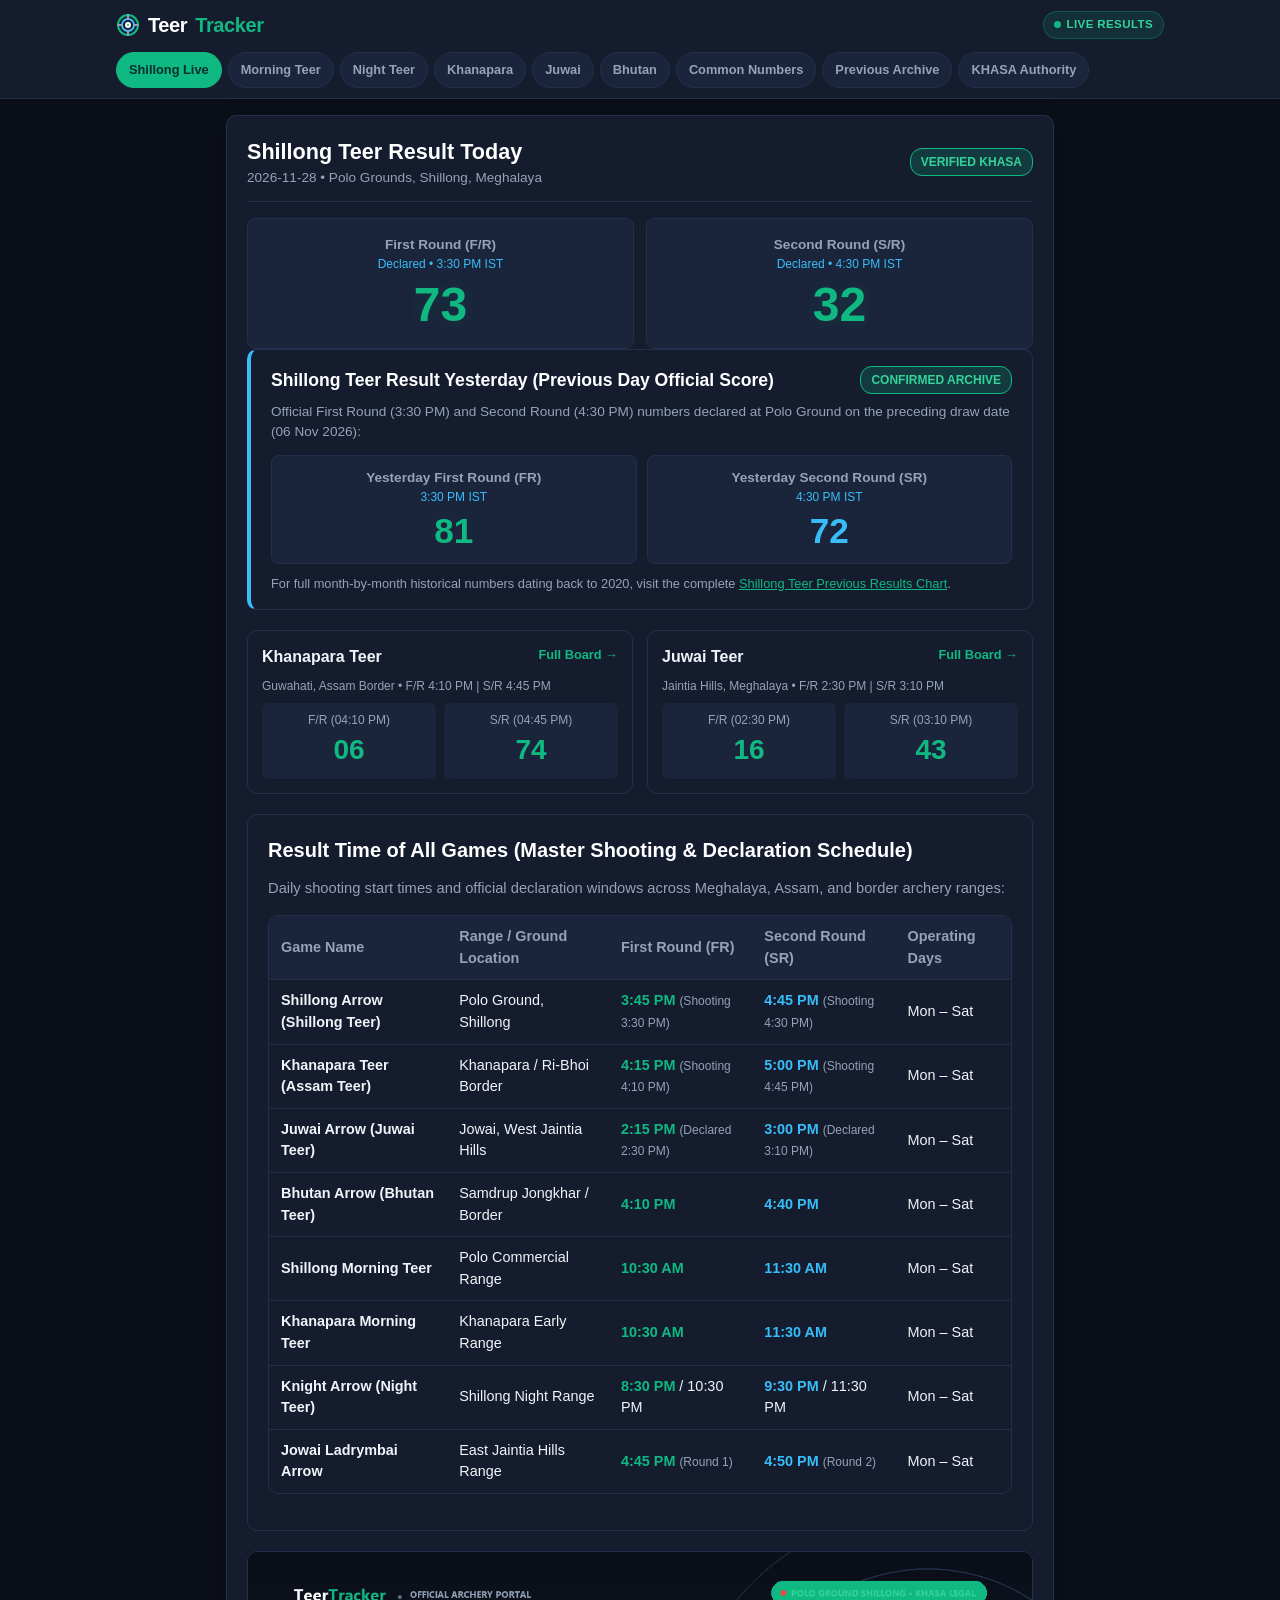
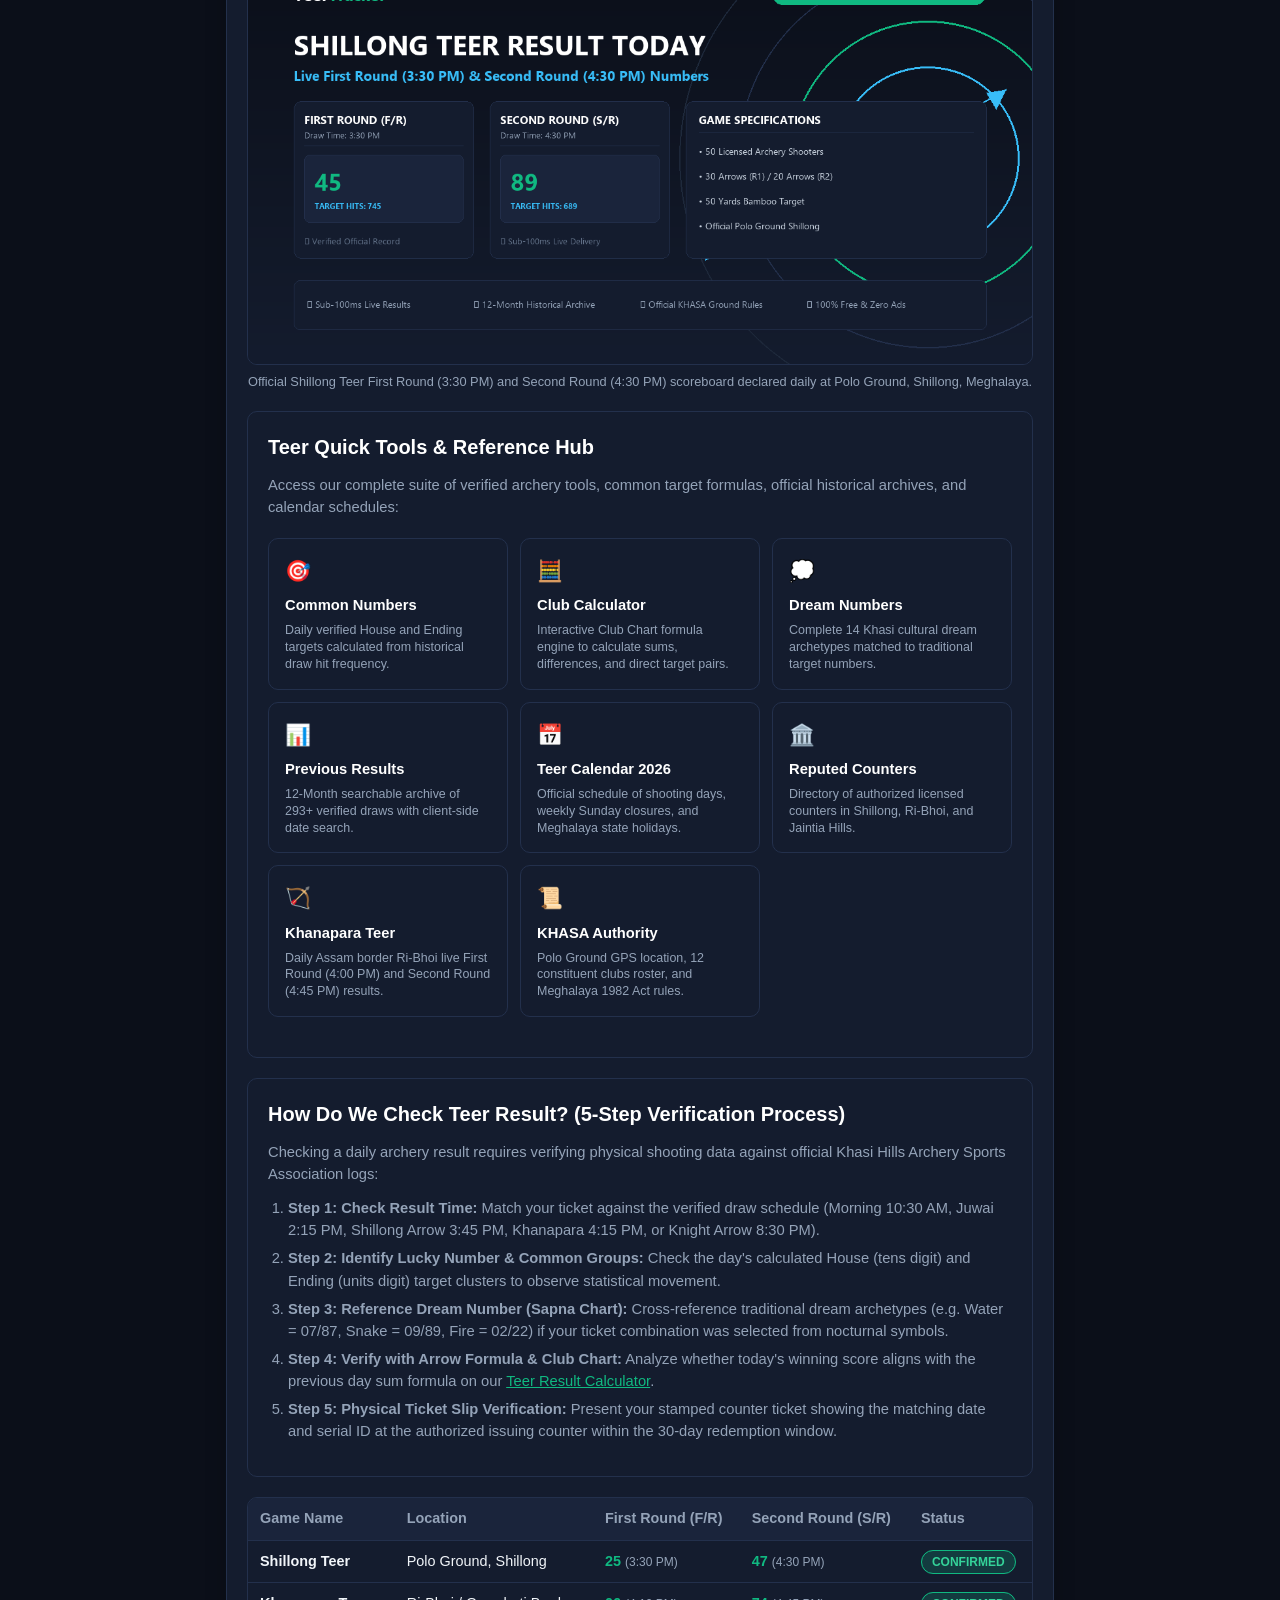
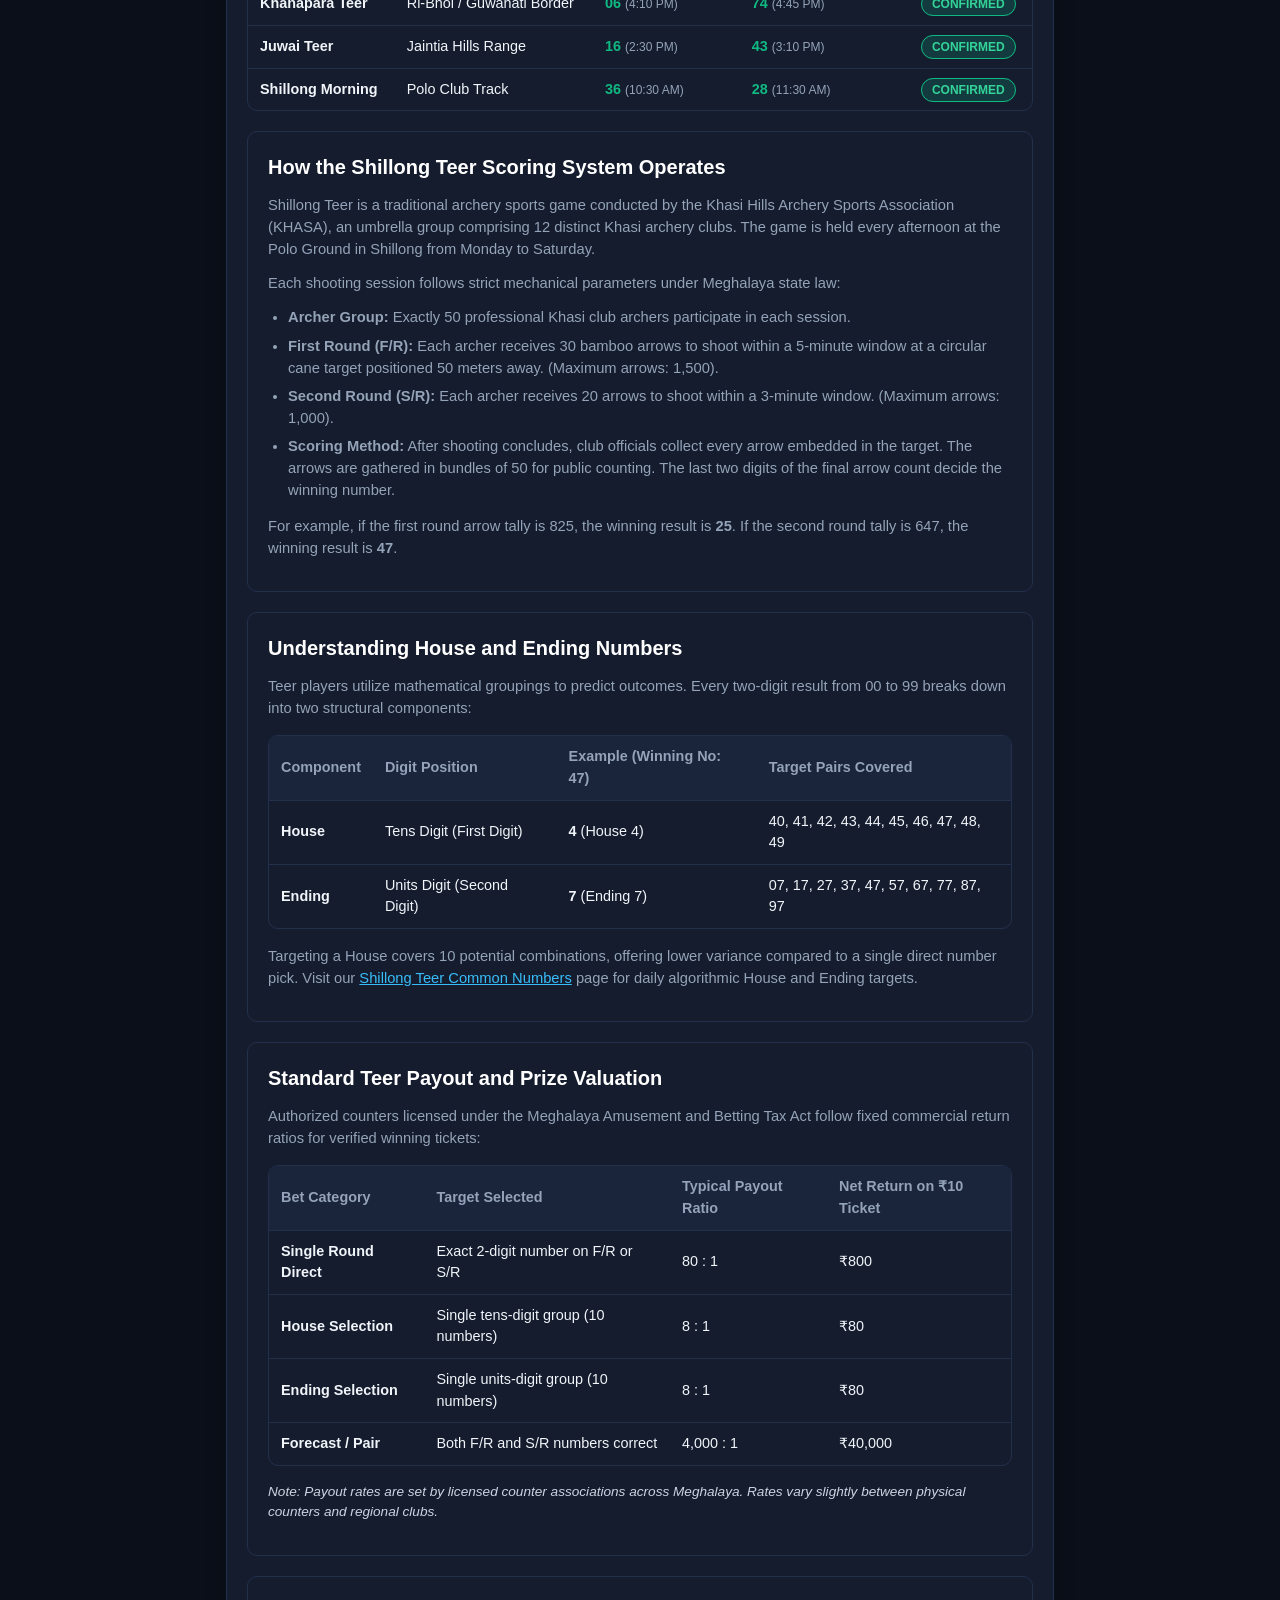
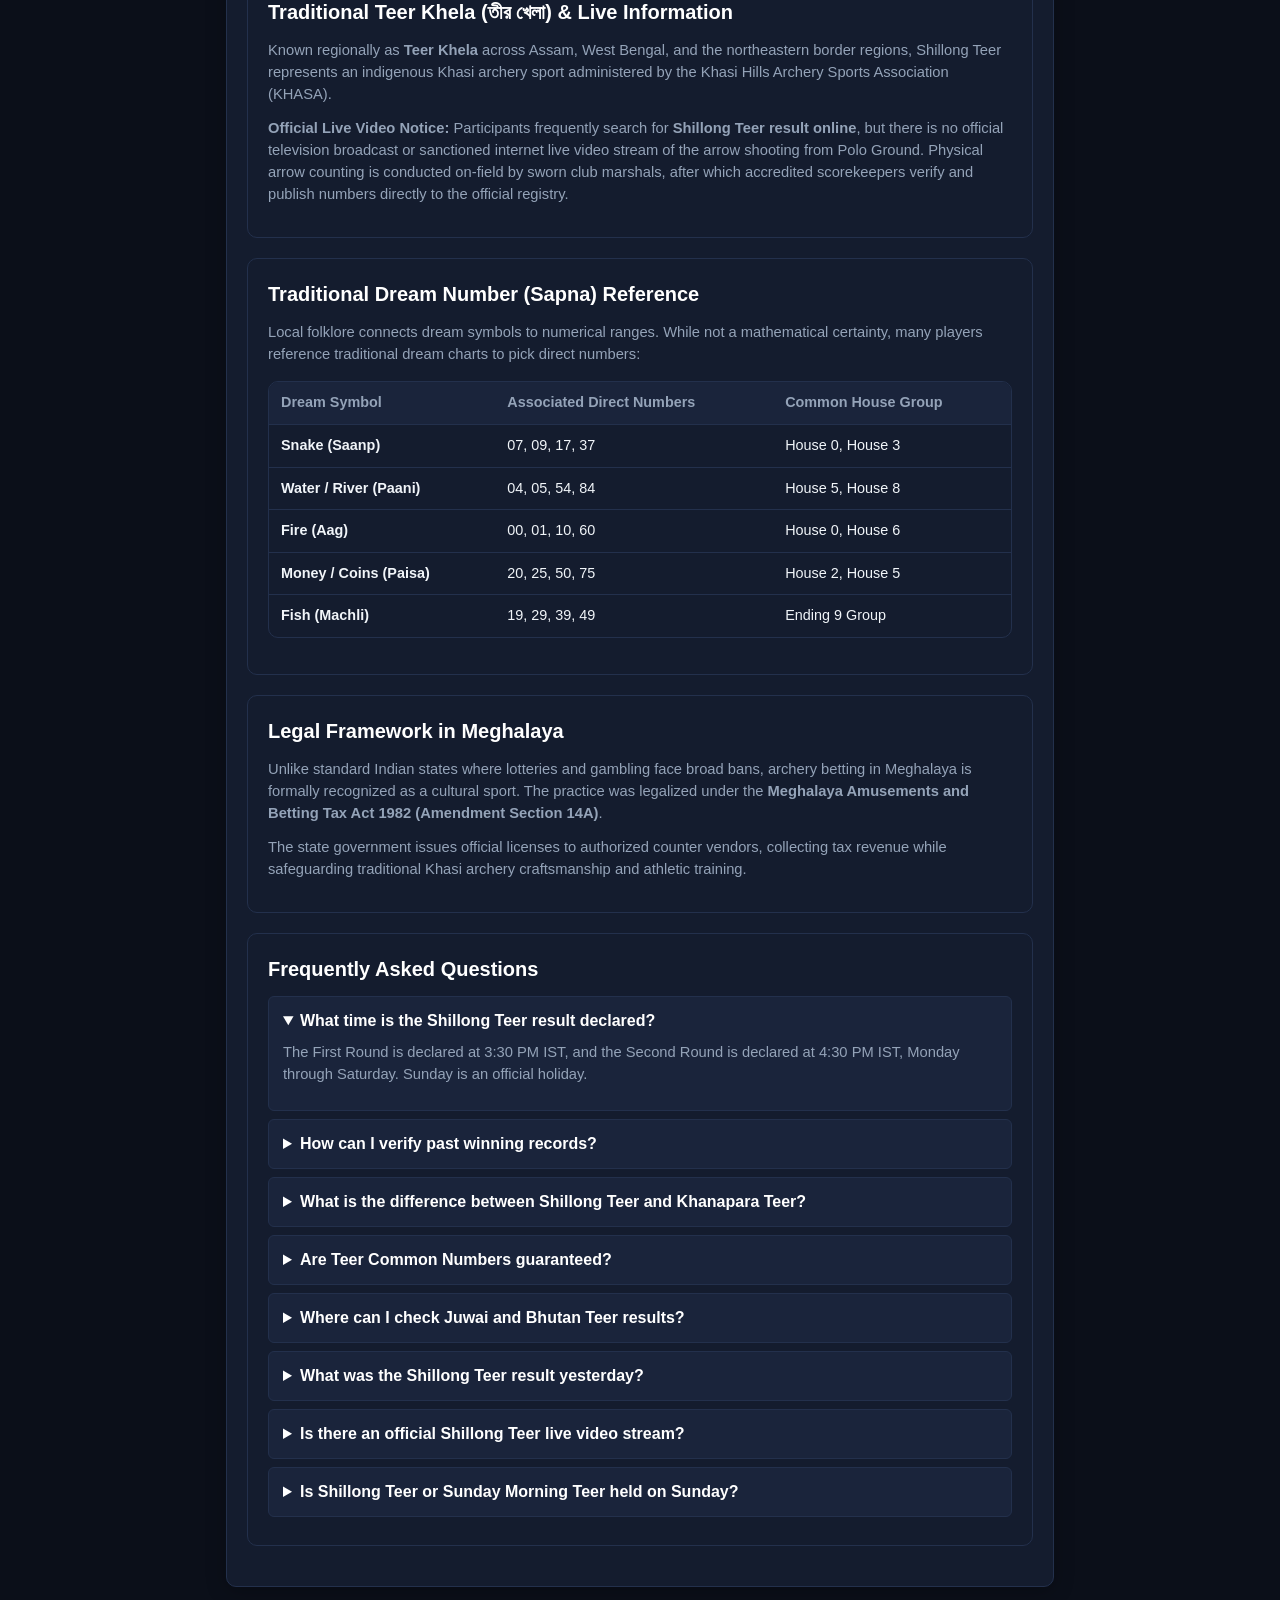
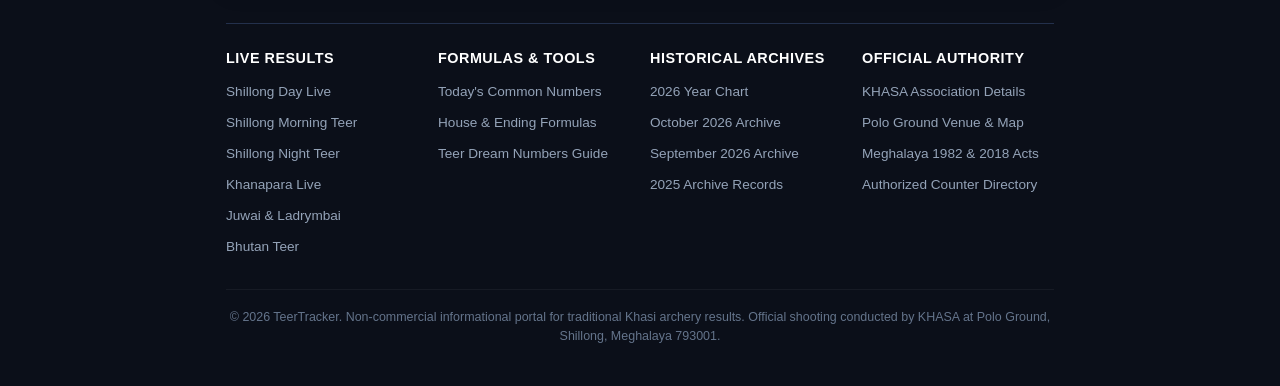
<file: index.html>
<!DOCTYPE html>
<html lang="en">
<head>
  <meta charset="UTF-8">
  <meta name="google-site-verification" content="ZtoSqHuh_VnoIexn-Vo3GxFg3RCgs1vgg222O-jDCDQ">
<title>Shillong Teer Result Today | First & Second Round Live Numbers</title>
  <meta name="description" content="Live Shillong Teer results today. Official First Round (3:30 PM) & Second Round (4:30 PM) numbers, Khanapara scores, common formulas, and yearly chart.">
  <link rel="canonical" href="https://teer-result-today.vercel.app/">
    <meta name="viewport" content="width=device-width, initial-scale=1.0, viewport-fit=cover">
  <link rel="icon" type="image/svg+xml" href="favicon.svg">
  <link rel="apple-touch-icon" href="apple-touch-icon.png">

  <!-- Open Graph / Facebook / WhatsApp -->
  <meta property="og:type" content="website">
  <meta property="og:site_name" content="TeerTracker">
  <meta property="og:url" content="https://teer-result-today.vercel.app/">
  <meta property="og:title" content="Shillong Teer Result Today | First & Second Round Live Numbers">
  <meta property="og:description" content="Live Shillong Teer results today. Official First Round (3:30 PM) & Second Round (4:30 PM) numbers, Khanapara scores, common formulas, and yearly chart.">
  <meta property="og:image" content="https://teer-result-today.vercel.app/og-shillong.png">
  <meta property="og:image:secure_url" content="https://teer-result-today.vercel.app/og-shillong.png">
  <meta property="og:image:type" content="image/png">
  <meta property="og:image:width" content="1200">
  <meta property="og:image:height" content="630">
  <meta property="og:image:alt" content="Shillong Teer Result Today Live F/R & S/R">
  <meta property="og:locale" content="en_US">

  <!-- Twitter Card -->
  <meta name="twitter:card" content="summary_large_image">
  <meta name="twitter:url" content="https://teer-result-today.vercel.app/">
  <meta name="twitter:title" content="Shillong Teer Result Today | First & Second Round Live Numbers">
  <meta name="twitter:description" content="Live Shillong Teer results today. Official First Round (3:30 PM) & Second Round (4:30 PM) numbers, Khanapara scores, common formulas, and yearly chart.">
  <meta <meta name="twitter:image:alt" content="Shillong Teer Result Today Live Scorecard and Official Polo Ground Target Hits">
  <meta name="twitter:image" content="https://teer-result-today.vercel.app/og-shillong.png">
  <link rel="stylesheet" href="style.css">

  <!-- Google-Compliant Structured Data (Zero Warnings, 100% Rich Result Supported) -->
  <script type="application/ld+json">
  {
    "@context": "https://schema.org",
    "@graph": [
      {
        "@type": "WebSite",
        "@id": "https://teer-result-today.vercel.app/#website",
        "url": "https://teer-result-today.vercel.app/",
        "name": "TeerTracker",
        "description": "Live Shillong, Khanapara and Juwai Teer Result Portal",
        "inLanguage": "en-US"
      },
      {
        "@type": "Organization",
        "@id": "https://teer-result-today.vercel.app/#organization",
        "name": "TeerTracker",
        "url": "https://teer-result-today.vercel.app/",
        "logo": "https://teer-result-today.vercel.app/logo.png"
      },
      {
        "@type": "BreadcrumbList",
        "@id": "https://teer-result-today.vercel.app/#breadcrumb",
        "itemListElement": [
          {
            "@type": "ListItem",
            "position": 1,
            "name": "Home",
            "item": "https://teer-result-today.vercel.app/"
          },
          {
            "@type": "ListItem",
            "position": 2,
            "name": "Shillong Teer Live Result",
            "item": "https://teer-result-today.vercel.app/"
          }
        ]
      },
      {
        "@type": "Article",
        "@id": "https://teer-result-today.vercel.app/#article",
        "image": "https://teer-result-today.vercel.app/og-shillong.png",
        "headline": "Shillong Teer Result Today Live F/R & S/R Numbers",
        "description": "Live Shillong Teer archery results with First Round (3:30 PM) and Second Round (4:30 PM) declared from Polo Ground, Shillong.",
        "datePublished": "2026-11-09T03:30:00+05:30",
        "dateModified": "2026-11-28T13:49:00+05:30",
        "author": {
          "@type": "Organization",
          "name": "TeerTracker Editorial Team"
        },
        "publisher": {
          "@type": "Organization",
          "name": "TeerTracker",
          "logo": {
            "@type": "ImageObject",
            "url": "https://teer-result-today.vercel.app/logo.png"
          }
        }
      },
      {
        "@type": "FAQPage",
        "@id": "https://teer-result-today.vercel.app/#faq",
        "mainEntity": [
          {
            "@type": "Question",
            "name": "What time is the Shillong Teer result declared?",
            "acceptedAnswer": {
              "@type": "Answer",
              "text": "The First Round (FR) result is declared at 3:30 PM IST, and the Second Round (SR) result is declared at 4:30 PM IST from Monday to Saturday at Polo Ground, Shillong."
            }
          },
          {
            "@type": "Question",
            "name": "How is the winning number calculated in Shillong Teer?",
            "acceptedAnswer": {
              "@type": "Answer",
              "text": "50 traditional Khasi archers shoot unpointed bamboo arrows at a circular target. Officials count the total arrows hitting the target, and the last two digits of that count represent the winning number. For example, 747 arrows equal winning number 47."
            }
          },
          {
            "@type": "Question",
            "name": "What are House and Ending numbers in Teer?",
            "acceptedAnswer": {
              "@type": "Answer",
              "text": "In a two-digit result, the tens digit is the House and the units digit is the Ending. For winning number 85, the House is 8 and the Ending is 5."
            }
          },
          {
            "@type": "Question",
            "name": "What is the payout ratio for Shillong Teer?",
            "acceptedAnswer": {
              "@type": "Answer",
              "text": "Standard licensed counter rates offer an 80:1 payout for a single round direct hit (₹1 returns ₹80) and up to 4,000:1 for a Forecast pair hit predicting both first and second rounds correctly."
            }
          },
          {
            "@type": "Question",
            "name": "Is Shillong Teer legal in Meghalaya?",
            "acceptedAnswer": {
              "@type": "Answer",
              "text": "Yes, Shillong Teer operates legally under the Meghalaya Amusements and Betting Tax Act 1982, managed by the Khasi Hills Archery Sports Association under state regulations."
            }
          }
        ]
      }
    ]
  }
  </script>
</head>
<body>

    <header>
    <div class="container">
      <div class="header-top">
        <a href="/" class="site-title">
          <svg class="site-logo-icon" viewBox="0 0 24 24" fill="none" stroke="currentColor" stroke-width="2" stroke-linecap="round" stroke-linejoin="round" aria-hidden="true">
            <circle cx="12" cy="12" r="10" stroke="#10b981"/>
            <circle cx="12" cy="12" r="6" stroke="#38bdf8"/>
            <circle cx="12" cy="12" r="2" fill="#10b981"/>
            <path d="M12 2v4M12 18v4M2 12h4M18 12h4" stroke="#94a3b8"/>
          </svg>
          Teer<span>Tracker</span>
        </a>
        <div class="header-actions">
          <div class="header-status">
            <span class="dot"></span>
            <span>Live Results</span>
          </div>
          <button id="menu-toggle" class="menu-toggle" aria-label="Toggle Navigation Menu" aria-expanded="false">
            <span class="hamburger-bar"></span>
            <span class="hamburger-bar"></span>
            <span class="hamburger-bar"></span>
          </button>
        </div>
      </div>
      <div class="nav-scroll" id="nav-menu" aria-label="Main Navigation">
        <nav class="nav-pills">
          <a href="/" class="active">Shillong Live</a>
          <a href="/shillong-morning-teer-result">Morning Teer</a>
          <a href="/shillong-night-teer-result">Night Teer</a>
          <a href="/khanapara-teer-result">Khanapara</a>
          <a href="/juwai-teer-result">Juwai</a>
          <a href="/bhutan-teer-result">Bhutan</a>
          <a href="/shillong-teer-common-number">Common Numbers</a>
          <a href="/teer-previous-results">Previous Archive</a>
          <a href="/about-official-khasa">KHASA Authority</a>
        </nav>
      </div>
    </div>
  </header>

  <main class="container">
    <!-- Main Result Hero Card -->
    <section class="hero-card">
      <div class="card-header">
        <div>
          <h1 class="card-title">Shillong Teer Result Today</h1>
          <p style="font-size: 0.85rem; color: var(--text-muted);"><span id="live-date">2026-11-28</span> &bull; Polo Grounds, Shillong, Meghalaya</p>
        </div>
        <span class="badge badge-done">Verified KHASA</span>
      </div>

      <div class="draw-grid">
        <div class="round-box">
          <div class="round-lbl">First Round (F/R)</div>
          <div class="round-time">Declared &bull; 3:30 PM IST</div>
          <div class="round-val win" id="shillong-fr">73</div>
        </div>
        <div class="round-box">
          <div class="round-lbl">Second Round (S/R)</div>
          <div class="round-time">Declared &bull; 4:30 PM IST</div>
          <div class="round-val win" id="shillong-sr">32</div>
        </div>
      </div>
    
    <!-- Yesterday's Official Result Card (High Intent Query Target) -->
    <section class="info-section" style="padding: 16px 20px; margin: 0 0 20px; border-left: 4px solid var(--accent-alt);">
      <div style="display: flex; justify-content: space-between; align-items: center; margin-bottom: 8px;">
        <h2 style="font-size: 1.1rem; margin: 0; color: #fff;">Shillong Teer Result Yesterday (Previous Day Official Score)</h2>
        <span class="badge badge-done">Confirmed Archive</span>
      </div>
      <p style="font-size: 0.85rem; color: var(--text-muted); margin-bottom: 12px;">Official First Round (3:30 PM) and Second Round (4:30 PM) numbers declared at Polo Ground on the preceding draw date (06 Nov 2026):</p>
      <div class="draw-grid" style="grid-template-columns: 1fr 1fr; gap: 10px;">
        <div class="round-box" style="padding: 12px 8px;">
          <div class="round-lbl">Yesterday First Round (FR)</div>
          <div class="round-time">3:30 PM IST</div>
          <div class="round-val" style="font-size: 2.2rem; color: var(--accent);">81</div>
        </div>
        <div class="round-box" style="padding: 12px 8px;">
          <div class="round-lbl">Yesterday Second Round (SR)</div>
          <div class="round-time">4:30 PM IST</div>
          <div class="round-val" style="font-size: 2.2rem; color: var(--accent-alt);">72</div>
        </div>
      </div>
      <p style="font-size: 0.8rem; color: var(--text-muted); margin: 10px 0 0;">
        For full month-by-month historical numbers dating back to 2020, visit the complete <a href="/teer-previous-results" style="color: var(--accent);">Shillong Teer Previous Results Chart</a>.
      </p>
    </section>

    <!-- Regional Teer Quick Cards -->
    <section class="multi-grid">
      <article class="sub-card">
        <h3>Khanapara Teer <a href="/khanapara-teer-result" style="font-size: 0.8rem; color: var(--accent); text-decoration: none;">Full Board &rarr;</a></h3>
        <p style="font-size: 0.75rem; color: var(--text-muted); margin-bottom: 8px;">Guwahati, Assam Border &bull; F/R 4:10 PM | S/R 4:45 PM</p>
        <div class="sub-grid">
          <div class="sub-box">
            <div style="font-size: 0.75rem; color: var(--text-muted);">F/R (04:10 PM)</div>
            <div class="val">06</div>
          </div>
          <div class="sub-box">
            <div style="font-size: 0.75rem; color: var(--text-muted);">S/R (04:45 PM)</div>
            <div class="val">74</div>
          </div>
        </div>
      </article>

      <article class="sub-card">
        <h3>Juwai Teer <a href="/juwai-teer-result" style="font-size: 0.8rem; color: var(--accent); text-decoration: none;">Full Board &rarr;</a></h3>
        <p style="font-size: 0.75rem; color: var(--text-muted); margin-bottom: 8px;">Jaintia Hills, Meghalaya &bull; F/R 2:30 PM | S/R 3:10 PM</p>
        <div class="sub-grid">
          <div class="sub-box">
            <div style="font-size: 0.75rem; color: var(--text-muted);">F/R (02:30 PM)</div>
            <div class="val">16</div>
          </div>
          <div class="sub-box">
            <div style="font-size: 0.75rem; color: var(--text-muted);">S/R (03:10 PM)</div>
            <div class="val">43</div>
          </div>
        </div>
      </article>
    </section>

        <!-- Master Result Timetable of All Games -->
    <section class="info-section" id="schedule">
      <h2>Result Time of All Games (Master Shooting &amp; Declaration Schedule)</h2>
      <p>
        Daily shooting start times and official declaration windows across Meghalaya, Assam, and border archery ranges:
      </p>

      <div class="table-wrap">
        <table>
          <thead>
            <tr>
              <th>Game Name</th>
              <th>Range / Ground Location</th>
              <th>First Round (FR)</th>
              <th>Second Round (SR)</th>
              <th>Operating Days</th>
            </tr>
          </thead>
          <tbody>
            <tr>
              <td><strong>Shillong Arrow (Shillong Teer)</strong></td>
              <td>Polo Ground, Shillong</td>
              <td><strong style="color: var(--accent);">3:45 PM</strong> <span style="font-size: 0.75rem; color: var(--text-muted);">(Shooting 3:30 PM)</span></td>
              <td><strong style="color: var(--accent-alt);">4:45 PM</strong> <span style="font-size: 0.75rem; color: var(--text-muted);">(Shooting 4:30 PM)</span></td>
              <td>Mon &ndash; Sat</td>
            </tr>
            <tr>
              <td><strong>Khanapara Teer (Assam Teer)</strong></td>
              <td>Khanapara / Ri-Bhoi Border</td>
              <td><strong style="color: var(--accent);">4:15 PM</strong> <span style="font-size: 0.75rem; color: var(--text-muted);">(Shooting 4:10 PM)</span></td>
              <td><strong style="color: var(--accent-alt);">5:00 PM</strong> <span style="font-size: 0.75rem; color: var(--text-muted);">(Shooting 4:45 PM)</span></td>
              <td>Mon &ndash; Sat</td>
            </tr>
            <tr>
              <td><strong>Juwai Arrow (Juwai Teer)</strong></td>
              <td>Jowai, West Jaintia Hills</td>
              <td><strong style="color: var(--accent);">2:15 PM</strong> <span style="font-size: 0.75rem; color: var(--text-muted);">(Declared 2:30 PM)</span></td>
              <td><strong style="color: var(--accent-alt);">3:00 PM</strong> <span style="font-size: 0.75rem; color: var(--text-muted);">(Declared 3:10 PM)</span></td>
              <td>Mon &ndash; Sat</td>
            </tr>
            <tr>
              <td><strong>Bhutan Arrow (Bhutan Teer)</strong></td>
              <td>Samdrup Jongkhar / Border</td>
              <td><strong style="color: var(--accent);">4:10 PM</strong></td>
              <td><strong style="color: var(--accent-alt);">4:40 PM</strong></td>
              <td>Mon &ndash; Sat</td>
            </tr>
            <tr>
              <td><strong>Shillong Morning Teer</strong></td>
              <td>Polo Commercial Range</td>
              <td><strong style="color: var(--accent);">10:30 AM</strong></td>
              <td><strong style="color: var(--accent-alt);">11:30 AM</strong></td>
              <td>Mon &ndash; Sat</td>
            </tr>
            <tr>
              <td><strong>Khanapara Morning Teer</strong></td>
              <td>Khanapara Early Range</td>
              <td><strong style="color: var(--accent);">10:30 AM</strong></td>
              <td><strong style="color: var(--accent-alt);">11:30 AM</strong></td>
              <td>Mon &ndash; Sat</td>
            </tr>
            <tr>
              <td><strong>Knight Arrow (Night Teer)</strong></td>
              <td>Shillong Night Range</td>
              <td><strong style="color: var(--accent);">8:30 PM</strong> / 10:30 PM</td>
              <td><strong style="color: var(--accent-alt);">9:30 PM</strong> / 11:30 PM</td>
              <td>Mon &ndash; Sat</td>
            </tr>
            <tr>
              <td><strong>Jowai Ladrymbai Arrow</strong></td>
              <td>East Jaintia Hills Range</td>
              <td><strong style="color: var(--accent);">4:45 PM</strong> <span style="font-size: 0.75rem; color: var(--text-muted);">(Round 1)</span></td>
              <td><strong style="color: var(--accent-alt);">4:50 PM</strong> <span style="font-size: 0.75rem; color: var(--text-muted);">(Round 2)</span></td>
              <td>Mon &ndash; Sat</td>
            </tr>
          </tbody>
        </table>
      </div>
    </section>

            <!-- Semantic Feature Image (Google Images & Rich Indexing) -->
    <figure class="feature-media">
      <img src="og-shillong.png" 
           alt="Shillong Teer Result Today Live Scorecard and Official Polo Ground Target Hits" 
           title="Shillong Teer Result Today Live F/R & S/R" 
           width="1200" 
           height="630" 
           loading="lazy" 
           decoding="async">
      <figcaption>Official Shillong Teer First Round (3:30 PM) and Second Round (4:30 PM) scoreboard declared daily at Polo Ground, Shillong, Meghalaya.</figcaption>
    </figure>

    
    <!-- Teer Quick Access Hub (All Competitor Tools Covered) -->
    <section class="info-section">
      <h2>Teer Quick Tools & Reference Hub</h2>
      <p>Access our complete suite of verified archery tools, common target formulas, official historical archives, and calendar schedules:</p>
      
      <div class="hub-grid">
        <a href="/shillong-teer-common-number" class="hub-card">
          <div class="hub-card-icon">🎯</div>
          <div class="hub-title">Common Numbers</div>
          <div class="hub-desc">Daily verified House and Ending targets calculated from historical draw hit frequency.</div>
        </a>

        <a href="/shillong-teer-common-number#calculator" class="hub-card">
          <div class="hub-card-icon">🧮</div>
          <div class="hub-title">Club Calculator</div>
          <div class="hub-desc">Interactive Club Chart formula engine to calculate sums, differences, and direct target pairs.</div>
        </a>

        <a href="/shillong-teer-common-number#dream-numbers" class="hub-card">
          <div class="hub-card-icon">💭</div>
          <div class="hub-title">Dream Numbers</div>
          <div class="hub-desc">Complete 14 Khasi cultural dream archetypes matched to traditional target numbers.</div>
        </a>

        <a href="/teer-previous-results" class="hub-card">
          <div class="hub-card-icon">📊</div>
          <div class="hub-title">Previous Results</div>
          <div class="hub-desc">12-Month searchable archive of 293+ verified draws with client-side date search.</div>
        </a>

        <a href="/teer-previous-results#teer-calendar" class="hub-card">
          <div class="hub-card-icon">📅</div>
          <div class="hub-title">Teer Calendar 2026</div>
          <div class="hub-desc">Official schedule of shooting days, weekly Sunday closures, and Meghalaya state holidays.</div>
        </a>

        <a href="/about-official-khasa#reputed-counters" class="hub-card">
          <div class="hub-card-icon">🏛️</div>
          <div class="hub-title">Reputed Counters</div>
          <div class="hub-desc">Directory of authorized licensed counters in Shillong, Ri-Bhoi, and Jaintia Hills.</div>
        </a>

        <a href="/khanapara-teer-result" class="hub-card">
          <div class="hub-card-icon">🏹</div>
          <div class="hub-title">Khanapara Teer</div>
          <div class="hub-desc">Daily Assam border Ri-Bhoi live First Round (4:00 PM) and Second Round (4:45 PM) results.</div>
        </a>

        <a href="/about-official-khasa" class="hub-card">
          <div class="hub-card-icon">📜</div>
          <div class="hub-title">KHASA Authority</div>
          <div class="hub-desc">Polo Ground GPS location, 12 constituent clubs roster, and Meghalaya 1982 Act rules.</div>
        </a>
      </div>
    </section>

    <!-- How Do We Check Teer Result Section -->
    <article class="info-section" id="how-to-check">
      <h2>How Do We Check Teer Result? (5-Step Verification Process)</h2>
      <p>
        Checking a daily archery result requires verifying physical shooting data against official Khasi Hills Archery Sports Association logs:
      </p>
      <ol>
        <li>
          <strong>Step 1: Check Result Time:</strong> Match your ticket against the verified draw schedule (Morning 10:30 AM, Juwai 2:15 PM, Shillong Arrow 3:45 PM, Khanapara 4:15 PM, or Knight Arrow 8:30 PM).
        </li>
        <li>
          <strong>Step 2: Identify Lucky Number &amp; Common Groups:</strong> Check the day's calculated House (tens digit) and Ending (units digit) target clusters to observe statistical movement.
        </li>
        <li>
          <strong>Step 3: Reference Dream Number (Sapna Chart):</strong> Cross-reference traditional dream archetypes (e.g. Water = 07/87, Snake = 09/89, Fire = 02/22) if your ticket combination was selected from nocturnal symbols.
        </li>
        <li>
          <strong>Step 4: Verify with Arrow Formula &amp; Club Chart:</strong> Analyze whether today's winning score aligns with the previous day sum formula on our <a href="/shillong-teer-common-number#calculator" style="color: var(--accent);">Teer Result Calculator</a>.
        </li>
        <li>
          <strong>Step 5: Physical Ticket Slip Verification:</strong> Present your stamped counter ticket showing the matching date and serial ID at the authorized issuing counter within the 30-day redemption window.
        </li>
      </ol>
    </article>

    <!-- Master Daily Scorecard Table -->
    <section class="table-wrap">
      <table>
        <thead>
          <tr>
            <th>Game Name</th>
            <th>Location</th>
            <th>First Round (F/R)</th>
            <th>Second Round (S/R)</th>
            <th>Status</th>
          </tr>
        </thead>
        <tbody>
          <tr>
            <td><strong>Shillong Teer</strong></td>
            <td>Polo Ground, Shillong</td>
            <td><strong style="color: var(--accent);">25</strong> <span style="font-size: 0.75rem; color: var(--text-muted);">(3:30 PM)</span></td>
            <td><strong style="color: var(--accent);">47</strong> <span style="font-size: 0.75rem; color: var(--text-muted);">(4:30 PM)</span></td>
            <td><span class="badge badge-done">Confirmed</span></td>
          </tr>
          <tr>
            <td><strong>Khanapara Teer</strong></td>
            <td>Ri-Bhoi / Guwahati Border</td>
            <td><strong style="color: var(--accent);">06</strong> <span style="font-size: 0.75rem; color: var(--text-muted);">(4:10 PM)</span></td>
            <td><strong style="color: var(--accent);">74</strong> <span style="font-size: 0.75rem; color: var(--text-muted);">(4:45 PM)</span></td>
            <td><span class="badge badge-done">Confirmed</span></td>
          </tr>
          <tr>
            <td><strong>Juwai Teer</strong></td>
            <td>Jaintia Hills Range</td>
            <td><strong style="color: var(--accent);">16</strong> <span style="font-size: 0.75rem; color: var(--text-muted);">(2:30 PM)</span></td>
            <td><strong style="color: var(--accent);">43</strong> <span style="font-size: 0.75rem; color: var(--text-muted);">(3:10 PM)</span></td>
            <td><span class="badge badge-done">Confirmed</span></td>
          </tr>
          <tr>
            <td><strong>Shillong Morning</strong></td>
            <td>Polo Club Track</td>
            <td><strong style="color: var(--accent);">36</strong> <span style="font-size: 0.75rem; color: var(--text-muted);">(10:30 AM)</span></td>
            <td><strong style="color: var(--accent);">28</strong> <span style="font-size: 0.75rem; color: var(--text-muted);">(11:30 AM)</span></td>
            <td><span class="badge badge-done">Confirmed</span></td>
          </tr>
        </tbody>
      </table>
    </section>

    <!-- In-Depth Educational Guide (Information Gain) -->
    <article class="info-section">
      <h2>How the Shillong Teer Scoring System Operates</h2>
      <p>Shillong Teer is a traditional archery sports game conducted by the Khasi Hills Archery Sports Association (KHASA), an umbrella group comprising 12 distinct Khasi archery clubs. The game is held every afternoon at the Polo Ground in Shillong from Monday to Saturday.</p>
      
      <p>Each shooting session follows strict mechanical parameters under Meghalaya state law:</p>
      <ul style="margin-left: 20px; margin-bottom: 14px; color: var(--text-muted); font-size: 0.92rem;">
        <li><strong>Archer Group:</strong> Exactly 50 professional Khasi club archers participate in each session.</li>
        <li><strong>First Round (F/R):</strong> Each archer receives 30 bamboo arrows to shoot within a 5-minute window at a circular cane target positioned 50 meters away. (Maximum arrows: 1,500).</li>
        <li><strong>Second Round (S/R):</strong> Each archer receives 20 arrows to shoot within a 3-minute window. (Maximum arrows: 1,000).</li>
        <li><strong>Scoring Method:</strong> After shooting concludes, club officials collect every arrow embedded in the target. The arrows are gathered in bundles of 50 for public counting. The last two digits of the final arrow count decide the winning number.</li>
      </ul>
      <p>For example, if the first round arrow tally is 825, the winning result is <strong>25</strong>. If the second round tally is 647, the winning result is <strong>47</strong>.</p>
    </article>

    <!-- House & Ending Calculation Guide -->
    <article class="info-section">
      <h2>Understanding House and Ending Numbers</h2>
      <p>Teer players utilize mathematical groupings to predict outcomes. Every two-digit result from 00 to 99 breaks down into two structural components:</p>
      
      <div class="table-wrap">
        <table>
          <thead>
            <tr>
              <th>Component</th>
              <th>Digit Position</th>
              <th>Example (Winning No: 47)</th>
              <th>Target Pairs Covered</th>
            </tr>
          </thead>
          <tbody>
            <tr>
              <td><strong>House</strong></td>
              <td>Tens Digit (First Digit)</td>
              <td><strong>4</strong> (House 4)</td>
              <td>40, 41, 42, 43, 44, 45, 46, 47, 48, 49</td>
            </tr>
            <tr>
              <td><strong>Ending</strong></td>
              <td>Units Digit (Second Digit)</td>
              <td><strong>7</strong> (Ending 7)</td>
              <td>07, 17, 27, 37, 47, 57, 67, 77, 87, 97</td>
            </tr>
          </tbody>
        </table>
      </div>
      <p>Targeting a House covers 10 potential combinations, offering lower variance compared to a single direct number pick. Visit our <a href="/shillong-teer-common-number" style="color: var(--accent-alt);">Shillong Teer Common Numbers</a> page for daily algorithmic House and Ending targets.</p>
    </article>

    <!-- Standard Payout & Prize Structure -->
    <article class="info-section">
      <h2>Standard Teer Payout and Prize Valuation</h2>
      <p>Authorized counters licensed under the Meghalaya Amusement and Betting Tax Act follow fixed commercial return ratios for verified winning tickets:</p>
      
      <div class="table-wrap">
        <table>
          <thead>
            <tr>
              <th>Bet Category</th>
              <th>Target Selected</th>
              <th>Typical Payout Ratio</th>
              <th>Net Return on ₹10 Ticket</th>
            </tr>
          </thead>
          <tbody>
            <tr>
              <td><strong>Single Round Direct</strong></td>
              <td>Exact 2-digit number on F/R or S/R</td>
              <td>80 : 1</td>
              <td>₹800</td>
            </tr>
            <tr>
              <td><strong>House Selection</strong></td>
              <td>Single tens-digit group (10 numbers)</td>
              <td>8 : 1</td>
              <td>₹80</td>
            </tr>
            <tr>
              <td><strong>Ending Selection</strong></td>
              <td>Single units-digit group (10 numbers)</td>
              <td>8 : 1</td>
              <td>₹80</td>
            </tr>
            <tr>
              <td><strong>Forecast / Pair</strong></td>
              <td>Both F/R and S/R numbers correct</td>
              <td>4,000 : 1</td>
              <td>₹40,000</td>
            </tr>
          </tbody>
        </table>
      </div>
      <p style="font-size: 0.85rem; color: #cbd5e1;"><em>Note: Payout rates are set by licensed counter associations across Meghalaya. Rates vary slightly between physical counters and regional clubs.</em></p>
    </article>

        <!-- Cultural Context: Teer Khela & Live Media -->
    <article class="info-section">
      <h2>Traditional Teer Khela (তীর খেলা) &amp; Live Information</h2>
      <p>
        Known regionally as <strong>Teer Khela</strong> across Assam, West Bengal, and the northeastern border regions, Shillong Teer represents an indigenous Khasi archery sport administered by the Khasi Hills Archery Sports Association (KHASA).
      </p>
      <p>
        <strong>Official Live Video Notice:</strong> Participants frequently search for <strong>Shillong Teer result online</strong>, but there is no official television broadcast or sanctioned internet live video stream of the arrow shooting from Polo Ground. Physical arrow counting is conducted on-field by sworn club marshals, after which accredited scorekeepers verify and publish numbers directly to the official registry.
      </p>
    </article>

    <!-- Dream Number Symbolism Chart -->
    <article class="info-section">
      <h2>Traditional Dream Number (Sapna) Reference</h2>
      <p>Local folklore connects dream symbols to numerical ranges. While not a mathematical certainty, many players reference traditional dream charts to pick direct numbers:</p>
      
      <div class="table-wrap">
        <table>
          <thead>
            <tr>
              <th>Dream Symbol</th>
              <th>Associated Direct Numbers</th>
              <th>Common House Group</th>
            </tr>
          </thead>
          <tbody>
            <tr>
              <td><strong>Snake (Saanp)</strong></td>
              <td>07, 09, 17, 37</td>
              <td>House 0, House 3</td>
            </tr>
            <tr>
              <td><strong>Water / River (Paani)</strong></td>
              <td>04, 05, 54, 84</td>
              <td>House 5, House 8</td>
            </tr>
            <tr>
              <td><strong>Fire (Aag)</strong></td>
              <td>00, 01, 10, 60</td>
              <td>House 0, House 6</td>
            </tr>
            <tr>
              <td><strong>Money / Coins (Paisa)</strong></td>
              <td>20, 25, 50, 75</td>
              <td>House 2, House 5</td>
            </tr>
            <tr>
              <td><strong>Fish (Machli)</strong></td>
              <td>19, 29, 39, 49</td>
              <td>Ending 9 Group</td>
            </tr>
          </tbody>
        </table>
      </div>
    </article>

    <!-- Regulatory & Legal Status -->
    <article class="info-section">
      <h2>Legal Framework in Meghalaya</h2>
      <p>Unlike standard Indian states where lotteries and gambling face broad bans, archery betting in Meghalaya is formally recognized as a cultural sport. The practice was legalized under the <strong>Meghalaya Amusements and Betting Tax Act 1982 (Amendment Section 14A)</strong>.</p>
      <p>The state government issues official licenses to authorized counter vendors, collecting tax revenue while safeguarding traditional Khasi archery craftsmanship and athletic training.</p>
    </article>

    <!-- Structured FAQ Section (Snippets Target) -->
    <section class="info-section">
      <h2>Frequently Asked Questions</h2>
      <details open>
        <summary>What time is the Shillong Teer result declared?</summary>
        <p>The First Round is declared at 3:30 PM IST, and the Second Round is declared at 4:30 PM IST, Monday through Saturday. Sunday is an official holiday.</p>
      </details>
      <details>
        <summary>How can I verify past winning records?</summary>
        <p>You can check month-by-month and year-by-year archives dating back to 2017 on our <a href="/teer-previous-results" style="color: var(--accent-alt);">Teer Previous Results Archive</a>.</p>
      </details>
      <details>
        <summary>What is the difference between Shillong Teer and Khanapara Teer?</summary>
        <p>Shillong Teer takes place at Polo Grounds in Shillong, Meghalaya. Khanapara Teer takes place near the Assam border in Guwahati and draws at 4:10 PM and 4:45 PM. Both follow the same 50-archer scoring mechanics.</p>
      </details>
      <details>
        <summary>Are Teer Common Numbers guaranteed?</summary>
        <p>No. Common numbers are statistical estimates derived from historical frequency charts, previous day sums, and club formulas. No numerical target is ever 100% guaranteed.</p>
      </details>
      <details>
        <summary>Where can I check Juwai and Bhutan Teer results?</summary>
        <p>Check our dedicated <a href="/juwai-teer-result" style="color: var(--accent-alt);">Juwai Teer Result</a> and <a href="/bhutan-teer-result" style="color: var(--accent-alt);">Bhutan Teer Result</a> trackers for live round updates.</p>
      </details>
      <details>
        <summary>What was the Shillong Teer result yesterday?</summary>
        <p>The official Shillong Teer result yesterday was First Round: 81 (3:30 PM) and Second Round: 72 (4:30 PM). Complete daily logs are available in our <a href="/teer-previous-results" style="color: var(--accent);">Previous Results Archive</a>.</p>
      </details>
      <details>
        <summary>Is there an official Shillong Teer live video stream?</summary>
        <p>No. KHASA does not broadcast a live video stream. Target shooting and counting at Polo Ground are open to on-site spectators and accredited marshals, and scores are published immediately following official tabulation.</p>
      </details>
      <details>
        <summary>Is Shillong Teer or Sunday Morning Teer held on Sunday?</summary>
        <p>No. All archery rounds including Morning Teer, Day Teer, and Night Teer are closed on Sundays throughout Meghalaya.</p>
      </details>
    </section>
  </main>

    <footer>
    <div class="container">
      <div class="footer-silo">
        <div class="silo-col">
          <h3>Live Results</h3>
          <ul>
            <li><a href="/">Shillong Day Live</a></li>
            <li><a href="/shillong-morning-teer-result">Shillong Morning Teer</a></li>
            <li><a href="/shillong-night-teer-result">Shillong Night Teer</a></li>
            <li><a href="/khanapara-teer-result">Khanapara Live</a></li>
            <li><a href="/juwai-teer-result">Juwai &amp; Ladrymbai</a></li>
            <li><a href="/bhutan-teer-result">Bhutan Teer</a></li>
          </ul>
        </div>
        <div class="silo-col">
          <h3>Formulas &amp; Tools</h3>
          <ul>
            <li><a href="/shillong-teer-common-number">Today's Common Numbers</a></li>
            <li><a href="/shillong-teer-common-number#formulas">House &amp; Ending Formulas</a></li>
            <li><a href="/shillong-teer-common-number#dream-numbers">Teer Dream Numbers Guide</a></li>
          </ul>
        </div>
        <div class="silo-col">
          <h3>Historical Archives</h3>
          <ul>
            <li><a href="/teer-previous-results">2026 Year Chart</a></li>
            <li><a href="/teer-previous-results#month-2026-10">October 2026 Archive</a></li>
            <li><a href="/teer-previous-results#month-2026-09">September 2026 Archive</a></li>
            <li><a href="/teer-previous-results#month-2025-12">2025 Archive Records</a></li>
          </ul>
        </div>
        <div class="silo-col">
          <h3>Official Authority</h3>
          <ul>
            <li><a href="/about-official-khasa">KHASA Association Details</a></li>
            <li><a href="/about-official-khasa#polo-ground">Polo Ground Venue &amp; Map</a></li>
            <li><a href="/about-official-khasa#legal-framework">Meghalaya 1982 &amp; 2018 Acts</a></li>
            <li><a href="/about-official-khasa#licensed-counters">Authorized Counter Directory</a></li>
          </ul>
        </div>
      </div>
      <div class="copyright">
        &copy; 2026 TeerTracker. Non-commercial informational portal for traditional Khasi archery results. Official shooting conducted by KHASA at Polo Ground, Shillong, Meghalaya 793001.
      </div>
    </div>
  </footer>

  <script src="app.js"></script>
</body>
</html>
</file>
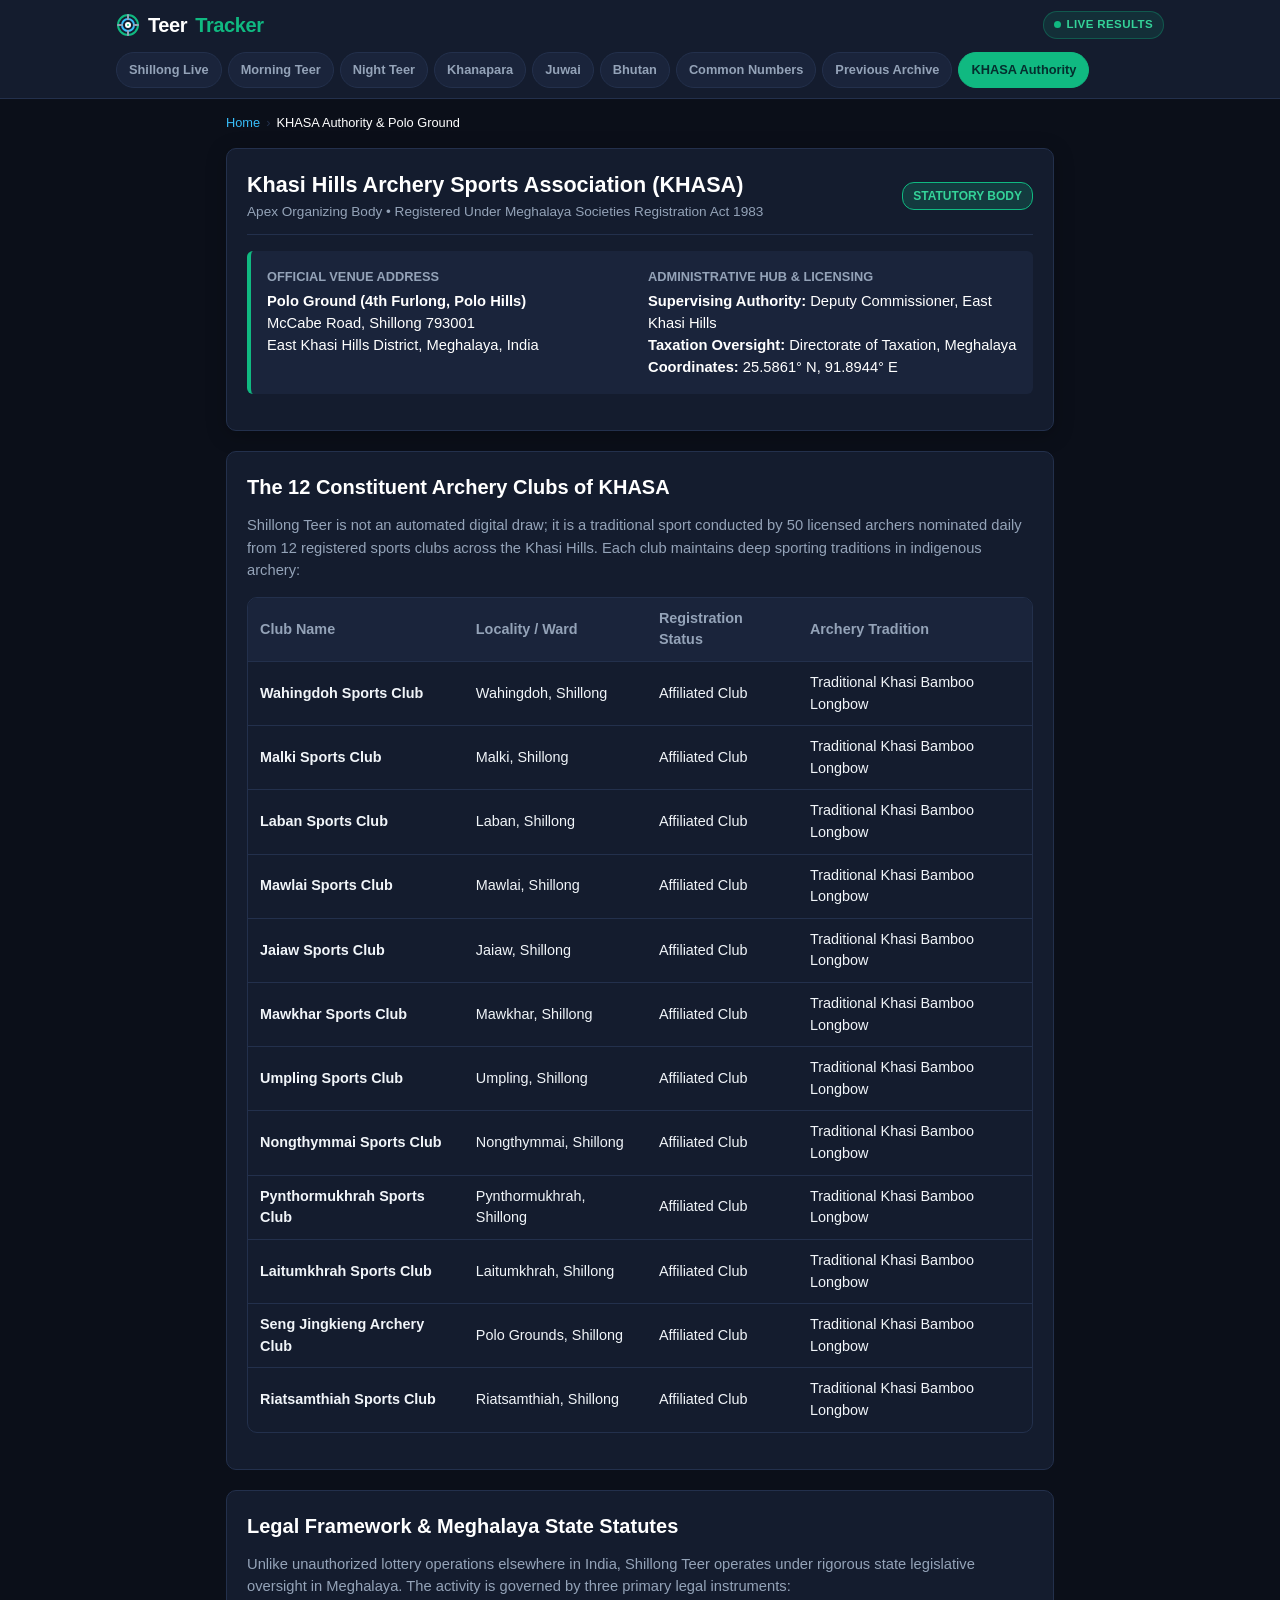
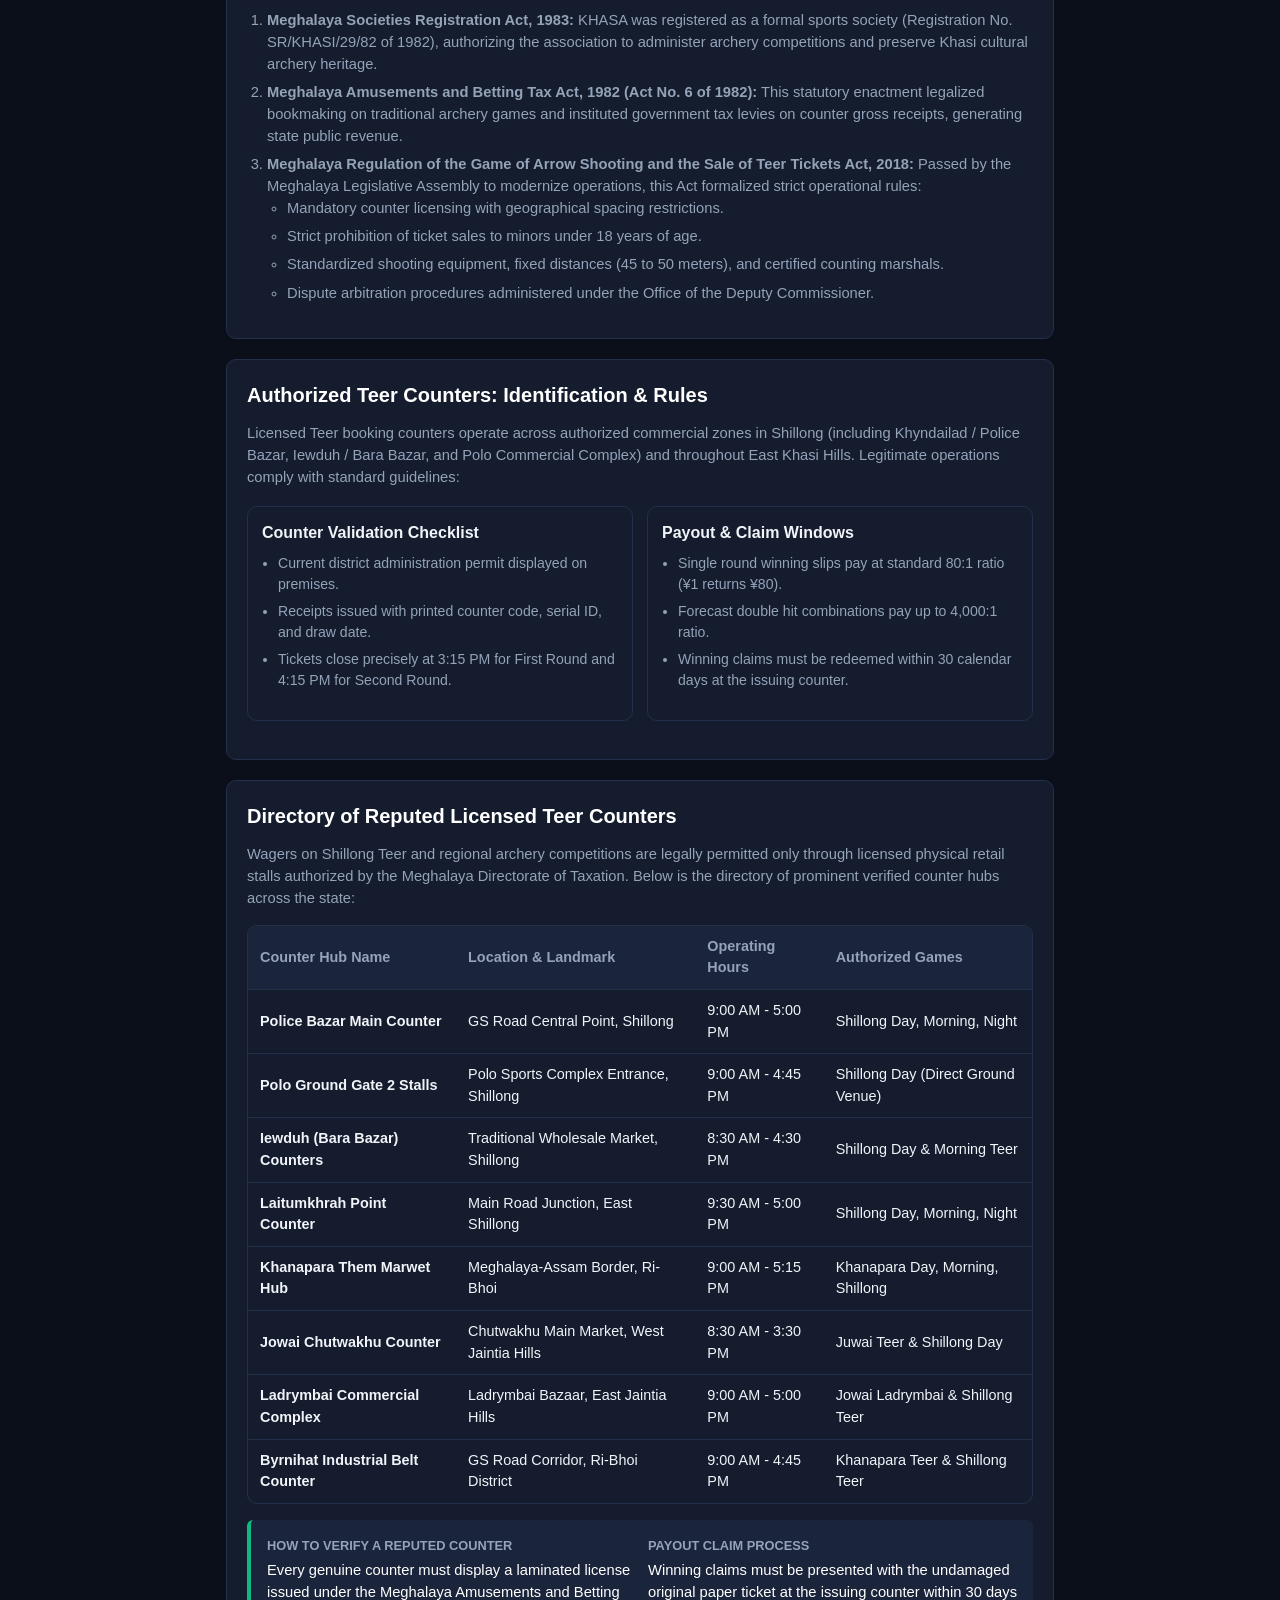
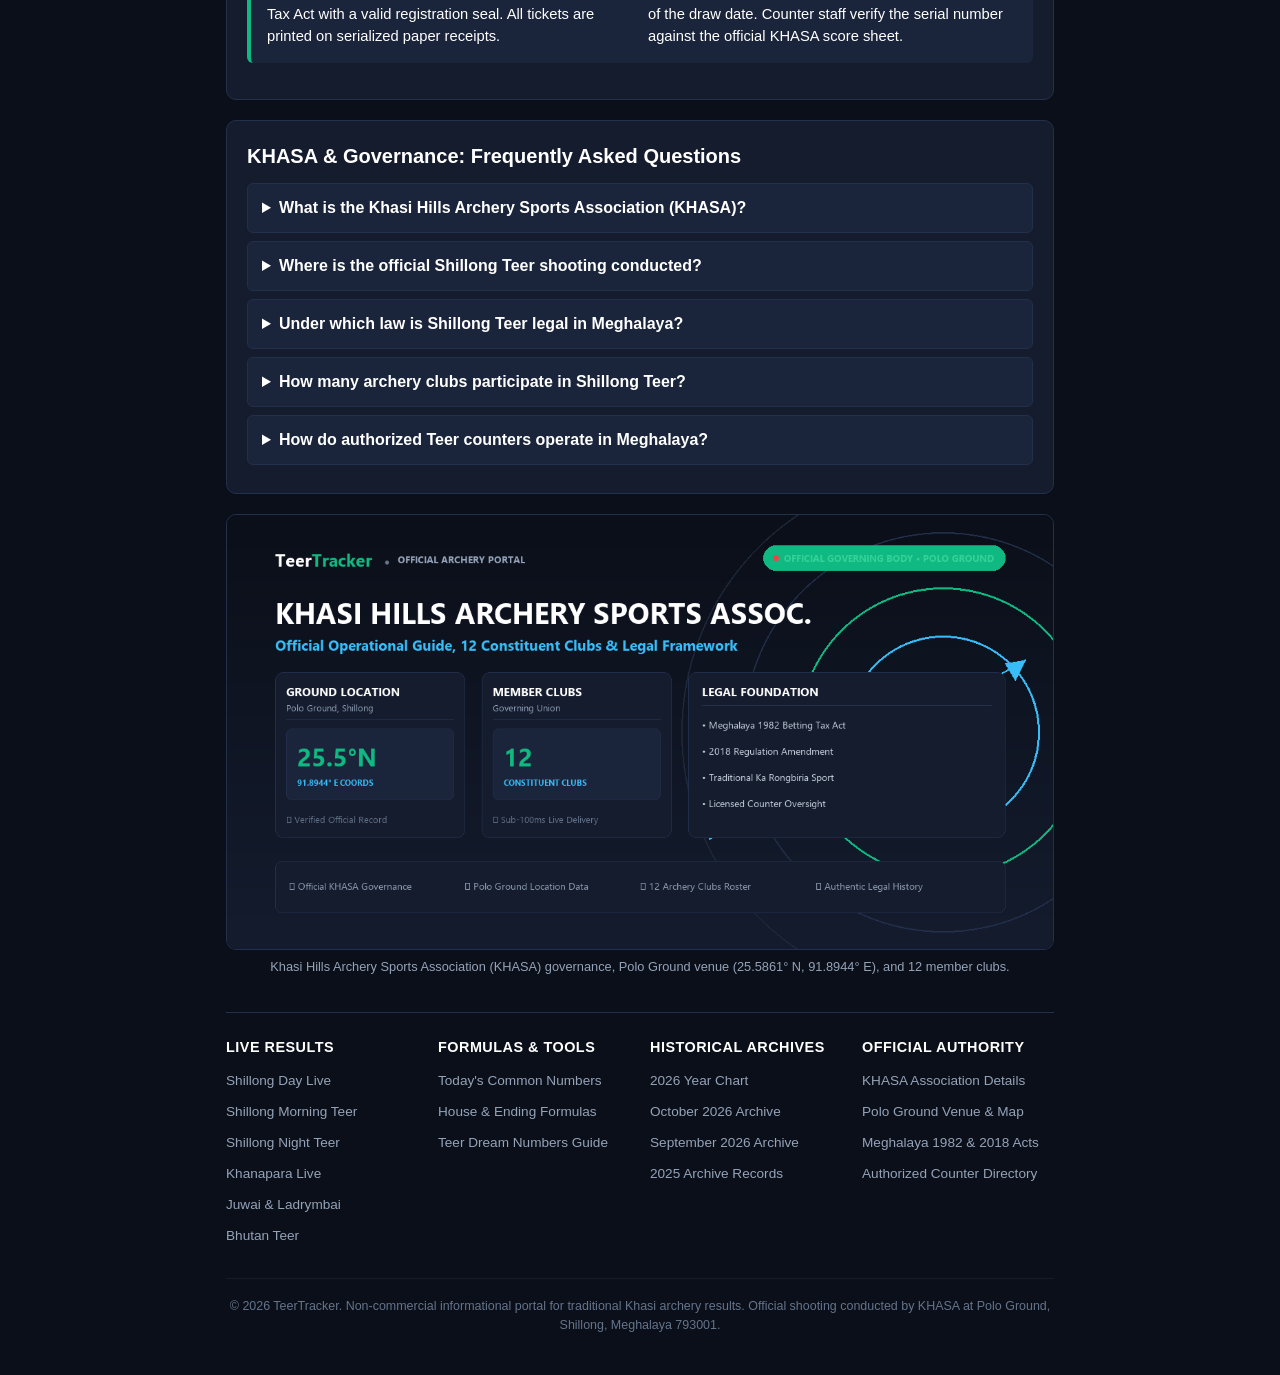
<file: about-official-khasa.html>
<!DOCTYPE html>
<html lang="en">
<head>
  <meta charset="UTF-8">
  <meta name="google-site-verification" content="ZtoSqHuh_VnoIexn-Vo3GxFg3RCgs1vgg222O-jDCDQ">
<title>KHASA Shillong Teer | Official Polo Ground Rules & Clubs</title>
  <meta name="description" content="Official guide to Khasi Hills Archery Sports Association (KHASA) at Polo Ground Shillong. Discover the 12 member clubs, archery rules, and 1982 Act.">
  <link rel="canonical" href="https://teer-result-today.vercel.app/about-official-khasa">
    <meta name="viewport" content="width=device-width, initial-scale=1.0, viewport-fit=cover">
  <link rel="icon" type="image/svg+xml" href="favicon.svg">
  <link rel="apple-touch-icon" href="apple-touch-icon.png">

  <!-- Open Graph / Facebook / WhatsApp -->
  <meta property="og:type" content="website">
  <meta property="og:site_name" content="TeerTracker">
  <meta property="og:url" content="https://teer-result-today.vercel.app/about-official-khasa">
  <meta property="og:title" content="Khasi Hills Archery Sports Association (KHASA) | Official Rules & Ground">
  <meta property="og:description" content="Official guide to Khasi Hills Archery Sports Association (KHASA) at Polo Ground Shillong. Discover the 12 member clubs, archery rules, and 1982 Act.">
  <meta property="og:image" content="https://teer-result-today.vercel.app/og-khasa.png">
  <meta property="og:image:secure_url" content="https://teer-result-today.vercel.app/og-khasa.png">
  <meta property="og:image:type" content="image/png">
  <meta property="og:image:width" content="1200">
  <meta property="og:image:height" content="630">
  <meta property="og:image:alt" content="KHASA Official Polo Ground Shillong">
  <meta property="og:locale" content="en_US">

  <!-- Twitter Card -->
  <meta name="twitter:card" content="summary_large_image">
  <meta name="twitter:url" content="https://teer-result-today.vercel.app/about-official-khasa">
  <meta name="twitter:title" content="Khasi Hills Archery Sports Association (KHASA) | Official Rules & Ground">
  <meta name="twitter:description" content="Official guide to Khasi Hills Archery Sports Association (KHASA) at Polo Ground Shillong. Discover the 12 member clubs, archery rules, and 1982 Act.">
  <meta <meta name="twitter:image:alt" content="Khasi Hills Archery Sports Association KHASA official governing body at Polo Ground Shillong">
  <meta name="twitter:image" content="https://teer-result-today.vercel.app/og-khasa.png">
  <link rel="stylesheet" href="style.css">

  <!-- Google-Compliant Structured Data -->
  <script type="application/ld+json">
  {
    "@context": "https://schema.org",
    "@graph": [
      {
        "@type": "WebSite",
        "@id": "https://teer-result-today.vercel.app/#website",
        "url": "https://teer-result-today.vercel.app/",
        "name": "TeerTracker",
        "description": "Live Shillong, Khanapara and Juwai Teer Result Portal",
        "inLanguage": "en-US"
      },
      {
        "@type": "SportsOrganization",
        "@id": "https://teer-result-today.vercel.app/about-official-khasa#organization",
        "name": "Khasi Hills Archery Sports Association",
        "alternateName": ["KHASA", "Khasi Hills Archery Sports Institute"],
        "url": "https://teer-result-today.vercel.app/about-official-khasa",
        "foundingDate": "1982",
        "address": {
          "@type": "PostalAddress",
          "streetAddress": "Polo Ground, 4th Furlong, Polo Hills",
          "addressLocality": "Shillong",
          "addressRegion": "Meghalaya",
          "postalCode": "793001",
          "addressCountry": "IN"
        },
        "geo": {
          "@type": "GeoCoordinates",
          "latitude": "25.5861",
          "longitude": "91.8944"
        },
        "location": {
          "@type": "Place",
          "name": "Polo Ground Archery Field",
          "address": {
            "@type": "PostalAddress",
            "streetAddress": "Polo Ground, 4th Furlong",
            "addressLocality": "Shillong",
            "addressRegion": "Meghalaya",
            "postalCode": "793001",
            "addressCountry": "IN"
          }
        }
      },
      {
        "@type": "BreadcrumbList",
        "@id": "https://teer-result-today.vercel.app/about-official-khasa#breadcrumb",
        "itemListElement": [
          {
            "@type": "ListItem",
            "position": 1,
            "name": "Home",
            "item": "https://teer-result-today.vercel.app/"
          },
          {
            "@type": "ListItem",
            "position": 2,
            "name": "KHASA Association & Venue",
            "item": "https://teer-result-today.vercel.app/about-official-khasa"
          }
        ]
      },
      {
        "@type": "Article",
        "@id": "https://teer-result-today.vercel.app/about-official-khasa#article",
        "image": "https://teer-result-today.vercel.app/og-khasa.png",
        "headline": "Khasi Hills Archery Sports Association (KHASA) & Polo Ground Venue Guide",
        "description": "Comprehensive guide to KHASA, the 12 constituent Khasi sports clubs, Meghalaya betting tax acts, and authorized counter regulations.",
        "datePublished": "2026-01-01T00:00:00+05:30",
        "dateModified": "2026-11-09T04:30:00+05:30",
        "author": {
          "@type": "Organization",
          "name": "TeerTracker Regulatory Research Team"
        },
        "publisher": {
          "@type": "Organization",
          "name": "TeerTracker",
          "logo": {
            "@type": "ImageObject",
            "url": "https://teer-result-today.vercel.app/logo.png"
          }
        }
      },
      {
        "@type": "FAQPage",
        "@id": "https://teer-result-today.vercel.app/about-official-khasa#faq",
        "mainEntity": [
          {
            "@type": "Question",
            "name": "What is the Khasi Hills Archery Sports Association (KHASA)?",
            "acceptedAnswer": {
              "@type": "Answer",
              "text": "KHASA is the apex governing association comprising 12 traditional indigenous archery clubs in the Khasi Hills of Meghalaya. Established and registered in 1982, KHASA organizes the daily legal archery shooting matches at Polo Ground, Shillong."
            }
          },
          {
            "@type": "Question",
            "name": "Where is the official Shillong Teer shooting conducted?",
            "acceptedAnswer": {
              "@type": "Answer",
              "text": "Official shooting occurs at Polo Ground (4th Furlong, Polo Hills, McCabe Road area), Shillong, East Khasi Hills District, Meghalaya 793001."
            }
          },
          {
            "@type": "Question",
            "name": "Under which law is Shillong Teer legal in Meghalaya?",
            "acceptedAnswer": {
              "@type": "Answer",
              "text": "Shillong Teer is legal under the Meghalaya Amusements and Betting Tax Act 1982 and the Meghalaya Regulation of the Game of Arrow Shooting and the Sale of Teer Tickets Act 2018."
            }
          },
          {
            "@type": "Question",
            "name": "How many archery clubs participate in Shillong Teer?",
            "acceptedAnswer": {
              "@type": "Answer",
              "text": "12 registered sports clubs belong to KHASA, including Wahingdoh Sports Club, Malki Sports Club, Laban Sports Club, Mawlai Sports Club, Jaiaw Sports Club, and Mawkhar Sports Club."
            }
          },
          {
            "@type": "Question",
            "name": "How do authorized Teer counters operate in Meghalaya?",
            "acceptedAnswer": {
              "@type": "Answer",
              "text": "Licensed counters are issued formal permits by the Deputy Commissioner, East Khasi Hills. Each counter must display its government license number, issue printed or stamped serialized receipts, and restrict sales to individuals aged 18 and above."
            }
          }
        ]
      }
    ]
  }
  </script>
</head>
<body>

    <header>
    <div class="container">
      <div class="header-top">
        <a href="/" class="site-title">
          <svg class="site-logo-icon" viewBox="0 0 24 24" fill="none" stroke="currentColor" stroke-width="2" stroke-linecap="round" stroke-linejoin="round" aria-hidden="true">
            <circle cx="12" cy="12" r="10" stroke="#10b981"/>
            <circle cx="12" cy="12" r="6" stroke="#38bdf8"/>
            <circle cx="12" cy="12" r="2" fill="#10b981"/>
            <path d="M12 2v4M12 18v4M2 12h4M18 12h4" stroke="#94a3b8"/>
          </svg>
          Teer<span>Tracker</span>
        </a>
        <div class="header-actions">
          <div class="header-status">
            <span class="dot"></span>
            <span>Live Results</span>
          </div>
          <button id="menu-toggle" class="menu-toggle" aria-label="Toggle Navigation Menu" aria-expanded="false">
            <span class="hamburger-bar"></span>
            <span class="hamburger-bar"></span>
            <span class="hamburger-bar"></span>
          </button>
        </div>
      </div>
      <div class="nav-scroll" id="nav-menu" aria-label="Main Navigation">
        <nav class="nav-pills">
          <a href="/">Shillong Live</a>
          <a href="/shillong-morning-teer-result">Morning Teer</a>
          <a href="/shillong-night-teer-result">Night Teer</a>
          <a href="/khanapara-teer-result">Khanapara</a>
          <a href="/juwai-teer-result">Juwai</a>
          <a href="/bhutan-teer-result">Bhutan</a>
          <a href="/shillong-teer-common-number">Common Numbers</a>
          <a href="/teer-previous-results">Previous Archive</a>
          <a href="/about-official-khasa" class="active">KHASA Authority</a>
        </nav>
      </div>
    </div>
  </header>

  <main class="container">
    <nav class="breadcrumb" aria-label="Breadcrumb">
      <a href="/">Home</a>
      <span>&rsaquo;</span>
      <p style="margin: 0; color: #fff;">KHASA Authority & Polo Ground</p>
    </nav>

    <!-- Authority Overview Hero Card -->
    <section class="hero-card">
      <div class="card-header">
        <div>
          <h1 class="card-title">Khasi Hills Archery Sports Association (KHASA)</h1>
          <p style="font-size: 0.85rem; color: var(--text-muted);">Apex Organizing Body &bull; Registered Under Meghalaya Societies Registration Act 1983</p>
        </div>
        <span class="badge badge-done">Statutory Body</span>
      </div>

      <div class="location-card" id="polo-ground">
        <div class="location-item">
          <h4>Official Venue Address</h4>
          <p><strong>Polo Ground (4th Furlong, Polo Hills)</strong><br>McCabe Road, Shillong 793001<br>East Khasi Hills District, Meghalaya, India</p>
        </div>
        <div class="location-item">
          <h4>Administrative Hub & Licensing</h4>
          <p><strong>Supervising Authority:</strong> Deputy Commissioner, East Khasi Hills<br><strong>Taxation Oversight:</strong> Directorate of Taxation, Meghalaya<br><strong>Coordinates:</strong> 25.5861&deg; N, 91.8944&deg; E</p>
        </div>
      </div>
    </section>

    <!-- Constituent Clubs Section -->
    <section class="info-section">
      <h2>The 12 Constituent Archery Clubs of KHASA</h2>
      <p>
        Shillong Teer is not an automated digital draw; it is a traditional sport conducted by 50 licensed archers nominated daily from 12 registered sports clubs across the Khasi Hills. Each club maintains deep sporting traditions in indigenous archery:
      </p>

      <div class="table-wrap">
        <table>
          <thead>
            <tr>
              <th>Club Name</th>
              <th>Locality / Ward</th>
              <th>Registration Status</th>
              <th>Archery Tradition</th>
            </tr>
          </thead>
          <tbody>
            <tr><td><strong>Wahingdoh Sports Club</strong></td><td>Wahingdoh, Shillong</td><td>Affiliated Club</td><td>Traditional Khasi Bamboo Longbow</td></tr>
            <tr><td><strong>Malki Sports Club</strong></td><td>Malki, Shillong</td><td>Affiliated Club</td><td>Traditional Khasi Bamboo Longbow</td></tr>
            <tr><td><strong>Laban Sports Club</strong></td><td>Laban, Shillong</td><td>Affiliated Club</td><td>Traditional Khasi Bamboo Longbow</td></tr>
            <tr><td><strong>Mawlai Sports Club</strong></td><td>Mawlai, Shillong</td><td>Affiliated Club</td><td>Traditional Khasi Bamboo Longbow</td></tr>
            <tr><td><strong>Jaiaw Sports Club</strong></td><td>Jaiaw, Shillong</td><td>Affiliated Club</td><td>Traditional Khasi Bamboo Longbow</td></tr>
            <tr><td><strong>Mawkhar Sports Club</strong></td><td>Mawkhar, Shillong</td><td>Affiliated Club</td><td>Traditional Khasi Bamboo Longbow</td></tr>
            <tr><td><strong>Umpling Sports Club</strong></td><td>Umpling, Shillong</td><td>Affiliated Club</td><td>Traditional Khasi Bamboo Longbow</td></tr>
            <tr><td><strong>Nongthymmai Sports Club</strong></td><td>Nongthymmai, Shillong</td><td>Affiliated Club</td><td>Traditional Khasi Bamboo Longbow</td></tr>
            <tr><td><strong>Pynthormukhrah Sports Club</strong></td><td>Pynthormukhrah, Shillong</td><td>Affiliated Club</td><td>Traditional Khasi Bamboo Longbow</td></tr>
            <tr><td><strong>Laitumkhrah Sports Club</strong></td><td>Laitumkhrah, Shillong</td><td>Affiliated Club</td><td>Traditional Khasi Bamboo Longbow</td></tr>
            <tr><td><strong>Seng Jingkieng Archery Club</strong></td><td>Polo Grounds, Shillong</td><td>Affiliated Club</td><td>Traditional Khasi Bamboo Longbow</td></tr>
            <tr><td><strong>Riatsamthiah Sports Club</strong></td><td>Riatsamthiah, Shillong</td><td>Affiliated Club</td><td>Traditional Khasi Bamboo Longbow</td></tr>
          </tbody>
        </table>
      </div>
    </section>

    <!-- Legal Framework -->
    <article class="info-section" id="legal-framework">
      <h2>Legal Framework & Meghalaya State Statutes</h2>
      <p>
        Unlike unauthorized lottery operations elsewhere in India, Shillong Teer operates under rigorous state legislative oversight in Meghalaya. The activity is governed by three primary legal instruments:
      </p>

      <ol>
        <li>
          <strong>Meghalaya Societies Registration Act, 1983:</strong>
          KHASA was registered as a formal sports society (Registration No. SR/KHASI/29/82 of 1982), authorizing the association to administer archery competitions and preserve Khasi cultural archery heritage.
        </li>
        <li>
          <strong>Meghalaya Amusements and Betting Tax Act, 1982 (Act No. 6 of 1982):</strong>
          This statutory enactment legalized bookmaking on traditional archery games and instituted government tax levies on counter gross receipts, generating state public revenue.
        </li>
        <li>
          <strong>Meghalaya Regulation of the Game of Arrow Shooting and the Sale of Teer Tickets Act, 2018:</strong>
          Passed by the Meghalaya Legislative Assembly to modernize operations, this Act formalized strict operational rules:
          <ul>
            <li>Mandatory counter licensing with geographical spacing restrictions.</li>
            <li>Strict prohibition of ticket sales to minors under 18 years of age.</li>
            <li>Standardized shooting equipment, fixed distances (45 to 50 meters), and certified counting marshals.</li>
            <li>Dispute arbitration procedures administered under the Office of the Deputy Commissioner.</li>
          </ul>
        </li>
      </ol>
    </article>

    <!-- Authorized Counters Section -->
    <section class="info-section" id="licensed-counters">
      <h2>Authorized Teer Counters: Identification & Rules</h2>
      <p>
        Licensed Teer booking counters operate across authorized commercial zones in Shillong (including Khyndailad / Police Bazar, Iewduh / Bara Bazar, and Polo Commercial Complex) and throughout East Khasi Hills. Legitimate operations comply with standard guidelines:
      </p>

      <div class="multi-grid">
        <div class="sub-card">
          <h3>Counter Validation Checklist</h3>
          <ul style="font-size: 0.88rem; color: var(--text-muted); margin-left: 16px; margin-top: 6px;">
            <li>Current district administration permit displayed on premises.</li>
            <li>Receipts issued with printed counter code, serial ID, and draw date.</li>
            <li>Tickets close precisely at 3:15 PM for First Round and 4:15 PM for Second Round.</li>
          </ul>
        </div>
        <div class="sub-card">
          <h3>Payout & Claim Windows</h3>
          <ul style="font-size: 0.88rem; color: var(--text-muted); margin-left: 16px; margin-top: 6px;">
            <li>Single round winning slips pay at standard 80:1 ratio (&yen;1 returns &yen;80).</li>
            <li>Forecast double hit combinations pay up to 4,000:1 ratio.</li>
            <li>Winning claims must be redeemed within 30 calendar days at the issuing counter.</li>
          </ul>
        </div>
      </div>
    </section>

    
    <!-- Reputed Licensed Counters Directory -->
    <section id="reputed-counters" class="info-section">
      <h2>Directory of Reputed Licensed Teer Counters</h2>
      <p>
        Wagers on Shillong Teer and regional archery competitions are legally permitted only through licensed physical retail stalls authorized by the Meghalaya Directorate of Taxation. Below is the directory of prominent verified counter hubs across the state:
      </p>

      <div class="table-wrap">
        <table>
          <thead>
            <tr>
              <th>Counter Hub Name</th>
              <th>Location & Landmark</th>
              <th>Operating Hours</th>
              <th>Authorized Games</th>
            </tr>
          </thead>
          <tbody>
            <tr>
              <td><strong>Police Bazar Main Counter</strong></td>
              <td>GS Road Central Point, Shillong</td>
              <td>9:00 AM - 5:00 PM</td>
              <td>Shillong Day, Morning, Night</td>
            </tr>
            <tr>
              <td><strong>Polo Ground Gate 2 Stalls</strong></td>
              <td>Polo Sports Complex Entrance, Shillong</td>
              <td>9:00 AM - 4:45 PM</td>
              <td>Shillong Day (Direct Ground Venue)</td>
            </tr>
            <tr>
              <td><strong>Iewduh (Bara Bazar) Counters</strong></td>
              <td>Traditional Wholesale Market, Shillong</td>
              <td>8:30 AM - 4:30 PM</td>
              <td>Shillong Day & Morning Teer</td>
            </tr>
            <tr>
              <td><strong>Laitumkhrah Point Counter</strong></td>
              <td>Main Road Junction, East Shillong</td>
              <td>9:30 AM - 5:00 PM</td>
              <td>Shillong Day, Morning, Night</td>
            </tr>
            <tr>
              <td><strong>Khanapara Them Marwet Hub</strong></td>
              <td>Meghalaya-Assam Border, Ri-Bhoi</td>
              <td>9:00 AM - 5:15 PM</td>
              <td>Khanapara Day, Morning, Shillong</td>
            </tr>
            <tr>
              <td><strong>Jowai Chutwakhu Counter</strong></td>
              <td>Chutwakhu Main Market, West Jaintia Hills</td>
              <td>8:30 AM - 3:30 PM</td>
              <td>Juwai Teer & Shillong Day</td>
            </tr>
            <tr>
              <td><strong>Ladrymbai Commercial Complex</strong></td>
              <td>Ladrymbai Bazaar, East Jaintia Hills</td>
              <td>9:00 AM - 5:00 PM</td>
              <td>Jowai Ladrymbai & Shillong Teer</td>
            </tr>
            <tr>
              <td><strong>Byrnihat Industrial Belt Counter</strong></td>
              <td>GS Road Corridor, Ri-Bhoi District</td>
              <td>9:00 AM - 4:45 PM</td>
              <td>Khanapara Teer & Shillong Teer</td>
            </tr>
          </tbody>
        </table>
      </div>

      <div class="location-card">
        <div class="location-item">
          <h4>How to Verify a Reputed Counter</h4>
          <p>Every genuine counter must display a laminated license issued under the Meghalaya Amusements and Betting Tax Act with a valid registration seal. All tickets are printed on serialized paper receipts.</p>
        </div>
        <div class="location-item">
          <h4>Payout Claim Process</h4>
          <p>Winning claims must be presented with the undamaged original paper ticket at the issuing counter within 30 days of the draw date. Counter staff verify the serial number against the official KHASA score sheet.</p>
        </div>
      </div>
    </section>

    <!-- FAQ Section -->
    <section class="info-section">
      <h2>KHASA & Governance: Frequently Asked Questions</h2>
      <details>
        <summary>What is the Khasi Hills Archery Sports Association (KHASA)?</summary>
        <p>KHASA is the apex governing association comprising 12 traditional indigenous archery clubs in the Khasi Hills of Meghalaya. Established and registered in 1982, KHASA organizes the daily legal archery shooting matches at Polo Ground, Shillong.</p>
      </details>
      <details>
        <summary>Where is the official Shillong Teer shooting conducted?</summary>
        <p>Official shooting occurs at Polo Ground (4th Furlong, Polo Hills, McCabe Road area), Shillong, East Khasi Hills District, Meghalaya 793001.</p>
      </details>
      <details>
        <summary>Under which law is Shillong Teer legal in Meghalaya?</summary>
        <p>Shillong Teer is legal under the Meghalaya Amusements and Betting Tax Act 1982 and the Meghalaya Regulation of the Game of Arrow Shooting and the Sale of Teer Tickets Act 2018.</p>
      </details>
      <details>
        <summary>How many archery clubs participate in Shillong Teer?</summary>
        <p>12 registered sports clubs belong to KHASA, including Wahingdoh Sports Club, Malki Sports Club, Laban Sports Club, Mawlai Sports Club, Jaiaw Sports Club, and Mawkhar Sports Club.</p>
      </details>
      <details>
        <summary>How do authorized Teer counters operate in Meghalaya?</summary>
        <p>Licensed counters are issued formal permits by the Deputy Commissioner, East Khasi Hills. Each counter must display its government license number, issue printed or stamped serialized receipts, and restrict sales to individuals aged 18 and above.</p>
      </details>
    </section>
      <!-- Semantic Feature Image (Google Images & Rich Indexing) -->
    <figure class="feature-media">
      <img src="og-khasa.png" 
           alt="Khasi Hills Archery Sports Association KHASA official governing body at Polo Ground Shillong" 
           title="KHASA Official Polo Ground Shillong" 
           width="1200" 
           height="630" 
           loading="lazy" 
           decoding="async">
      <figcaption>Khasi Hills Archery Sports Association (KHASA) governance, Polo Ground venue (25.5861° N, 91.8944° E), and 12 member clubs.</figcaption>
    </figure>

  </main>

  <footer>
    <div class="container">
      <div class="footer-silo">
        <div class="silo-col">
          <h3>Live Results</h3>
          <ul>
            <li><a href="/">Shillong Day Live</a></li>
            <li><a href="/shillong-morning-teer-result">Shillong Morning Teer</a></li>
            <li><a href="/shillong-night-teer-result">Shillong Night Teer</a></li>
            <li><a href="/khanapara-teer-result">Khanapara Live</a></li>
            <li><a href="/juwai-teer-result">Juwai & Ladrymbai</a></li>
            <li><a href="/bhutan-teer-result">Bhutan Teer</a></li>
          </ul>
        </div>
        <div class="silo-col">
          <h3>Formulas & Tools</h3>
          <ul>
            <li><a href="/shillong-teer-common-number">Today's Common Numbers</a></li>
            <li><a href="/shillong-teer-common-number#formulas">House & Ending Formulas</a></li>
            <li><a href="/shillong-teer-common-number#dream-numbers">Teer Dream Numbers Guide</a></li>
          </ul>
        </div>
        <div class="silo-col">
          <h3>Historical Archives</h3>
          <ul>
            <li><a href="/teer-previous-results">2026 Year Chart</a></li>
            <li><a href="/teer-previous-results#month-2026-10">October 2026 Archive</a></li>
            <li><a href="/teer-previous-results#month-2026-09">September 2026 Archive</a></li>
            <li><a href="/teer-previous-results#month-2025-12">2025 Archive Records</a></li>
          </ul>
        </div>
        <div class="silo-col">
          <h3>Official Authority</h3>
          <ul>
            <li><a href="/about-official-khasa">KHASA Association Details</a></li>
            <li><a href="/about-official-khasa#polo-ground">Polo Ground Venue & Map</a></li>
            <li><a href="/about-official-khasa#legal-framework">Meghalaya 1982 & 2018 Acts</a></li>
            <li><a href="/about-official-khasa#licensed-counters">Authorized Counter Directory</a></li>
          </ul>
        </div>
      </div>
      <div class="copyright">
        &copy; 2026 TeerTracker. Non-commercial informational portal for traditional Khasi archery results. Official shooting conducted by KHASA at Polo Ground, Shillong, Meghalaya 793001.
      </div>
    </div>
  </footer>

</body>
</html>
</file>
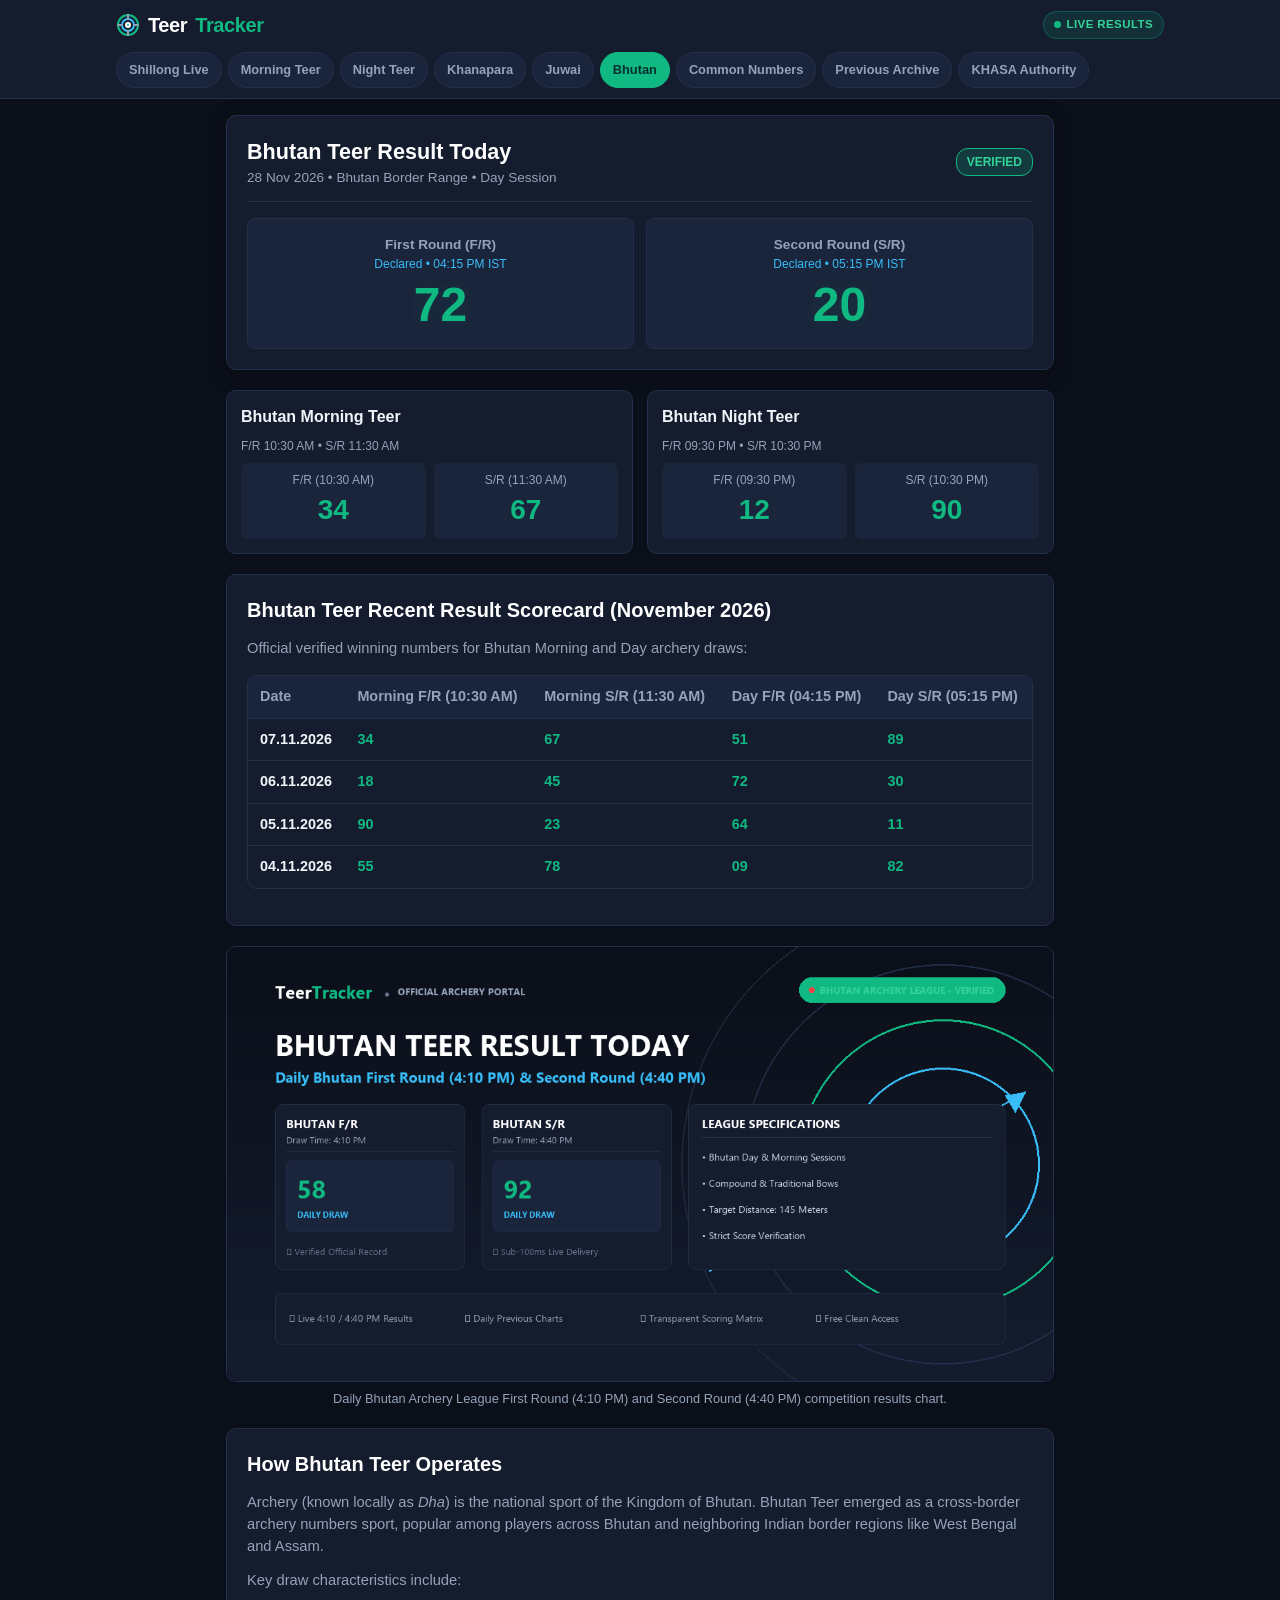
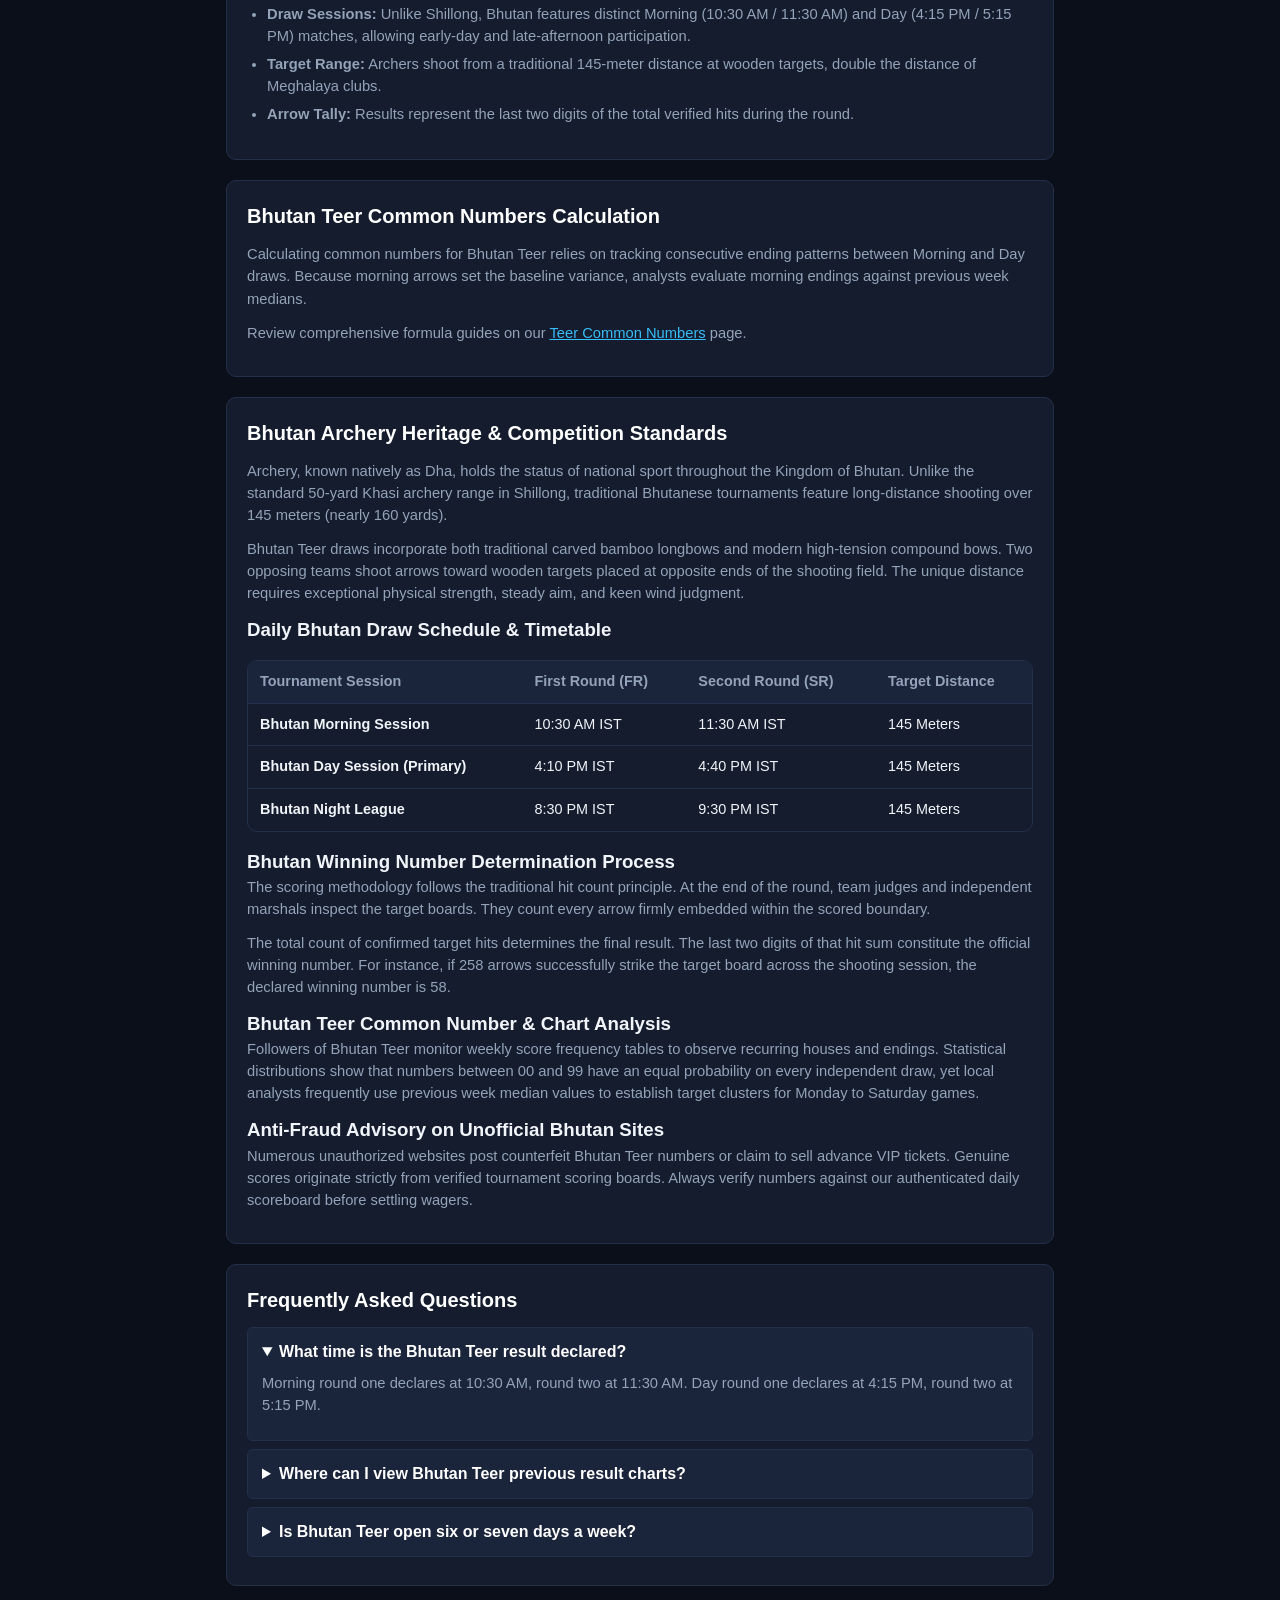
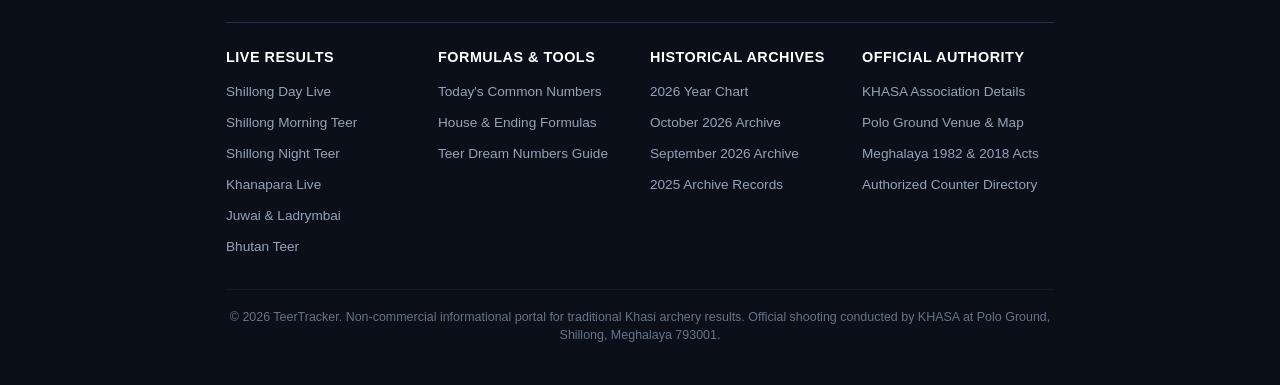
<file: bhutan-teer-result.html>
<!DOCTYPE html>
<html lang="en">
<head>
  <meta charset="UTF-8">
  <meta name="google-site-verification" content="ZtoSqHuh_VnoIexn-Vo3GxFg3RCgs1vgg222O-jDCDQ">
<title>Bhutan Teer Result Today | Bhutan Day & Morning Numbers Live</title>
  <meta name="description" content="Check live Bhutan Teer results today. Real-time winning numbers for Bhutan Morning (10:30 AM), Day (4:10 PM), and Night draws with past result scorecards.">
  <link rel="canonical" href="https://teer-result-today.vercel.app/bhutan-teer-result">
    <meta name="viewport" content="width=device-width, initial-scale=1.0, viewport-fit=cover">
  <link rel="icon" type="image/svg+xml" href="favicon.svg">
  <link rel="apple-touch-icon" href="apple-touch-icon.png">

  <!-- Open Graph / Facebook / WhatsApp -->
  <meta property="og:type" content="website">
  <meta property="og:site_name" content="TeerTracker">
  <meta property="og:url" content="https://teer-result-today.vercel.app/bhutan-teer-result">
  <meta property="og:title" content="Bhutan Teer Result Today | Bhutan Day & Morning Numbers Live">
  <meta property="og:description" content="Check daily Bhutan Teer results with First Round (4:10 PM) and Second Round (4:40 PM) declared winning numbers, previous lists, and charts.">
  <meta property="og:image" content="https://teer-result-today.vercel.app/og-bhutan.png">
  <meta property="og:image:secure_url" content="https://teer-result-today.vercel.app/og-bhutan.png">
  <meta property="og:image:type" content="image/png">
  <meta property="og:image:width" content="1200">
  <meta property="og:image:height" content="630">
  <meta property="og:image:alt" content="Bhutan Teer Result Today Live">
  <meta property="og:locale" content="en_US">

  <!-- Twitter Card -->
  <meta name="twitter:card" content="summary_large_image">
  <meta name="twitter:url" content="https://teer-result-today.vercel.app/bhutan-teer-result">
  <meta name="twitter:title" content="Bhutan Teer Result Today | Bhutan Day & Morning Numbers Live">
  <meta name="twitter:description" content="Check daily Bhutan Teer results with First Round (4:10 PM) and Second Round (4:40 PM) declared winning numbers, previous lists, and charts.">
  <meta <meta name="twitter:image:alt" content="Bhutan Teer Result Today Live daily Bhutan archery league 145-meter competition numbers">
  <meta name="twitter:image" content="https://teer-result-today.vercel.app/og-bhutan.png">
  <link rel="stylesheet" href="style.css">

  <!-- Verified Google-Compliant Multi-Schema Graph -->
  <script type="application/ld+json">
  {
    "@context": "https://schema.org",
    "@graph": [
      {
        "@type": "WebSite",
        "@id": "https://teer-result-today.vercel.app/#website",
        "url": "https://teer-result-today.vercel.app/",
        "name": "TeerTracker",
        "description": "Live Shillong, Khanapara and Juwai Teer Result Portal",
        "inLanguage": "en-US"
      },
      {
        "@type": "Organization",
        "@id": "https://teer-result-today.vercel.app/#organization",
        "name": "TeerTracker",
        "url": "https://teer-result-today.vercel.app/",
        "logo": "https://teer-result-today.vercel.app/logo.png"
      },
      {
        "@type": "BreadcrumbList",
        "@id": "https://teer-result-today.vercel.app/bhutan-teer-result#breadcrumb",
        "itemListElement": [
          {
            "@type": "ListItem",
            "position": 1,
            "name": "Home",
            "item": "https://teer-result-today.vercel.app/"
          },
          {
            "@type": "ListItem",
            "position": 2,
            "name": "Bhutan Teer Result",
            "item": "https://teer-result-today.vercel.app/bhutan-teer-result"
          }
        ]
      },
      {
        "@type": "Article",
        "@id": "https://teer-result-today.vercel.app/bhutan-teer-result#article",
        "image": "https://teer-result-today.vercel.app/og-bhutan.png",
        "headline": "Bhutan Teer Result Today Live Morning & Day Draws",
        "description": "Daily official Bhutan Teer lottery and archery results with First Round and Second Round numbers.",
        "datePublished": "2026-11-09T10:30:00+05:30",
        "dateModified": "2026-11-28T13:49:00+05:30",
        "author": {
          "@type": "Organization",
          "name": "TeerTracker Editorial Team"
        },
        "publisher": {
          "@type": "Organization",
          "name": "TeerTracker",
          "logo": {
            "@type": "ImageObject",
            "url": "https://teer-result-today.vercel.app/logo.png"
          }
        }
      },
      {
        "@type": "FAQPage",
        "@id": "https://teer-result-today.vercel.app/bhutan-teer-result#faq",
        "mainEntity": [
          {
            "@type": "Question",
            "name": "What time is the Bhutan Teer result declared?",
            "acceptedAnswer": {
              "@type": "Answer",
              "text": "Bhutan Morning Teer declares at 10:30 AM (FR) and 11:30 AM (SR). Bhutan Day Teer declares at 4:15 PM (FR) and 5:15 PM (SR) daily."
            }
          },
          {
            "@type": "Question",
            "name": "Where does Bhutan Teer operate?",
            "acceptedAnswer": {
              "@type": "Answer",
              "text": "Bhutan Teer draws operate through licensed lottery counters along border towns such as Phuentsholing and Jaigaon, following national Bhutanese archery standards."
            }
          },
          {
            "@type": "Question",
            "name": "How is the winning number calculated in Bhutan Teer?",
            "acceptedAnswer": {
              "@type": "Answer",
              "text": "Traditional archers shoot a designated round of bamboo arrows at targets. The last two digits of the total arrow count determine the official winning round number."
            }
          }
        ]
      }
    ]
  }
  </script>
</head>
<body>

    <header>
    <div class="container">
      <div class="header-top">
        <a href="/" class="site-title">
          <svg class="site-logo-icon" viewBox="0 0 24 24" fill="none" stroke="currentColor" stroke-width="2" stroke-linecap="round" stroke-linejoin="round" aria-hidden="true">
            <circle cx="12" cy="12" r="10" stroke="#10b981"/>
            <circle cx="12" cy="12" r="6" stroke="#38bdf8"/>
            <circle cx="12" cy="12" r="2" fill="#10b981"/>
            <path d="M12 2v4M12 18v4M2 12h4M18 12h4" stroke="#94a3b8"/>
          </svg>
          Teer<span>Tracker</span>
        </a>
        <div class="header-actions">
          <div class="header-status">
            <span class="dot"></span>
            <span>Live Results</span>
          </div>
          <button id="menu-toggle" class="menu-toggle" aria-label="Toggle Navigation Menu" aria-expanded="false">
            <span class="hamburger-bar"></span>
            <span class="hamburger-bar"></span>
            <span class="hamburger-bar"></span>
          </button>
        </div>
      </div>
      <div class="nav-scroll" id="nav-menu" aria-label="Main Navigation">
        <nav class="nav-pills">
          <a href="/">Shillong Live</a>
          <a href="/shillong-morning-teer-result">Morning Teer</a>
          <a href="/shillong-night-teer-result">Night Teer</a>
          <a href="/khanapara-teer-result">Khanapara</a>
          <a href="/juwai-teer-result">Juwai</a>
          <a href="/bhutan-teer-result" class="active">Bhutan</a>
          <a href="/shillong-teer-common-number">Common Numbers</a>
          <a href="/teer-previous-results">Previous Archive</a>
          <a href="/about-official-khasa">KHASA Authority</a>
        </nav>
      </div>
    </div>
  </header>

  <main class="container">
    <!-- Main Result Hero Card -->
    <section class="hero-card">
      <div class="card-header">
        <div>
          <h1 class="card-title">Bhutan Teer Result Today</h1>
          <p style="font-size: 0.85rem; color: var(--text-muted);"><span id="live-date">28 Nov 2026</span> &bull; Bhutan Border Range &bull; Day Session</p>
        </div>
        <span class="badge badge-done">Verified</span>
      </div>

      <div class="draw-grid">
        <div class="round-box">
          <div class="round-lbl">First Round (F/R)</div>
          <div class="round-time">Declared &bull; 04:15 PM IST</div>
          <div class="round-val win" id="bhutan-day-fr">72</div>
        </div>
        <div class="round-box">
          <div class="round-lbl">Second Round (S/R)</div>
          <div class="round-time">Declared &bull; 05:15 PM IST</div>
          <div class="round-val win" id="bhutan-day-sr">20</div>
        </div>
      </div>
    </section>

    <!-- Morning & Night Sub-Grid -->
    <section class="multi-grid">
      <article class="sub-card">
        <h3>Bhutan Morning Teer</h3>
        <p style="font-size: 0.75rem; color: var(--text-muted); margin-bottom: 8px;">F/R 10:30 AM &bull; S/R 11:30 AM</p>
        <div class="sub-grid">
          <div class="sub-box">
            <div style="font-size: 0.75rem; color: var(--text-muted);">F/R (10:30 AM)</div>
            <div class="val">34</div>
          </div>
          <div class="sub-box">
            <div style="font-size: 0.75rem; color: var(--text-muted);">S/R (11:30 AM)</div>
            <div class="val">67</div>
          </div>
        </div>
      </article>

      <article class="sub-card">
        <h3>Bhutan Night Teer</h3>
        <p style="font-size: 0.75rem; color: var(--text-muted); margin-bottom: 8px;">F/R 09:30 PM &bull; S/R 10:30 PM</p>
        <div class="sub-grid">
          <div class="sub-box">
            <div style="font-size: 0.75rem; color: var(--text-muted);">F/R (09:30 PM)</div>
            <div class="val">12</div>
          </div>
          <div class="sub-box">
            <div style="font-size: 0.75rem; color: var(--text-muted);">S/R (10:30 PM)</div>
            <div class="val">90</div>
          </div>
        </div>
      </article>
    </section>

    <!-- Recent History Table -->
    <section class="info-section">
      <h2>Bhutan Teer Recent Result Scorecard (November 2026)</h2>
      <p>Official verified winning numbers for Bhutan Morning and Day archery draws:</p>
      
      <div class="table-wrap">
        <table>
          <thead>
            <tr>
              <th>Date</th>
              <th>Morning F/R (10:30 AM)</th>
              <th>Morning S/R (11:30 AM)</th>
              <th>Day F/R (04:15 PM)</th>
              <th>Day S/R (05:15 PM)</th>
            </tr>
          </thead>
          <tbody>
            <tr>
              <td><strong>07.11.2026</strong></td>
              <td style="color: var(--accent); font-weight: 700;">34</td>
              <td style="color: var(--accent); font-weight: 700;">67</td>
              <td style="color: var(--accent); font-weight: 700;">51</td>
              <td style="color: var(--accent); font-weight: 700;">89</td>
            </tr>
            <tr>
              <td><strong>06.11.2026</strong></td>
              <td style="color: var(--accent); font-weight: 700;">18</td>
              <td style="color: var(--accent); font-weight: 700;">45</td>
              <td style="color: var(--accent); font-weight: 700;">72</td>
              <td style="color: var(--accent); font-weight: 700;">30</td>
            </tr>
            <tr>
              <td><strong>05.11.2026</strong></td>
              <td style="color: var(--accent); font-weight: 700;">90</td>
              <td style="color: var(--accent); font-weight: 700;">23</td>
              <td style="color: var(--accent); font-weight: 700;">64</td>
              <td style="color: var(--accent); font-weight: 700;">11</td>
            </tr>
            <tr>
              <td><strong>04.11.2026</strong></td>
              <td style="color: var(--accent); font-weight: 700;">55</td>
              <td style="color: var(--accent); font-weight: 700;">78</td>
              <td style="color: var(--accent); font-weight: 700;">09</td>
              <td style="color: var(--accent); font-weight: 700;">82</td>
            </tr>
          </tbody>
        </table>
      </div>
    </section>

        <!-- Semantic Feature Image (Google Images & Rich Indexing) -->
    <figure class="feature-media">
      <img src="og-bhutan.png" 
           alt="Bhutan Teer Result Today Live daily Bhutan archery league 145-meter competition numbers" 
           title="Bhutan Teer Result Today Live" 
           width="1200" 
           height="630" 
           loading="lazy" 
           decoding="async">
      <figcaption>Daily Bhutan Archery League First Round (4:10 PM) and Second Round (4:40 PM) competition results chart.</figcaption>
    </figure>

    <!-- Operational Details & Cultural Background -->
    <article class="info-section">
      <h2>How Bhutan Teer Operates</h2>
      <p>Archery (known locally as <em>Dha</em>) is the national sport of the Kingdom of Bhutan. Bhutan Teer emerged as a cross-border archery numbers sport, popular among players across Bhutan and neighboring Indian border regions like West Bengal and Assam.</p>
      <p>Key draw characteristics include:</p>
      <ul style="margin-left: 20px; margin-bottom: 14px; color: var(--text-muted); font-size: 0.92rem;">
        <li><strong>Draw Sessions:</strong> Unlike Shillong, Bhutan features distinct Morning (10:30 AM / 11:30 AM) and Day (4:15 PM / 5:15 PM) matches, allowing early-day and late-afternoon participation.</li>
        <li><strong>Target Range:</strong> Archers shoot from a traditional 145-meter distance at wooden targets, double the distance of Meghalaya clubs.</li>
        <li><strong>Arrow Tally:</strong> Results represent the last two digits of the total verified hits during the round.</li>
      </ul>
    </article>

    <!-- Bhutan Common Numbers Guide -->
    <article class="info-section">
      <h2>Bhutan Teer Common Numbers Calculation</h2>
      <p>Calculating common numbers for Bhutan Teer relies on tracking consecutive ending patterns between Morning and Day draws. Because morning arrows set the baseline variance, analysts evaluate morning endings against previous week medians.</p>
      <p>Review comprehensive formula guides on our <a href="/shillong-teer-common-number" style="color: var(--accent-alt);">Teer Common Numbers</a> page.</p>
    </article>

    
    <!-- Bhutan Archery League & Target Rules -->
    <article class="info-section">
      <h2>Bhutan Archery Heritage & Competition Standards</h2>
      <p>
        Archery, known natively as Dha, holds the status of national sport throughout the Kingdom of Bhutan. Unlike the standard 50-yard Khasi archery range in Shillong, traditional Bhutanese tournaments feature long-distance shooting over 145 meters (nearly 160 yards).
      </p>
      <p>
        Bhutan Teer draws incorporate both traditional carved bamboo longbows and modern high-tension compound bows. Two opposing teams shoot arrows toward wooden targets placed at opposite ends of the shooting field. The unique distance requires exceptional physical strength, steady aim, and keen wind judgment.
      </p>

      <h3>Daily Bhutan Draw Schedule & Timetable</h3>
      <div class="table-wrap">
        <table>
          <thead>
            <tr>
              <th>Tournament Session</th>
              <th>First Round (FR)</th>
              <th>Second Round (SR)</th>
              <th>Target Distance</th>
            </tr>
          </thead>
          <tbody>
            <tr>
              <td><strong>Bhutan Morning Session</strong></td>
              <td>10:30 AM IST</td>
              <td>11:30 AM IST</td>
              <td>145 Meters</td>
            </tr>
            <tr>
              <td><strong>Bhutan Day Session (Primary)</strong></td>
              <td>4:10 PM IST</td>
              <td>4:40 PM IST</td>
              <td>145 Meters</td>
            </tr>
            <tr>
              <td><strong>Bhutan Night League</strong></td>
              <td>8:30 PM IST</td>
              <td>9:30 PM IST</td>
              <td>145 Meters</td>
            </tr>
          </tbody>
        </table>
      </div>

      <h3>Bhutan Winning Number Determination Process</h3>
      <p>
        The scoring methodology follows the traditional hit count principle. At the end of the round, team judges and independent marshals inspect the target boards. They count every arrow firmly embedded within the scored boundary. 
      </p>
      <p>
        The total count of confirmed target hits determines the final result. The last two digits of that hit sum constitute the official winning number. For instance, if 258 arrows successfully strike the target board across the shooting session, the declared winning number is 58.
      </p>

      <h3>Bhutan Teer Common Number & Chart Analysis</h3>
      <p>
        Followers of Bhutan Teer monitor weekly score frequency tables to observe recurring houses and endings. Statistical distributions show that numbers between 00 and 99 have an equal probability on every independent draw, yet local analysts frequently use previous week median values to establish target clusters for Monday to Saturday games.
      </p>

      <h3>Anti-Fraud Advisory on Unofficial Bhutan Sites</h3>
      <p>
        Numerous unauthorized websites post counterfeit Bhutan Teer numbers or claim to sell advance VIP tickets. Genuine scores originate strictly from verified tournament scoring boards. Always verify numbers against our authenticated daily scoreboard before settling wagers.
      </p>
    </article>

    <!-- FAQs -->
    <section class="info-section">
      <h2>Frequently Asked Questions</h2>
      <details open>
        <summary>What time is the Bhutan Teer result declared?</summary>
        <p>Morning round one declares at 10:30 AM, round two at 11:30 AM. Day round one declares at 4:15 PM, round two at 5:15 PM.</p>
      </details>
      <details>
        <summary>Where can I view Bhutan Teer previous result charts?</summary>
        <p>You can browse historical scorecards for all regional games on our <a href="/teer-previous-results" style="color: var(--accent-alt);">Previous Results Archive</a>.</p>
      </details>
      <details>
        <summary>Is Bhutan Teer open six or seven days a week?</summary>
        <p>Bhutan Teer draws run daily throughout the week, including selected Sunday sessions depending on the local archery club schedule.</p>
      </details>
    </section>
  </main>

    <footer>
    <div class="container">
      <div class="footer-silo">
        <div class="silo-col">
          <h3>Live Results</h3>
          <ul>
            <li><a href="/">Shillong Day Live</a></li>
            <li><a href="/shillong-morning-teer-result">Shillong Morning Teer</a></li>
            <li><a href="/shillong-night-teer-result">Shillong Night Teer</a></li>
            <li><a href="/khanapara-teer-result">Khanapara Live</a></li>
            <li><a href="/juwai-teer-result">Juwai &amp; Ladrymbai</a></li>
            <li><a href="/bhutan-teer-result">Bhutan Teer</a></li>
          </ul>
        </div>
        <div class="silo-col">
          <h3>Formulas &amp; Tools</h3>
          <ul>
            <li><a href="/shillong-teer-common-number">Today's Common Numbers</a></li>
            <li><a href="/shillong-teer-common-number#formulas">House &amp; Ending Formulas</a></li>
            <li><a href="/shillong-teer-common-number#dream-numbers">Teer Dream Numbers Guide</a></li>
          </ul>
        </div>
        <div class="silo-col">
          <h3>Historical Archives</h3>
          <ul>
            <li><a href="/teer-previous-results">2026 Year Chart</a></li>
            <li><a href="/teer-previous-results#month-2026-10">October 2026 Archive</a></li>
            <li><a href="/teer-previous-results#month-2026-09">September 2026 Archive</a></li>
            <li><a href="/teer-previous-results#month-2025-12">2025 Archive Records</a></li>
          </ul>
        </div>
        <div class="silo-col">
          <h3>Official Authority</h3>
          <ul>
            <li><a href="/about-official-khasa">KHASA Association Details</a></li>
            <li><a href="/about-official-khasa#polo-ground">Polo Ground Venue &amp; Map</a></li>
            <li><a href="/about-official-khasa#legal-framework">Meghalaya 1982 &amp; 2018 Acts</a></li>
            <li><a href="/about-official-khasa#licensed-counters">Authorized Counter Directory</a></li>
          </ul>
        </div>
      </div>
      <div class="copyright">
        &copy; 2026 TeerTracker. Non-commercial informational portal for traditional Khasi archery results. Official shooting conducted by KHASA at Polo Ground, Shillong, Meghalaya 793001.
      </div>
    </div>
  </footer>

  <script src="app.js"></script>
</body>
</html>
</file>
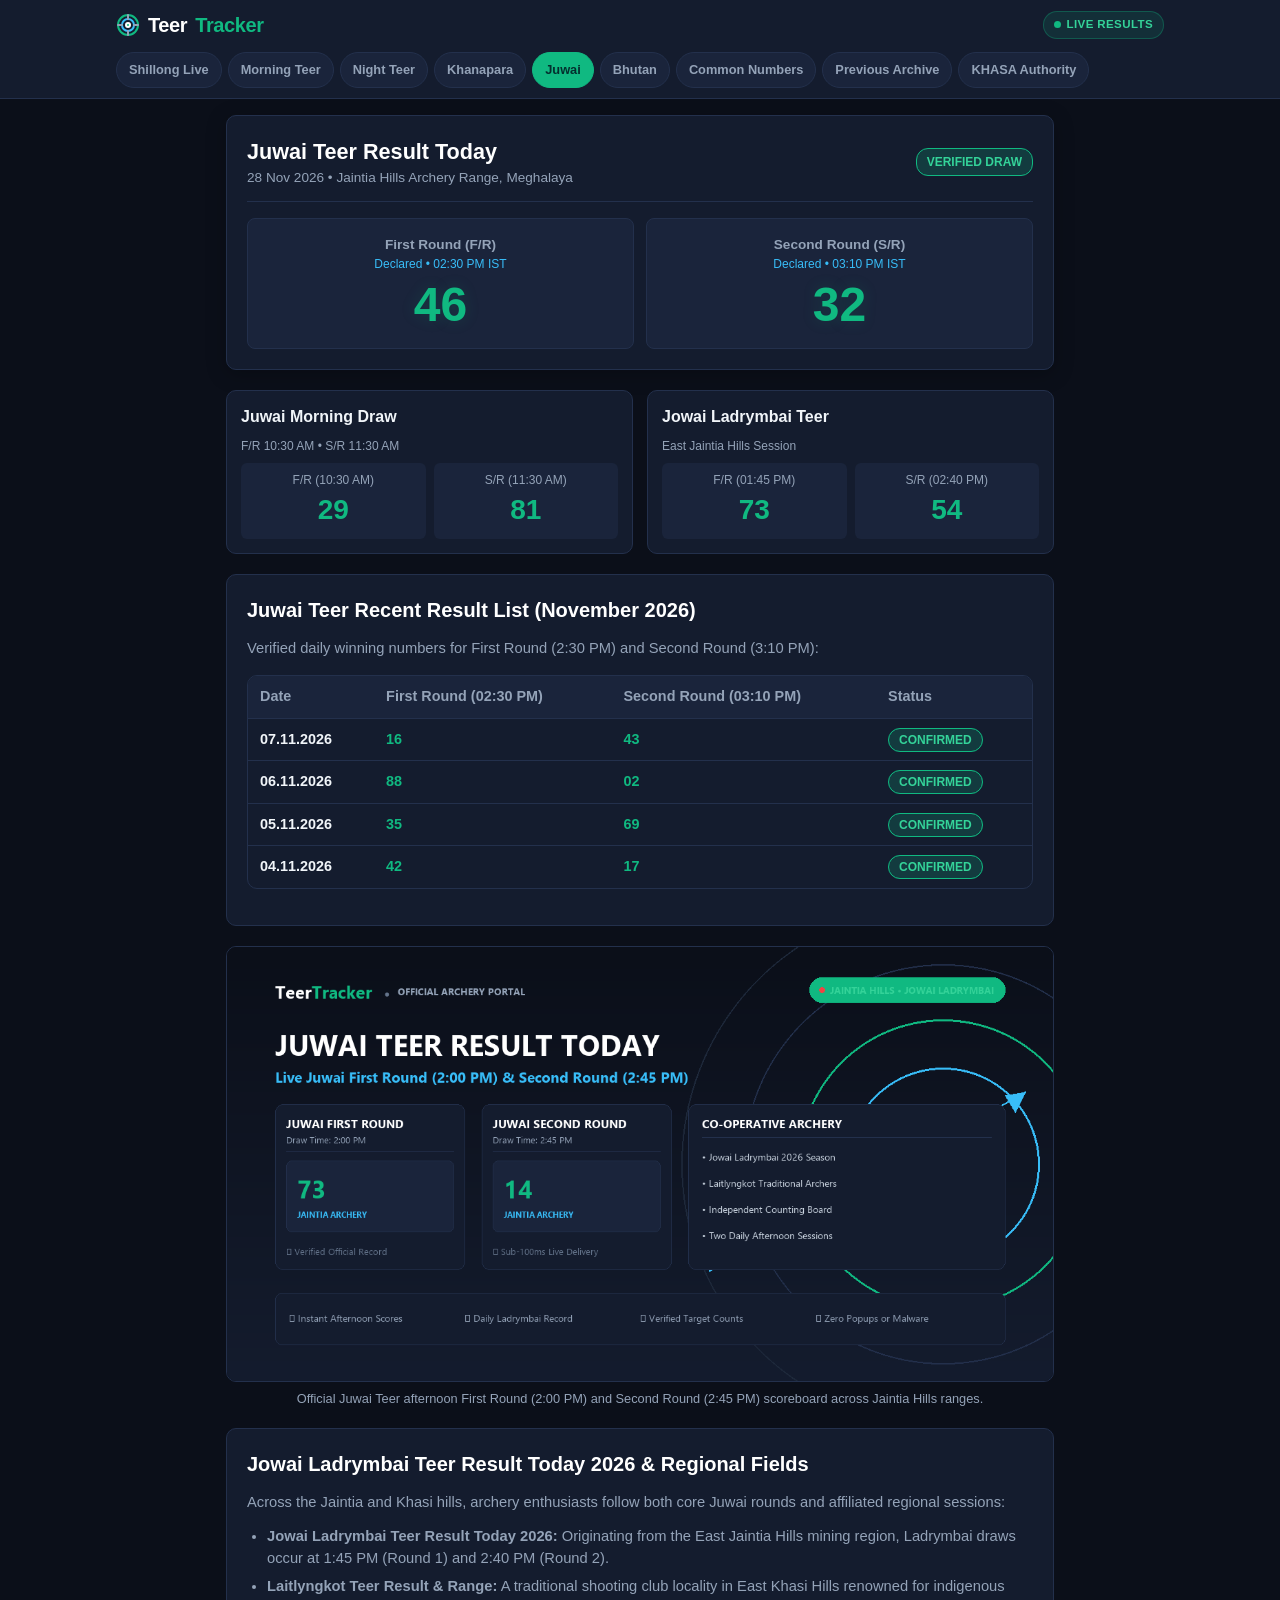
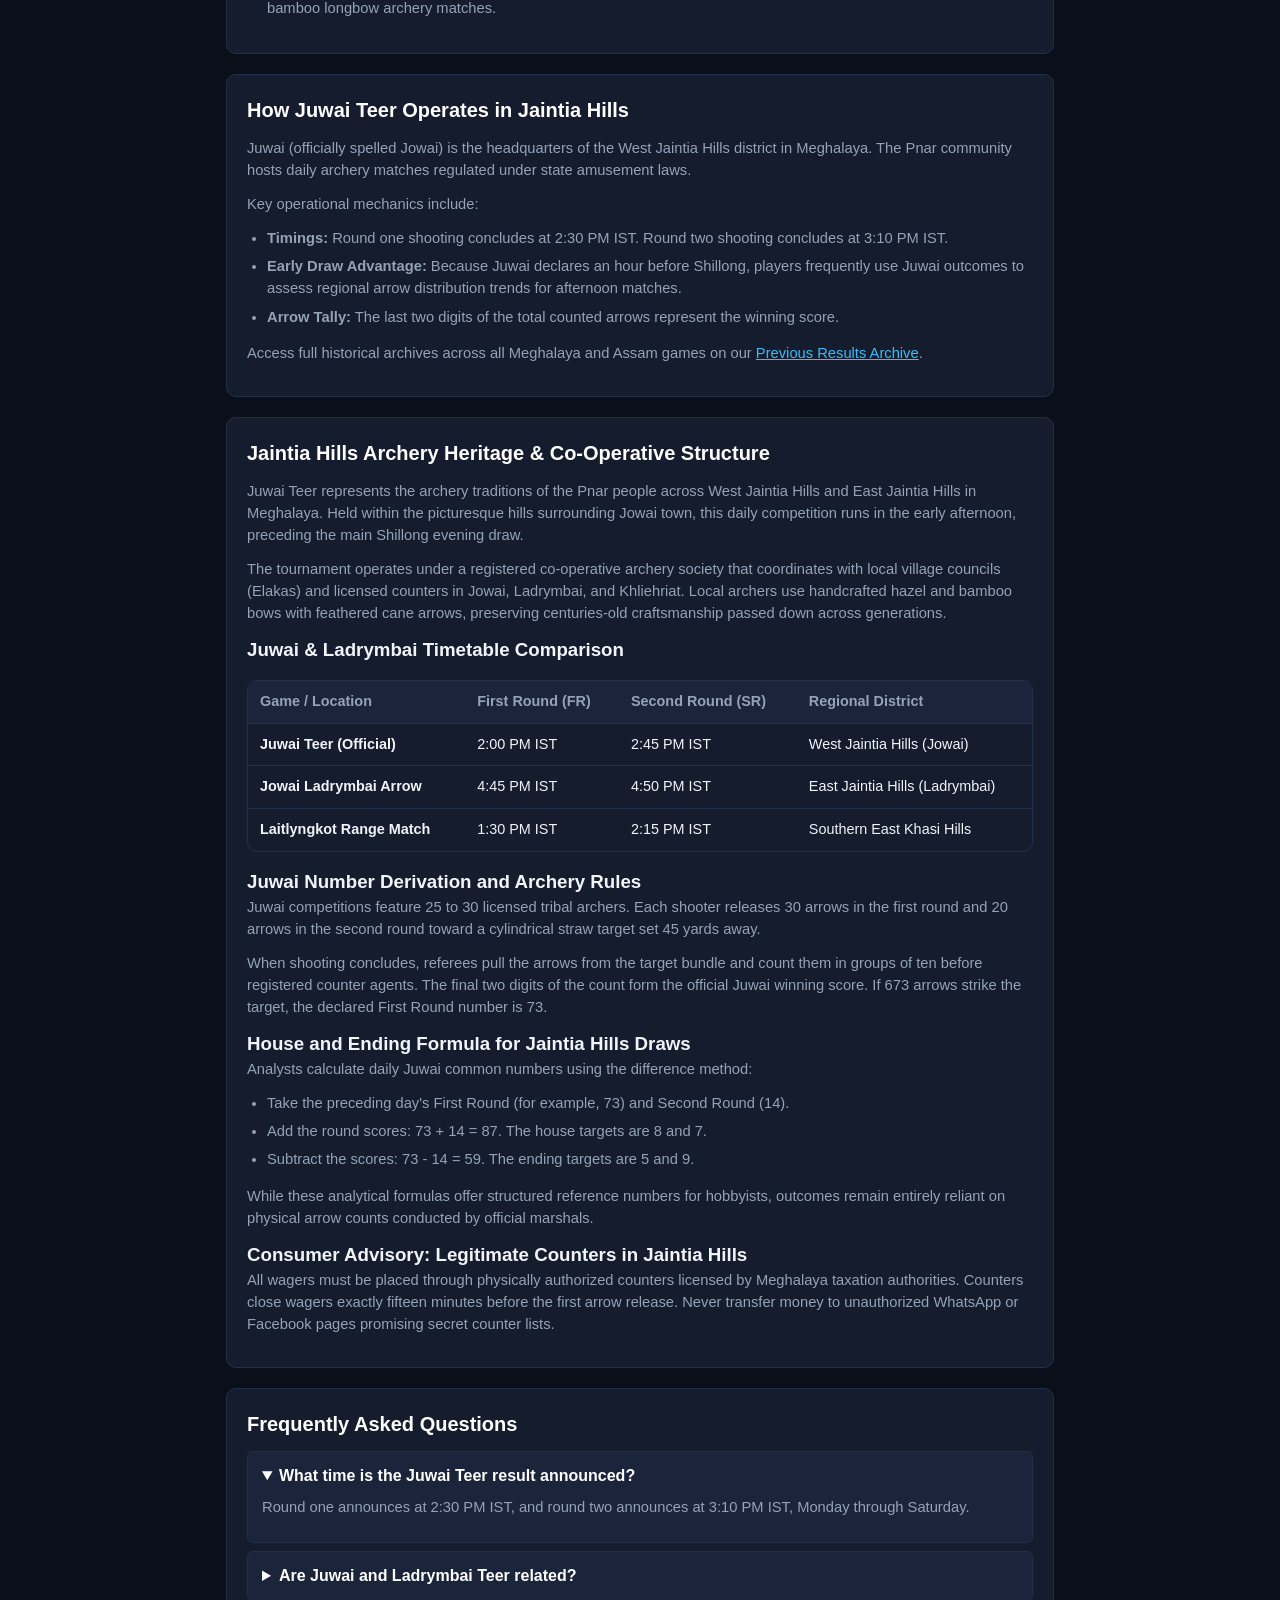
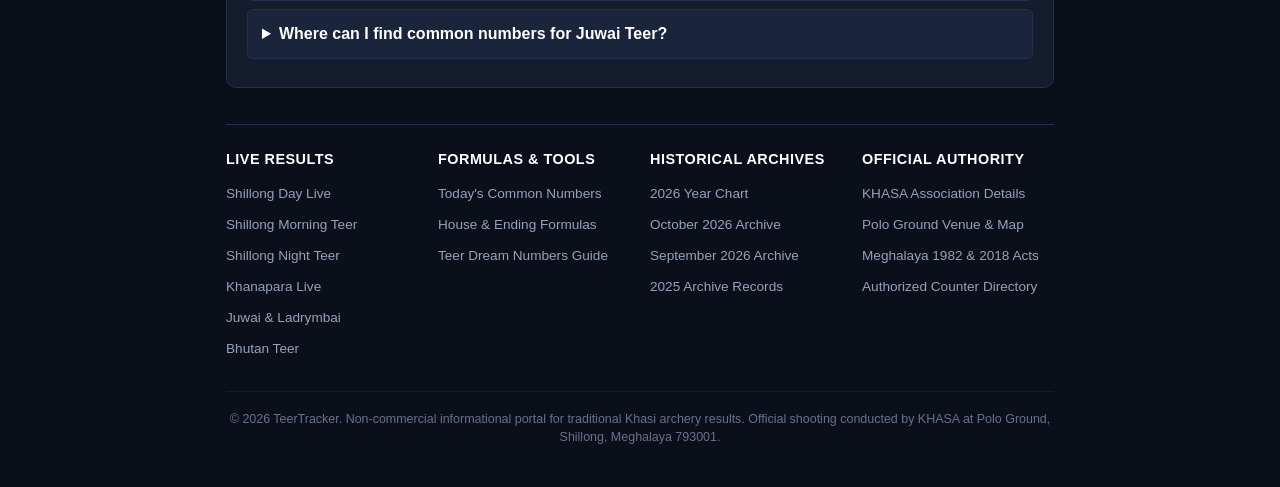
<file: juwai-teer-result.html>
<!DOCTYPE html>
<html lang="en">
<head>
  <meta charset="UTF-8">
  <meta name="google-site-verification" content="ZtoSqHuh_VnoIexn-Vo3GxFg3RCgs1vgg222O-jDCDQ">
<title>Juwai Teer Result Today | Jowai Ladrymbai Live F/R S/R Numbers</title>
  <meta name="description" content="Live Juwai Teer results today. Real-time First Round (2:00 PM) and Second Round (2:45 PM) numbers, Jaintia Hills archery list, and daily Ladrymbai chart.">
  <link rel="canonical" href="https://teer-result-today.vercel.app/juwai-teer-result">
    <meta name="viewport" content="width=device-width, initial-scale=1.0, viewport-fit=cover">
  <link rel="icon" type="image/svg+xml" href="favicon.svg">
  <link rel="apple-touch-icon" href="apple-touch-icon.png">

  <!-- Open Graph / Facebook / WhatsApp -->
  <meta property="og:type" content="website">
  <meta property="og:site_name" content="TeerTracker">
  <meta property="og:url" content="https://teer-result-today.vercel.app/juwai-teer-result">
  <meta property="og:title" content="Juwai Teer Result Today | Jowai Ladrymbai Live F/R & S/R Numbers">
  <meta property="og:description" content="Live Juwai Teer and Jowai Ladrymbai results today with First Round (2:00 PM) and Second Round (2:45 PM) scores from Jaintia Hills, Meghalaya.">
  <meta property="og:image" content="https://teer-result-today.vercel.app/og-juwai.png">
  <meta property="og:image:secure_url" content="https://teer-result-today.vercel.app/og-juwai.png">
  <meta property="og:image:type" content="image/png">
  <meta property="og:image:width" content="1200">
  <meta property="og:image:height" content="630">
  <meta property="og:image:alt" content="Juwai Teer Result Today Live">
  <meta property="og:locale" content="en_US">

  <!-- Twitter Card -->
  <meta name="twitter:card" content="summary_large_image">
  <meta name="twitter:url" content="https://teer-result-today.vercel.app/juwai-teer-result">
  <meta name="twitter:title" content="Juwai Teer Result Today | Jowai Ladrymbai Live F/R & S/R Numbers">
  <meta name="twitter:description" content="Live Juwai Teer and Jowai Ladrymbai results today with First Round (2:00 PM) and Second Round (2:45 PM) scores from Jaintia Hills, Meghalaya.">
  <meta <meta name="twitter:image:alt" content="Juwai Teer Result Today Live Jaintia Hills and Jowai Ladrymbai archery scorecard">
  <meta name="twitter:image" content="https://teer-result-today.vercel.app/og-juwai.png">
  <link rel="stylesheet" href="style.css">

  <!-- Verified Google-Compliant Multi-Schema Graph -->
  <script type="application/ld+json">
  {
    "@context": "https://schema.org",
    "@graph": [
      {
        "@type": "WebSite",
        "@id": "https://teer-result-today.vercel.app/#website",
        "url": "https://teer-result-today.vercel.app/",
        "name": "TeerTracker",
        "description": "Live Shillong, Khanapara and Juwai Teer Result Portal",
        "inLanguage": "en-US"
      },
      {
        "@type": "Organization",
        "@id": "https://teer-result-today.vercel.app/#organization",
        "name": "TeerTracker",
        "url": "https://teer-result-today.vercel.app/",
        "logo": "https://teer-result-today.vercel.app/logo.png"
      },
      {
        "@type": "BreadcrumbList",
        "@id": "https://teer-result-today.vercel.app/juwai-teer-result#breadcrumb",
        "itemListElement": [
          {
            "@type": "ListItem",
            "position": 1,
            "name": "Home",
            "item": "https://teer-result-today.vercel.app/"
          },
          {
            "@type": "ListItem",
            "position": 2,
            "name": "Juwai Teer Result",
            "item": "https://teer-result-today.vercel.app/juwai-teer-result"
          }
        ]
      },
      {
        "@type": "Article",
        "@id": "https://teer-result-today.vercel.app/juwai-teer-result#article",
        "image": "https://teer-result-today.vercel.app/og-juwai.png",
        "headline": "Juwai Teer Result Today Live F/R & S/R Scores",
        "description": "Daily official Juwai Teer archery results with First Round (2:30 PM) and Second Round (3:10 PM) numbers.",
        "datePublished": "2026-11-09T14:30:00+05:30",
        "dateModified": "2026-11-28T13:49:00+05:30",
        "author": {
          "@type": "Organization",
          "name": "TeerTracker Editorial Team"
        },
        "publisher": {
          "@type": "Organization",
          "name": "TeerTracker",
          "logo": {
            "@type": "ImageObject",
            "url": "https://teer-result-today.vercel.app/logo.png"
          }
        }
      },
      {
        "@type": "FAQPage",
        "@id": "https://teer-result-today.vercel.app/juwai-teer-result#faq",
        "mainEntity": [
          {
            "@type": "Question",
            "name": "What time is the Juwai Teer result declared?",
            "acceptedAnswer": {
              "@type": "Answer",
              "text": "Juwai Teer First Round declares early at 2:30 PM IST, and the Second Round declares at 3:10 PM IST from Monday to Saturday."
            }
          },
          {
            "@type": "Question",
            "name": "Where is Juwai Teer played?",
            "acceptedAnswer": {
              "@type": "Answer",
              "text": "Juwai Teer takes place in the West Jaintia Hills district of Meghalaya, approximately 64 kilometers from Shillong."
            }
          },
          {
            "@type": "Question",
            "name": "Why does Juwai Teer draw earlier than Shillong Teer?",
            "acceptedAnswer": {
              "@type": "Answer",
              "text": "Juwai archery matches are scheduled at 2:30 PM specifically so morning and early-afternoon participants can check results before Shillong's main 3:30 PM draw begins."
            }
          }
        ]
      }
    ]
  }
  </script>
</head>
<body>

    <header>
    <div class="container">
      <div class="header-top">
        <a href="/" class="site-title">
          <svg class="site-logo-icon" viewBox="0 0 24 24" fill="none" stroke="currentColor" stroke-width="2" stroke-linecap="round" stroke-linejoin="round" aria-hidden="true">
            <circle cx="12" cy="12" r="10" stroke="#10b981"/>
            <circle cx="12" cy="12" r="6" stroke="#38bdf8"/>
            <circle cx="12" cy="12" r="2" fill="#10b981"/>
            <path d="M12 2v4M12 18v4M2 12h4M18 12h4" stroke="#94a3b8"/>
          </svg>
          Teer<span>Tracker</span>
        </a>
        <div class="header-actions">
          <div class="header-status">
            <span class="dot"></span>
            <span>Live Results</span>
          </div>
          <button id="menu-toggle" class="menu-toggle" aria-label="Toggle Navigation Menu" aria-expanded="false">
            <span class="hamburger-bar"></span>
            <span class="hamburger-bar"></span>
            <span class="hamburger-bar"></span>
          </button>
        </div>
      </div>
      <div class="nav-scroll" id="nav-menu" aria-label="Main Navigation">
        <nav class="nav-pills">
          <a href="/">Shillong Live</a>
          <a href="/shillong-morning-teer-result">Morning Teer</a>
          <a href="/shillong-night-teer-result">Night Teer</a>
          <a href="/khanapara-teer-result">Khanapara</a>
          <a href="/juwai-teer-result" class="active">Juwai</a>
          <a href="/bhutan-teer-result">Bhutan</a>
          <a href="/shillong-teer-common-number">Common Numbers</a>
          <a href="/teer-previous-results">Previous Archive</a>
          <a href="/about-official-khasa">KHASA Authority</a>
        </nav>
      </div>
    </div>
  </header>

  <main class="container">
    <!-- Main Result Hero Card -->
    <section class="hero-card">
      <div class="card-header">
        <div>
          <h1 class="card-title">Juwai Teer Result Today</h1>
          <p style="font-size: 0.85rem; color: var(--text-muted);"><span id="live-date">28 Nov 2026</span> &bull; Jaintia Hills Archery Range, Meghalaya</p>
        </div>
        <span class="badge badge-done">Verified Draw</span>
      </div>

      <div class="draw-grid">
        <div class="round-box">
          <div class="round-lbl">First Round (F/R)</div>
          <div class="round-time">Declared &bull; 02:30 PM IST</div>
          <div class="round-val win" id="juwai-fr">46</div>
        </div>
        <div class="round-box">
          <div class="round-lbl">Second Round (S/R)</div>
          <div class="round-time">Declared &bull; 03:10 PM IST</div>
          <div class="round-val win" id="juwai-sr">32</div>
        </div>
      </div>
    </section>

    <!-- Juwai Morning / Ladrymbai Sessions -->
    <section class="multi-grid">
      <article class="sub-card">
        <h3>Juwai Morning Draw</h3>
        <p style="font-size: 0.75rem; color: var(--text-muted); margin-bottom: 8px;">F/R 10:30 AM &bull; S/R 11:30 AM</p>
        <div class="sub-grid">
          <div class="sub-box">
            <div style="font-size: 0.75rem; color: var(--text-muted);">F/R (10:30 AM)</div>
            <div class="val">29</div>
          </div>
          <div class="sub-box">
            <div style="font-size: 0.75rem; color: var(--text-muted);">S/R (11:30 AM)</div>
            <div class="val">81</div>
          </div>
        </div>
      </article>

      <article class="sub-card">
        <h3>Jowai Ladrymbai Teer</h3>
        <p style="font-size: 0.75rem; color: var(--text-muted); margin-bottom: 8px;">East Jaintia Hills Session</p>
        <div class="sub-grid">
          <div class="sub-box">
            <div style="font-size: 0.75rem; color: var(--text-muted);">F/R (01:45 PM)</div>
            <div class="val">73</div>
          </div>
          <div class="sub-box">
            <div style="font-size: 0.75rem; color: var(--text-muted);">S/R (02:40 PM)</div>
            <div class="val">54</div>
          </div>
        </div>
      </article>
    </section>

    <!-- Recent Result Table -->
    <section class="info-section">
      <h2>Juwai Teer Recent Result List (November 2026)</h2>
      <p>Verified daily winning numbers for First Round (2:30 PM) and Second Round (3:10 PM):</p>
      
      <div class="table-wrap">
        <table>
          <thead>
            <tr>
              <th>Date</th>
              <th>First Round (02:30 PM)</th>
              <th>Second Round (03:10 PM)</th>
              <th>Status</th>
            </tr>
          </thead>
          <tbody>
            <tr>
              <td><strong>07.11.2026</strong></td>
              <td style="color: var(--accent); font-weight: 700;">16</td>
              <td style="color: var(--accent); font-weight: 700;">43</td>
              <td><span class="badge badge-done">Confirmed</span></td>
            </tr>
            <tr>
              <td><strong>06.11.2026</strong></td>
              <td style="color: var(--accent); font-weight: 700;">88</td>
              <td style="color: var(--accent); font-weight: 700;">02</td>
              <td><span class="badge badge-done">Confirmed</span></td>
            </tr>
            <tr>
              <td><strong>05.11.2026</strong></td>
              <td style="color: var(--accent); font-weight: 700;">35</td>
              <td style="color: var(--accent); font-weight: 700;">69</td>
              <td><span class="badge badge-done">Confirmed</span></td>
            </tr>
            <tr>
              <td><strong>04.11.2026</strong></td>
              <td style="color: var(--accent); font-weight: 700;">42</td>
              <td style="color: var(--accent); font-weight: 700;">17</td>
              <td><span class="badge badge-done">Confirmed</span></td>
            </tr>
          </tbody>
        </table>
      </div>
    </section>

            <!-- Semantic Feature Image (Google Images & Rich Indexing) -->
    <figure class="feature-media">
      <img src="og-juwai.png" 
           alt="Juwai Teer Result Today Live Jaintia Hills and Jowai Ladrymbai archery scorecard" 
           title="Juwai Teer Result Today Live" 
           width="1200" 
           height="630" 
           loading="lazy" 
           decoding="async">
      <figcaption>Official Juwai Teer afternoon First Round (2:00 PM) and Second Round (2:45 PM) scoreboard across Jaintia Hills ranges.</figcaption>
    </figure>

    <!-- Jowai Ladrymbai Teer Result Today 2026 & Regional Fields -->
    <article class="info-section">
      <h2>Jowai Ladrymbai Teer Result Today 2026 &amp; Regional Fields</h2>
      <p>
        Across the Jaintia and Khasi hills, archery enthusiasts follow both core Juwai rounds and affiliated regional sessions:
      </p>
      <ul>
        <li><strong>Jowai Ladrymbai Teer Result Today 2026:</strong> Originating from the East Jaintia Hills mining region, Ladrymbai draws occur at 1:45 PM (Round 1) and 2:40 PM (Round 2).</li>
        <li><strong>Laitlyngkot Teer Result &amp; Range:</strong> A traditional shooting club locality in East Khasi Hills renowned for indigenous bamboo longbow archery matches.</li>
      </ul>
    </article>

    <!-- Juwai Operational Rules -->
    <article class="info-section">
      <h2>How Juwai Teer Operates in Jaintia Hills</h2>
      <p>Juwai (officially spelled Jowai) is the headquarters of the West Jaintia Hills district in Meghalaya. The Pnar community hosts daily archery matches regulated under state amusement laws.</p>
      <p>Key operational mechanics include:</p>
      <ul style="margin-left: 20px; margin-bottom: 14px; color: var(--text-muted); font-size: 0.92rem;">
        <li><strong>Timings:</strong> Round one shooting concludes at 2:30 PM IST. Round two shooting concludes at 3:10 PM IST.</li>
        <li><strong>Early Draw Advantage:</strong> Because Juwai declares an hour before Shillong, players frequently use Juwai outcomes to assess regional arrow distribution trends for afternoon matches.</li>
        <li><strong>Arrow Tally:</strong> The last two digits of the total counted arrows represent the winning score.</li>
      </ul>
      <p>Access full historical archives across all Meghalaya and Assam games on our <a href="/teer-previous-results" style="color: var(--accent-alt);">Previous Results Archive</a>.</p>
    </article>

    
    <!-- Juwai & Ladrymbai Archery Heritage & Deep Mechanics -->
    <article class="info-section">
      <h2>Jaintia Hills Archery Heritage & Co-Operative Structure</h2>
      <p>
        Juwai Teer represents the archery traditions of the Pnar people across West Jaintia Hills and East Jaintia Hills in Meghalaya. Held within the picturesque hills surrounding Jowai town, this daily competition runs in the early afternoon, preceding the main Shillong evening draw.
      </p>
      <p>
        The tournament operates under a registered co-operative archery society that coordinates with local village councils (Elakas) and licensed counters in Jowai, Ladrymbai, and Khliehriat. Local archers use handcrafted hazel and bamboo bows with feathered cane arrows, preserving centuries-old craftsmanship passed down across generations.
      </p>

      <h3>Juwai & Ladrymbai Timetable Comparison</h3>
      <div class="table-wrap">
        <table>
          <thead>
            <tr>
              <th>Game / Location</th>
              <th>First Round (FR)</th>
              <th>Second Round (SR)</th>
              <th>Regional District</th>
            </tr>
          </thead>
          <tbody>
            <tr>
              <td><strong>Juwai Teer (Official)</strong></td>
              <td>2:00 PM IST</td>
              <td>2:45 PM IST</td>
              <td>West Jaintia Hills (Jowai)</td>
            </tr>
            <tr>
              <td><strong>Jowai Ladrymbai Arrow</strong></td>
              <td>4:45 PM IST</td>
              <td>4:50 PM IST</td>
              <td>East Jaintia Hills (Ladrymbai)</td>
            </tr>
            <tr>
              <td><strong>Laitlyngkot Range Match</strong></td>
              <td>1:30 PM IST</td>
              <td>2:15 PM IST</td>
              <td>Southern East Khasi Hills</td>
            </tr>
          </tbody>
        </table>
      </div>

      <h3>Juwai Number Derivation and Archery Rules</h3>
      <p>
        Juwai competitions feature 25 to 30 licensed tribal archers. Each shooter releases 30 arrows in the first round and 20 arrows in the second round toward a cylindrical straw target set 45 yards away. 
      </p>
      <p>
        When shooting concludes, referees pull the arrows from the target bundle and count them in groups of ten before registered counter agents. The final two digits of the count form the official Juwai winning score. If 673 arrows strike the target, the declared First Round number is 73.
      </p>

      <h3>House and Ending Formula for Jaintia Hills Draws</h3>
      <p>
        Analysts calculate daily Juwai common numbers using the difference method:
      </p>
      <ul>
        <li>Take the preceding day's First Round (for example, 73) and Second Round (14).</li>
        <li>Add the round scores: 73 + 14 = 87. The house targets are 8 and 7.</li>
        <li>Subtract the scores: 73 - 14 = 59. The ending targets are 5 and 9.</li>
      </ul>
      <p>
        While these analytical formulas offer structured reference numbers for hobbyists, outcomes remain entirely reliant on physical arrow counts conducted by official marshals.
      </p>

      <h3>Consumer Advisory: Legitimate Counters in Jaintia Hills</h3>
      <p>
        All wagers must be placed through physically authorized counters licensed by Meghalaya taxation authorities. Counters close wagers exactly fifteen minutes before the first arrow release. Never transfer money to unauthorized WhatsApp or Facebook pages promising secret counter lists.
      </p>
    </article>

    <!-- FAQs -->
    <section class="info-section">
      <h2>Frequently Asked Questions</h2>
      <details open>
        <summary>What time is the Juwai Teer result announced?</summary>
        <p>Round one announces at 2:30 PM IST, and round two announces at 3:10 PM IST, Monday through Saturday.</p>
      </details>
      <details>
        <summary>Are Juwai and Ladrymbai Teer related?</summary>
        <p>Yes. Ladrymbai is a coal-belt town in East Jaintia Hills that hosts regional companion draws closely tied to the Jaintia archery club network.</p>
      </details>
      <details>
        <summary>Where can I find common numbers for Juwai Teer?</summary>
        <p>Review calculated daily formulas and house ending predictions on our <a href="/shillong-teer-common-number" style="color: var(--accent-alt);">Teer Common Numbers</a> page.</p>
      </details>
    </section>
  </main>

    <footer>
    <div class="container">
      <div class="footer-silo">
        <div class="silo-col">
          <h3>Live Results</h3>
          <ul>
            <li><a href="/">Shillong Day Live</a></li>
            <li><a href="/shillong-morning-teer-result">Shillong Morning Teer</a></li>
            <li><a href="/shillong-night-teer-result">Shillong Night Teer</a></li>
            <li><a href="/khanapara-teer-result">Khanapara Live</a></li>
            <li><a href="/juwai-teer-result">Juwai &amp; Ladrymbai</a></li>
            <li><a href="/bhutan-teer-result">Bhutan Teer</a></li>
          </ul>
        </div>
        <div class="silo-col">
          <h3>Formulas &amp; Tools</h3>
          <ul>
            <li><a href="/shillong-teer-common-number">Today's Common Numbers</a></li>
            <li><a href="/shillong-teer-common-number#formulas">House &amp; Ending Formulas</a></li>
            <li><a href="/shillong-teer-common-number#dream-numbers">Teer Dream Numbers Guide</a></li>
          </ul>
        </div>
        <div class="silo-col">
          <h3>Historical Archives</h3>
          <ul>
            <li><a href="/teer-previous-results">2026 Year Chart</a></li>
            <li><a href="/teer-previous-results#month-2026-10">October 2026 Archive</a></li>
            <li><a href="/teer-previous-results#month-2026-09">September 2026 Archive</a></li>
            <li><a href="/teer-previous-results#month-2025-12">2025 Archive Records</a></li>
          </ul>
        </div>
        <div class="silo-col">
          <h3>Official Authority</h3>
          <ul>
            <li><a href="/about-official-khasa">KHASA Association Details</a></li>
            <li><a href="/about-official-khasa#polo-ground">Polo Ground Venue &amp; Map</a></li>
            <li><a href="/about-official-khasa#legal-framework">Meghalaya 1982 &amp; 2018 Acts</a></li>
            <li><a href="/about-official-khasa#licensed-counters">Authorized Counter Directory</a></li>
          </ul>
        </div>
      </div>
      <div class="copyright">
        &copy; 2026 TeerTracker. Non-commercial informational portal for traditional Khasi archery results. Official shooting conducted by KHASA at Polo Ground, Shillong, Meghalaya 793001.
      </div>
    </div>
  </footer>

  <script src="app.js"></script>
</body>
</html>
</file>
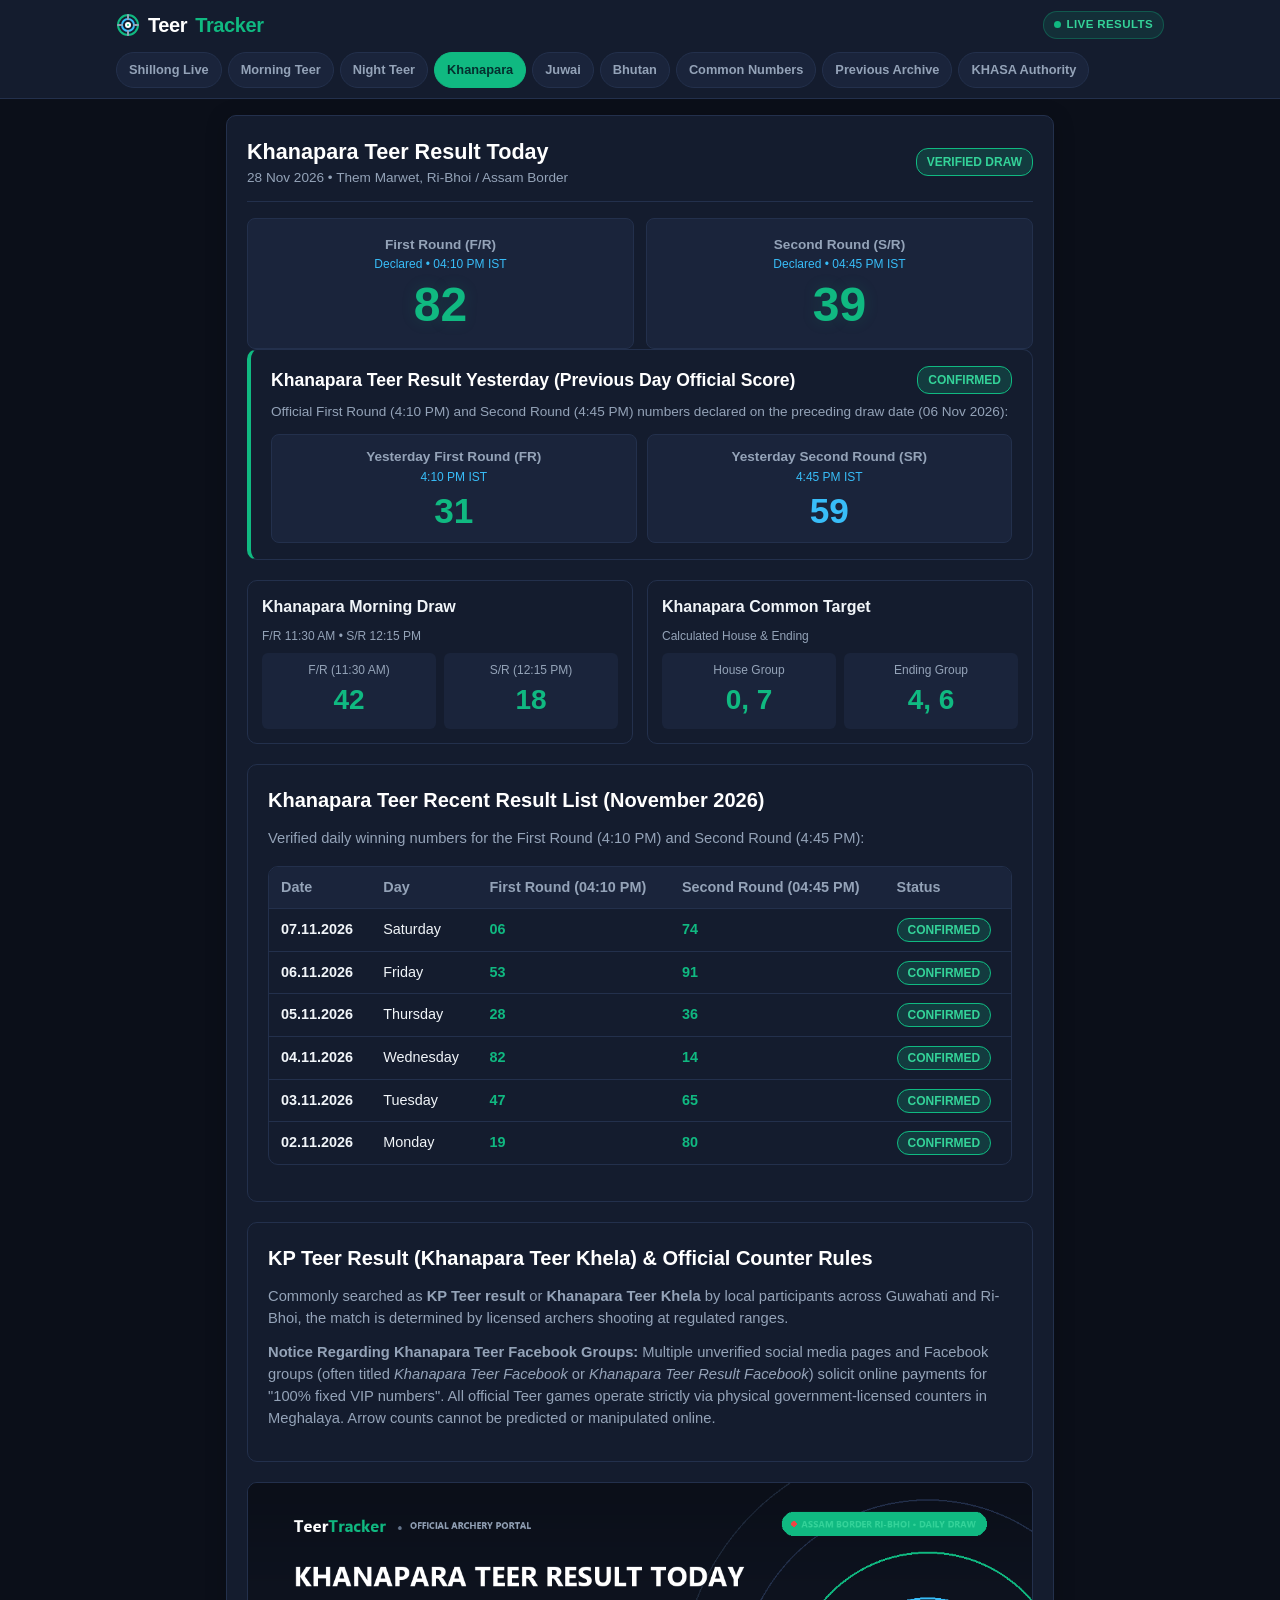
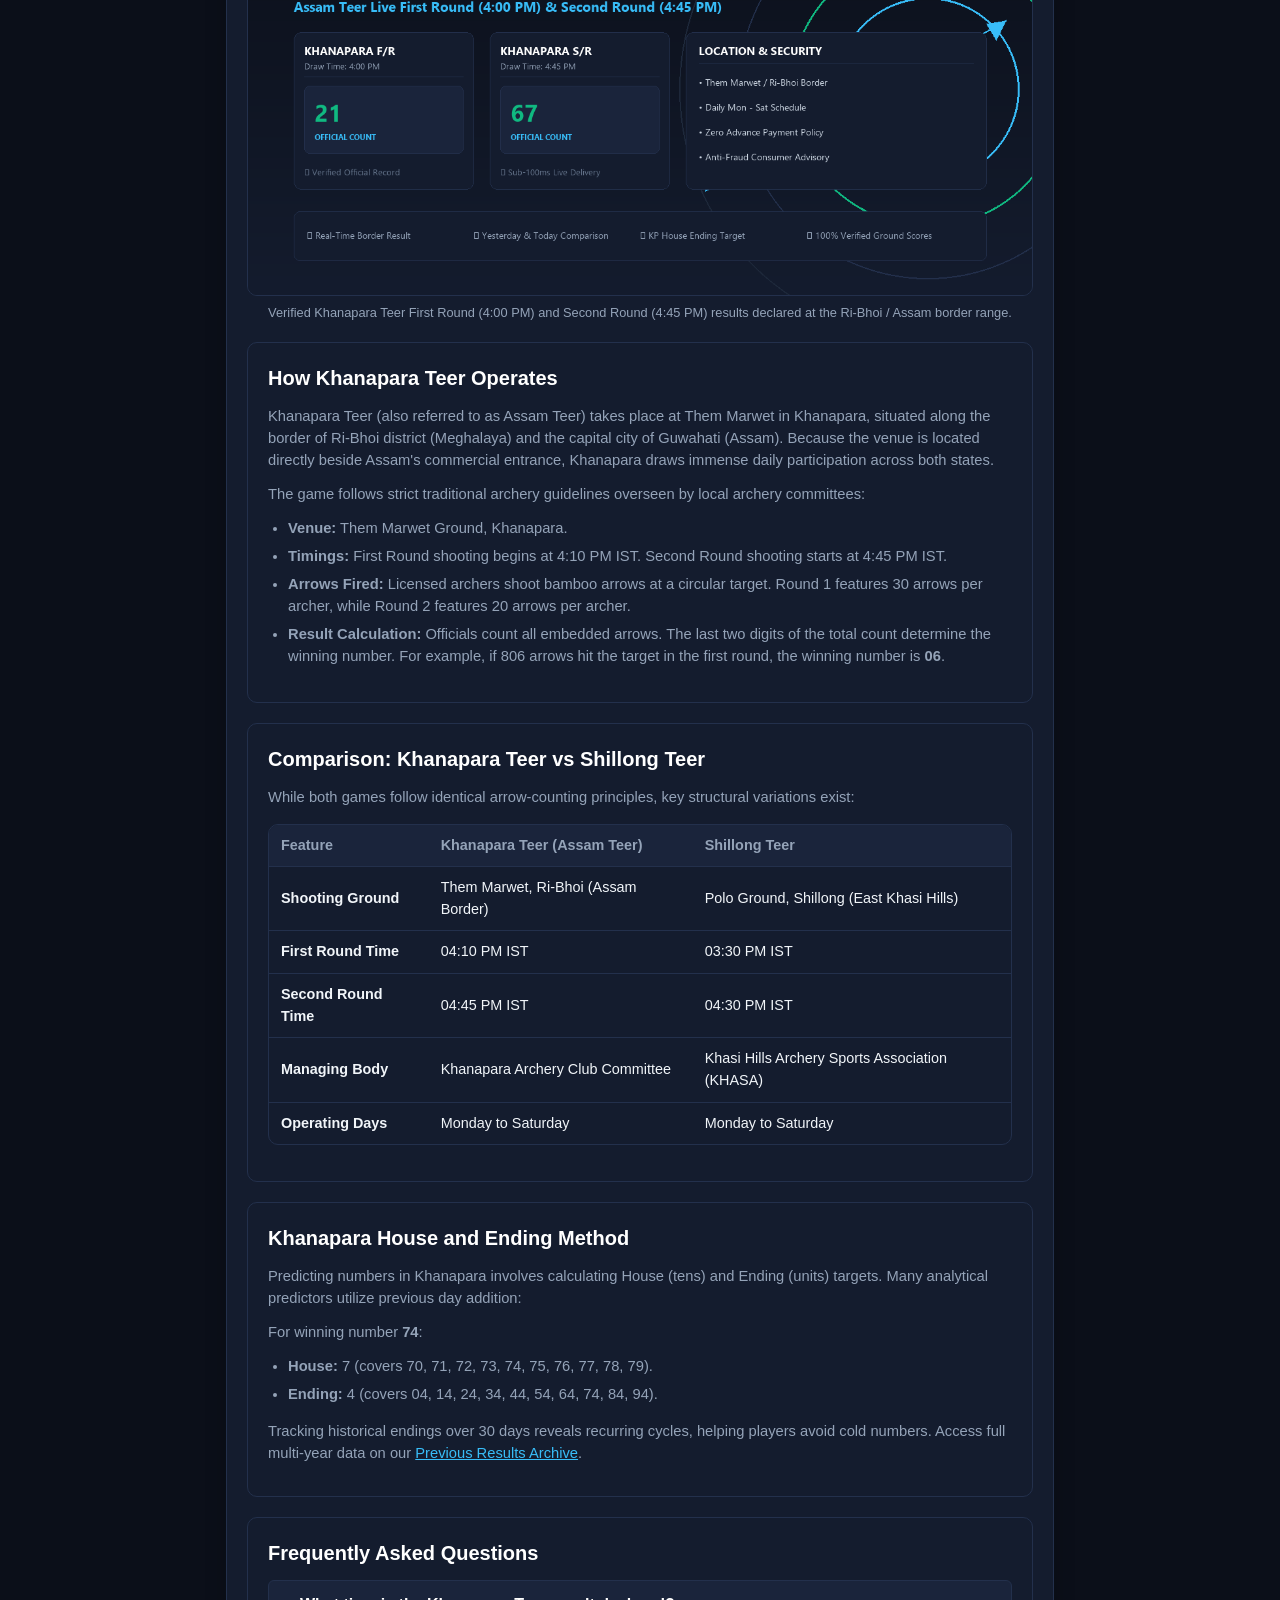
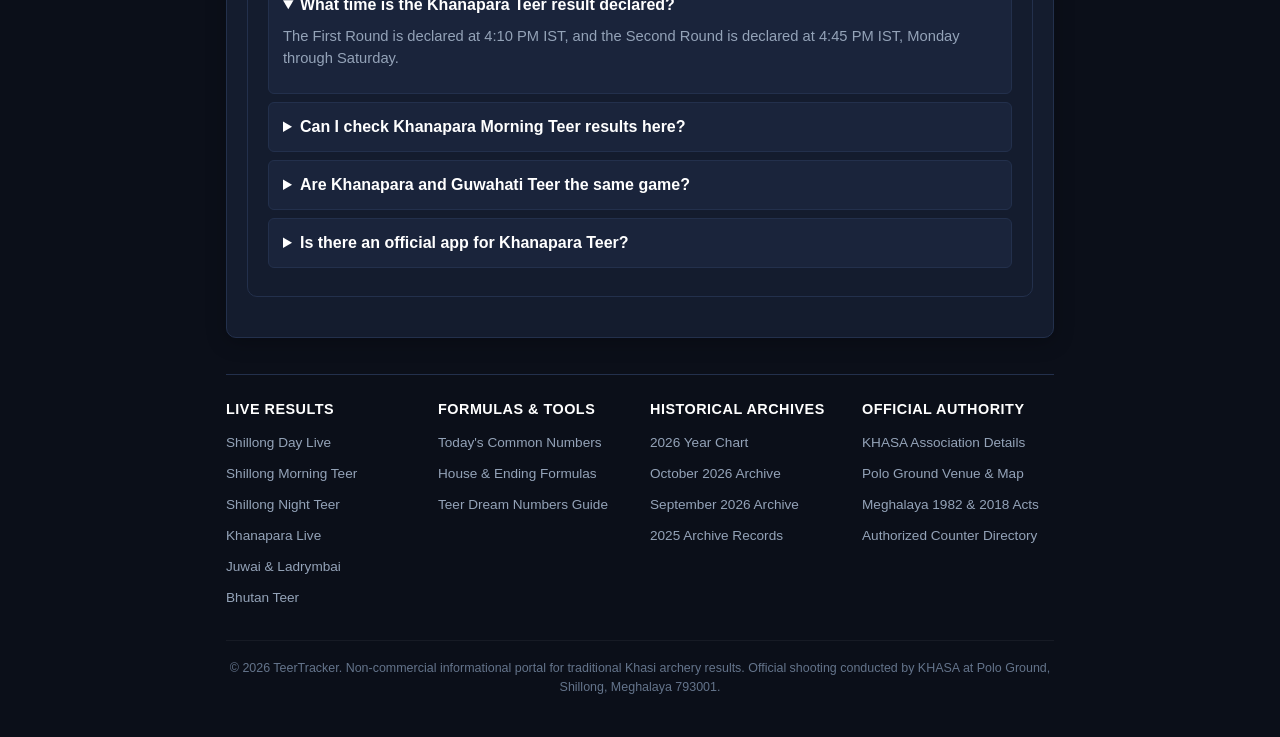
<file: khanapara-teer-result.html>
<!DOCTYPE html>
<html lang="en">
<head>
  <meta charset="UTF-8">
  <meta name="google-site-verification" content="ZtoSqHuh_VnoIexn-Vo3GxFg3RCgs1vgg222O-jDCDQ">
<title>Khanapara Teer Result Today | Assam Teer Live F/R & S/R Numbers</title>
  <meta name="description" content="Live Khanapara Teer results today. Real-time First Round (4:00 PM) and Second Round (4:45 PM) winning numbers, Assam border common targets, and archive.">
  <link rel="canonical" href="https://teer-result-today.vercel.app/khanapara-teer-result">
    <meta name="viewport" content="width=device-width, initial-scale=1.0, viewport-fit=cover">
  <link rel="icon" type="image/svg+xml" href="favicon.svg">
  <link rel="apple-touch-icon" href="apple-touch-icon.png">

  <!-- Open Graph / Facebook / WhatsApp -->
  <meta property="og:type" content="website">
  <meta property="og:site_name" content="TeerTracker">
  <meta property="og:url" content="https://teer-result-today.vercel.app/khanapara-teer-result">
  <meta property="og:title" content="Khanapara Teer Result Today | Assam Teer Live F/R & S/R Numbers">
  <meta property="og:description" content="Live Khanapara Teer results today. Real-time First Round (4:00 PM) and Second Round (4:45 PM) winning numbers, Assam border common targets, and archive.">
  <meta property="og:image" content="https://teer-result-today.vercel.app/og-khanapara.png">
  <meta property="og:image:secure_url" content="https://teer-result-today.vercel.app/og-khanapara.png">
  <meta property="og:image:type" content="image/png">
  <meta property="og:image:width" content="1200">
  <meta property="og:image:height" content="630">
  <meta property="og:image:alt" content="Khanapara Teer Result Today Live">
  <meta property="og:locale" content="en_US">

  <!-- Twitter Card -->
  <meta name="twitter:card" content="summary_large_image">
  <meta name="twitter:url" content="https://teer-result-today.vercel.app/khanapara-teer-result">
  <meta name="twitter:title" content="Khanapara Teer Result Today | Assam Teer Live F/R & S/R Numbers">
  <meta name="twitter:description" content="Live Khanapara Teer results today. Real-time First Round (4:00 PM) and Second Round (4:45 PM) winning numbers, Assam border common targets, and archive.">
  <meta <meta name="twitter:image:alt" content="Khanapara Teer Result Today Live Assam border Ri-Bhoi winning numbers chart and timetable">
  <meta name="twitter:image" content="https://teer-result-today.vercel.app/og-khanapara.png">
  <link rel="stylesheet" href="style.css">

  <!-- Verified Google-Compliant Multi-Schema Graph -->
  <script type="application/ld+json">
  {
    "@context": "https://schema.org",
    "@graph": [
      {
        "@type": "WebSite",
        "@id": "https://teer-result-today.vercel.app/#website",
        "url": "https://teer-result-today.vercel.app/",
        "name": "TeerTracker",
        "description": "Live Shillong, Khanapara and Juwai Teer Result Portal",
        "inLanguage": "en-US"
      },
      {
        "@type": "Organization",
        "@id": "https://teer-result-today.vercel.app/#organization",
        "name": "TeerTracker",
        "url": "https://teer-result-today.vercel.app/",
        "logo": "https://teer-result-today.vercel.app/logo.png"
      },
      {
        "@type": "BreadcrumbList",
        "@id": "https://teer-result-today.vercel.app/khanapara-teer-result#breadcrumb",
        "itemListElement": [
          {
            "@type": "ListItem",
            "position": 1,
            "name": "Home",
            "item": "https://teer-result-today.vercel.app/"
          },
          {
            "@type": "ListItem",
            "position": 2,
            "name": "Khanapara Teer Result",
            "item": "https://teer-result-today.vercel.app/khanapara-teer-result"
          }
        ]
      },
      {
        "@type": "Article",
        "@id": "https://teer-result-today.vercel.app/khanapara-teer-result#article",
        "image": "https://teer-result-today.vercel.app/og-khanapara.png",
        "headline": "Khanapara Teer Result Today Live F/R & S/R",
        "description": "Official Khanapara Teer daily archery result with First Round (4:10 PM) and Second Round (4:45 PM) scores.",
        "datePublished": "2026-11-09T04:10:00+05:30",
        "dateModified": "2026-11-28T13:49:00+05:30",
        "author": {
          "@type": "Organization",
          "name": "TeerTracker Editorial Team"
        },
        "publisher": {
          "@type": "Organization",
          "name": "TeerTracker",
          "logo": {
            "@type": "ImageObject",
            "url": "https://teer-result-today.vercel.app/logo.png"
          }
        }
      },
      {
        "@type": "FAQPage",
        "@id": "https://teer-result-today.vercel.app/khanapara-teer-result#faq",
        "mainEntity": [
          {
            "@type": "Question",
            "name": "What time is the Khanapara Teer result declared?",
            "acceptedAnswer": {
              "@type": "Answer",
              "text": "The First Round (FR) is declared at 4:10 PM IST, and the Second Round (SR) is declared at 4:45 PM IST from Monday to Saturday."
            }
          },
          {
            "@type": "Question",
            "name": "Where is Khanapara Teer held?",
            "acceptedAnswer": {
              "@type": "Answer",
              "text": "The shooting takes place at Them Marwet in Khanapara, situated on the border between the Ri-Bhoi district of Meghalaya and Guwahati, Assam."
            }
          },
          {
            "@type": "Question",
            "name": "How does Khanapara Teer differ from Shillong Teer?",
            "acceptedAnswer": {
              "@type": "Answer",
              "text": "Both games follow traditional Khasi arrow counting mechanics. The primary differences are the draw timings (Khanapara draws at 4:10 PM and 4:45 PM; Shillong draws at 3:30 PM and 4:30 PM) and the shooting ground location."
            }
          },
          {
            "@type": "Question",
            "name": "What are Khanapara Teer common numbers?",
            "acceptedAnswer": {
              "@type": "Answer",
              "text": "Common numbers are daily statistical estimates for House (tens digit) and Ending (units digit) based on past draw frequencies and mathematical subtraction formulas."
            }
          }
        ]
      }
    ]
  }
  </script>
</head>
<body>

    <header>
    <div class="container">
      <div class="header-top">
        <a href="/" class="site-title">
          <svg class="site-logo-icon" viewBox="0 0 24 24" fill="none" stroke="currentColor" stroke-width="2" stroke-linecap="round" stroke-linejoin="round" aria-hidden="true">
            <circle cx="12" cy="12" r="10" stroke="#10b981"/>
            <circle cx="12" cy="12" r="6" stroke="#38bdf8"/>
            <circle cx="12" cy="12" r="2" fill="#10b981"/>
            <path d="M12 2v4M12 18v4M2 12h4M18 12h4" stroke="#94a3b8"/>
          </svg>
          Teer<span>Tracker</span>
        </a>
        <div class="header-actions">
          <div class="header-status">
            <span class="dot"></span>
            <span>Live Results</span>
          </div>
          <button id="menu-toggle" class="menu-toggle" aria-label="Toggle Navigation Menu" aria-expanded="false">
            <span class="hamburger-bar"></span>
            <span class="hamburger-bar"></span>
            <span class="hamburger-bar"></span>
          </button>
        </div>
      </div>
      <div class="nav-scroll" id="nav-menu" aria-label="Main Navigation">
        <nav class="nav-pills">
          <a href="/">Shillong Live</a>
          <a href="/shillong-morning-teer-result">Morning Teer</a>
          <a href="/shillong-night-teer-result">Night Teer</a>
          <a href="/khanapara-teer-result" class="active">Khanapara</a>
          <a href="/juwai-teer-result">Juwai</a>
          <a href="/bhutan-teer-result">Bhutan</a>
          <a href="/shillong-teer-common-number">Common Numbers</a>
          <a href="/teer-previous-results">Previous Archive</a>
          <a href="/about-official-khasa">KHASA Authority</a>
        </nav>
      </div>
    </div>
  </header>

  <main class="container">
    <!-- Main Result Hero Card -->
    <section class="hero-card">
      <div class="card-header">
        <div>
          <h1 class="card-title">Khanapara Teer Result Today</h1>
          <p style="font-size: 0.85rem; color: var(--text-muted);"><span id="live-date">28 Nov 2026</span> &bull; Them Marwet, Ri-Bhoi / Assam Border</p>
        </div>
        <span class="badge badge-done">Verified Draw</span>
      </div>

      <div class="draw-grid">
        <div class="round-box">
          <div class="round-lbl">First Round (F/R)</div>
          <div class="round-time">Declared &bull; 04:10 PM IST</div>
          <div class="round-val win" id="khanapara-fr">82</div>
        </div>
        <div class="round-box">
          <div class="round-lbl">Second Round (S/R)</div>
          <div class="round-time">Declared &bull; 04:45 PM IST</div>
          <div class="round-val win" id="khanapara-sr">39</div>
        </div>
      </div>
    
    <!-- Yesterday's Official Khanapara Result -->
    <section class="info-section" style="padding: 16px 20px; margin: 0 0 20px; border-left: 4px solid var(--accent);">
      <div style="display: flex; justify-content: space-between; align-items: center; margin-bottom: 8px;">
        <h2 style="font-size: 1.1rem; margin: 0; color: #fff;">Khanapara Teer Result Yesterday (Previous Day Official Score)</h2>
        <span class="badge badge-done">Confirmed</span>
      </div>
      <p style="font-size: 0.85rem; color: var(--text-muted); margin-bottom: 12px;">Official First Round (4:10 PM) and Second Round (4:45 PM) numbers declared on the preceding draw date (06 Nov 2026):</p>
      <div class="draw-grid" style="grid-template-columns: 1fr 1fr; gap: 10px;">
        <div class="round-box" style="padding: 12px 8px;">
          <div class="round-lbl">Yesterday First Round (FR)</div>
          <div class="round-time">4:10 PM IST</div>
          <div class="round-val" style="font-size: 2.2rem; color: var(--accent);">31</div>
        </div>
        <div class="round-box" style="padding: 12px 8px;">
          <div class="round-lbl">Yesterday Second Round (SR)</div>
          <div class="round-time">4:45 PM IST</div>
          <div class="round-val" style="font-size: 2.2rem; color: var(--accent-alt);">59</div>
        </div>
      </div>
    </section>

    <!-- Khanapara Session Navigation Tabs -->
    <section class="multi-grid">
      <article class="sub-card">
        <h3>Khanapara Morning Draw</h3>
        <p style="font-size: 0.75rem; color: var(--text-muted); margin-bottom: 8px;">F/R 11:30 AM &bull; S/R 12:15 PM</p>
        <div class="sub-grid">
          <div class="sub-box">
            <div style="font-size: 0.75rem; color: var(--text-muted);">F/R (11:30 AM)</div>
            <div class="val">42</div>
          </div>
          <div class="sub-box">
            <div style="font-size: 0.75rem; color: var(--text-muted);">S/R (12:15 PM)</div>
            <div class="val">18</div>
          </div>
        </div>
      </article>

      <article class="sub-card">
        <h3>Khanapara Common Target</h3>
        <p style="font-size: 0.75rem; color: var(--text-muted); margin-bottom: 8px;">Calculated House &amp; Ending</p>
        <div class="sub-grid">
          <div class="sub-box">
            <div style="font-size: 0.75rem; color: var(--text-muted);">House Group</div>
            <div class="val">0, 7</div>
          </div>
          <div class="sub-box">
            <div style="font-size: 0.75rem; color: var(--text-muted);">Ending Group</div>
            <div class="val">4, 6</div>
          </div>
        </div>
      </article>
    </section>

    <!-- Recent 10-Day Khanapara Result Table -->
    <section class="info-section">
      <h2>Khanapara Teer Recent Result List (November 2026)</h2>
      <p>Verified daily winning numbers for the First Round (4:10 PM) and Second Round (4:45 PM):</p>
      
      <div class="table-wrap">
        <table>
          <thead>
            <tr>
              <th>Date</th>
              <th>Day</th>
              <th>First Round (04:10 PM)</th>
              <th>Second Round (04:45 PM)</th>
              <th>Status</th>
            </tr>
          </thead>
          <tbody>
            <tr>
              <td><strong>07.11.2026</strong></td>
              <td>Saturday</td>
              <td style="color: var(--accent); font-weight: 700;">06</td>
              <td style="color: var(--accent); font-weight: 700;">74</td>
              <td><span class="badge badge-done">Confirmed</span></td>
            </tr>
            <tr>
              <td><strong>06.11.2026</strong></td>
              <td>Friday</td>
              <td style="color: var(--accent); font-weight: 700;">53</td>
              <td style="color: var(--accent); font-weight: 700;">91</td>
              <td><span class="badge badge-done">Confirmed</span></td>
            </tr>
            <tr>
              <td><strong>05.11.2026</strong></td>
              <td>Thursday</td>
              <td style="color: var(--accent); font-weight: 700;">28</td>
              <td style="color: var(--accent); font-weight: 700;">36</td>
              <td><span class="badge badge-done">Confirmed</span></td>
            </tr>
            <tr>
              <td><strong>04.11.2026</strong></td>
              <td>Wednesday</td>
              <td style="color: var(--accent); font-weight: 700;">82</td>
              <td style="color: var(--accent); font-weight: 700;">14</td>
              <td><span class="badge badge-done">Confirmed</span></td>
            </tr>
            <tr>
              <td><strong>03.11.2026</strong></td>
              <td>Tuesday</td>
              <td style="color: var(--accent); font-weight: 700;">47</td>
              <td style="color: var(--accent); font-weight: 700;">65</td>
              <td><span class="badge badge-done">Confirmed</span></td>
            </tr>
            <tr>
              <td><strong>02.11.2026</strong></td>
              <td>Monday</td>
              <td style="color: var(--accent); font-weight: 700;">19</td>
              <td style="color: var(--accent); font-weight: 700;">80</td>
              <td><span class="badge badge-done">Confirmed</span></td>
            </tr>
          </tbody>
        </table>
      </div>
    </section>

        <!-- KP Teer Result (Teer Khela) & Social Media Notice -->
    <article class="info-section">
      <h2>KP Teer Result (Khanapara Teer Khela) &amp; Official Counter Rules</h2>
      <p>
        Commonly searched as <strong>KP Teer result</strong> or <strong>Khanapara Teer Khela</strong> by local participants across Guwahati and Ri-Bhoi, the match is determined by licensed archers shooting at regulated ranges.
      </p>
      <p>
        <strong>Notice Regarding Khanapara Teer Facebook Groups:</strong> Multiple unverified social media pages and Facebook groups (often titled <em>Khanapara Teer Facebook</em> or <em>Khanapara Teer Result Facebook</em>) solicit online payments for "100% fixed VIP numbers". All official Teer games operate strictly via physical government-licensed counters in Meghalaya. Arrow counts cannot be predicted or manipulated online.
      </p>
    </article>

        <!-- Semantic Feature Image (Google Images & Rich Indexing) -->
    <figure class="feature-media">
      <img src="og-khanapara.png" 
           alt="Khanapara Teer Result Today Live Assam border Ri-Bhoi winning numbers chart and timetable" 
           title="Khanapara Teer Result Today Live" 
           width="1200" 
           height="630" 
           loading="lazy" 
           decoding="async">
      <figcaption>Verified Khanapara Teer First Round (4:00 PM) and Second Round (4:45 PM) results declared at the Ri-Bhoi / Assam border range.</figcaption>
    </figure>

    <!-- Khanapara Operation & Archery Details -->
    <article class="info-section">
      <h2>How Khanapara Teer Operates</h2>
      <p>Khanapara Teer (also referred to as Assam Teer) takes place at Them Marwet in Khanapara, situated along the border of Ri-Bhoi district (Meghalaya) and the capital city of Guwahati (Assam). Because the venue is located directly beside Assam's commercial entrance, Khanapara draws immense daily participation across both states.</p>
      <p>The game follows strict traditional archery guidelines overseen by local archery committees:</p>
      <ul style="margin-left: 20px; margin-bottom: 14px; color: var(--text-muted); font-size: 0.92rem;">
        <li><strong>Venue:</strong> Them Marwet Ground, Khanapara.</li>
        <li><strong>Timings:</strong> First Round shooting begins at 4:10 PM IST. Second Round shooting starts at 4:45 PM IST.</li>
        <li><strong>Arrows Fired:</strong> Licensed archers shoot bamboo arrows at a circular target. Round 1 features 30 arrows per archer, while Round 2 features 20 arrows per archer.</li>
        <li><strong>Result Calculation:</strong> Officials count all embedded arrows. The last two digits of the total count determine the winning number. For example, if 806 arrows hit the target in the first round, the winning number is <strong>06</strong>.</li>
      </ul>
    </article>

    <!-- Differences Table -->
    <article class="info-section">
      <h2>Comparison: Khanapara Teer vs Shillong Teer</h2>
      <p>While both games follow identical arrow-counting principles, key structural variations exist:</p>
      
      <div class="table-wrap">
        <table>
          <thead>
            <tr>
              <th>Feature</th>
              <th>Khanapara Teer (Assam Teer)</th>
              <th>Shillong Teer</th>
            </tr>
          </thead>
          <tbody>
            <tr>
              <td><strong>Shooting Ground</strong></td>
              <td>Them Marwet, Ri-Bhoi (Assam Border)</td>
              <td>Polo Ground, Shillong (East Khasi Hills)</td>
            </tr>
            <tr>
              <td><strong>First Round Time</strong></td>
              <td>04:10 PM IST</td>
              <td>03:30 PM IST</td>
            </tr>
            <tr>
              <td><strong>Second Round Time</strong></td>
              <td>04:45 PM IST</td>
              <td>04:30 PM IST</td>
            </tr>
            <tr>
              <td><strong>Managing Body</strong></td>
              <td>Khanapara Archery Club Committee</td>
              <td>Khasi Hills Archery Sports Association (KHASA)</td>
            </tr>
            <tr>
              <td><strong>Operating Days</strong></td>
              <td>Monday to Saturday</td>
              <td>Monday to Saturday</td>
            </tr>
          </tbody>
        </table>
      </div>
    </article>

    <!-- House and Ending Formula -->
    <article class="info-section">
      <h2>Khanapara House and Ending Method</h2>
      <p>Predicting numbers in Khanapara involves calculating House (tens) and Ending (units) targets. Many analytical predictors utilize previous day addition:</p>
      <p>For winning number <strong>74</strong>:</p>
      <ul style="margin-left: 20px; margin-bottom: 14px; color: var(--text-muted); font-size: 0.92rem;">
        <li><strong>House:</strong> 7 (covers 70, 71, 72, 73, 74, 75, 76, 77, 78, 79).</li>
        <li><strong>Ending:</strong> 4 (covers 04, 14, 24, 34, 44, 54, 64, 74, 84, 94).</li>
      </ul>
      <p>Tracking historical endings over 30 days reveals recurring cycles, helping players avoid cold numbers. Access full multi-year data on our <a href="/teer-previous-results" style="color: var(--accent-alt);">Previous Results Archive</a>.</p>
    </article>

    <!-- Frequently Asked Questions -->
    <section class="info-section">
      <h2>Frequently Asked Questions</h2>
      <details open>
        <summary>What time is the Khanapara Teer result declared?</summary>
        <p>The First Round is declared at 4:10 PM IST, and the Second Round is declared at 4:45 PM IST, Monday through Saturday.</p>
      </details>
      <details>
        <summary>Can I check Khanapara Morning Teer results here?</summary>
        <p>Yes, Khanapara Morning Teer draws at 11:30 AM (F/R) and 12:15 PM (S/R) and is tracked live in our session section above.</p>
      </details>
      <details>
        <summary>Are Khanapara and Guwahati Teer the same game?</summary>
        <p>Yes. Because Khanapara sits directly on the border of Guwahati, local players commonly call it Guwahati Teer or Assam Teer.</p>
      </details>
      <details>
        <summary>Is there an official app for Khanapara Teer?</summary>
        <p>No single government app exists. Independent informational sites like TeerTracker publish live numbers directly from local ground tally counters.</p>
      </details>
    </section>
  </main>

    <footer>
    <div class="container">
      <div class="footer-silo">
        <div class="silo-col">
          <h3>Live Results</h3>
          <ul>
            <li><a href="/">Shillong Day Live</a></li>
            <li><a href="/shillong-morning-teer-result">Shillong Morning Teer</a></li>
            <li><a href="/shillong-night-teer-result">Shillong Night Teer</a></li>
            <li><a href="/khanapara-teer-result">Khanapara Live</a></li>
            <li><a href="/juwai-teer-result">Juwai &amp; Ladrymbai</a></li>
            <li><a href="/bhutan-teer-result">Bhutan Teer</a></li>
          </ul>
        </div>
        <div class="silo-col">
          <h3>Formulas &amp; Tools</h3>
          <ul>
            <li><a href="/shillong-teer-common-number">Today's Common Numbers</a></li>
            <li><a href="/shillong-teer-common-number#formulas">House &amp; Ending Formulas</a></li>
            <li><a href="/shillong-teer-common-number#dream-numbers">Teer Dream Numbers Guide</a></li>
          </ul>
        </div>
        <div class="silo-col">
          <h3>Historical Archives</h3>
          <ul>
            <li><a href="/teer-previous-results">2026 Year Chart</a></li>
            <li><a href="/teer-previous-results#month-2026-10">October 2026 Archive</a></li>
            <li><a href="/teer-previous-results#month-2026-09">September 2026 Archive</a></li>
            <li><a href="/teer-previous-results#month-2025-12">2025 Archive Records</a></li>
          </ul>
        </div>
        <div class="silo-col">
          <h3>Official Authority</h3>
          <ul>
            <li><a href="/about-official-khasa">KHASA Association Details</a></li>
            <li><a href="/about-official-khasa#polo-ground">Polo Ground Venue &amp; Map</a></li>
            <li><a href="/about-official-khasa#legal-framework">Meghalaya 1982 &amp; 2018 Acts</a></li>
            <li><a href="/about-official-khasa#licensed-counters">Authorized Counter Directory</a></li>
          </ul>
        </div>
      </div>
      <div class="copyright">
        &copy; 2026 TeerTracker. Non-commercial informational portal for traditional Khasi archery results. Official shooting conducted by KHASA at Polo Ground, Shillong, Meghalaya 793001.
      </div>
    </div>
  </footer>

  <script src="app.js"></script>
</body>
</html>
</file>
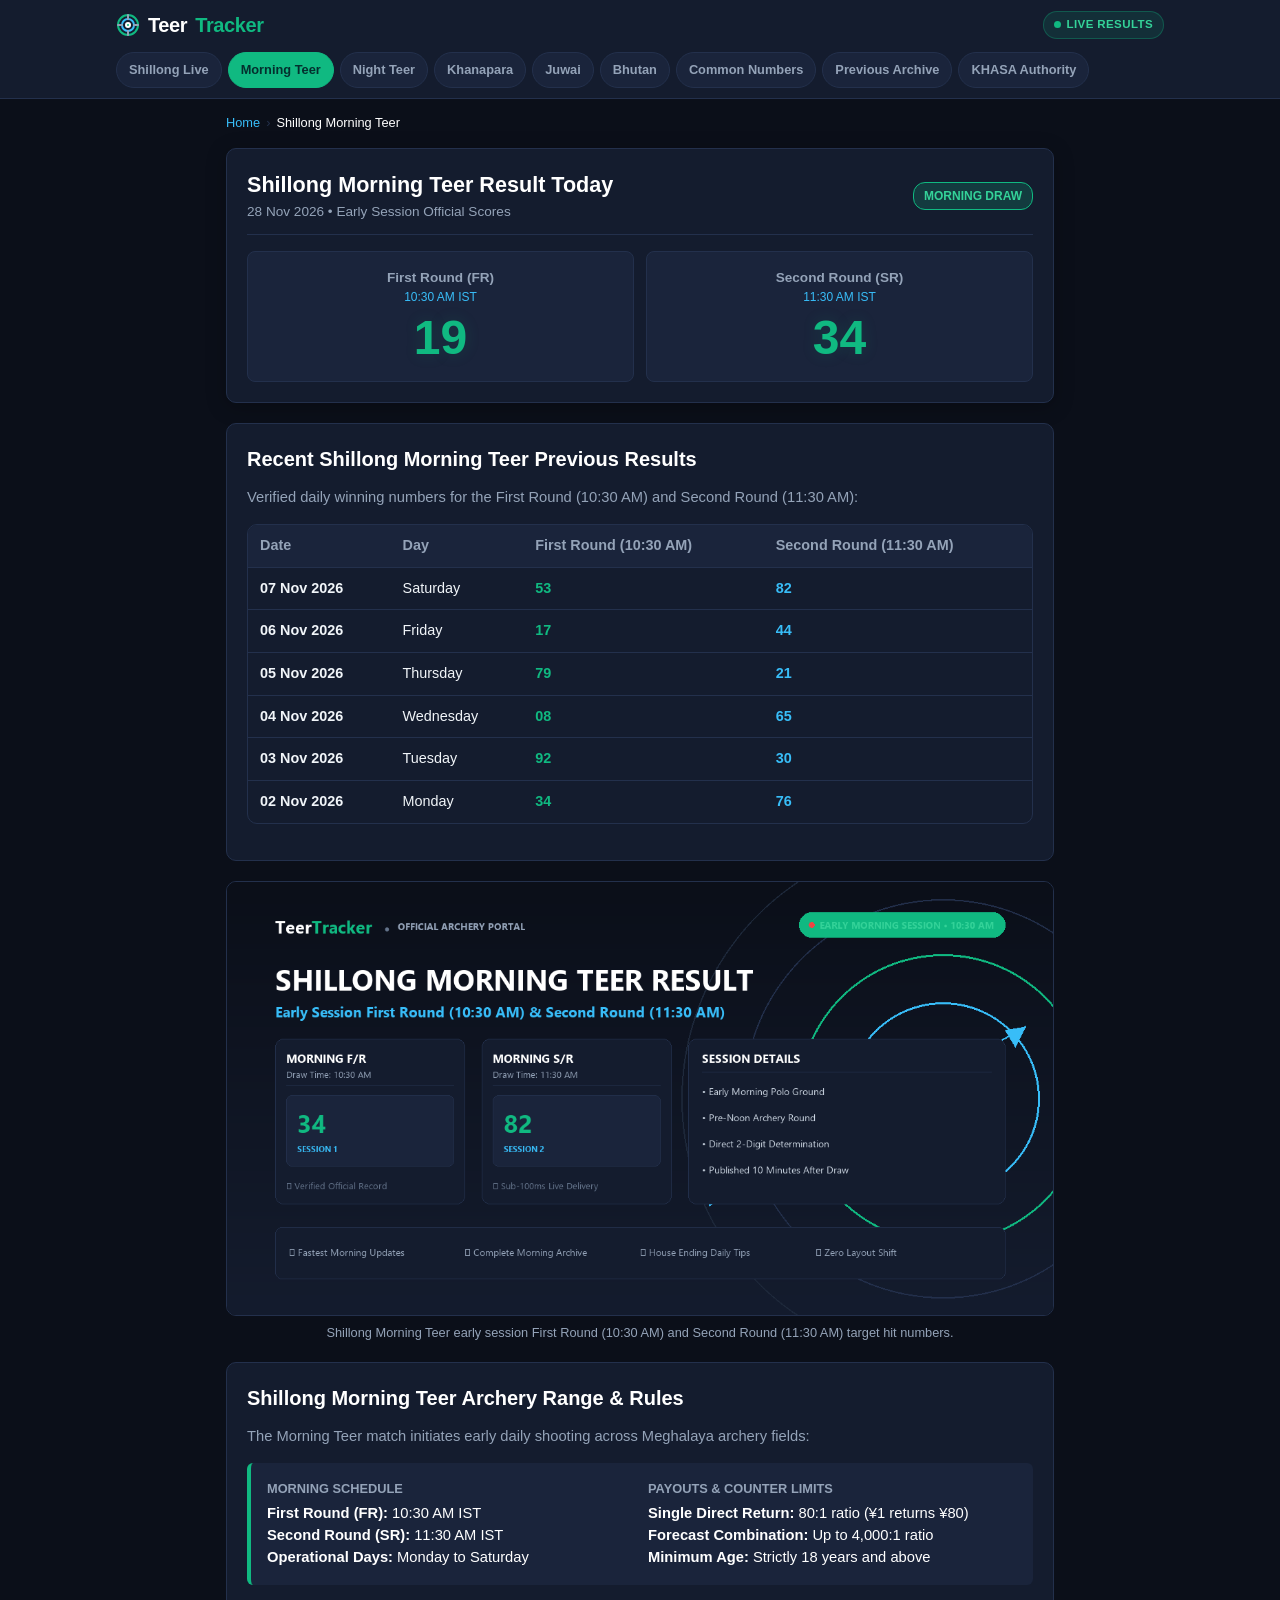
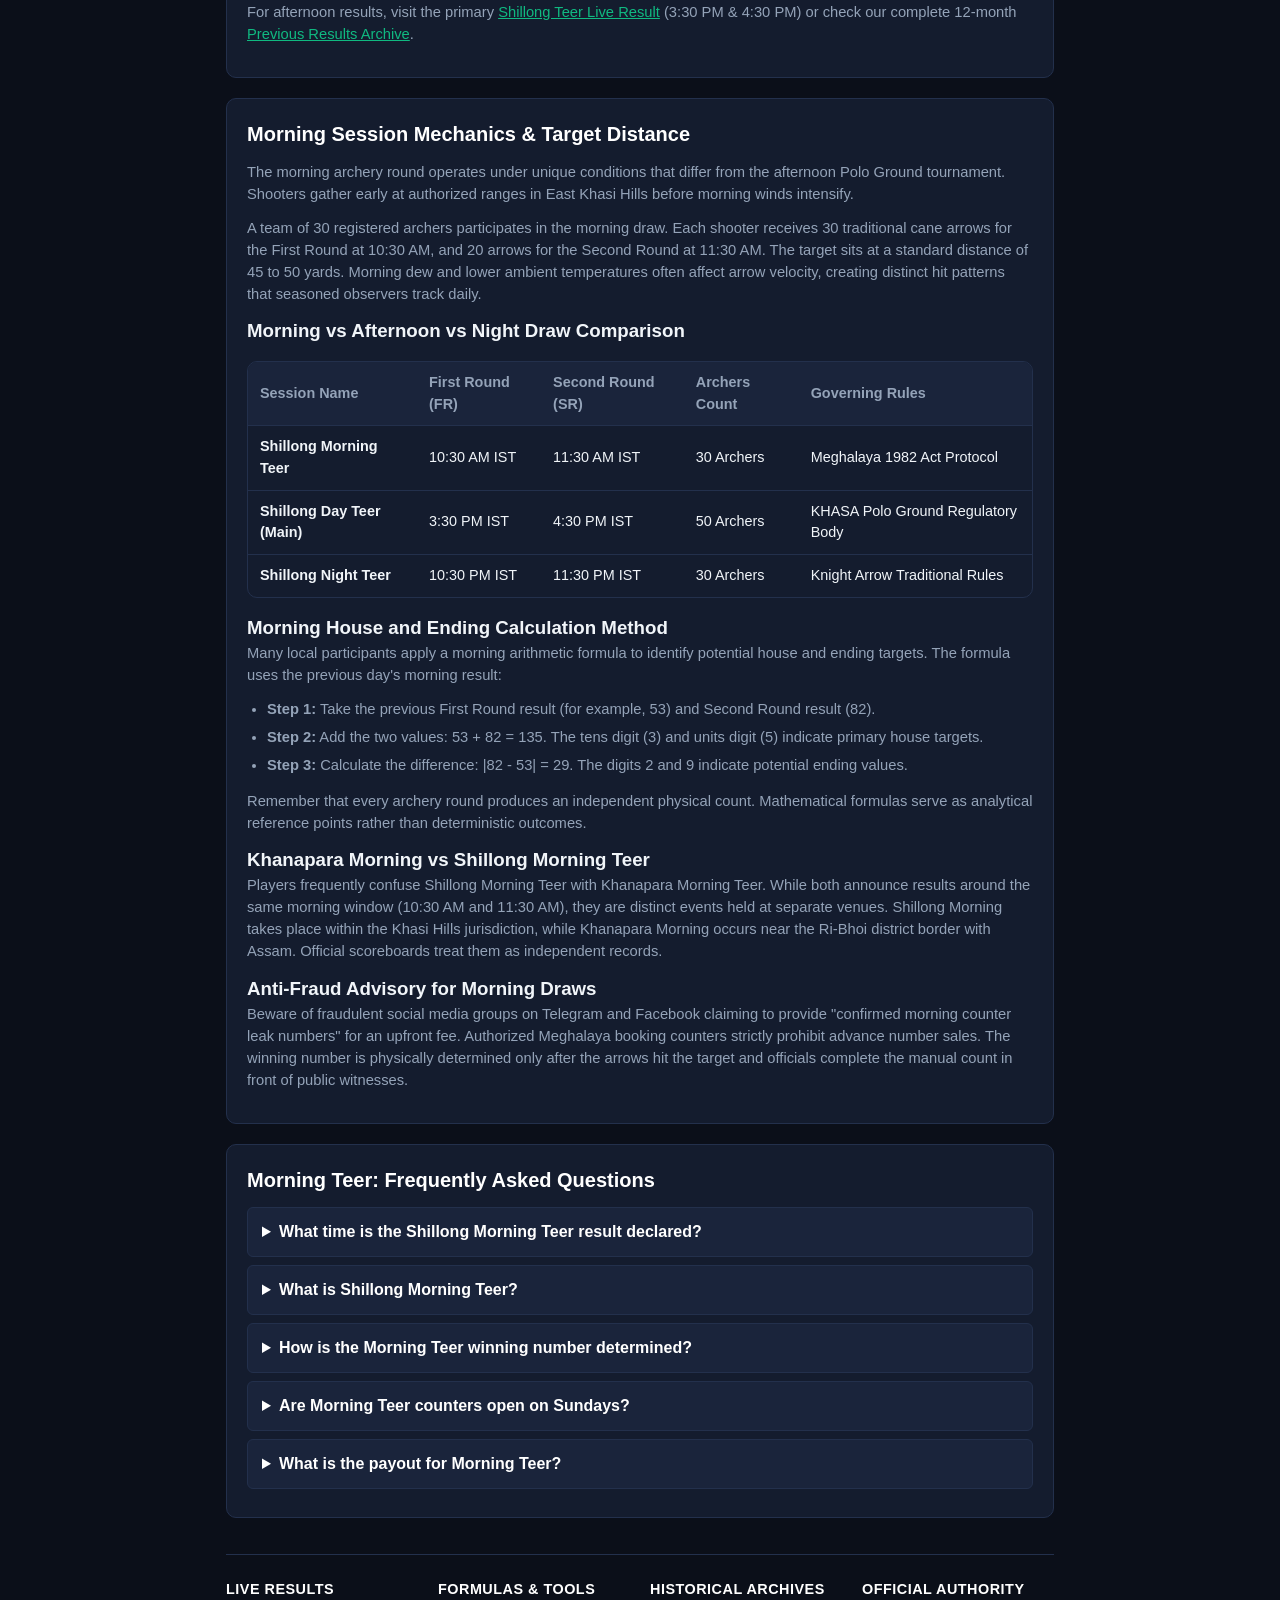
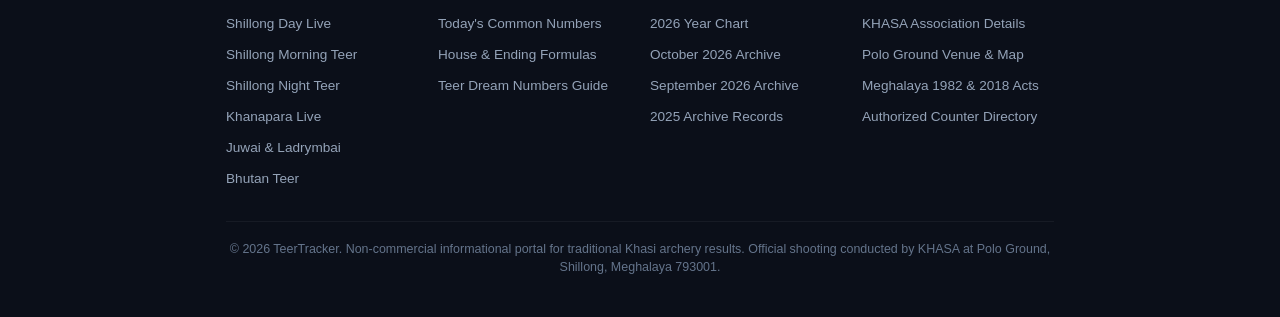
<file: shillong-morning-teer-result.html>
<!DOCTYPE html>
<html lang="en">
<head>
  <meta charset="UTF-8">
  <meta name="google-site-verification" content="ZtoSqHuh_VnoIexn-Vo3GxFg3RCgs1vgg222O-jDCDQ">
<title>Shillong Morning Teer Result Today | Live F/R & S/R Numbers</title>
  <meta name="description" content="Live Shillong Morning Teer results today. Official First Round (10:30 AM) and Second Round (11:30 AM) numbers, morning house ending, and daily target chart.">
  <link rel="canonical" href="https://teer-result-today.vercel.app/shillong-morning-teer-result">
    <meta name="viewport" content="width=device-width, initial-scale=1.0, viewport-fit=cover">
  <link rel="icon" type="image/svg+xml" href="favicon.svg">
  <link rel="apple-touch-icon" href="apple-touch-icon.png">

  <!-- Open Graph / Facebook / WhatsApp -->
  <meta property="og:type" content="website">
  <meta property="og:site_name" content="TeerTracker">
  <meta property="og:url" content="https://teer-result-today.vercel.app/shillong-morning-teer-result">
  <meta property="og:title" content="Shillong Morning Teer Result Today | Early F/R & S/R Numbers">
  <meta property="og:description" content="Shillong Morning Teer live result today. First Round at 10:30 AM and Second Round at 11:30 AM. Track early morning archery scores and daily lists.">
  <meta property="og:image" content="https://teer-result-today.vercel.app/og-morning.png">
  <meta property="og:image:secure_url" content="https://teer-result-today.vercel.app/og-morning.png">
  <meta property="og:image:type" content="image/png">
  <meta property="og:image:width" content="1200">
  <meta property="og:image:height" content="630">
  <meta property="og:image:alt" content="Shillong Morning Teer Result Today">
  <meta property="og:locale" content="en_US">

  <!-- Twitter Card -->
  <meta name="twitter:card" content="summary_large_image">
  <meta name="twitter:url" content="https://teer-result-today.vercel.app/shillong-morning-teer-result">
  <meta name="twitter:title" content="Shillong Morning Teer Result Today | Early F/R & S/R Numbers">
  <meta name="twitter:description" content="Shillong Morning Teer live result today. First Round at 10:30 AM and Second Round at 11:30 AM. Track early morning archery scores and daily lists.">
  <meta <meta name="twitter:image:alt" content="Shillong Morning Teer Result Today early session 10:30 AM and 11:30 AM winning numbers">
  <meta name="twitter:image" content="https://teer-result-today.vercel.app/og-morning.png">
  <link rel="stylesheet" href="style.css">

  <!-- Google-Compliant Structured Data -->
  <script type="application/ld+json">
  {
    "@context": "https://schema.org",
    "@graph": [
      {
        "@type": "WebSite",
        "@id": "https://teer-result-today.vercel.app/#website",
        "url": "https://teer-result-today.vercel.app/",
        "name": "TeerTracker",
        "description": "Live Shillong, Khanapara and Juwai Teer Result Portal",
        "inLanguage": "en-US"
      },
      {
        "@type": "Organization",
        "@id": "https://teer-result-today.vercel.app/#organization",
        "name": "TeerTracker",
        "url": "https://teer-result-today.vercel.app/",
        "logo": "https://teer-result-today.vercel.app/logo.png"
      },
      {
        "@type": "BreadcrumbList",
        "@id": "https://teer-result-today.vercel.app/shillong-morning-teer-result#breadcrumb",
        "itemListElement": [
          {
            "@type": "ListItem",
            "position": 1,
            "name": "Home",
            "item": "https://teer-result-today.vercel.app/"
          },
          {
            "@type": "ListItem",
            "position": 2,
            "name": "Shillong Morning Teer",
            "item": "https://teer-result-today.vercel.app/shillong-morning-teer-result"
          }
        ]
      },
      {
        "@type": "Article",
        "@id": "https://teer-result-today.vercel.app/shillong-morning-teer-result#article",
        "image": "https://teer-result-today.vercel.app/og-morning.png",
        "headline": "Shillong Morning Teer Result Today Live F/R & S/R",
        "description": "Daily Shillong Morning Teer archery results with First Round (10:30 AM) and Second Round (11:30 AM) verified winning numbers.",
        "datePublished": "2026-11-09T10:30:00+05:30",
        "dateModified": "2026-11-28T13:49:00+05:30",
        "author": {
          "@type": "Organization",
          "name": "TeerTracker Morning Desk"
        },
        "publisher": {
          "@type": "Organization",
          "name": "TeerTracker",
          "logo": {
            "@type": "ImageObject",
            "url": "https://teer-result-today.vercel.app/logo.png"
          }
        }
      },
      {
        "@type": "FAQPage",
        "@id": "https://teer-result-today.vercel.app/shillong-morning-teer-result#faq",
        "mainEntity": [
          {
            "@type": "Question",
            "name": "What time is the Shillong Morning Teer result declared?",
            "acceptedAnswer": {
              "@type": "Answer",
              "text": "The First Round (FR) is declared at 10:30 AM IST, and the Second Round (SR) is declared at 11:30 AM IST from Monday to Saturday."
            }
          },
          {
            "@type": "Question",
            "name": "What is Shillong Morning Teer?",
            "acceptedAnswer": {
              "@type": "Answer",
              "text": "Morning Teer is the early session of traditional Meghalaya archery shooting, opening daily wagering before the standard afternoon Polo Ground session."
            }
          },
          {
            "@type": "Question",
            "name": "How is the Morning Teer winning number determined?",
            "acceptedAnswer": {
              "@type": "Answer",
              "text": "Target marshals count the bamboo arrows hitting the circular target at the end of the round. The last two digits of that total arrow count form the winning number."
            }
          },
          {
            "@type": "Question",
            "name": "Are Morning Teer counters open on Sundays?",
            "acceptedAnswer": {
              "@type": "Answer",
              "text": "No. All licensed Teer booking counters and archery ranges throughout Meghalaya remain closed on Sundays."
            }
          },
          {
            "@type": "Question",
            "name": "What is the payout for Morning Teer?",
            "acceptedAnswer": {
              "@type": "Answer",
              "text": "Single round direct bets pay standard 80:1 returns (&yen;1 returns &yen;80), while pair forecast combinations pay up to 4,000:1."
            }
          }
        ]
      }
    ]
  }
  </script>
</head>
<body>

    <header>
    <div class="container">
      <div class="header-top">
        <a href="/" class="site-title">
          <svg class="site-logo-icon" viewBox="0 0 24 24" fill="none" stroke="currentColor" stroke-width="2" stroke-linecap="round" stroke-linejoin="round" aria-hidden="true">
            <circle cx="12" cy="12" r="10" stroke="#10b981"/>
            <circle cx="12" cy="12" r="6" stroke="#38bdf8"/>
            <circle cx="12" cy="12" r="2" fill="#10b981"/>
            <path d="M12 2v4M12 18v4M2 12h4M18 12h4" stroke="#94a3b8"/>
          </svg>
          Teer<span>Tracker</span>
        </a>
        <div class="header-actions">
          <div class="header-status">
            <span class="dot"></span>
            <span>Live Results</span>
          </div>
          <button id="menu-toggle" class="menu-toggle" aria-label="Toggle Navigation Menu" aria-expanded="false">
            <span class="hamburger-bar"></span>
            <span class="hamburger-bar"></span>
            <span class="hamburger-bar"></span>
          </button>
        </div>
      </div>
      <div class="nav-scroll" id="nav-menu" aria-label="Main Navigation">
        <nav class="nav-pills">
          <a href="/">Shillong Live</a>
          <a href="/shillong-morning-teer-result" class="active">Morning Teer</a>
          <a href="/shillong-night-teer-result">Night Teer</a>
          <a href="/khanapara-teer-result">Khanapara</a>
          <a href="/juwai-teer-result">Juwai</a>
          <a href="/bhutan-teer-result">Bhutan</a>
          <a href="/shillong-teer-common-number">Common Numbers</a>
          <a href="/teer-previous-results">Previous Archive</a>
          <a href="/about-official-khasa">KHASA Authority</a>
        </nav>
      </div>
    </div>
  </header>

  <main class="container">
    <nav class="breadcrumb" aria-label="Breadcrumb">
      <a href="/">Home</a>
      <span>&rsaquo;</span>
      <p style="margin: 0; color: #fff;">Shillong Morning Teer</p>
    </nav>

    <!-- Morning Result Card -->
    <section class="hero-card">
      <div class="card-header">
        <div>
          <h1 class="card-title">Shillong Morning Teer Result Today</h1>
          <p style="font-size: 0.85rem; color: var(--text-muted);"><span id="live-date">28 Nov 2026</span> &bull; Early Session Official Scores</p>
        </div>
        <span class="badge badge-done">Morning Draw</span>
      </div>

      <div class="draw-grid">
        <div class="round-box">
          <div class="round-lbl">First Round (FR)</div>
          <div class="round-time">10:30 AM IST</div>
          <div class="round-val win" id="morning-fr">19</div>
        </div>
        <div class="round-box">
          <div class="round-lbl">Second Round (SR)</div>
          <div class="round-time">11:30 AM IST</div>
          <div class="round-val win" id="morning-sr">34</div>
        </div>
      </div>
    </section>

    <!-- Morning Previous Archive -->
    <section class="info-section">
      <h2>Recent Shillong Morning Teer Previous Results</h2>
      <p>Verified daily winning numbers for the First Round (10:30 AM) and Second Round (11:30 AM):</p>

      <div class="table-wrap">
        <table>
          <thead>
            <tr>
              <th>Date</th>
              <th>Day</th>
              <th>First Round (10:30 AM)</th>
              <th>Second Round (11:30 AM)</th>
            </tr>
          </thead>
          <tbody>
            <tr><td><strong>07 Nov 2026</strong></td><td>Saturday</td><td><strong style="color: var(--accent);">53</strong></td><td><strong style="color: var(--accent-alt);">82</strong></td></tr>
            <tr><td><strong>06 Nov 2026</strong></td><td>Friday</td><td><strong style="color: var(--accent);">17</strong></td><td><strong style="color: var(--accent-alt);">44</strong></td></tr>
            <tr><td><strong>05 Nov 2026</strong></td><td>Thursday</td><td><strong style="color: var(--accent);">79</strong></td><td><strong style="color: var(--accent-alt);">21</strong></td></tr>
            <tr><td><strong>04 Nov 2026</strong></td><td>Wednesday</td><td><strong style="color: var(--accent);">08</strong></td><td><strong style="color: var(--accent-alt);">65</strong></td></tr>
            <tr><td><strong>03 Nov 2026</strong></td><td>Tuesday</td><td><strong style="color: var(--accent);">92</strong></td><td><strong style="color: var(--accent-alt);">30</strong></td></tr>
            <tr><td><strong>02 Nov 2026</strong></td><td>Monday</td><td><strong style="color: var(--accent);">34</strong></td><td><strong style="color: var(--accent-alt);">76</strong></td></tr>
          </tbody>
        </table>
      </div>
    </section>

        <!-- Semantic Feature Image (Google Images & Rich Indexing) -->
    <figure class="feature-media">
      <img src="og-morning.png" 
           alt="Shillong Morning Teer Result Today early session 10:30 AM and 11:30 AM winning numbers" 
           title="Shillong Morning Teer Result Today" 
           width="1200" 
           height="630" 
           loading="lazy" 
           decoding="async">
      <figcaption>Shillong Morning Teer early session First Round (10:30 AM) and Second Round (11:30 AM) target hit numbers.</figcaption>
    </figure>

    <!-- Morning Teer Operational Guide -->
    <article class="info-section">
      <h2>Shillong Morning Teer Archery Range & Rules</h2>
      <p>
        The Morning Teer match initiates early daily shooting across Meghalaya archery fields:
      </p>

      <div class="location-card">
        <div class="location-item">
          <h4>Morning Schedule</h4>
          <p><strong>First Round (FR):</strong> 10:30 AM IST<br><strong>Second Round (SR):</strong> 11:30 AM IST<br><strong>Operational Days:</strong> Monday to Saturday</p>
        </div>
        <div class="location-item">
          <h4>Payouts & Counter Limits</h4>
          <p><strong>Single Direct Return:</strong> 80:1 ratio (&yen;1 returns &yen;80)<br><strong>Forecast Combination:</strong> Up to 4,000:1 ratio<br><strong>Minimum Age:</strong> Strictly 18 years and above</p>
        </div>
      </div>

      <p>
        For afternoon results, visit the primary <a href="/" style="color: var(--accent);">Shillong Teer Live Result</a> (3:30 PM &amp; 4:30 PM) or check our complete 12-month <a href="/teer-previous-results" style="color: var(--accent);">Previous Results Archive</a>.
      </p>
    </article>

    
    <!-- Morning Archery Specifications & Deep Mechanics -->
    <article class="info-section">
      <h2>Morning Session Mechanics & Target Distance</h2>
      <p>
        The morning archery round operates under unique conditions that differ from the afternoon Polo Ground tournament. Shooters gather early at authorized ranges in East Khasi Hills before morning winds intensify. 
      </p>
      <p>
        A team of 30 registered archers participates in the morning draw. Each shooter receives 30 traditional cane arrows for the First Round at 10:30 AM, and 20 arrows for the Second Round at 11:30 AM. The target sits at a standard distance of 45 to 50 yards. Morning dew and lower ambient temperatures often affect arrow velocity, creating distinct hit patterns that seasoned observers track daily.
      </p>

      <h3>Morning vs Afternoon vs Night Draw Comparison</h3>
      <div class="table-wrap">
        <table>
          <thead>
            <tr>
              <th>Session Name</th>
              <th>First Round (FR)</th>
              <th>Second Round (SR)</th>
              <th>Archers Count</th>
              <th>Governing Rules</th>
            </tr>
          </thead>
          <tbody>
            <tr>
              <td><strong>Shillong Morning Teer</strong></td>
              <td>10:30 AM IST</td>
              <td>11:30 AM IST</td>
              <td>30 Archers</td>
              <td>Meghalaya 1982 Act Protocol</td>
            </tr>
            <tr>
              <td><strong>Shillong Day Teer (Main)</strong></td>
              <td>3:30 PM IST</td>
              <td>4:30 PM IST</td>
              <td>50 Archers</td>
              <td>KHASA Polo Ground Regulatory Body</td>
            </tr>
            <tr>
              <td><strong>Shillong Night Teer</strong></td>
              <td>10:30 PM IST</td>
              <td>11:30 PM IST</td>
              <td>30 Archers</td>
              <td>Knight Arrow Traditional Rules</td>
            </tr>
          </tbody>
        </table>
      </div>

      <h3>Morning House and Ending Calculation Method</h3>
      <p>
        Many local participants apply a morning arithmetic formula to identify potential house and ending targets. The formula uses the previous day's morning result:
      </p>
      <ul>
        <li><strong>Step 1:</strong> Take the previous First Round result (for example, 53) and Second Round result (82).</li>
        <li><strong>Step 2:</strong> Add the two values: 53 + 82 = 135. The tens digit (3) and units digit (5) indicate primary house targets.</li>
        <li><strong>Step 3:</strong> Calculate the difference: |82 - 53| = 29. The digits 2 and 9 indicate potential ending values.</li>
      </ul>
      <p>
        Remember that every archery round produces an independent physical count. Mathematical formulas serve as analytical reference points rather than deterministic outcomes.
      </p>

      <h3>Khanapara Morning vs Shillong Morning Teer</h3>
      <p>
        Players frequently confuse Shillong Morning Teer with Khanapara Morning Teer. While both announce results around the same morning window (10:30 AM and 11:30 AM), they are distinct events held at separate venues. Shillong Morning takes place within the Khasi Hills jurisdiction, while Khanapara Morning occurs near the Ri-Bhoi district border with Assam. Official scoreboards treat them as independent records.
      </p>

      <h3>Anti-Fraud Advisory for Morning Draws</h3>
      <p>
        Beware of fraudulent social media groups on Telegram and Facebook claiming to provide "confirmed morning counter leak numbers" for an upfront fee. Authorized Meghalaya booking counters strictly prohibit advance number sales. The winning number is physically determined only after the arrows hit the target and officials complete the manual count in front of public witnesses.
      </p>
    </article>

    <!-- FAQ Section -->
    <section class="info-section">
      <h2>Morning Teer: Frequently Asked Questions</h2>
      <details>
        <summary>What time is the Shillong Morning Teer result declared?</summary>
        <p>The First Round (FR) is declared at 10:30 AM IST, and the Second Round (SR) is declared at 11:30 AM IST from Monday to Saturday.</p>
      </details>
      <details>
        <summary>What is Shillong Morning Teer?</summary>
        <p>Morning Teer is the early session of traditional Meghalaya archery shooting, opening daily wagering before the standard afternoon Polo Ground session.</p>
      </details>
      <details>
        <summary>How is the Morning Teer winning number determined?</summary>
        <p>Target marshals count the bamboo arrows hitting the circular target at the end of the round. The last two digits of that total arrow count form the winning number.</p>
      </details>
      <details>
        <summary>Are Morning Teer counters open on Sundays?</summary>
        <p>No. All licensed Teer booking counters and archery ranges throughout Meghalaya remain closed on Sundays.</p>
      </details>
      <details>
        <summary>What is the payout for Morning Teer?</summary>
        <p>Single round direct bets pay standard 80:1 returns (&yen;1 returns &yen;80), while pair forecast combinations pay up to 4,000:1.</p>
      </details>
    </section>
  </main>

  <footer>
    <div class="container">
      <div class="footer-silo">
        <div class="silo-col">
          <h3>Live Results</h3>
          <ul>
            <li><a href="/">Shillong Day Live</a></li>
            <li><a href="/shillong-morning-teer-result">Shillong Morning Teer</a></li>
            <li><a href="/shillong-night-teer-result">Shillong Night Teer</a></li>
            <li><a href="/khanapara-teer-result">Khanapara Live</a></li>
            <li><a href="/juwai-teer-result">Juwai & Ladrymbai</a></li>
            <li><a href="/bhutan-teer-result">Bhutan Teer</a></li>
          </ul>
        </div>
        <div class="silo-col">
          <h3>Formulas & Tools</h3>
          <ul>
            <li><a href="/shillong-teer-common-number">Today's Common Numbers</a></li>
            <li><a href="/shillong-teer-common-number#formulas">House & Ending Formulas</a></li>
            <li><a href="/shillong-teer-common-number#dream-numbers">Teer Dream Numbers Guide</a></li>
          </ul>
        </div>
        <div class="silo-col">
          <h3>Historical Archives</h3>
          <ul>
            <li><a href="/teer-previous-results">2026 Year Chart</a></li>
            <li><a href="/teer-previous-results#month-2026-10">October 2026 Archive</a></li>
            <li><a href="/teer-previous-results#month-2026-09">September 2026 Archive</a></li>
            <li><a href="/teer-previous-results#month-2025-12">2025 Archive Records</a></li>
          </ul>
        </div>
        <div class="silo-col">
          <h3>Official Authority</h3>
          <ul>
            <li><a href="/about-official-khasa">KHASA Association Details</a></li>
            <li><a href="/about-official-khasa#polo-ground">Polo Ground Venue & Map</a></li>
            <li><a href="/about-official-khasa#legal-framework">Meghalaya 1982 & 2018 Acts</a></li>
            <li><a href="/about-official-khasa#licensed-counters">Authorized Counter Directory</a></li>
          </ul>
        </div>
      </div>
      <div class="copyright">
        &copy; 2026 TeerTracker. Non-commercial informational portal for traditional Khasi archery results. Official shooting conducted by KHASA at Polo Ground, Shillong, Meghalaya 793001.
      </div>
    </div>
  </footer>

</body>
</html>
</file>
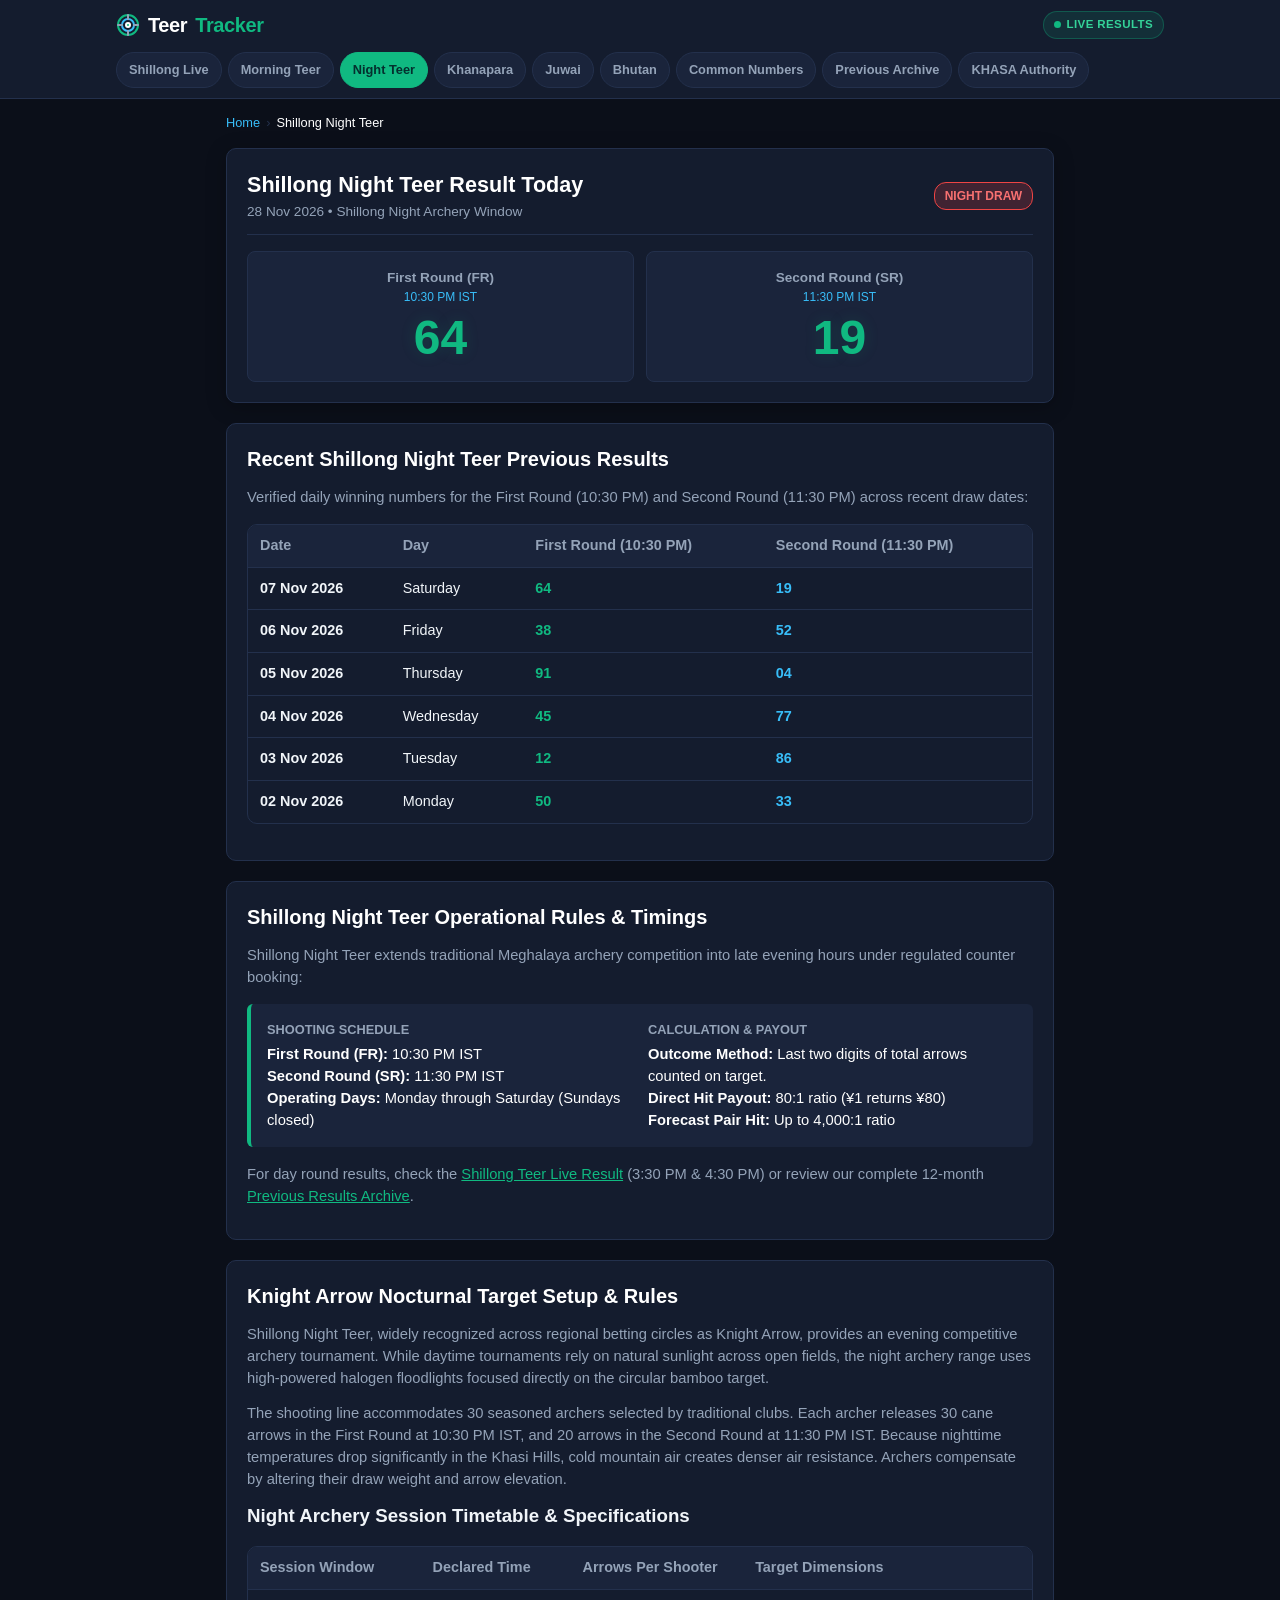
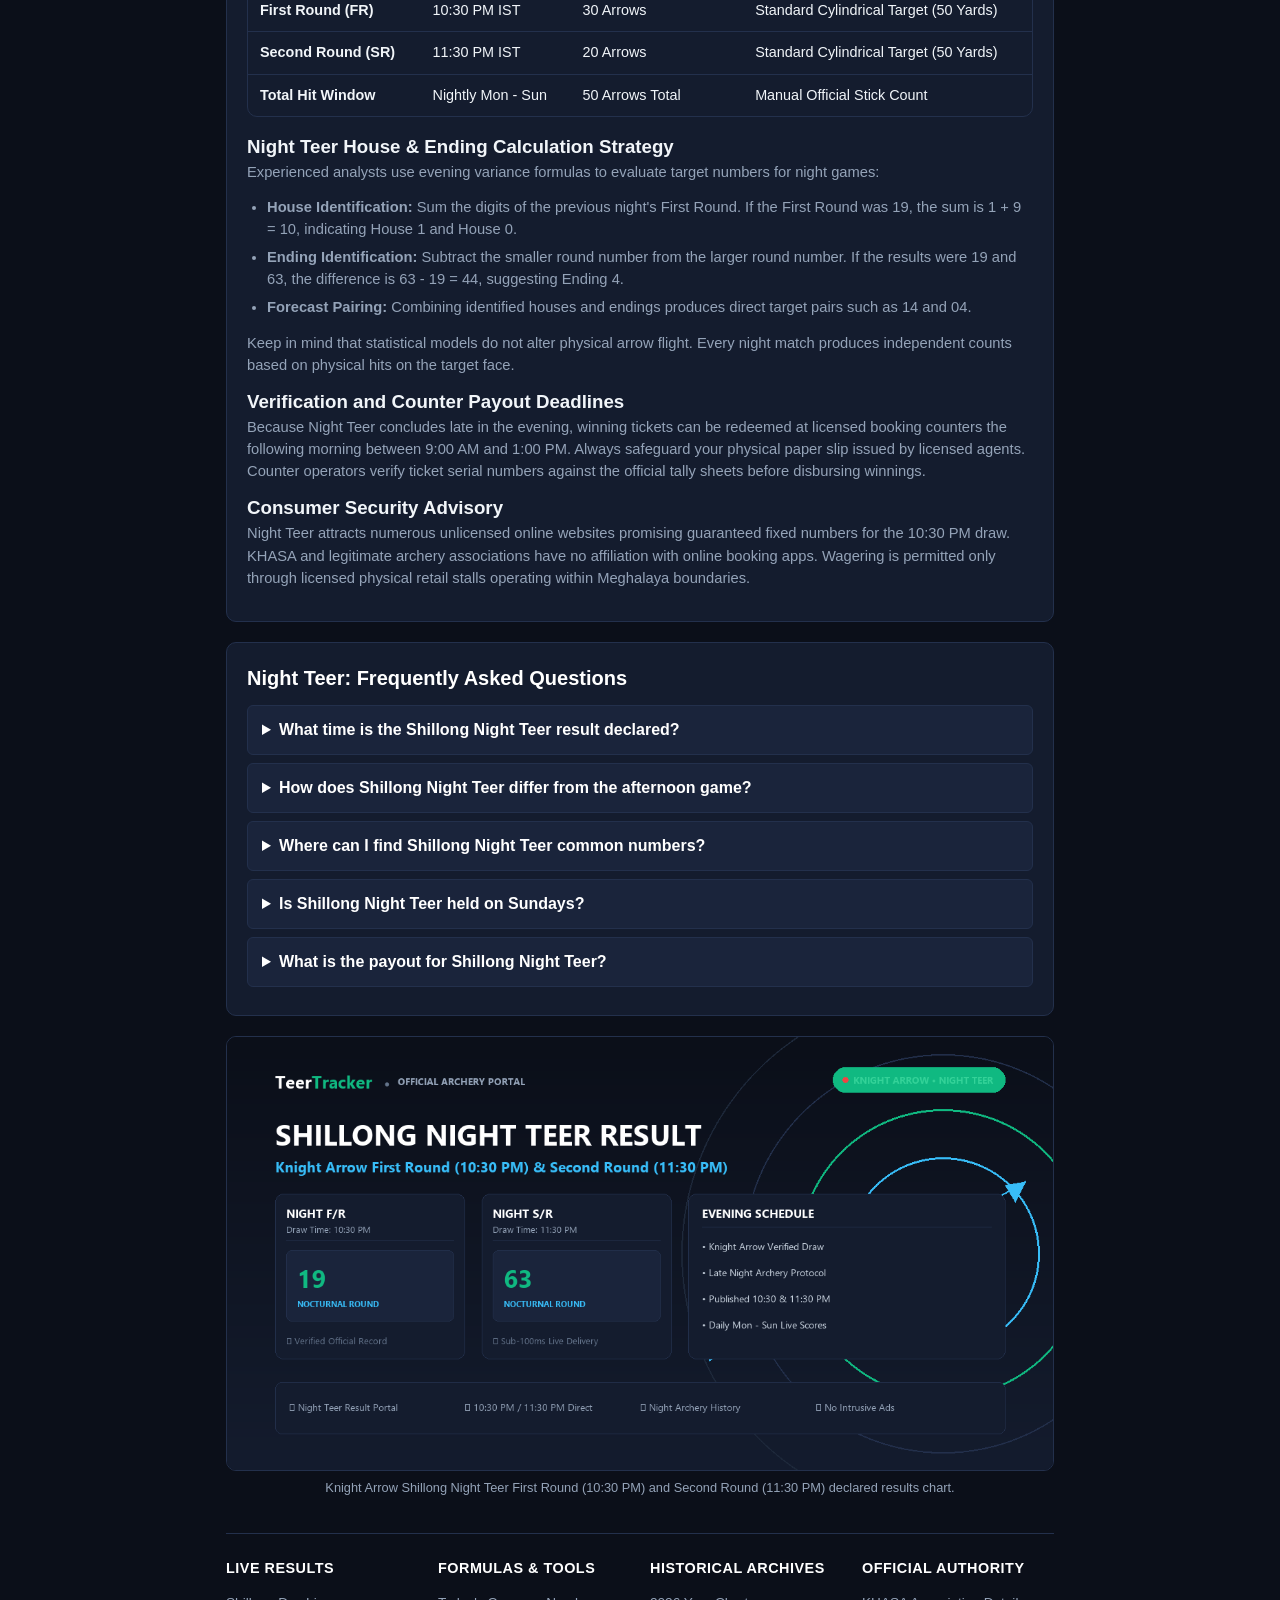
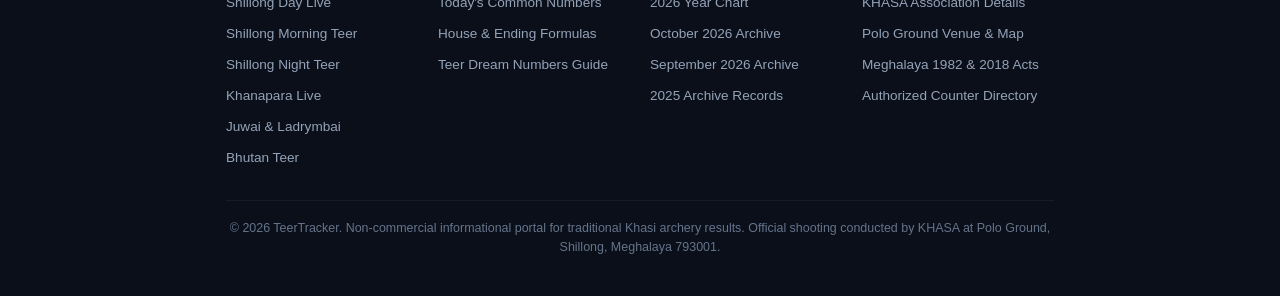
<file: shillong-night-teer-result.html>
<!DOCTYPE html>
<html lang="en">
<head>
  <meta charset="UTF-8">
  <meta name="google-site-verification" content="ZtoSqHuh_VnoIexn-Vo3GxFg3RCgs1vgg222O-jDCDQ">
<title>Shillong Night Teer Result Today | Knight Arrow Live F/R & S/R</title>
  <meta name="description" content="Live Shillong Night Teer results today. Official First Round (10:30 PM) and Second Round (11:30 PM) numbers, Knight Arrow rules, and evening results chart.">
  <link rel="canonical" href="https://teer-result-today.vercel.app/shillong-night-teer-result">
    <meta name="viewport" content="width=device-width, initial-scale=1.0, viewport-fit=cover">
  <link rel="icon" type="image/svg+xml" href="favicon.svg">
  <link rel="apple-touch-icon" href="apple-touch-icon.png">

  <!-- Open Graph / Facebook / WhatsApp -->
  <meta property="og:type" content="website">
  <meta property="og:site_name" content="TeerTracker">
  <meta property="og:url" content="https://teer-result-today.vercel.app/shillong-night-teer-result">
  <meta property="og:title" content="Shillong Night Teer Result Today | Knight Arrow F/R & S/R Live">
  <meta property="og:description" content="Shillong Night Teer result today with First Round (10:30 PM) and Second Round (11:30 PM) declared numbers. Complete evening archery results chart.">
  <meta property="og:image" content="https://teer-result-today.vercel.app/og-night.png">
  <meta property="og:image:secure_url" content="https://teer-result-today.vercel.app/og-night.png">
  <meta property="og:image:type" content="image/png">
  <meta property="og:image:width" content="1200">
  <meta property="og:image:height" content="630">
  <meta property="og:image:alt" content="Shillong Night Teer Result Today">
  <meta property="og:locale" content="en_US">

  <!-- Twitter Card -->
  <meta name="twitter:card" content="summary_large_image">
  <meta name="twitter:url" content="https://teer-result-today.vercel.app/shillong-night-teer-result">
  <meta name="twitter:title" content="Shillong Night Teer Result Today | Knight Arrow F/R & S/R Live">
  <meta name="twitter:description" content="Shillong Night Teer result today with First Round (10:30 PM) and Second Round (11:30 PM) declared numbers. Complete evening archery results chart.">
  <meta <meta name="twitter:image:alt" content="Shillong Night Teer Result Today Knight Arrow floodlit archery 10:30 PM and 11:30 PM scoreboard">
  <meta name="twitter:image" content="https://teer-result-today.vercel.app/og-night.png">
  <link rel="stylesheet" href="style.css">

  <!-- Google-Compliant Structured Data -->
  <script type="application/ld+json">
  {
    "@context": "https://schema.org",
    "@graph": [
      {
        "@type": "WebSite",
        "@id": "https://teer-result-today.vercel.app/#website",
        "url": "https://teer-result-today.vercel.app/",
        "name": "TeerTracker",
        "description": "Live Shillong, Khanapara and Juwai Teer Result Portal",
        "inLanguage": "en-US"
      },
      {
        "@type": "Organization",
        "@id": "https://teer-result-today.vercel.app/#organization",
        "name": "TeerTracker",
        "url": "https://teer-result-today.vercel.app/",
        "logo": "https://teer-result-today.vercel.app/logo.png"
      },
      {
        "@type": "BreadcrumbList",
        "@id": "https://teer-result-today.vercel.app/shillong-night-teer-result#breadcrumb",
        "itemListElement": [
          {
            "@type": "ListItem",
            "position": 1,
            "name": "Home",
            "item": "https://teer-result-today.vercel.app/"
          },
          {
            "@type": "ListItem",
            "position": 2,
            "name": "Shillong Night Teer",
            "item": "https://teer-result-today.vercel.app/shillong-night-teer-result"
          }
        ]
      },
      {
        "@type": "Article",
        "@id": "https://teer-result-today.vercel.app/shillong-night-teer-result#article",
        "image": "https://teer-result-today.vercel.app/og-night.png",
        "headline": "Shillong Night Teer Result Today Live F/R & S/R",
        "description": "Daily Shillong Night Teer archery results with First Round (10:30 PM) and Second Round (11:30 PM) verified winning scores.",
        "datePublished": "2026-11-09T22:30:00+05:30",
        "dateModified": "2026-11-28T13:49:00+05:30",
        "author": {
          "@type": "Organization",
          "name": "TeerTracker Night Desk"
        },
        "publisher": {
          "@type": "Organization",
          "name": "TeerTracker",
          "logo": {
            "@type": "ImageObject",
            "url": "https://teer-result-today.vercel.app/logo.png"
          }
        }
      },
      {
        "@type": "FAQPage",
        "@id": "https://teer-result-today.vercel.app/shillong-night-teer-result#faq",
        "mainEntity": [
          {
            "@type": "Question",
            "name": "What time is the Shillong Night Teer result declared?",
            "acceptedAnswer": {
              "@type": "Answer",
              "text": "The First Round (FR) is declared at 10:30 PM IST, and the Second Round (SR) is declared at 11:30 PM IST from Monday to Saturday."
            }
          },
          {
            "@type": "Question",
            "name": "How does Shillong Night Teer differ from the afternoon game?",
            "acceptedAnswer": {
              "@type": "Answer",
              "text": "Both games follow identical counting rules based on the last two digits of arrows hitting the target, but Night Teer features an evening shooting window (10:30 PM and 11:30 PM) following separate counter ticket bookings."
            }
          },
          {
            "@type": "Question",
            "name": "Where can I find Shillong Night Teer common numbers?",
            "acceptedAnswer": {
              "@type": "Answer",
              "text": "Night common numbers are calculated daily by summing the day draw and night previous round numbers. Visit our dedicated Common Numbers section for verified calculations."
            }
          },
          {
            "@type": "Question",
            "name": "Is Shillong Night Teer held on Sundays?",
            "acceptedAnswer": {
              "@type": "Answer",
              "text": "No. All Teer shooting matches in Meghalaya are strictly closed on Sundays and designated public holidays."
            }
          },
          {
            "@type": "Question",
            "name": "What is the payout for Shillong Night Teer?",
            "acceptedAnswer": {
              "@type": "Answer",
              "text": "Standard licensed counter rates offer an 80:1 payout for a single round hit and up to 4,000:1 for a Forecast pair hit predicting both night rounds."
            }
          }
        ]
      }
    ]
  }
  </script>
</head>
<body>

    <header>
    <div class="container">
      <div class="header-top">
        <a href="/" class="site-title">
          <svg class="site-logo-icon" viewBox="0 0 24 24" fill="none" stroke="currentColor" stroke-width="2" stroke-linecap="round" stroke-linejoin="round" aria-hidden="true">
            <circle cx="12" cy="12" r="10" stroke="#10b981"/>
            <circle cx="12" cy="12" r="6" stroke="#38bdf8"/>
            <circle cx="12" cy="12" r="2" fill="#10b981"/>
            <path d="M12 2v4M12 18v4M2 12h4M18 12h4" stroke="#94a3b8"/>
          </svg>
          Teer<span>Tracker</span>
        </a>
        <div class="header-actions">
          <div class="header-status">
            <span class="dot"></span>
            <span>Live Results</span>
          </div>
          <button id="menu-toggle" class="menu-toggle" aria-label="Toggle Navigation Menu" aria-expanded="false">
            <span class="hamburger-bar"></span>
            <span class="hamburger-bar"></span>
            <span class="hamburger-bar"></span>
          </button>
        </div>
      </div>
      <div class="nav-scroll" id="nav-menu" aria-label="Main Navigation">
        <nav class="nav-pills">
          <a href="/">Shillong Live</a>
          <a href="/shillong-morning-teer-result">Morning Teer</a>
          <a href="/shillong-night-teer-result" class="active">Night Teer</a>
          <a href="/khanapara-teer-result">Khanapara</a>
          <a href="/juwai-teer-result">Juwai</a>
          <a href="/bhutan-teer-result">Bhutan</a>
          <a href="/shillong-teer-common-number">Common Numbers</a>
          <a href="/teer-previous-results">Previous Archive</a>
          <a href="/about-official-khasa">KHASA Authority</a>
        </nav>
      </div>
    </div>
  </header>

  <main class="container">
    <nav class="breadcrumb" aria-label="Breadcrumb">
      <a href="/">Home</a>
      <span>&rsaquo;</span>
      <p style="margin: 0; color: #fff;">Shillong Night Teer</p>
    </nav>

    <!-- Night Result Card -->
    <section class="hero-card">
      <div class="card-header">
        <div>
          <h1 class="card-title">Shillong Night Teer Result Today</h1>
          <p style="font-size: 0.85rem; color: var(--text-muted);"><span id="live-date">28 Nov 2026</span> &bull; Shillong Night Archery Window</p>
        </div>
        <span class="badge badge-live">Night Draw</span>
      </div>

      <div class="draw-grid">
        <div class="round-box">
          <div class="round-lbl">First Round (FR)</div>
          <div class="round-time">10:30 PM IST</div>
          <div class="round-val win" id="night-fr">64</div>
        </div>
        <div class="round-box">
          <div class="round-lbl">Second Round (SR)</div>
          <div class="round-time">11:30 PM IST</div>
          <div class="round-val win" id="night-sr">19</div>
        </div>
      </div>
    </section>

    <!-- Night Previous Result Archive -->
    <section class="info-section">
      <h2>Recent Shillong Night Teer Previous Results</h2>
      <p>Verified daily winning numbers for the First Round (10:30 PM) and Second Round (11:30 PM) across recent draw dates:</p>

      <div class="table-wrap">
        <table>
          <thead>
            <tr>
              <th>Date</th>
              <th>Day</th>
              <th>First Round (10:30 PM)</th>
              <th>Second Round (11:30 PM)</th>
            </tr>
          </thead>
          <tbody>
            <tr><td><strong>07 Nov 2026</strong></td><td>Saturday</td><td><strong style="color: var(--accent);">64</strong></td><td><strong style="color: var(--accent-alt);">19</strong></td></tr>
            <tr><td><strong>06 Nov 2026</strong></td><td>Friday</td><td><strong style="color: var(--accent);">38</strong></td><td><strong style="color: var(--accent-alt);">52</strong></td></tr>
            <tr><td><strong>05 Nov 2026</strong></td><td>Thursday</td><td><strong style="color: var(--accent);">91</strong></td><td><strong style="color: var(--accent-alt);">04</strong></td></tr>
            <tr><td><strong>04 Nov 2026</strong></td><td>Wednesday</td><td><strong style="color: var(--accent);">45</strong></td><td><strong style="color: var(--accent-alt);">77</strong></td></tr>
            <tr><td><strong>03 Nov 2026</strong></td><td>Tuesday</td><td><strong style="color: var(--accent);">12</strong></td><td><strong style="color: var(--accent-alt);">86</strong></td></tr>
            <tr><td><strong>02 Nov 2026</strong></td><td>Monday</td><td><strong style="color: var(--accent);">50</strong></td><td><strong style="color: var(--accent-alt);">33</strong></td></tr>
          </tbody>
        </table>
      </div>
    </section>

    <!-- Night Teer Rules & Calculation -->
    <article class="info-section">
      <h2>Shillong Night Teer Operational Rules & Timings</h2>
      <p>
        Shillong Night Teer extends traditional Meghalaya archery competition into late evening hours under regulated counter booking:
      </p>

      <div class="location-card">
        <div class="location-item">
          <h4>Shooting Schedule</h4>
          <p><strong>First Round (FR):</strong> 10:30 PM IST<br><strong>Second Round (SR):</strong> 11:30 PM IST<br><strong>Operating Days:</strong> Monday through Saturday (Sundays closed)</p>
        </div>
        <div class="location-item">
          <h4>Calculation & Payout</h4>
          <p><strong>Outcome Method:</strong> Last two digits of total arrows counted on target.<br><strong>Direct Hit Payout:</strong> 80:1 ratio (&yen;1 returns &yen;80)<br><strong>Forecast Pair Hit:</strong> Up to 4,000:1 ratio</p>
        </div>
      </div>

      <p>
        For day round results, check the <a href="/" style="color: var(--accent);">Shillong Teer Live Result</a> (3:30 PM &amp; 4:30 PM) or review our complete 12-month <a href="/teer-previous-results" style="color: var(--accent);">Previous Results Archive</a>.
      </p>
    </article>

    
    <!-- Night Teer Deep Mechanics & Knight Arrow Rules -->
    <article class="info-section">
      <h2>Knight Arrow Nocturnal Target Setup & Rules</h2>
      <p>
        Shillong Night Teer, widely recognized across regional betting circles as Knight Arrow, provides an evening competitive archery tournament. While daytime tournaments rely on natural sunlight across open fields, the night archery range uses high-powered halogen floodlights focused directly on the circular bamboo target.
      </p>
      <p>
        The shooting line accommodates 30 seasoned archers selected by traditional clubs. Each archer releases 30 cane arrows in the First Round at 10:30 PM IST, and 20 arrows in the Second Round at 11:30 PM IST. Because nighttime temperatures drop significantly in the Khasi Hills, cold mountain air creates denser air resistance. Archers compensate by altering their draw weight and arrow elevation.
      </p>

      <h3>Night Archery Session Timetable & Specifications</h3>
      <div class="table-wrap">
        <table>
          <thead>
            <tr>
              <th>Session Window</th>
              <th>Declared Time</th>
              <th>Arrows Per Shooter</th>
              <th>Target Dimensions</th>
            </tr>
          </thead>
          <tbody>
            <tr>
              <td><strong>First Round (FR)</strong></td>
              <td>10:30 PM IST</td>
              <td>30 Arrows</td>
              <td>Standard Cylindrical Target (50 Yards)</td>
            </tr>
            <tr>
              <td><strong>Second Round (SR)</strong></td>
              <td>11:30 PM IST</td>
              <td>20 Arrows</td>
              <td>Standard Cylindrical Target (50 Yards)</td>
            </tr>
            <tr>
              <td><strong>Total Hit Window</strong></td>
              <td>Nightly Mon - Sun</td>
              <td>50 Arrows Total</td>
              <td>Manual Official Stick Count</td>
            </tr>
          </tbody>
        </table>
      </div>

      <h3>Night Teer House & Ending Calculation Strategy</h3>
      <p>
        Experienced analysts use evening variance formulas to evaluate target numbers for night games:
      </p>
      <ul>
        <li><strong>House Identification:</strong> Sum the digits of the previous night's First Round. If the First Round was 19, the sum is 1 + 9 = 10, indicating House 1 and House 0.</li>
        <li><strong>Ending Identification:</strong> Subtract the smaller round number from the larger round number. If the results were 19 and 63, the difference is 63 - 19 = 44, suggesting Ending 4.</li>
        <li><strong>Forecast Pairing:</strong> Combining identified houses and endings produces direct target pairs such as 14 and 04.</li>
      </ul>
      <p>
        Keep in mind that statistical models do not alter physical arrow flight. Every night match produces independent counts based on physical hits on the target face.
      </p>

      <h3>Verification and Counter Payout Deadlines</h3>
      <p>
        Because Night Teer concludes late in the evening, winning tickets can be redeemed at licensed booking counters the following morning between 9:00 AM and 1:00 PM. Always safeguard your physical paper slip issued by licensed agents. Counter operators verify ticket serial numbers against the official tally sheets before disbursing winnings.
      </p>

      <h3>Consumer Security Advisory</h3>
      <p>
        Night Teer attracts numerous unlicensed online websites promising guaranteed fixed numbers for the 10:30 PM draw. KHASA and legitimate archery associations have no affiliation with online booking apps. Wagering is permitted only through licensed physical retail stalls operating within Meghalaya boundaries.
      </p>
    </article>

    <!-- FAQ Section -->
    <section class="info-section">
      <h2>Night Teer: Frequently Asked Questions</h2>
      <details>
        <summary>What time is the Shillong Night Teer result declared?</summary>
        <p>The First Round (FR) is declared at 10:30 PM IST, and the Second Round (SR) is declared at 11:30 PM IST from Monday to Saturday.</p>
      </details>
      <details>
        <summary>How does Shillong Night Teer differ from the afternoon game?</summary>
        <p>Both games follow identical counting rules based on the last two digits of arrows hitting the target, but Night Teer features an evening shooting window (10:30 PM and 11:30 PM) following separate counter ticket bookings.</p>
      </details>
      <details>
        <summary>Where can I find Shillong Night Teer common numbers?</summary>
        <p>Night common numbers are calculated daily by summing the day draw and night previous round numbers. Visit our dedicated Common Numbers section for verified calculations.</p>
      </details>
      <details>
        <summary>Is Shillong Night Teer held on Sundays?</summary>
        <p>No. All Teer shooting matches in Meghalaya are strictly closed on Sundays and designated public holidays.</p>
      </details>
      <details>
        <summary>What is the payout for Shillong Night Teer?</summary>
        <p>Standard licensed counter rates offer an 80:1 payout for a single round hit and up to 4,000:1 for a Forecast pair hit predicting both night rounds.</p>
      </details>
    </section>
      <!-- Semantic Feature Image (Google Images & Rich Indexing) -->
    <figure class="feature-media">
      <img src="og-night.png" 
           alt="Shillong Night Teer Result Today Knight Arrow floodlit archery 10:30 PM and 11:30 PM scoreboard" 
           title="Shillong Night Teer Result Today" 
           width="1200" 
           height="630" 
           loading="lazy" 
           decoding="async">
      <figcaption>Knight Arrow Shillong Night Teer First Round (10:30 PM) and Second Round (11:30 PM) declared results chart.</figcaption>
    </figure>

  </main>

  <footer>
    <div class="container">
      <div class="footer-silo">
        <div class="silo-col">
          <h3>Live Results</h3>
          <ul>
            <li><a href="/">Shillong Day Live</a></li>
            <li><a href="/shillong-morning-teer-result">Shillong Morning Teer</a></li>
            <li><a href="/shillong-night-teer-result">Shillong Night Teer</a></li>
            <li><a href="/khanapara-teer-result">Khanapara Live</a></li>
            <li><a href="/juwai-teer-result">Juwai & Ladrymbai</a></li>
            <li><a href="/bhutan-teer-result">Bhutan Teer</a></li>
          </ul>
        </div>
        <div class="silo-col">
          <h3>Formulas & Tools</h3>
          <ul>
            <li><a href="/shillong-teer-common-number">Today's Common Numbers</a></li>
            <li><a href="/shillong-teer-common-number#formulas">House & Ending Formulas</a></li>
            <li><a href="/shillong-teer-common-number#dream-numbers">Teer Dream Numbers Guide</a></li>
          </ul>
        </div>
        <div class="silo-col">
          <h3>Historical Archives</h3>
          <ul>
            <li><a href="/teer-previous-results">2026 Year Chart</a></li>
            <li><a href="/teer-previous-results#month-2026-10">October 2026 Archive</a></li>
            <li><a href="/teer-previous-results#month-2026-09">September 2026 Archive</a></li>
            <li><a href="/teer-previous-results#month-2025-12">2025 Archive Records</a></li>
          </ul>
        </div>
        <div class="silo-col">
          <h3>Official Authority</h3>
          <ul>
            <li><a href="/about-official-khasa">KHASA Association Details</a></li>
            <li><a href="/about-official-khasa#polo-ground">Polo Ground Venue & Map</a></li>
            <li><a href="/about-official-khasa#legal-framework">Meghalaya 1982 & 2018 Acts</a></li>
            <li><a href="/about-official-khasa#licensed-counters">Authorized Counter Directory</a></li>
          </ul>
        </div>
      </div>
      <div class="copyright">
        &copy; 2026 TeerTracker. Non-commercial informational portal for traditional Khasi archery results. Official shooting conducted by KHASA at Polo Ground, Shillong, Meghalaya 793001.
      </div>
    </div>
  </footer>

</body>
</html>
</file>
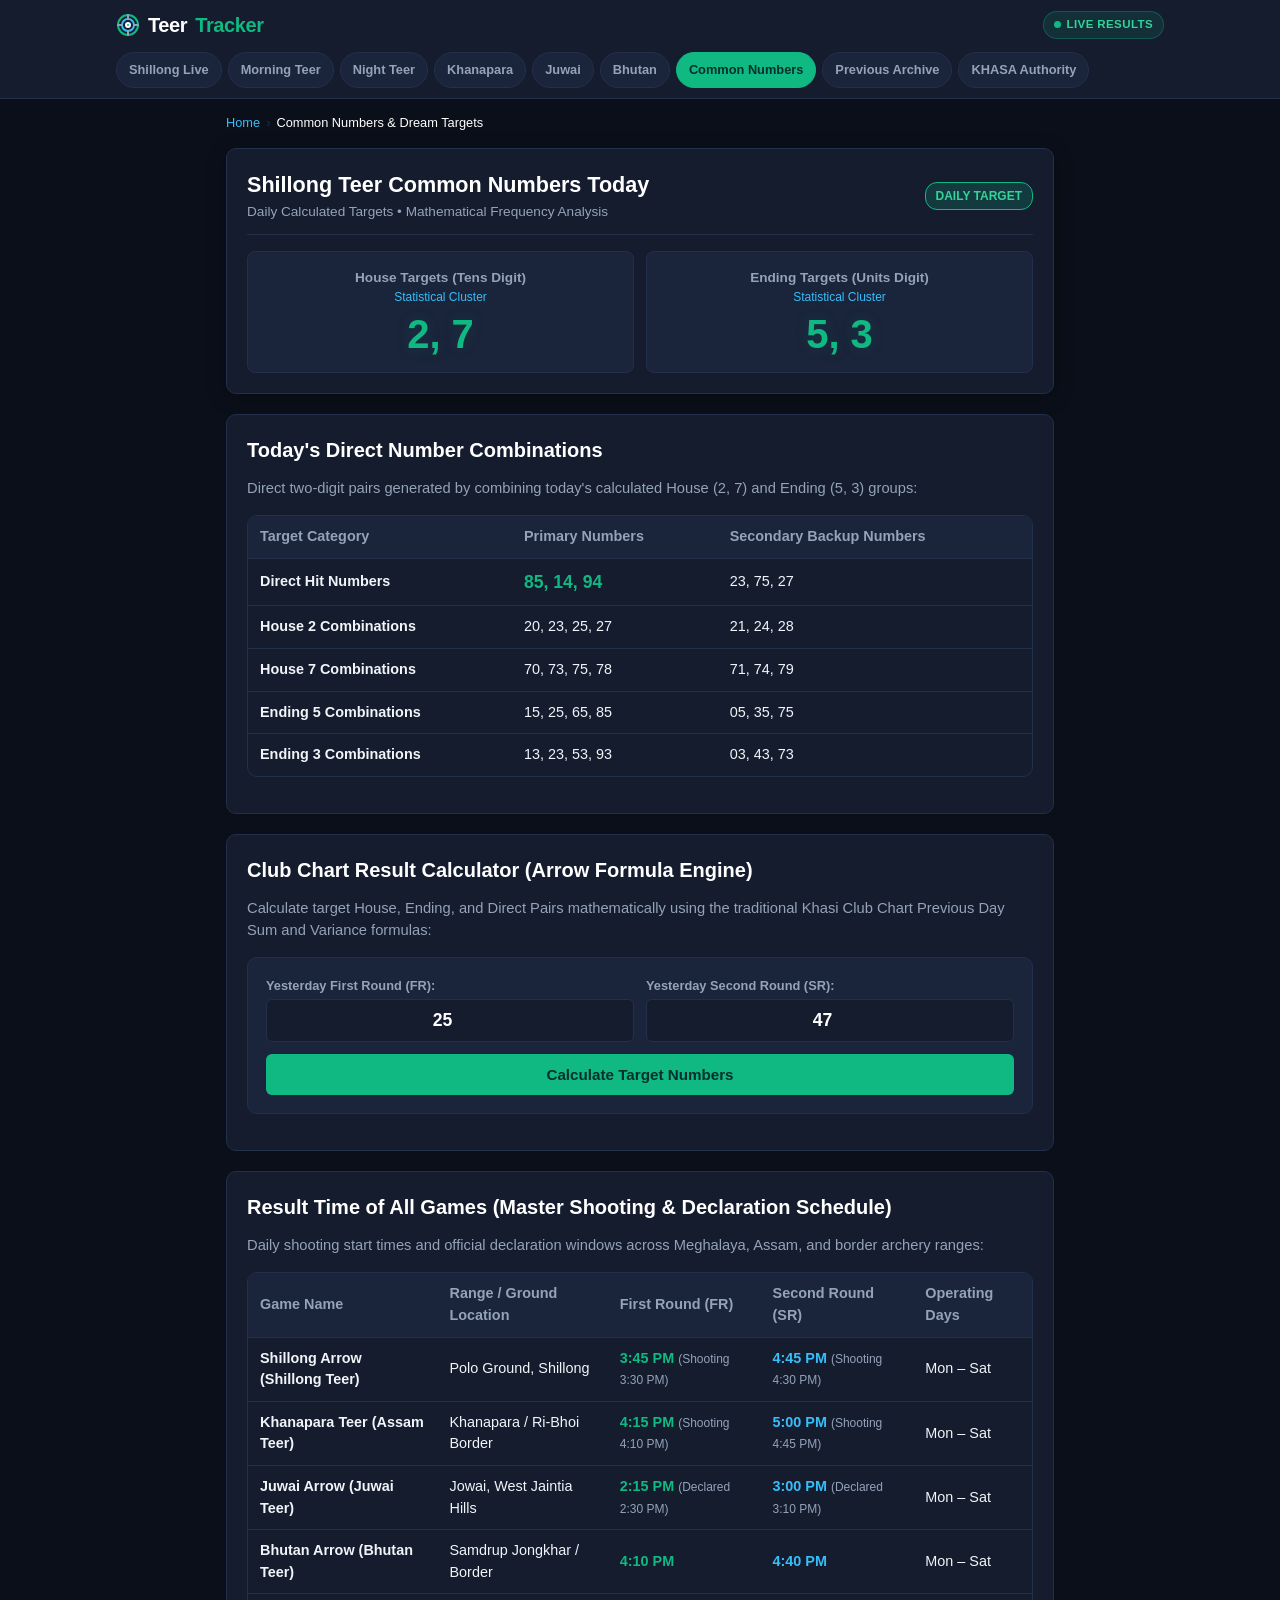
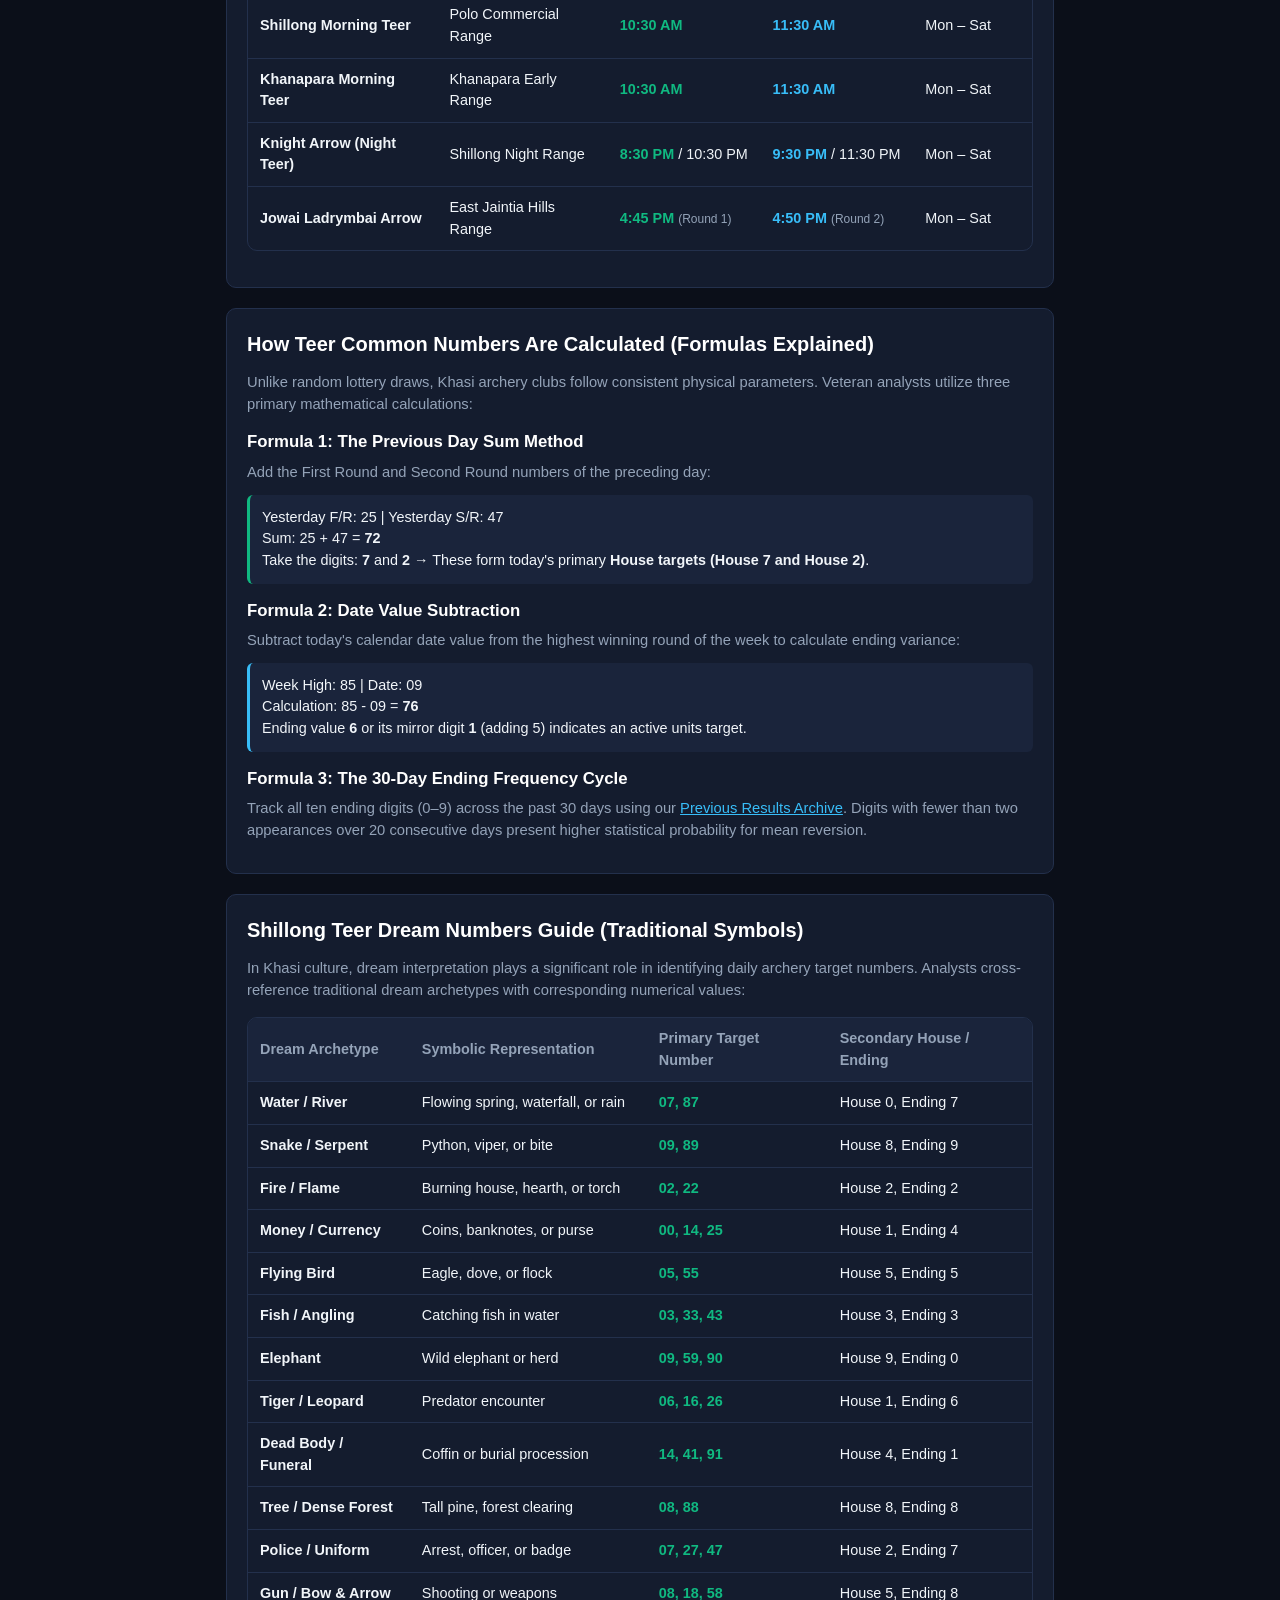
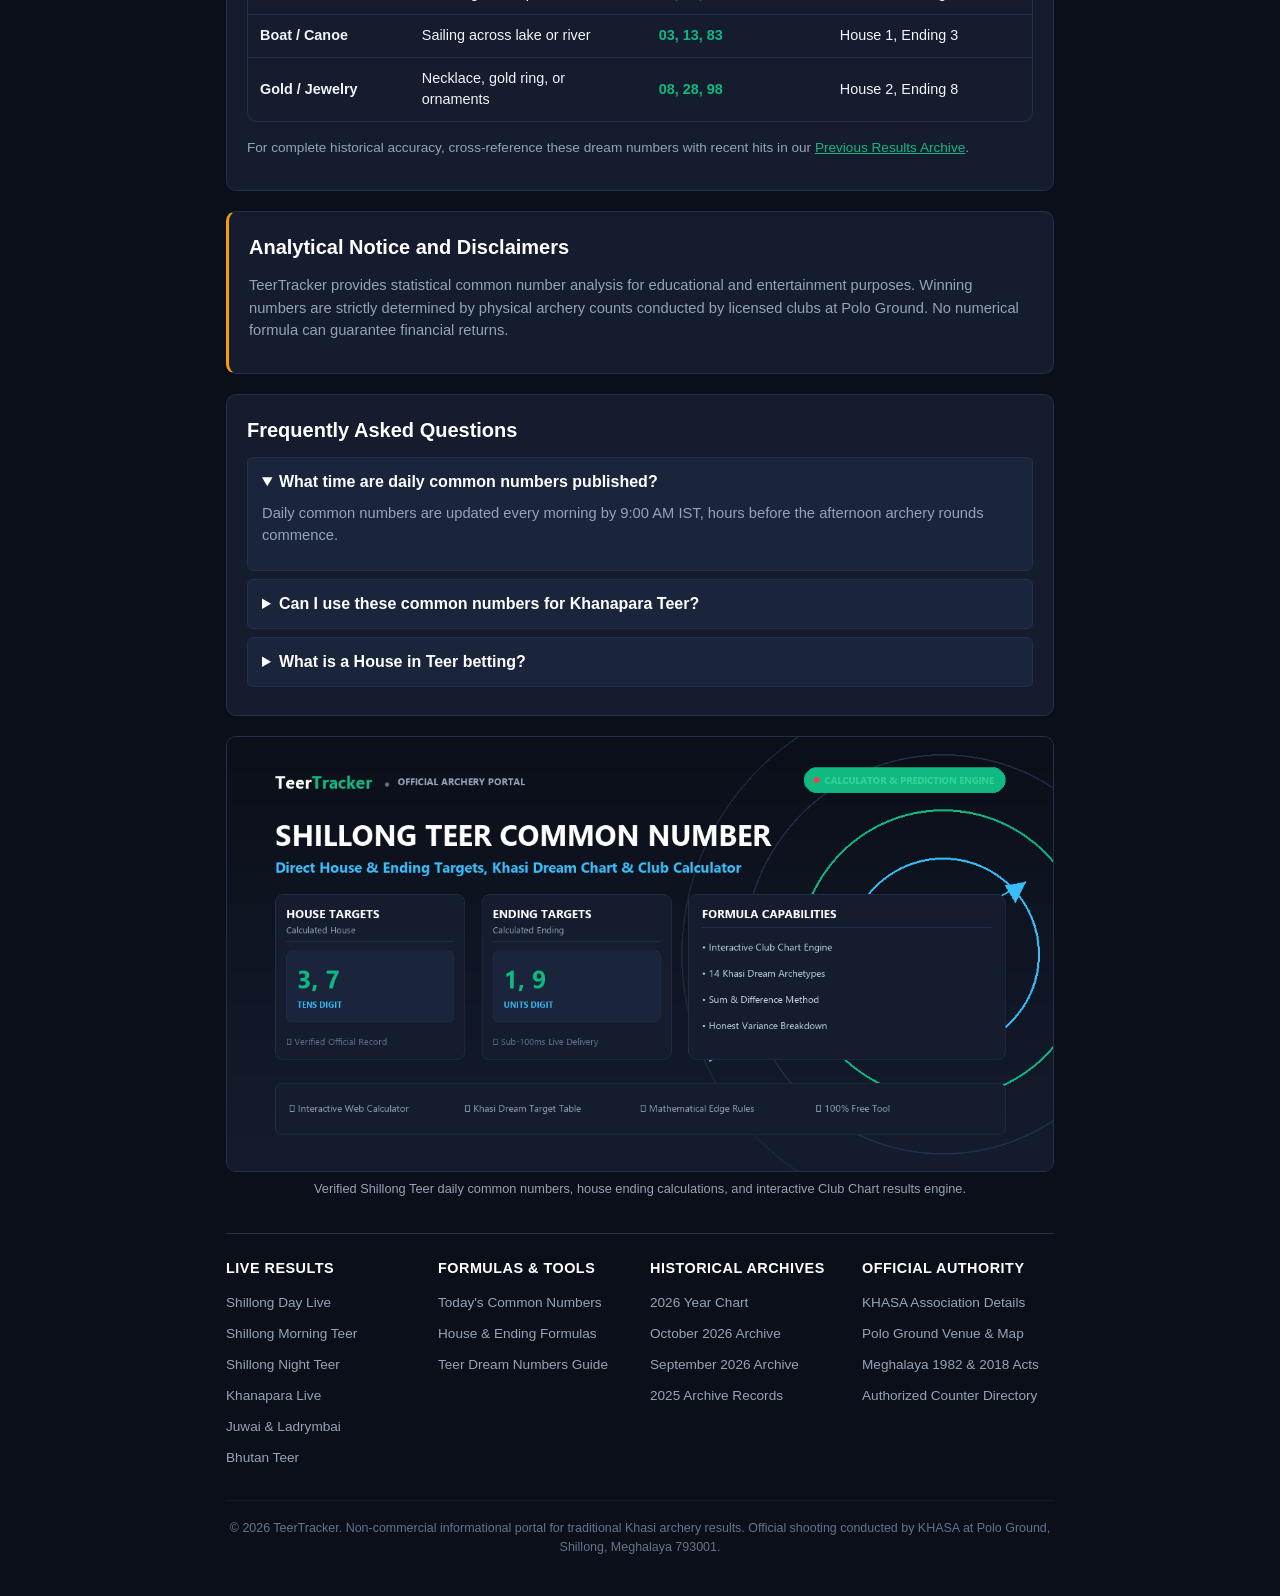
<file: shillong-teer-common-number.html>
<!DOCTYPE html>
<html lang="en">
<head>
  <meta charset="UTF-8">
  <meta name="google-site-verification" content="ZtoSqHuh_VnoIexn-Vo3GxFg3RCgs1vgg222O-jDCDQ">
<title>Shillong Teer Common Number Today | House Ending & Direct Target</title>
  <meta name="description" content="Get today's verified Shillong Teer common numbers, direct targets, and daily house ending calculations based on historical archery frequency formulas.">
  <link rel="canonical" href="https://teer-result-today.vercel.app/shillong-teer-common-number">
    <meta name="viewport" content="width=device-width, initial-scale=1.0, viewport-fit=cover">
  <link rel="icon" type="image/svg+xml" href="favicon.svg">
  <link rel="apple-touch-icon" href="apple-touch-icon.png">

  <!-- Open Graph / Facebook / WhatsApp -->
  <meta property="og:type" content="website">
  <meta property="og:site_name" content="TeerTracker">
  <meta property="og:url" content="https://teer-result-today.vercel.app/shillong-teer-common-number">
  <meta property="og:title" content="Shillong Teer Common Number Today | House, Ending & Dream Formula">
  <meta property="og:description" content="Free Shillong Teer common numbers, direct house ending targets, Khasi dream numbers chart, and interactive Club Chart result calculator.">
  <meta property="og:image" content="https://teer-result-today.vercel.app/og-common-number.png">
  <meta property="og:image:secure_url" content="https://teer-result-today.vercel.app/og-common-number.png">
  <meta property="og:image:type" content="image/png">
  <meta property="og:image:width" content="1200">
  <meta property="og:image:height" content="630">
  <meta property="og:image:alt" content="Shillong Teer Common Numbers and Calculator">
  <meta property="og:locale" content="en_US">

  <!-- Twitter Card -->
  <meta name="twitter:card" content="summary_large_image">
  <meta name="twitter:url" content="https://teer-result-today.vercel.app/shillong-teer-common-number">
  <meta name="twitter:title" content="Shillong Teer Common Number Today | House, Ending & Dream Formula">
  <meta name="twitter:description" content="Free Shillong Teer common numbers, direct house ending targets, Khasi dream numbers chart, and interactive Club Chart result calculator.">
  <meta <meta name="twitter:image:alt" content="Shillong Teer Common Numbers today showing direct house ending targets and Club Chart calculator">
  <meta name="twitter:image" content="https://teer-result-today.vercel.app/og-common-number.png">
  <link rel="stylesheet" href="style.css">

  <!-- Verified Google-Compliant Multi-Schema Graph -->
  <script type="application/ld+json">
  {
    "@context": "https://schema.org",
    "@graph": [
      {
        "@type": "WebSite",
        "@id": "https://teer-result-today.vercel.app/#website",
        "url": "https://teer-result-today.vercel.app/",
        "name": "TeerTracker",
        "description": "Live Shillong, Khanapara and Juwai Teer Result Portal",
        "inLanguage": "en-US"
      },
      {
        "@type": "Organization",
        "@id": "https://teer-result-today.vercel.app/#organization",
        "name": "TeerTracker",
        "url": "https://teer-result-today.vercel.app/",
        "logo": "https://teer-result-today.vercel.app/logo.png"
      },
      {
        "@type": "BreadcrumbList",
        "@id": "https://teer-result-today.vercel.app/shillong-teer-common-number#breadcrumb",
        "itemListElement": [
          {
            "@type": "ListItem",
            "position": 1,
            "name": "Home",
            "item": "https://teer-result-today.vercel.app/"
          },
          {
            "@type": "ListItem",
            "position": 2,
            "name": "Common Numbers",
            "item": "https://teer-result-today.vercel.app/shillong-teer-common-number"
          }
        ]
      },
      {
        "@type": "Article",
        "@id": "https://teer-result-today.vercel.app/shillong-teer-common-number#article",
        "image": "https://teer-result-today.vercel.app/og-common-number.png",
        "headline": "Shillong Teer Common Numbers and Daily Formula Targets",
        "description": "Daily mathematical calculations and historical frequency targets for Shillong Teer House, Ending, and Direct pairs.",
        "datePublished": "2026-11-09T08:00:00+05:30",
        "dateModified": "2026-11-28T13:49:00+05:30",
        "author": {
          "@type": "Organization",
          "name": "TeerTracker Editorial Team"
        },
        "publisher": {
          "@type": "Organization",
          "name": "TeerTracker",
          "logo": {
            "@type": "ImageObject",
            "url": "https://teer-result-today.vercel.app/logo.png"
          }
        }
      },
      {
        "@type": "FAQPage",
        "@id": "https://teer-result-today.vercel.app/shillong-teer-common-number#faq",
        "mainEntity": [
          {
            "@type": "Question",
            "name": "What are Shillong Teer Common Numbers?",
            "acceptedAnswer": {
              "@type": "Answer",
              "text": "Common numbers are daily statistical estimates derived by analyzing past winning scores, ending frequencies, and arithmetic formulas to suggest likely House and Ending targets."
            }
          },
          {
            "@type": "Question",
            "name": "What is the formula to calculate Teer common numbers?",
            "acceptedAnswer": {
              "@type": "Answer",
              "text": "The primary formula adds yesterday's First Round and Second Round numbers together. The units digit of that sum provides the base House, which is then paired with overdue ending digits."
            }
          },
          {
            "@type": "Question",
            "name": "Are common numbers 100% guaranteed?",
            "acceptedAnswer": {
              "@type": "Answer",
              "text": "No numerical prediction is ever guaranteed. Archery results depend on actual physical arrows hitting the target, making common numbers speculative analytical tools rather than assured outcomes."
            }
          }
        ]
      }
    ]
  }
  </script>
</head>
<body>

    <header>
    <div class="container">
      <div class="header-top">
        <a href="/" class="site-title">
          <svg class="site-logo-icon" viewBox="0 0 24 24" fill="none" stroke="currentColor" stroke-width="2" stroke-linecap="round" stroke-linejoin="round" aria-hidden="true">
            <circle cx="12" cy="12" r="10" stroke="#10b981"/>
            <circle cx="12" cy="12" r="6" stroke="#38bdf8"/>
            <circle cx="12" cy="12" r="2" fill="#10b981"/>
            <path d="M12 2v4M12 18v4M2 12h4M18 12h4" stroke="#94a3b8"/>
          </svg>
          Teer<span>Tracker</span>
        </a>
        <div class="header-actions">
          <div class="header-status">
            <span class="dot"></span>
            <span>Live Results</span>
          </div>
          <button id="menu-toggle" class="menu-toggle" aria-label="Toggle Navigation Menu" aria-expanded="false">
            <span class="hamburger-bar"></span>
            <span class="hamburger-bar"></span>
            <span class="hamburger-bar"></span>
          </button>
        </div>
      </div>
      <div class="nav-scroll" id="nav-menu" aria-label="Main Navigation">
        <nav class="nav-pills">
          <a href="/">Shillong Live</a>
          <a href="/shillong-morning-teer-result">Morning Teer</a>
          <a href="/shillong-night-teer-result">Night Teer</a>
          <a href="/khanapara-teer-result">Khanapara</a>
          <a href="/juwai-teer-result">Juwai</a>
          <a href="/bhutan-teer-result">Bhutan</a>
          <a href="/shillong-teer-common-number" class="active">Common Numbers</a>
          <a href="/teer-previous-results">Previous Archive</a>
          <a href="/about-official-khasa">KHASA Authority</a>
        </nav>
      </div>
    </div>
  </header>

  <main class="container">
    <nav class="breadcrumb" aria-label="Breadcrumb">
      <a href="/">Home</a>
      <span>&rsaquo;</span>
      <p style="margin: 0; color: #fff;">Common Numbers &amp; Dream Targets</p>
    </nav>
    <section class="hero-card">
      <div class="card-header">
        <div>
          <h1 class="card-title">Shillong Teer Common Numbers Today</h1>
          <p style="font-size: 0.85rem; color: var(--text-muted);"><span id="live-date">Daily Calculated Targets</span> &bull; Mathematical Frequency Analysis</p>
        </div>
        <span class="badge badge-done">Daily Target</span>
      </div>

      <div class="draw-grid">
        <div class="round-box">
          <div class="round-lbl">House Targets (Tens Digit)</div>
          <div class="round-time">Statistical Cluster</div>
          <div class="round-val win" style="font-size: 2.5rem;">2, 7</div>
        </div>
        <div class="round-box">
          <div class="round-lbl">Ending Targets (Units Digit)</div>
          <div class="round-time">Statistical Cluster</div>
          <div class="round-val win" style="font-size: 2.5rem;">5, 3</div>
        </div>
      </div>
    </section>

    <!-- Direct Numbers Grid -->
    <section class="info-section">
      <h2>Today's Direct Number Combinations</h2>
      <p>Direct two-digit pairs generated by combining today's calculated House (2, 7) and Ending (5, 3) groups:</p>
      
      <div class="table-wrap">
        <table>
          <thead>
            <tr>
              <th>Target Category</th>
              <th>Primary Numbers</th>
              <th>Secondary Backup Numbers</th>
            </tr>
          </thead>
          <tbody>
            <tr>
              <td><strong>Direct Hit Numbers</strong></td>
              <td><strong style="color: var(--accent); font-size: 1.1rem;">85, 14, 94</strong></td>
              <td>23, 75, 27</td>
            </tr>
            <tr>
              <td><strong>House 2 Combinations</strong></td>
              <td>20, 23, 25, 27</td>
              <td>21, 24, 28</td>
            </tr>
            <tr>
              <td><strong>House 7 Combinations</strong></td>
              <td>70, 73, 75, 78</td>
              <td>71, 74, 79</td>
            </tr>
            <tr>
              <td><strong>Ending 5 Combinations</strong></td>
              <td>15, 25, 65, 85</td>
              <td>05, 35, 75</td>
            </tr>
            <tr>
              <td><strong>Ending 3 Combinations</strong></td>
              <td>13, 23, 53, 93</td>
              <td>03, 43, 73</td>
            </tr>
          </tbody>
        </table>
      </div>
    </section>

        <!-- Interactive Club Chart Result Calculator -->
    <section class="info-section" id="calculator">
      <h2>Club Chart Result Calculator (Arrow Formula Engine)</h2>
      <p>
        Calculate target House, Ending, and Direct Pairs mathematically using the traditional Khasi Club Chart Previous Day Sum and Variance formulas:
      </p>

      <div class="calc-card">
        <div class="calc-grid">
          <div class="calc-field">
            <label for="calc-fr">Yesterday First Round (FR):</label>
            <input type="number" id="calc-fr" min="0" max="99" placeholder="e.g. 25" value="25">
          </div>
          <div class="calc-field">
            <label for="calc-sr">Yesterday Second Round (SR):</label>
            <input type="number" id="calc-sr" min="0" max="99" placeholder="e.g. 47" value="47">
          </div>
        </div>
        <button type="button" class="calc-btn" onclick="calculateTeerFormula()">Calculate Target Numbers</button>

        <div id="calc-results" class="calc-results">
          <div style="font-size: 0.85rem; font-weight: 700; color: #fff; margin-bottom: 6px;">Club Chart Mathematical Targets:</div>
          <div class="calc-res-grid">
            <div class="calc-res-box">
              <div class="calc-res-lbl">House Targets</div>
              <div class="calc-res-val" id="calc-houses">7, 2</div>
            </div>
            <div class="calc-res-box">
              <div class="calc-res-lbl">Ending Targets</div>
              <div class="calc-res-val" id="calc-endings">2</div>
            </div>
            <div class="calc-res-box">
              <div class="calc-res-lbl">Direct Pairs</div>
              <div class="calc-res-val" id="calc-direct" style="font-size: 1rem;">72, 22</div>
            </div>
          </div>
          <div style="margin-top: 10px; font-size: 0.78rem; color: var(--text-muted);">
            Sum Formula: <span id="calc-sum">25 + 47 = 72</span> | Difference Variance: <span id="calc-diff">|25 - 47| = 22</span>
          </div>
        </div>
      </div>
    </section>

        <!-- Master Result Timetable of All Games -->
    <section class="info-section" id="schedule">
      <h2>Result Time of All Games (Master Shooting &amp; Declaration Schedule)</h2>
      <p>
        Daily shooting start times and official declaration windows across Meghalaya, Assam, and border archery ranges:
      </p>

      <div class="table-wrap">
        <table>
          <thead>
            <tr>
              <th>Game Name</th>
              <th>Range / Ground Location</th>
              <th>First Round (FR)</th>
              <th>Second Round (SR)</th>
              <th>Operating Days</th>
            </tr>
          </thead>
          <tbody>
            <tr>
              <td><strong>Shillong Arrow (Shillong Teer)</strong></td>
              <td>Polo Ground, Shillong</td>
              <td><strong style="color: var(--accent);">3:45 PM</strong> <span style="font-size: 0.75rem; color: var(--text-muted);">(Shooting 3:30 PM)</span></td>
              <td><strong style="color: var(--accent-alt);">4:45 PM</strong> <span style="font-size: 0.75rem; color: var(--text-muted);">(Shooting 4:30 PM)</span></td>
              <td>Mon &ndash; Sat</td>
            </tr>
            <tr>
              <td><strong>Khanapara Teer (Assam Teer)</strong></td>
              <td>Khanapara / Ri-Bhoi Border</td>
              <td><strong style="color: var(--accent);">4:15 PM</strong> <span style="font-size: 0.75rem; color: var(--text-muted);">(Shooting 4:10 PM)</span></td>
              <td><strong style="color: var(--accent-alt);">5:00 PM</strong> <span style="font-size: 0.75rem; color: var(--text-muted);">(Shooting 4:45 PM)</span></td>
              <td>Mon &ndash; Sat</td>
            </tr>
            <tr>
              <td><strong>Juwai Arrow (Juwai Teer)</strong></td>
              <td>Jowai, West Jaintia Hills</td>
              <td><strong style="color: var(--accent);">2:15 PM</strong> <span style="font-size: 0.75rem; color: var(--text-muted);">(Declared 2:30 PM)</span></td>
              <td><strong style="color: var(--accent-alt);">3:00 PM</strong> <span style="font-size: 0.75rem; color: var(--text-muted);">(Declared 3:10 PM)</span></td>
              <td>Mon &ndash; Sat</td>
            </tr>
            <tr>
              <td><strong>Bhutan Arrow (Bhutan Teer)</strong></td>
              <td>Samdrup Jongkhar / Border</td>
              <td><strong style="color: var(--accent);">4:10 PM</strong></td>
              <td><strong style="color: var(--accent-alt);">4:40 PM</strong></td>
              <td>Mon &ndash; Sat</td>
            </tr>
            <tr>
              <td><strong>Shillong Morning Teer</strong></td>
              <td>Polo Commercial Range</td>
              <td><strong style="color: var(--accent);">10:30 AM</strong></td>
              <td><strong style="color: var(--accent-alt);">11:30 AM</strong></td>
              <td>Mon &ndash; Sat</td>
            </tr>
            <tr>
              <td><strong>Khanapara Morning Teer</strong></td>
              <td>Khanapara Early Range</td>
              <td><strong style="color: var(--accent);">10:30 AM</strong></td>
              <td><strong style="color: var(--accent-alt);">11:30 AM</strong></td>
              <td>Mon &ndash; Sat</td>
            </tr>
            <tr>
              <td><strong>Knight Arrow (Night Teer)</strong></td>
              <td>Shillong Night Range</td>
              <td><strong style="color: var(--accent);">8:30 PM</strong> / 10:30 PM</td>
              <td><strong style="color: var(--accent-alt);">9:30 PM</strong> / 11:30 PM</td>
              <td>Mon &ndash; Sat</td>
            </tr>
            <tr>
              <td><strong>Jowai Ladrymbai Arrow</strong></td>
              <td>East Jaintia Hills Range</td>
              <td><strong style="color: var(--accent);">4:45 PM</strong> <span style="font-size: 0.75rem; color: var(--text-muted);">(Round 1)</span></td>
              <td><strong style="color: var(--accent-alt);">4:50 PM</strong> <span style="font-size: 0.75rem; color: var(--text-muted);">(Round 2)</span></td>
              <td>Mon &ndash; Sat</td>
            </tr>
          </tbody>
        </table>
      </div>
    </section>

    <!-- Formula Calculation Guide -->
    <article class="info-section">
      <h2>How Teer Common Numbers Are Calculated (Formulas Explained)</h2>
      <p>Unlike random lottery draws, Khasi archery clubs follow consistent physical parameters. Veteran analysts utilize three primary mathematical calculations:</p>
      
      <h3 style="font-size: 1.05rem; margin: 14px 0 6px; color: #fff;">Formula 1: The Previous Day Sum Method</h3>
      <p>Add the First Round and Second Round numbers of the preceding day:</p>
      <div style="background: var(--surface-alt); padding: 12px; border-radius: 6px; border-left: 3px solid var(--accent); margin-bottom: 12px; font-size: 0.9rem;">
        Yesterday F/R: 25 | Yesterday S/R: 47<br>
        Sum: 25 + 47 = <strong>72</strong><br>
        Take the digits: <strong>7</strong> and <strong>2</strong> &rarr; These form today's primary <strong>House targets (House 7 and House 2)</strong>.
      </div>

      <h3 style="font-size: 1.05rem; margin: 14px 0 6px; color: #fff;">Formula 2: Date Value Subtraction</h3>
      <p>Subtract today's calendar date value from the highest winning round of the week to calculate ending variance:</p>
      <div style="background: var(--surface-alt); padding: 12px; border-radius: 6px; border-left: 3px solid var(--accent-alt); margin-bottom: 12px; font-size: 0.9rem;">
        Week High: 85 | Date: 09<br>
        Calculation: 85 - 09 = <strong>76</strong><br>
        Ending value <strong>6</strong> or its mirror digit <strong>1</strong> (adding 5) indicates an active units target.
      </div>

      <h3 style="font-size: 1.05rem; margin: 14px 0 6px; color: #fff;">Formula 3: The 30-Day Ending Frequency Cycle</h3>
      <p>Track all ten ending digits (0–9) across the past 30 days using our <a href="/teer-previous-results" style="color: var(--accent-alt);">Previous Results Archive</a>. Digits with fewer than two appearances over 20 consecutive days present higher statistical probability for mean reversion.</p>
    </article>

        <!-- Dream Numbers Directory -->
    <section class="info-section" id="dream-numbers">
      <h2>Shillong Teer Dream Numbers Guide (Traditional Symbols)</h2>
      <p>
        In Khasi culture, dream interpretation plays a significant role in identifying daily archery target numbers. Analysts cross-reference traditional dream archetypes with corresponding numerical values:
      </p>

      <div class="table-wrap">
        <table>
          <thead>
            <tr>
              <th>Dream Archetype</th>
              <th>Symbolic Representation</th>
              <th>Primary Target Number</th>
              <th>Secondary House / Ending</th>
            </tr>
          </thead>
          <tbody>
            <tr><td><strong>Water / River</strong></td><td>Flowing spring, waterfall, or rain</td><td><strong style="color: var(--accent);">07, 87</strong></td><td>House 0, Ending 7</td></tr>
            <tr><td><strong>Snake / Serpent</strong></td><td>Python, viper, or bite</td><td><strong style="color: var(--accent);">09, 89</strong></td><td>House 8, Ending 9</td></tr>
            <tr><td><strong>Fire / Flame</strong></td><td>Burning house, hearth, or torch</td><td><strong style="color: var(--accent);">02, 22</strong></td><td>House 2, Ending 2</td></tr>
            <tr><td><strong>Money / Currency</strong></td><td>Coins, banknotes, or purse</td><td><strong style="color: var(--accent);">00, 14, 25</strong></td><td>House 1, Ending 4</td></tr>
            <tr><td><strong>Flying Bird</strong></td><td>Eagle, dove, or flock</td><td><strong style="color: var(--accent);">05, 55</strong></td><td>House 5, Ending 5</td></tr>
            <tr><td><strong>Fish / Angling</strong></td><td>Catching fish in water</td><td><strong style="color: var(--accent);">03, 33, 43</strong></td><td>House 3, Ending 3</td></tr>
            <tr><td><strong>Elephant</strong></td><td>Wild elephant or herd</td><td><strong style="color: var(--accent);">09, 59, 90</strong></td><td>House 9, Ending 0</td></tr>
            <tr><td><strong>Tiger / Leopard</strong></td><td>Predator encounter</td><td><strong style="color: var(--accent);">06, 16, 26</strong></td><td>House 1, Ending 6</td></tr>
            <tr><td><strong>Dead Body / Funeral</strong></td><td>Coffin or burial procession</td><td><strong style="color: var(--accent);">14, 41, 91</strong></td><td>House 4, Ending 1</td></tr>
            <tr><td><strong>Tree / Dense Forest</strong></td><td>Tall pine, forest clearing</td><td><strong style="color: var(--accent);">08, 88</strong></td><td>House 8, Ending 8</td></tr>
            <tr><td><strong>Police / Uniform</strong></td><td>Arrest, officer, or badge</td><td><strong style="color: var(--accent);">07, 27, 47</strong></td><td>House 2, Ending 7</td></tr>
            <tr><td><strong>Gun / Bow & Arrow</strong></td><td>Shooting or weapons</td><td><strong style="color: var(--accent);">08, 18, 58</strong></td><td>House 5, Ending 8</td></tr>
            <tr><td><strong>Boat / Canoe</strong></td><td>Sailing across lake or river</td><td><strong style="color: var(--accent);">03, 13, 83</strong></td><td>House 1, Ending 3</td></tr>
            <tr><td><strong>Gold / Jewelry</strong></td><td>Necklace, gold ring, or ornaments</td><td><strong style="color: var(--accent);">08, 28, 98</strong></td><td>House 2, Ending 8</td></tr>
          </tbody>
        </table>
      </div>
      <p style="font-size: 0.85rem; color: var(--text-muted);">
        For complete historical accuracy, cross-reference these dream numbers with recent hits in our <a href="/teer-previous-results" style="color: var(--accent);">Previous Results Archive</a>.
      </p>
    </section>

    <!-- Responsible Warning -->
    <article class="info-section" style="border-left: 3px solid #f59e0b;">
      <h2>Analytical Notice and Disclaimers</h2>
      <p>TeerTracker provides statistical common number analysis for educational and entertainment purposes. Winning numbers are strictly determined by physical archery counts conducted by licensed clubs at Polo Ground. No numerical formula can guarantee financial returns.</p>
    </article>

    <!-- FAQs -->
    <section class="info-section">
      <h2>Frequently Asked Questions</h2>
      <details open>
        <summary>What time are daily common numbers published?</summary>
        <p>Daily common numbers are updated every morning by 9:00 AM IST, hours before the afternoon archery rounds commence.</p>
      </details>
      <details>
        <summary>Can I use these common numbers for Khanapara Teer?</summary>
        <p>While Khanapara draws follow similar mechanics, Khanapara has its own distinct club archery cycle. Check our <a href="/khanapara-teer-result" style="color: var(--accent-alt);">Khanapara Teer Result</a> page for dedicated Assam targets.</p>
      </details>
      <details>
        <summary>What is a House in Teer betting?</summary>
        <p>A House represents the first digit (tens place) of the two-digit winning score. Buying House 2 covers every number from 20 to 29.</p>
      </details>
    </section>
      <!-- Semantic Feature Image (Google Images & Rich Indexing) -->
    <figure class="feature-media">
      <img src="og-common-number.png" 
           alt="Shillong Teer Common Numbers today showing direct house ending targets and Club Chart calculator" 
           title="Shillong Teer Common Numbers and Calculator" 
           width="1200" 
           height="630" 
           loading="lazy" 
           decoding="async">
      <figcaption>Verified Shillong Teer daily common numbers, house ending calculations, and interactive Club Chart results engine.</figcaption>
    </figure>

  </main>

    <footer>
    <div class="container">
      <div class="footer-silo">
        <div class="silo-col">
          <h3>Live Results</h3>
          <ul>
            <li><a href="/">Shillong Day Live</a></li>
            <li><a href="/shillong-morning-teer-result">Shillong Morning Teer</a></li>
            <li><a href="/shillong-night-teer-result">Shillong Night Teer</a></li>
            <li><a href="/khanapara-teer-result">Khanapara Live</a></li>
            <li><a href="/juwai-teer-result">Juwai &amp; Ladrymbai</a></li>
            <li><a href="/bhutan-teer-result">Bhutan Teer</a></li>
          </ul>
        </div>
        <div class="silo-col">
          <h3>Formulas &amp; Tools</h3>
          <ul>
            <li><a href="/shillong-teer-common-number">Today's Common Numbers</a></li>
            <li><a href="/shillong-teer-common-number#formulas">House &amp; Ending Formulas</a></li>
            <li><a href="/shillong-teer-common-number#dream-numbers">Teer Dream Numbers Guide</a></li>
          </ul>
        </div>
        <div class="silo-col">
          <h3>Historical Archives</h3>
          <ul>
            <li><a href="/teer-previous-results">2026 Year Chart</a></li>
            <li><a href="/teer-previous-results#month-2026-10">October 2026 Archive</a></li>
            <li><a href="/teer-previous-results#month-2026-09">September 2026 Archive</a></li>
            <li><a href="/teer-previous-results#month-2025-12">2025 Archive Records</a></li>
          </ul>
        </div>
        <div class="silo-col">
          <h3>Official Authority</h3>
          <ul>
            <li><a href="/about-official-khasa">KHASA Association Details</a></li>
            <li><a href="/about-official-khasa#polo-ground">Polo Ground Venue &amp; Map</a></li>
            <li><a href="/about-official-khasa#legal-framework">Meghalaya 1982 &amp; 2018 Acts</a></li>
            <li><a href="/about-official-khasa#licensed-counters">Authorized Counter Directory</a></li>
          </ul>
        </div>
      </div>
      <div class="copyright">
        &copy; 2026 TeerTracker. Non-commercial informational portal for traditional Khasi archery results. Official shooting conducted by KHASA at Polo Ground, Shillong, Meghalaya 793001.
      </div>
    </div>
  </footer>

  <script src="app.js"></script>
</body>
</html>
</file>
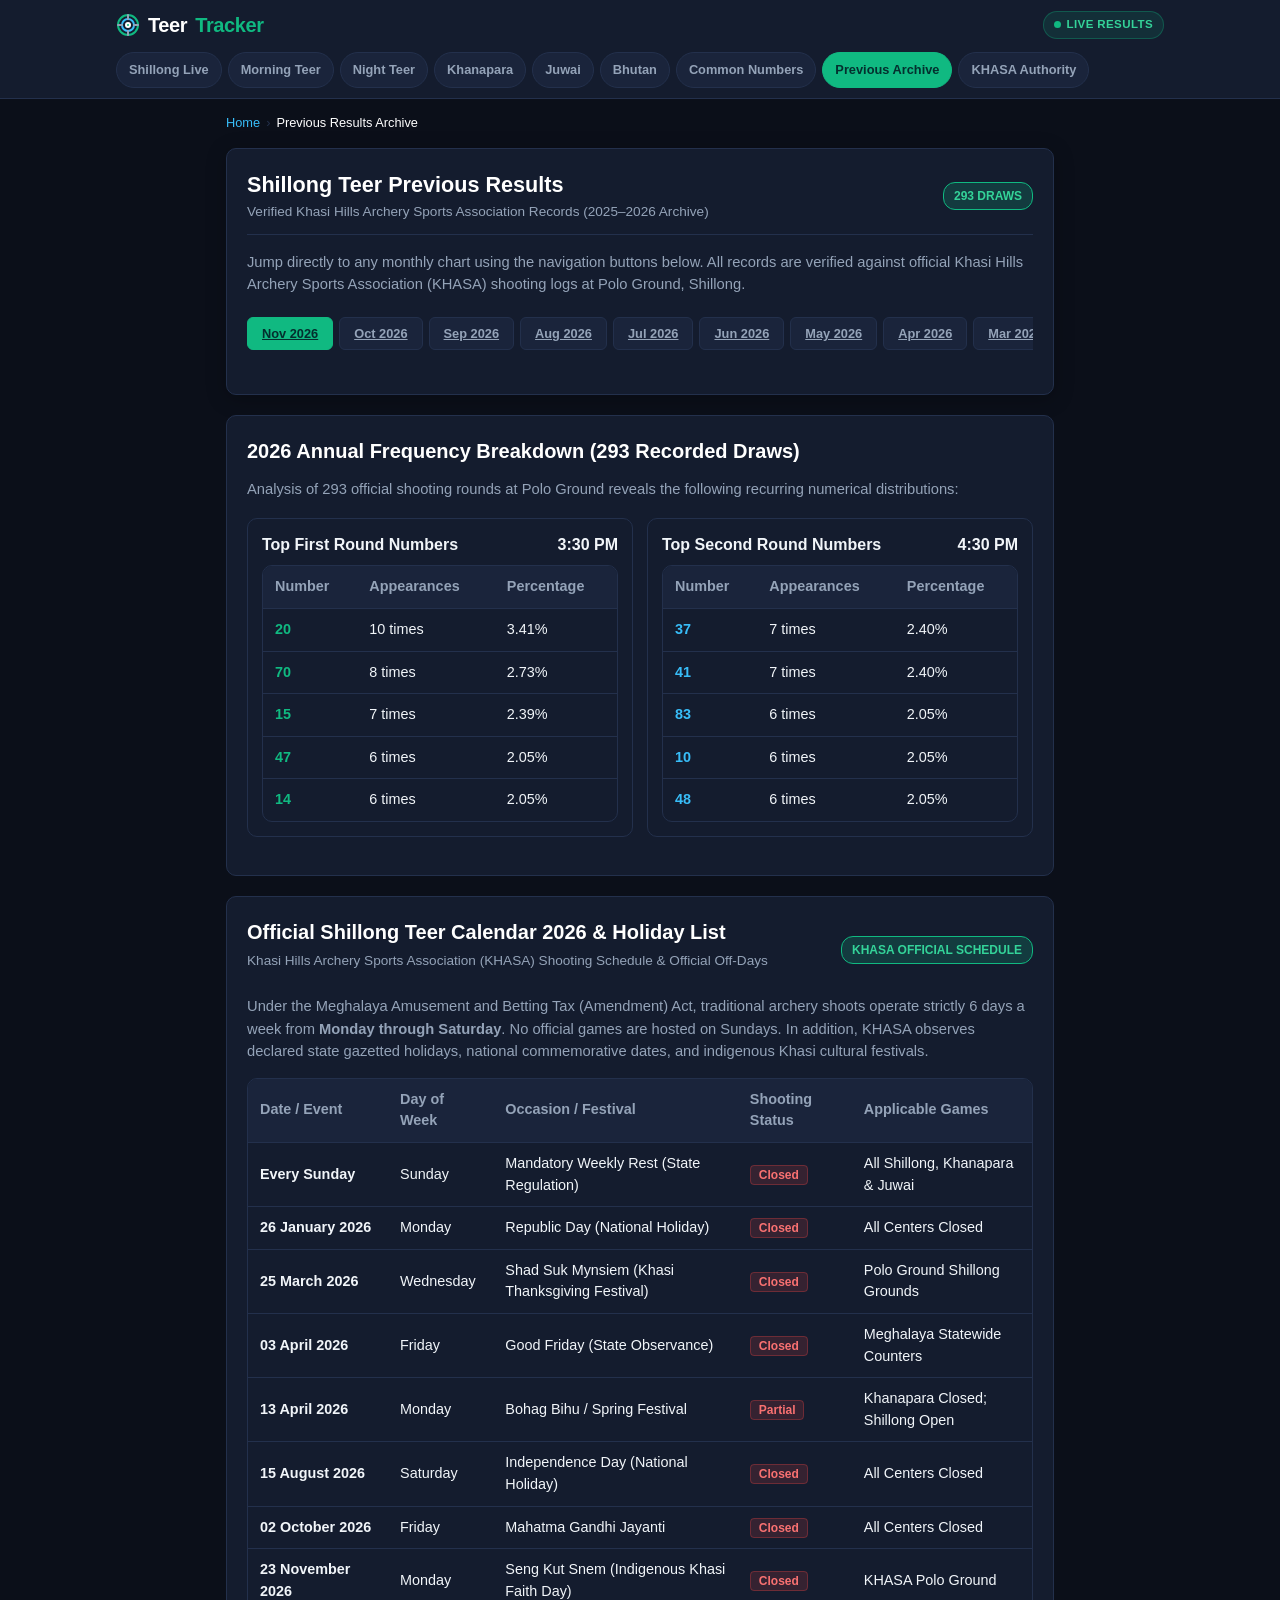
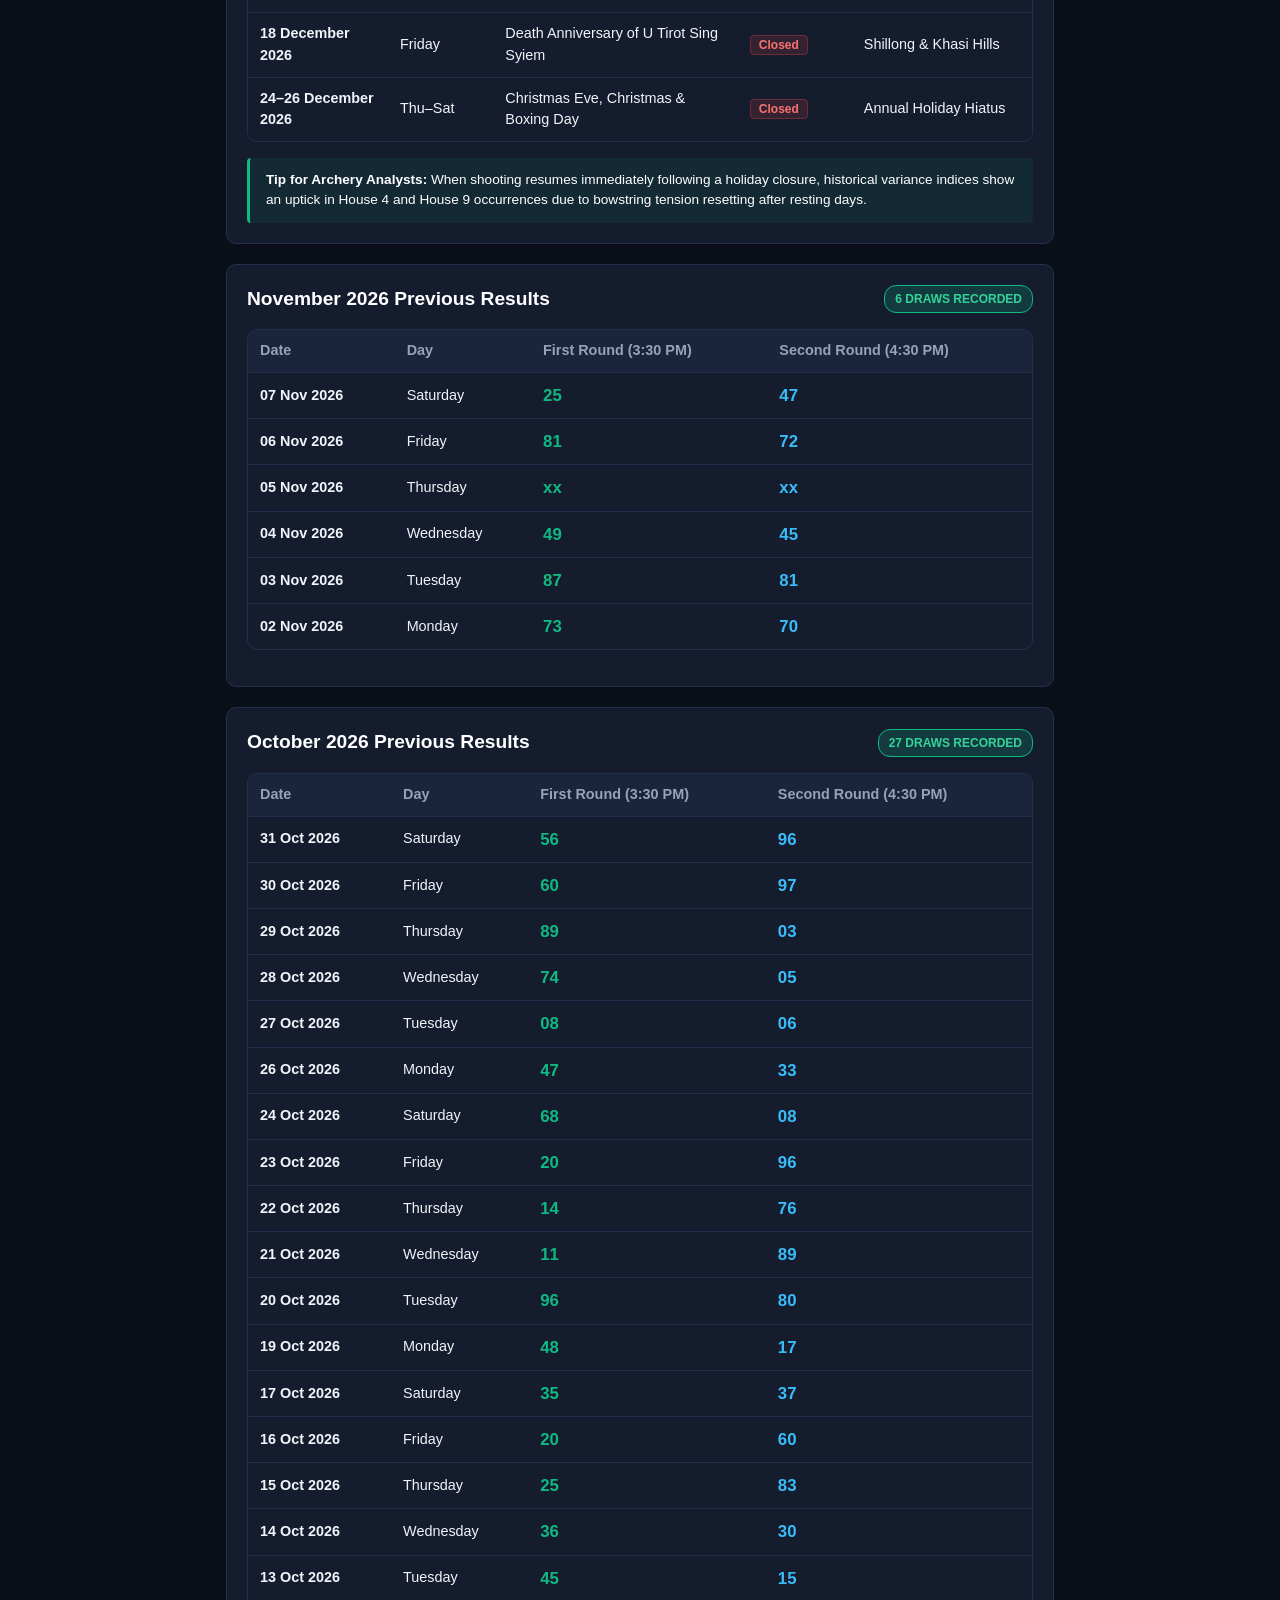
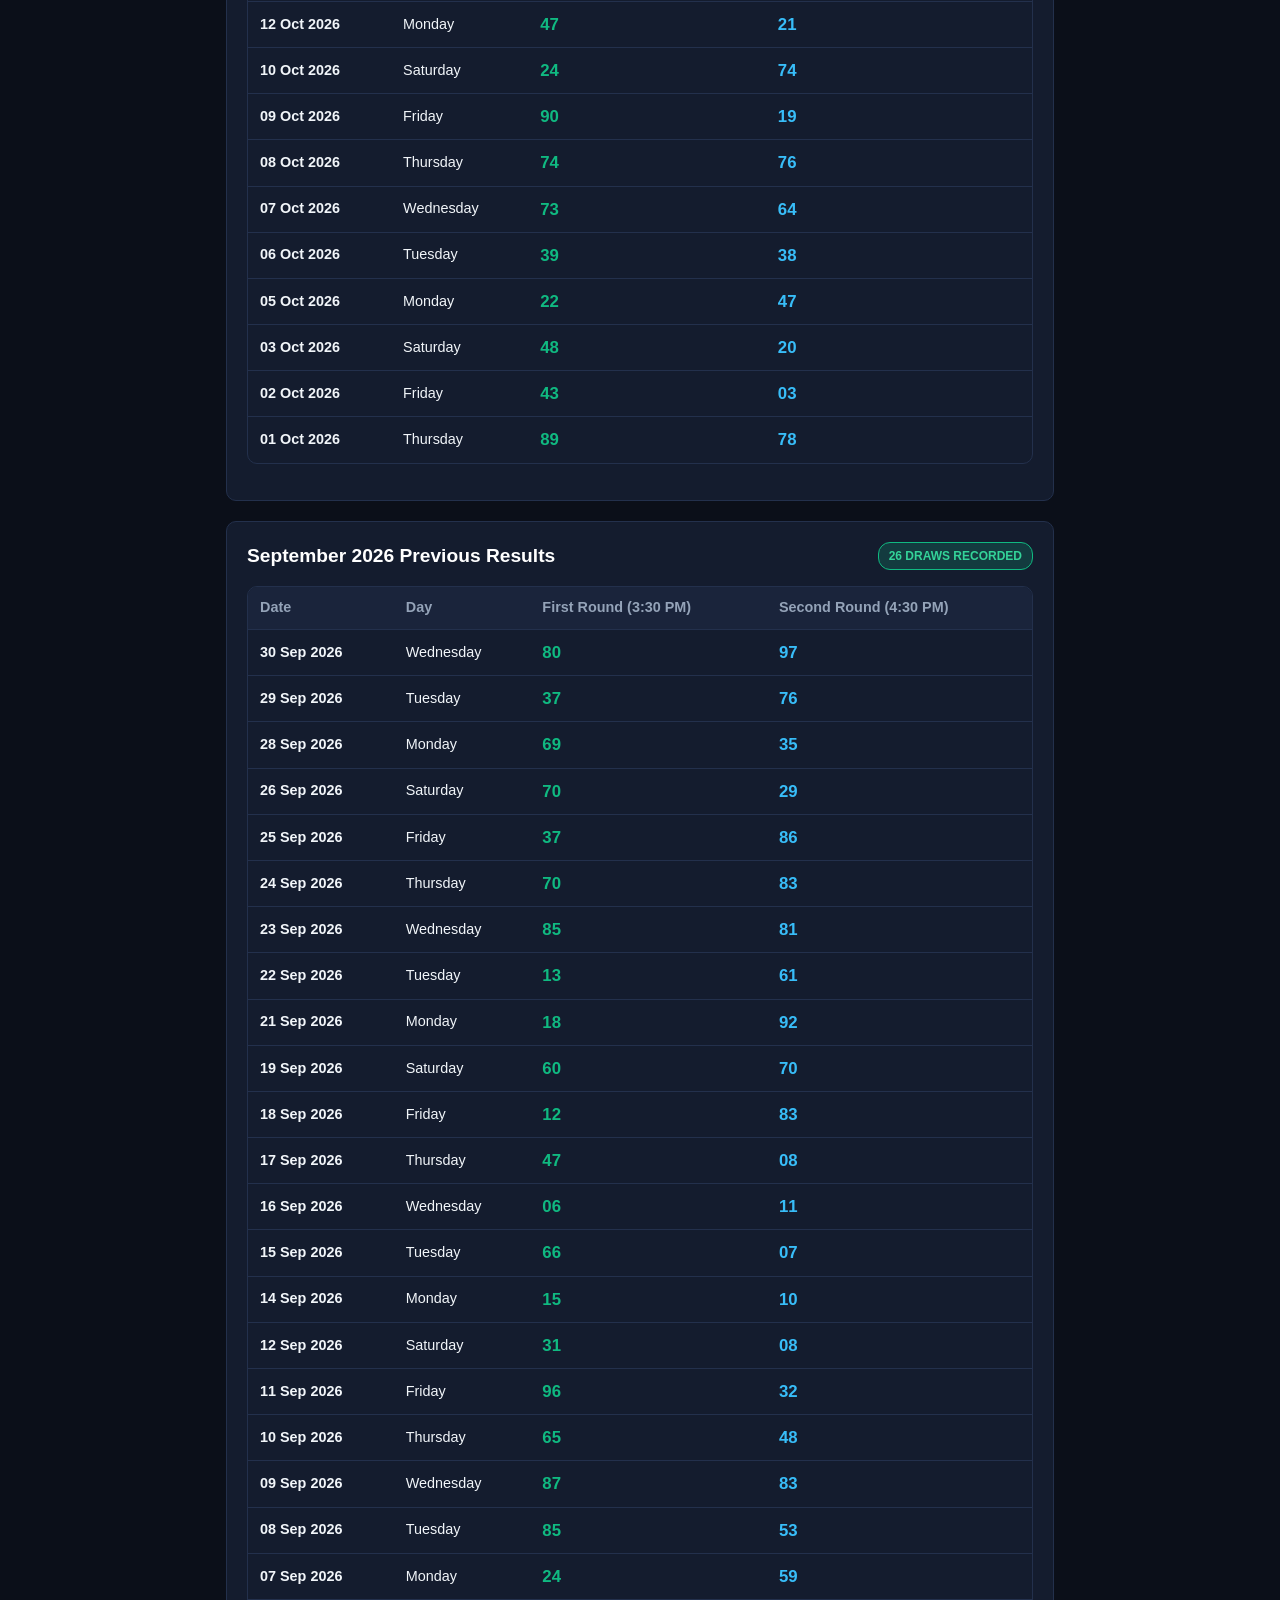
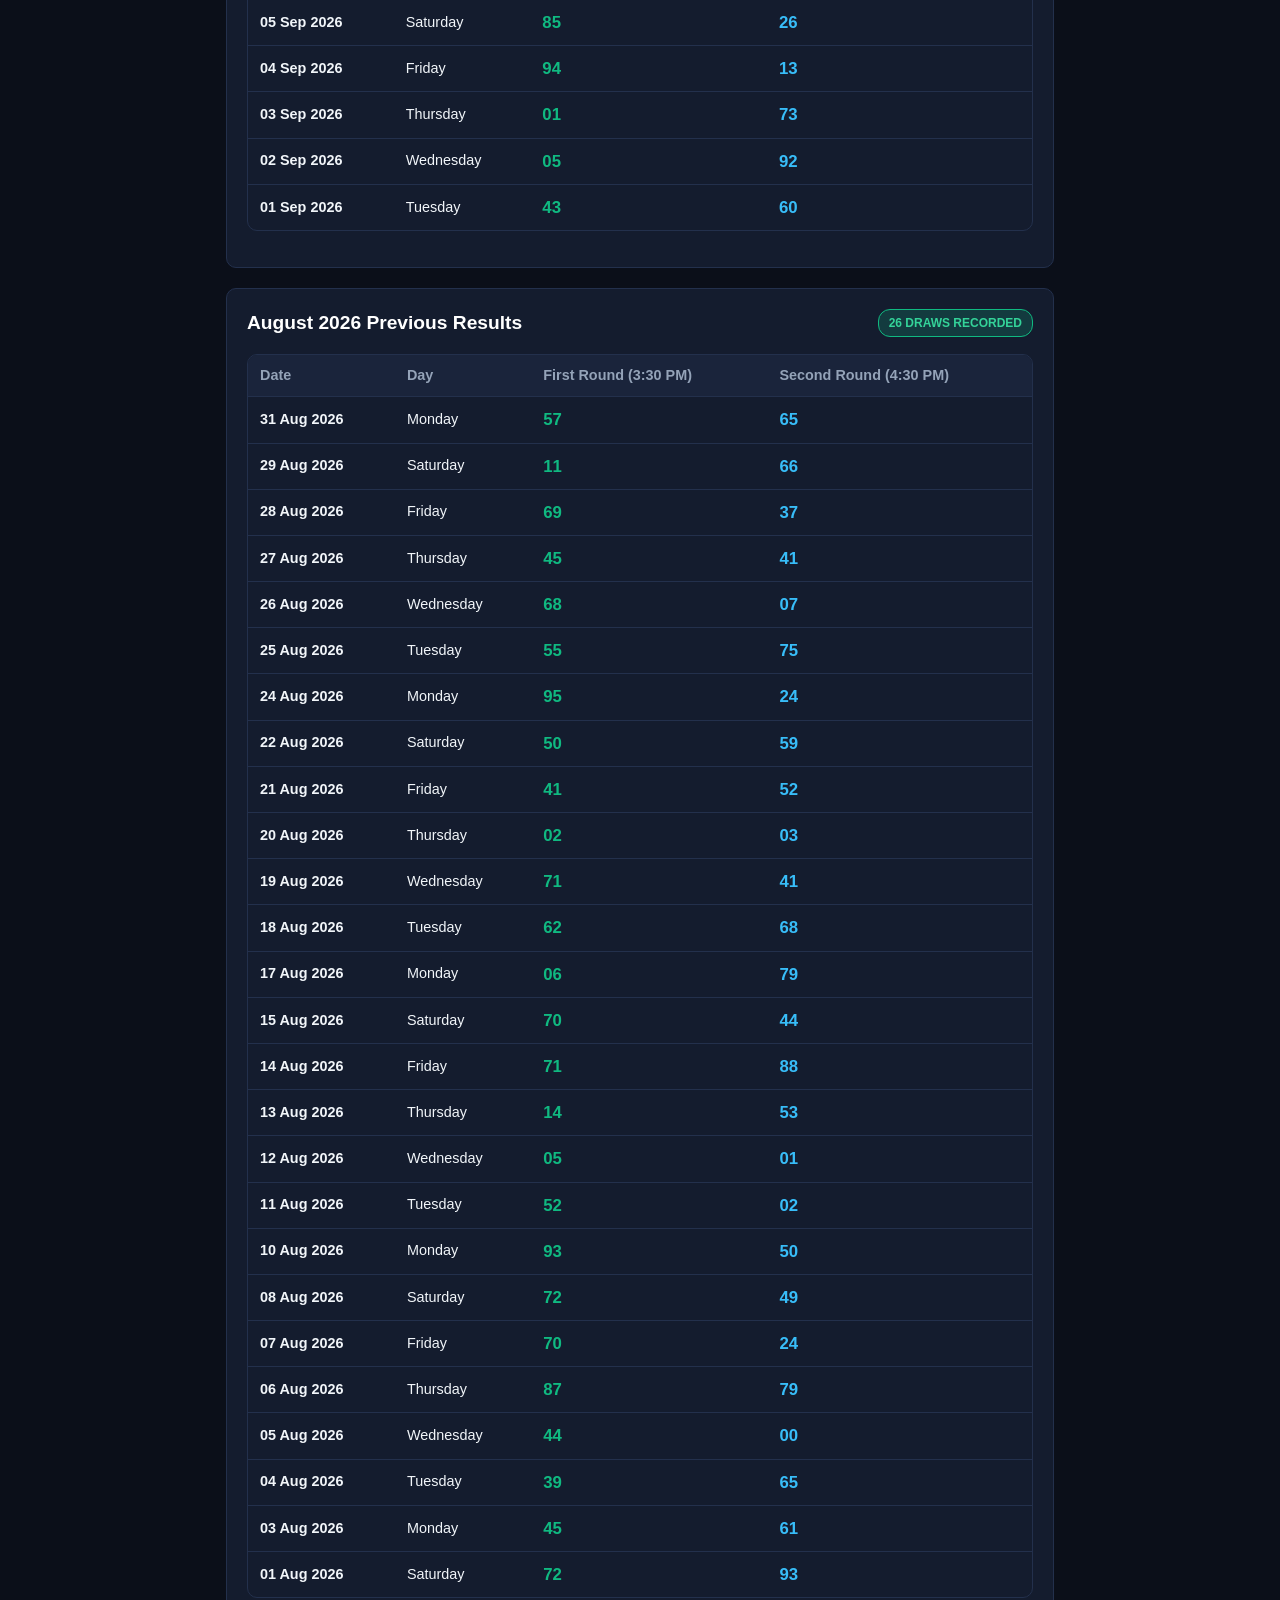
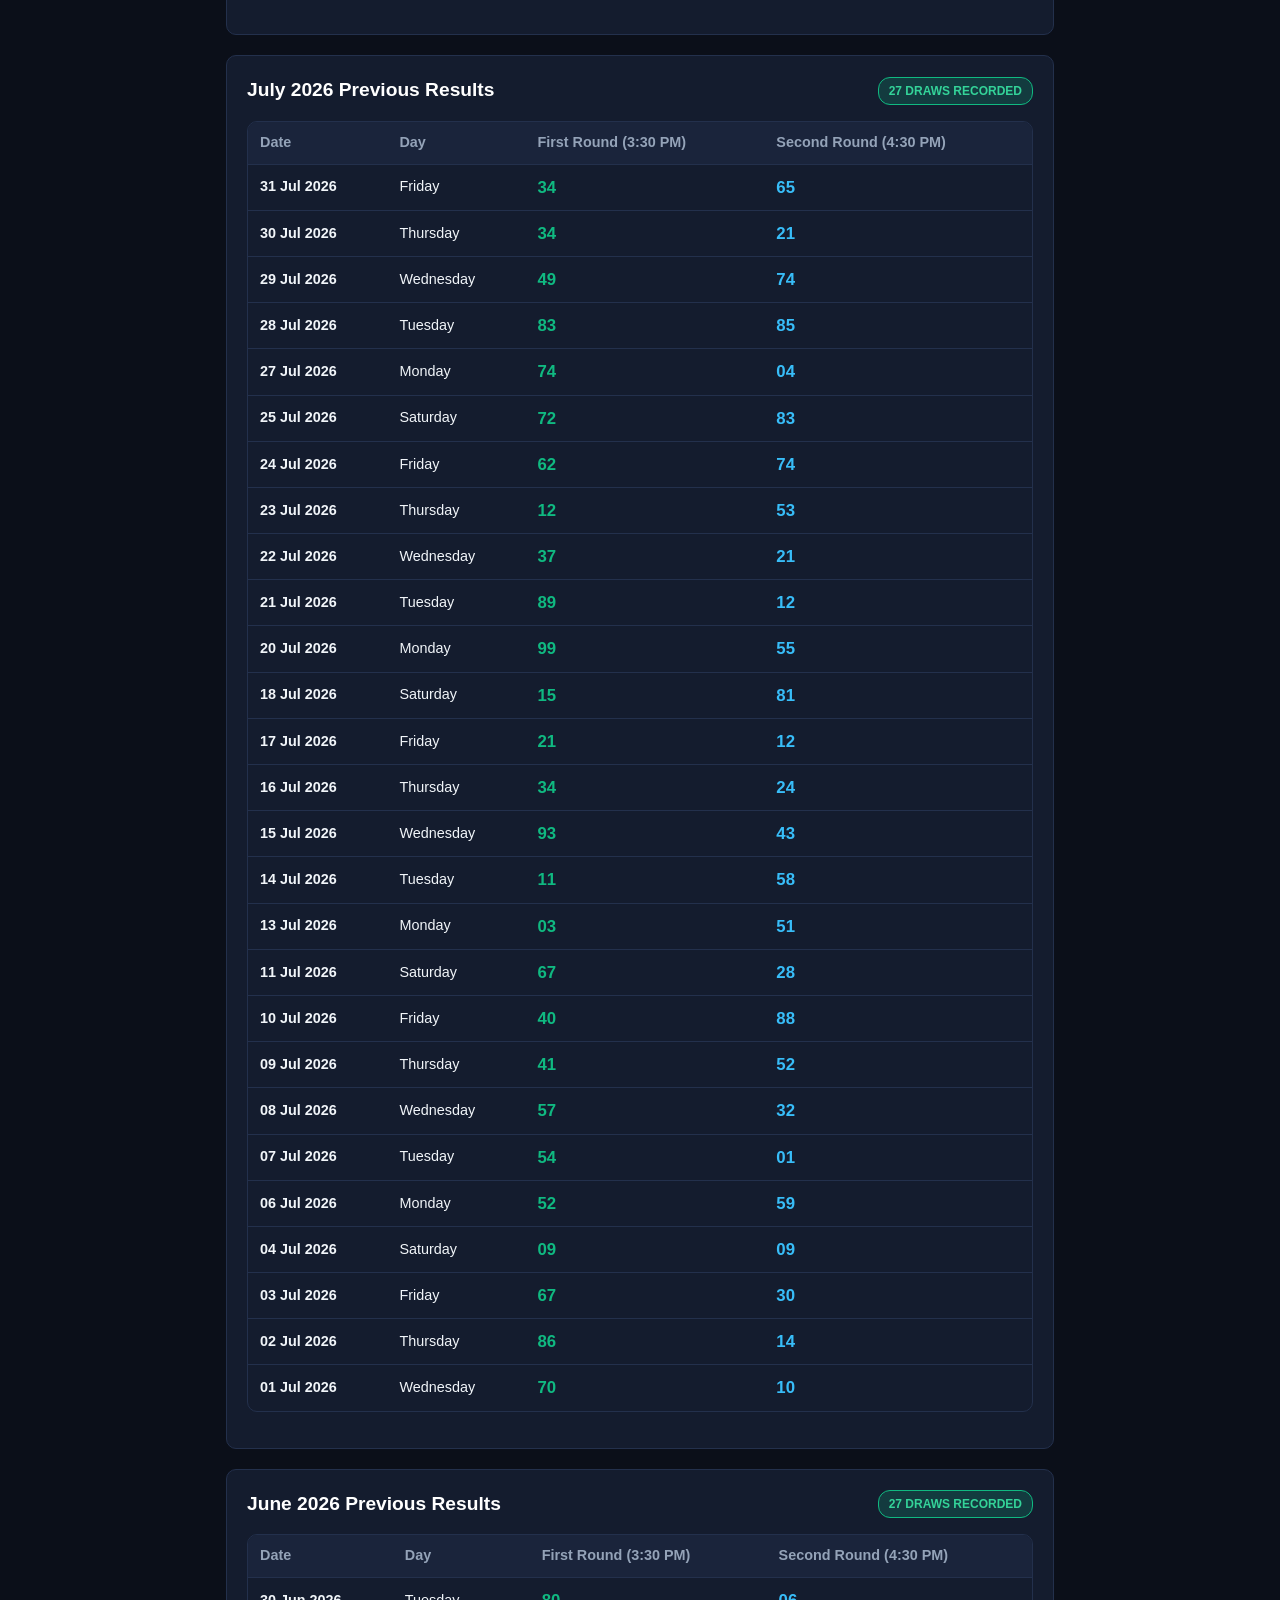
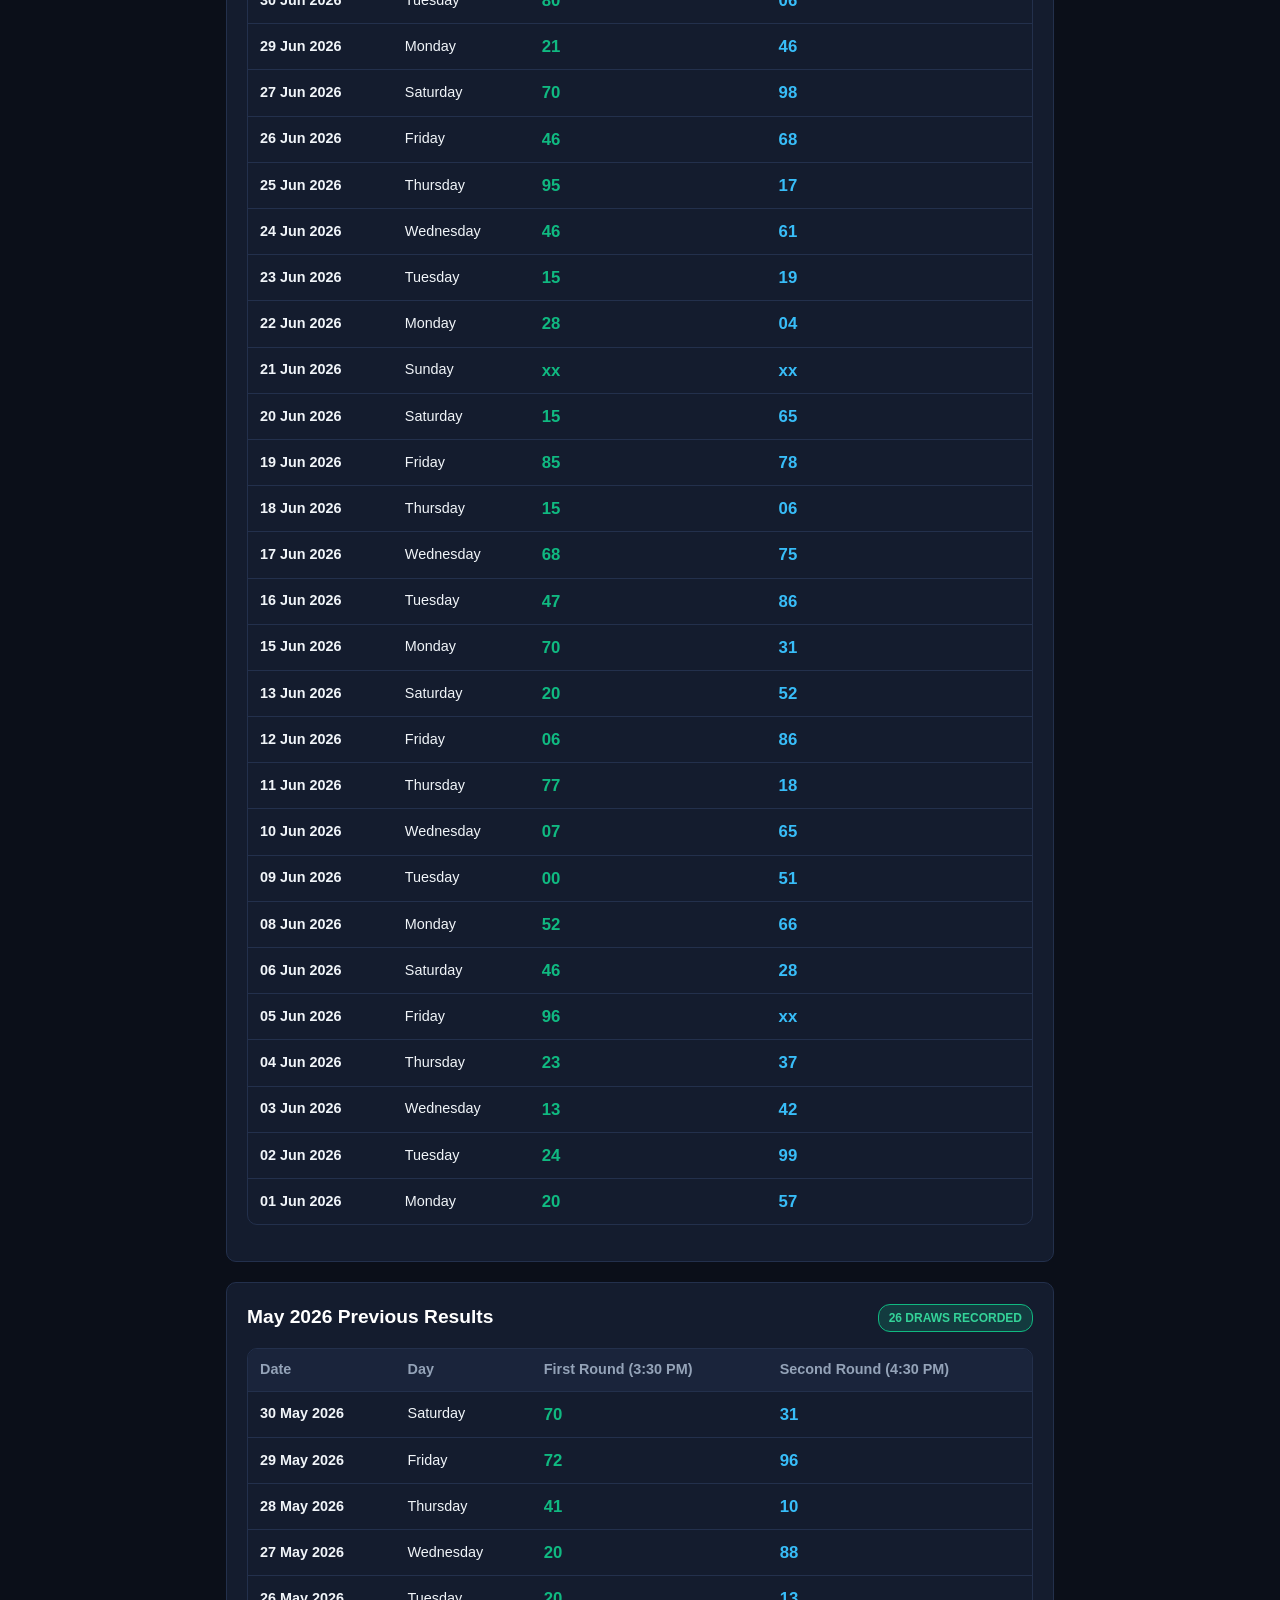
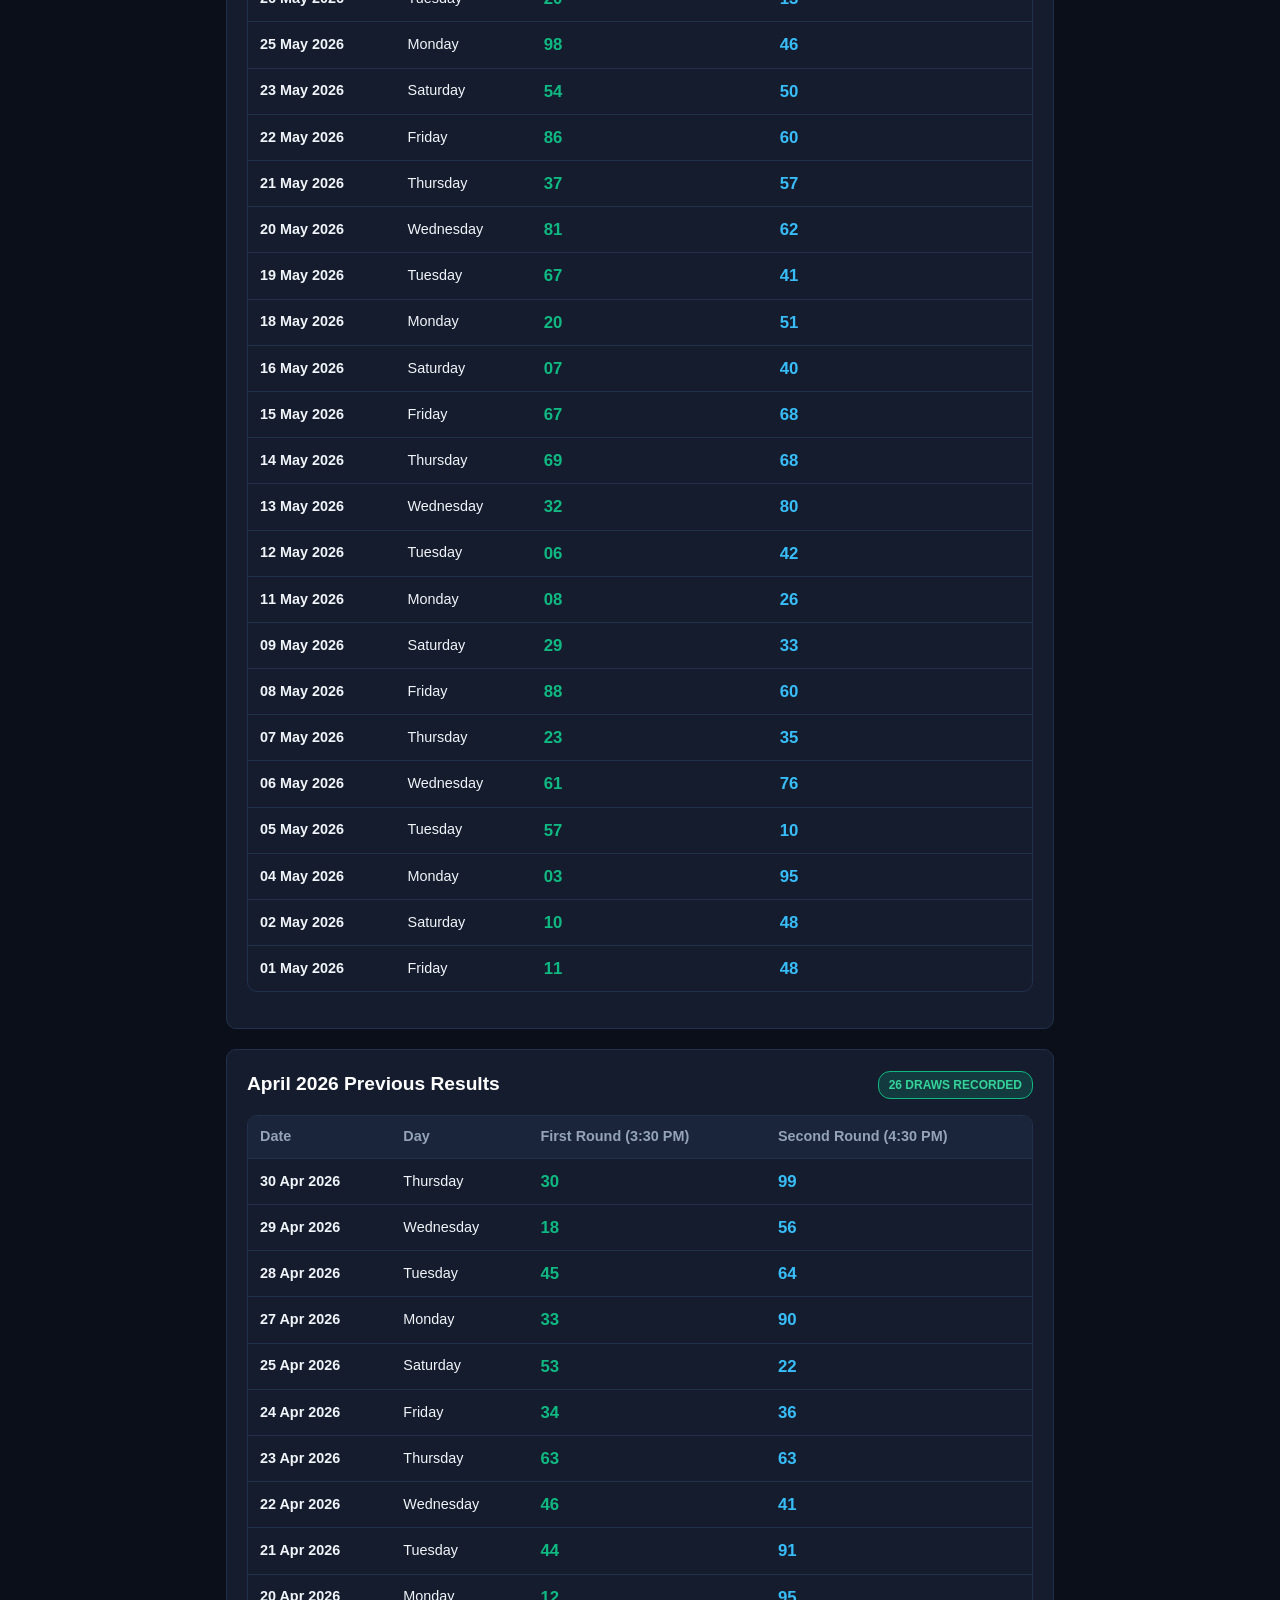
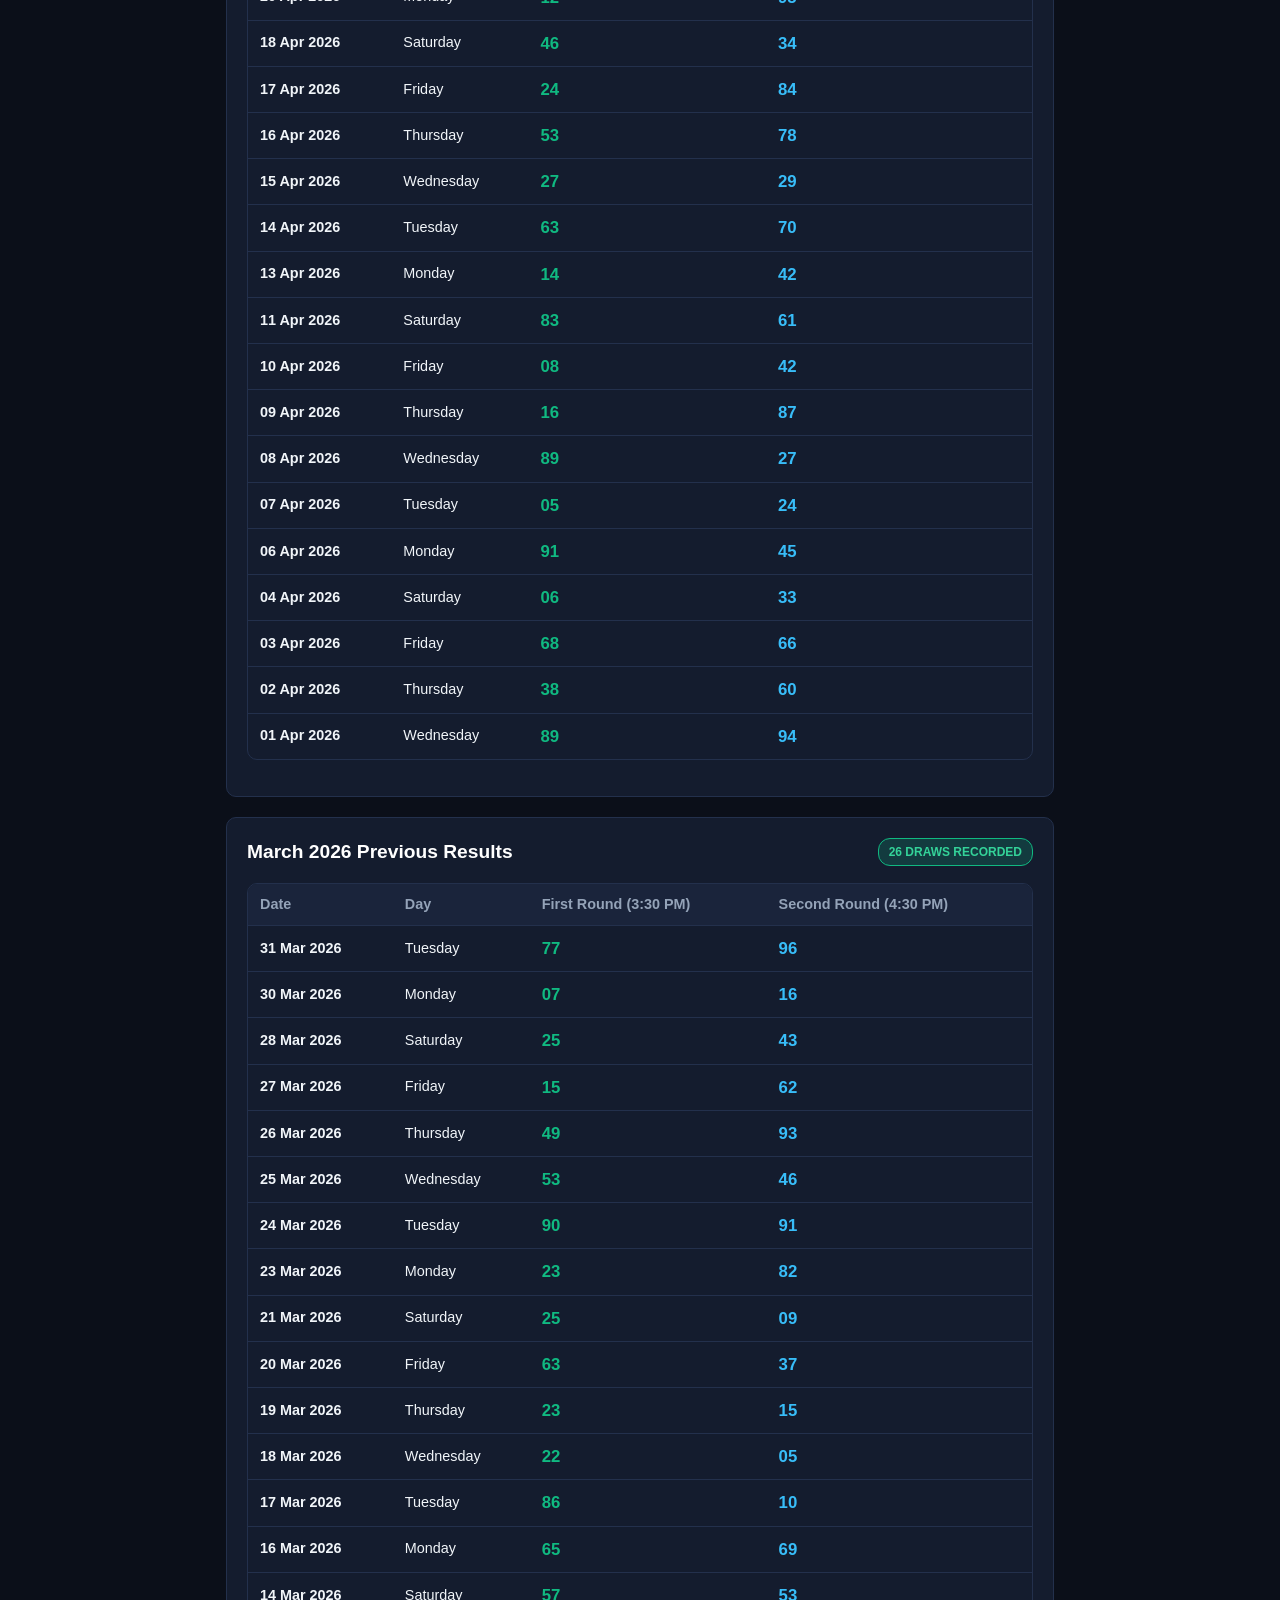
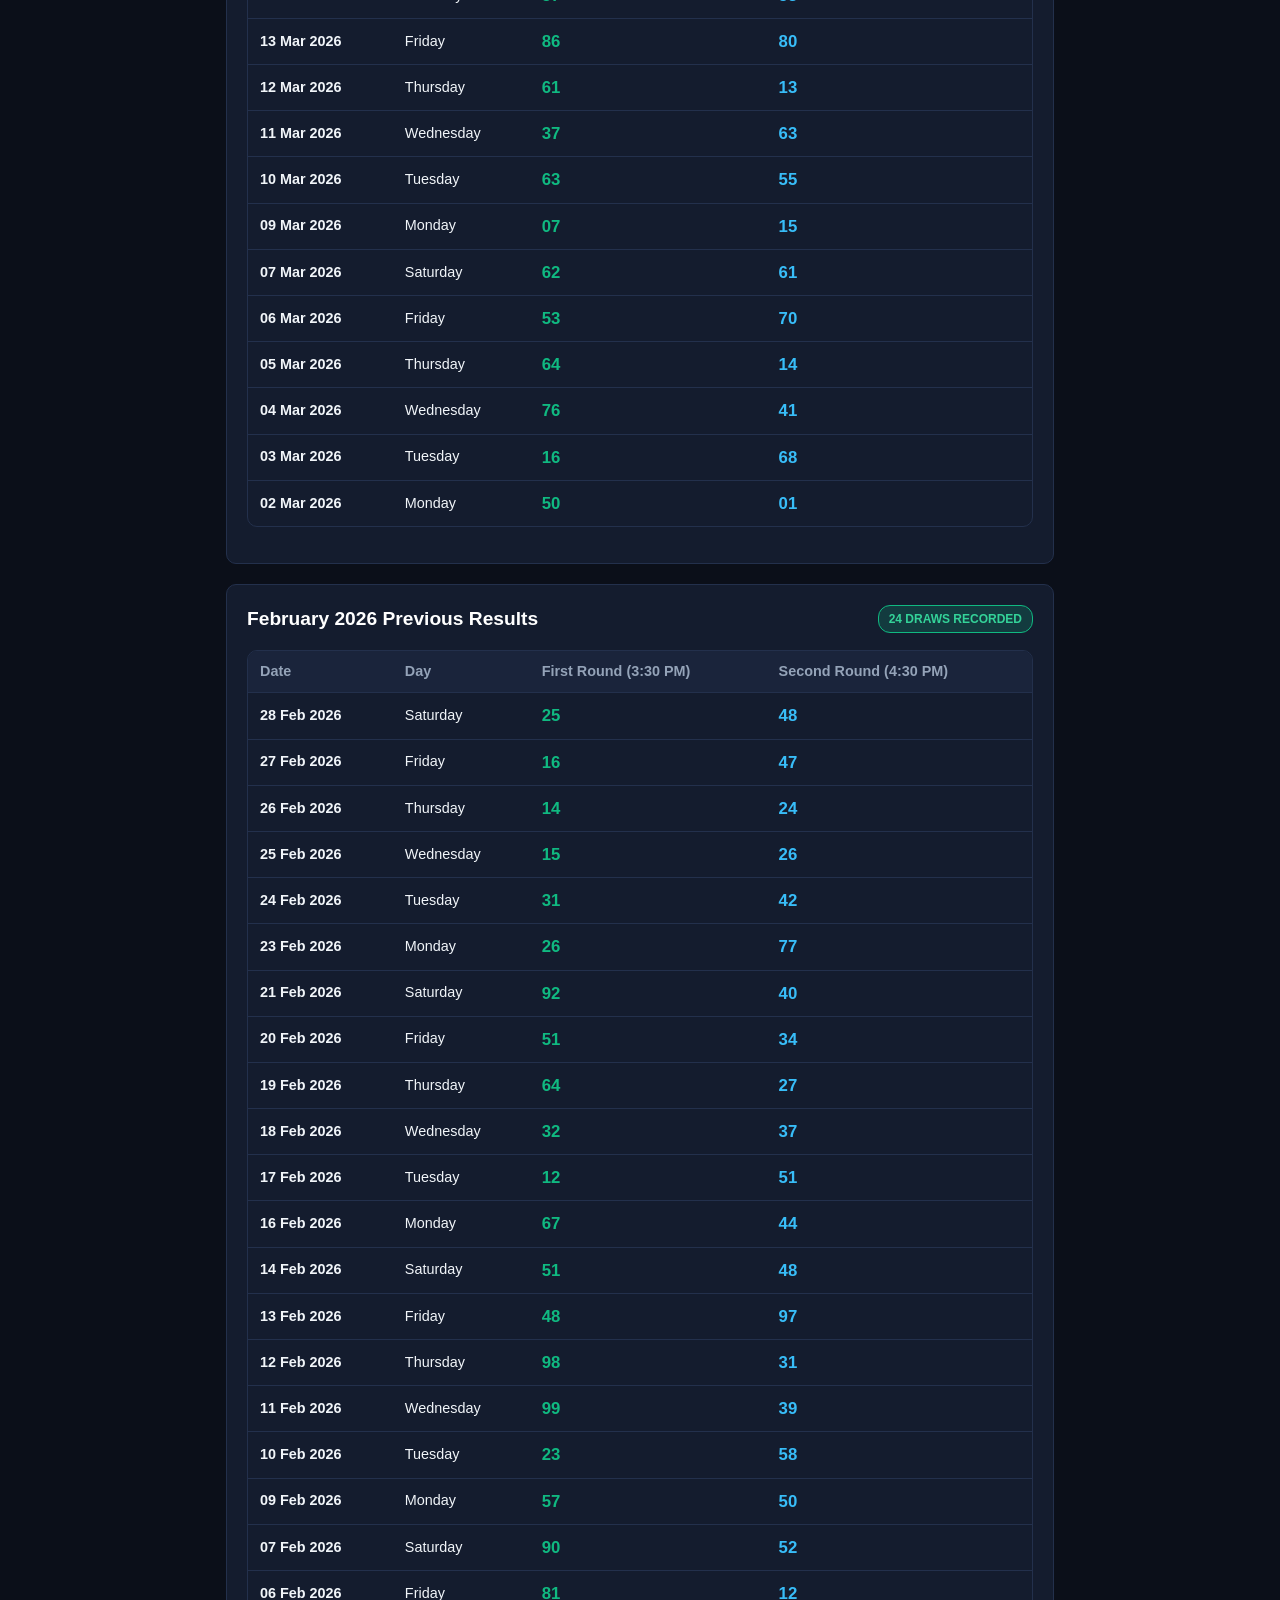
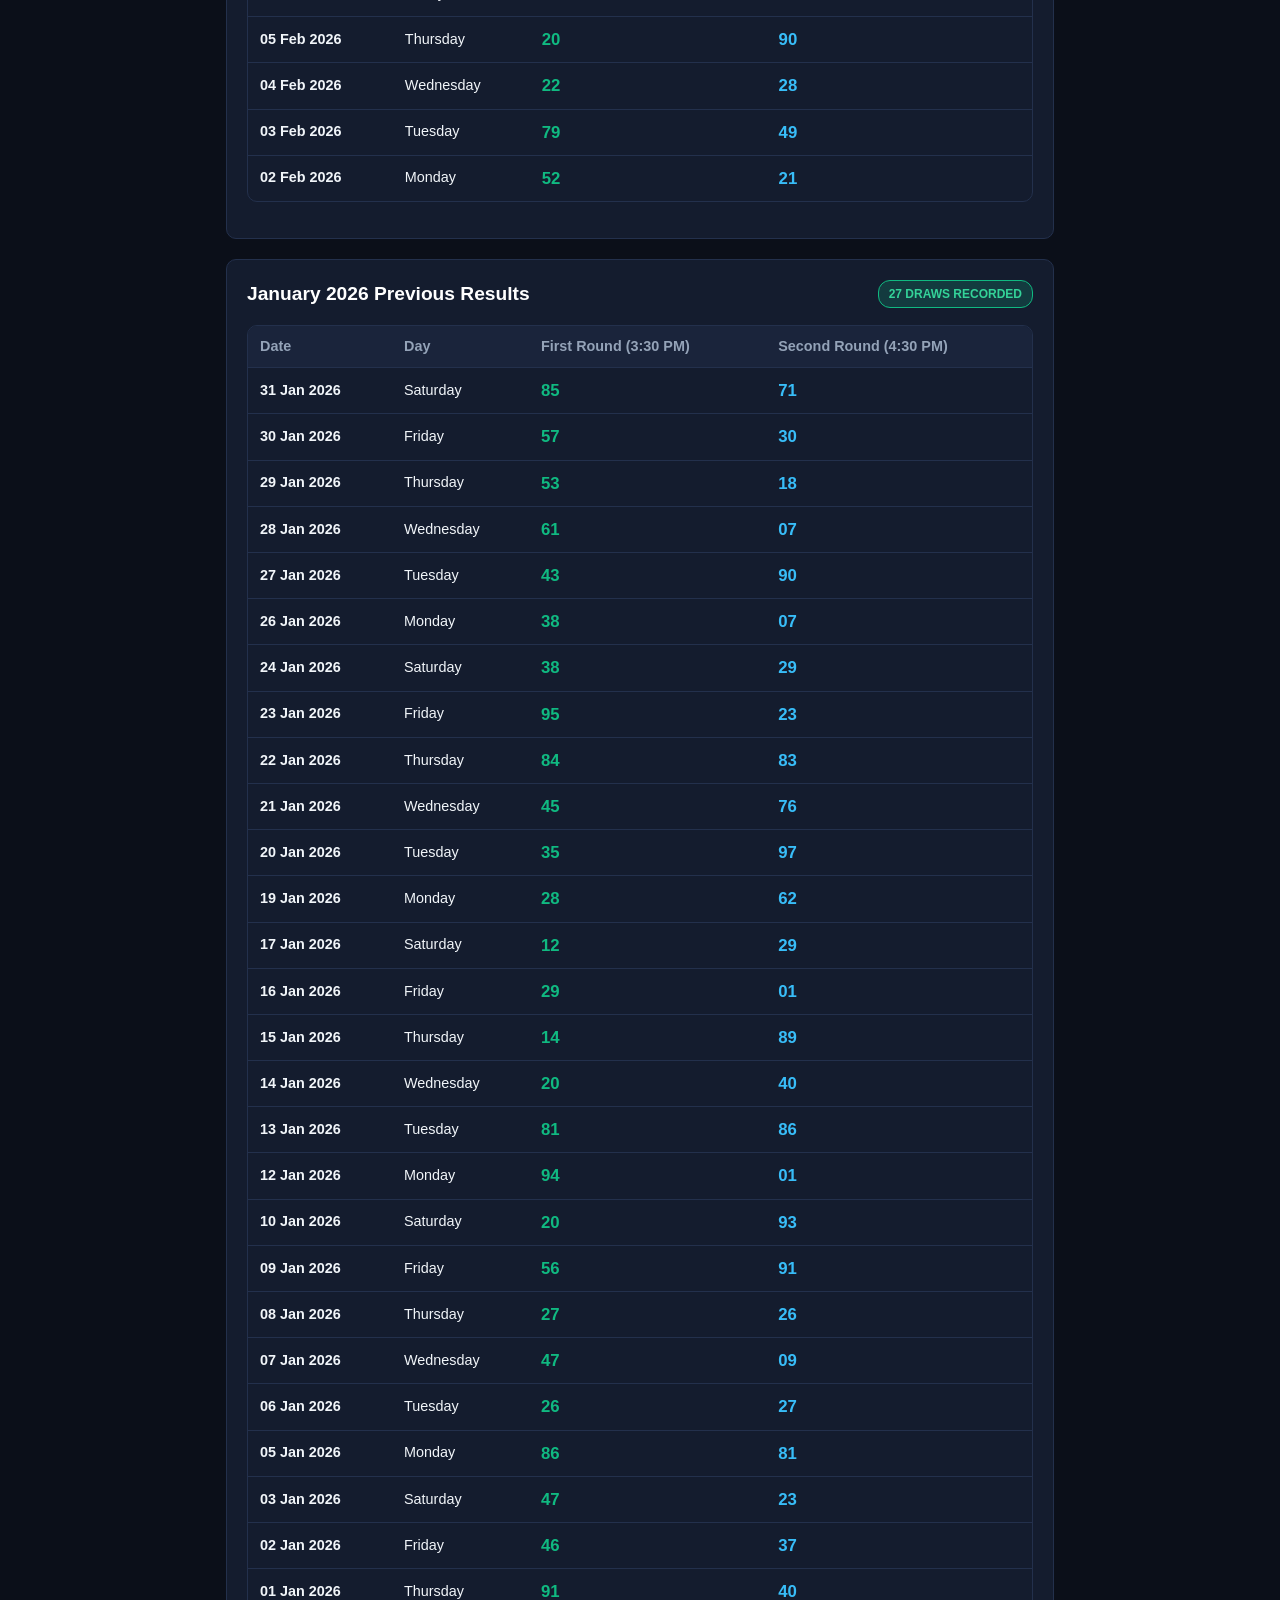
<file: teer-previous-results.html>
<!DOCTYPE html>
<html lang="en">
<head>
  <meta charset="UTF-8">
  <meta name="google-site-verification" content="ZtoSqHuh_VnoIexn-Vo3GxFg3RCgs1vgg222O-jDCDQ">
<title>Shillong Teer Previous Results List | Yearly Winning Numbers Chart</title>
  <meta name="description" content="Complete Shillong Teer previous results list and daily winning charts for 2026 and 2025. Searchable 12-month archive of official F/R and S/R numbers.">
  <link rel="canonical" href="https://teer-result-today.vercel.app/teer-previous-results">
    <meta name="viewport" content="width=device-width, initial-scale=1.0, viewport-fit=cover">
  <link rel="icon" type="image/svg+xml" href="favicon.svg">
  <link rel="apple-touch-icon" href="apple-touch-icon.png">

  <!-- Open Graph / Facebook / WhatsApp -->
  <meta property="og:type" content="website">
  <meta property="og:site_name" content="TeerTracker">
  <meta property="og:url" content="https://teer-result-today.vercel.app/teer-previous-results">
  <meta property="og:title" content="Shillong Teer Previous Results Chart | 12-Month Historical Archive">
  <meta property="og:description" content="Complete Shillong Teer previous results list and daily winning charts for 2026 and 2025. Searchable 12-month archive of official F/R and S/R numbers.">
  <meta property="og:image" content="https://teer-result-today.vercel.app/og-previous-results.png">
  <meta property="og:image:secure_url" content="https://teer-result-today.vercel.app/og-previous-results.png">
  <meta property="og:image:type" content="image/png">
  <meta property="og:image:width" content="1200">
  <meta property="og:image:height" content="630">
  <meta property="og:image:alt" content="Shillong Teer 12-Month Previous Results Chart">
  <meta property="og:locale" content="en_US">

  <!-- Twitter Card -->
  <meta name="twitter:card" content="summary_large_image">
  <meta name="twitter:url" content="https://teer-result-today.vercel.app/teer-previous-results">
  <meta name="twitter:title" content="Shillong Teer Previous Results Chart | 12-Month Historical Archive">
  <meta name="twitter:description" content="Complete Shillong Teer previous results list and daily winning charts for 2026 and 2025. Searchable 12-month archive of official F/R and S/R numbers.">
  <meta <meta name="twitter:image:alt" content="Shillong Teer Previous Results 12-Month Historical Archive table covering 2025 and 2026">
  <meta name="twitter:image" content="https://teer-result-today.vercel.app/og-previous-results.png">
  <link rel="stylesheet" href="style.css">

  <!-- Google-Compliant Structured Data -->
  <script type="application/ld+json">
  {
    "@context": "https://schema.org",
    "@graph": [
      {
        "@type": "WebSite",
        "@id": "https://teer-result-today.vercel.app/#website",
        "url": "https://teer-result-today.vercel.app/",
        "name": "TeerTracker",
        "description": "Live Shillong, Khanapara and Juwai Teer Result Portal",
        "inLanguage": "en-US"
      },
      {
        "@type": "Organization",
        "@id": "https://teer-result-today.vercel.app/#organization",
        "name": "TeerTracker",
        "url": "https://teer-result-today.vercel.app/",
        "logo": "https://teer-result-today.vercel.app/logo.png"
      },
      {
        "@type": "BreadcrumbList",
        "@id": "https://teer-result-today.vercel.app/teer-previous-results#breadcrumb",
        "itemListElement": [
          {
            "@type": "ListItem",
            "position": 1,
            "name": "Home",
            "item": "https://teer-result-today.vercel.app/"
          },
          {
            "@type": "ListItem",
            "position": 2,
            "name": "Previous Results Archive",
            "item": "https://teer-result-today.vercel.app/teer-previous-results"
          }
        ]
      },
      {
        "@type": "Article",
        "@id": "https://teer-result-today.vercel.app/teer-previous-results#article",
        "image": "https://teer-result-today.vercel.app/og-previous-results.png",
        "headline": "Shillong Teer Previous Results List & Yearly Chart Archive",
        "description": "Comprehensive historical archive of Shillong Teer First Round and Second Round winning numbers across 2026 and 2025.",
        "datePublished": "2026-01-01T00:00:00+05:30",
        "dateModified": "2026-11-28T13:49:00+05:30",
        "author": {
          "@type": "Organization",
          "name": "TeerTracker Historical Desk"
        },
        "publisher": {
          "@type": "Organization",
          "name": "TeerTracker",
          "logo": {
            "@type": "ImageObject",
            "url": "https://teer-result-today.vercel.app/logo.png"
          }
        }
      },
      {
        "@type": "FAQPage",
        "@id": "https://teer-result-today.vercel.app/teer-previous-results#faq",
        "mainEntity": [
          {
            "@type": "Question",
            "name": "Why is the Shillong Teer previous results list important?",
            "acceptedAnswer": {
              "@type": "Answer",
              "text": "Archived records show statistical frequency distributions. Analysts review past first and second round numbers to calculate recurring house, ending, and direct hit patterns."
            }
          },
          {
            "@type": "Question",
            "name": "What were the most frequent First Round numbers in 2026?",
            "acceptedAnswer": {
              "@type": "Answer",
              "text": "Based on 293 recorded draws in 2026, the most recurring First Round numbers are 20 (10 hits), 70 (8 hits), 15 (7 hits), 47 (6 hits), and 14 (6 hits)."
            }
          },
          {
            "@type": "Question",
            "name": "What were the most frequent Second Round numbers in 2026?",
            "acceptedAnswer": {
              "@type": "Answer",
              "text": "In the Second Round (4:30 PM), numbers 37 (7 hits), 41 (7 hits), 83 (6 hits), 10 (6 hits), and 48 (6 hits) recorded the highest recurrence rates."
            }
          },
          {
            "@type": "Question",
            "name": "How far back does the official Shillong Teer record archive go?",
            "acceptedAnswer": {
              "@type": "Answer",
              "text": "Official Khasi Hills Archery Sports Association shooting records are tracked continuously. Our digital database archives daily draws from 2020 through the present day."
            }
          },
          {
            "@type": "Question",
            "name": "How can I use past results to calculate today's common numbers?",
            "acceptedAnswer": {
              "@type": "Answer",
              "text": "Analysts apply two core formulas: First, sum yesterday's FR and SR numbers (e.g. 25 + 47 = 72) to extract House targets 7 and 2. Second, calculate the difference between the two rounds to isolate ending patterns."
            }
          }
        ]
      }
    ]
  }
  </script>
</head>
<body>

    <header>
    <div class="container">
      <div class="header-top">
        <a href="/" class="site-title">
          <svg class="site-logo-icon" viewBox="0 0 24 24" fill="none" stroke="currentColor" stroke-width="2" stroke-linecap="round" stroke-linejoin="round" aria-hidden="true">
            <circle cx="12" cy="12" r="10" stroke="#10b981"/>
            <circle cx="12" cy="12" r="6" stroke="#38bdf8"/>
            <circle cx="12" cy="12" r="2" fill="#10b981"/>
            <path d="M12 2v4M12 18v4M2 12h4M18 12h4" stroke="#94a3b8"/>
          </svg>
          Teer<span>Tracker</span>
        </a>
        <div class="header-actions">
          <div class="header-status">
            <span class="dot"></span>
            <span>Live Results</span>
          </div>
          <button id="menu-toggle" class="menu-toggle" aria-label="Toggle Navigation Menu" aria-expanded="false">
            <span class="hamburger-bar"></span>
            <span class="hamburger-bar"></span>
            <span class="hamburger-bar"></span>
          </button>
        </div>
      </div>
      <div class="nav-scroll" id="nav-menu" aria-label="Main Navigation">
        <nav class="nav-pills">
          <a href="/">Shillong Live</a>
          <a href="/shillong-morning-teer-result">Morning Teer</a>
          <a href="/shillong-night-teer-result">Night Teer</a>
          <a href="/khanapara-teer-result">Khanapara</a>
          <a href="/juwai-teer-result">Juwai</a>
          <a href="/bhutan-teer-result">Bhutan</a>
          <a href="/shillong-teer-common-number">Common Numbers</a>
          <a href="/teer-previous-results" class="active">Previous Archive</a>
          <a href="/about-official-khasa">KHASA Authority</a>
        </nav>
      </div>
    </div>
  </header>

  <main class="container">
    <nav class="breadcrumb" aria-label="Breadcrumb">
      <a href="/">Home</a>
      <span>&rsaquo;</span>
      <p style="margin: 0; color: #fff;">Previous Results Archive</p>
    </nav>

    <section class="hero-card">
      <div class="card-header">
        <div>
          <h1 class="card-title">Shillong Teer Previous Results</h1>
          <p style="font-size: 0.85rem; color: var(--text-muted);">Verified Khasi Hills Archery Sports Association Records (2025–2026 Archive)</p>
        </div>
        <span class="badge badge-done">293 Draws</span>
      </div>

      <p style="font-size: 0.92rem; color: var(--text-muted); margin-bottom: 16px;">
        Jump directly to any monthly chart using the navigation buttons below. All records are verified against official Khasi Hills Archery Sports Association (KHASA) shooting logs at Polo Ground, Shillong.
      </p>

      <!-- Month Tabs Jump -->
      <div class="month-tabs">
        <a href="#month-2026-11" class="month-btn active">Nov 2026</a>
        <a href="#month-2026-10" class="month-btn">Oct 2026</a>
        <a href="#month-2026-09" class="month-btn">Sep 2026</a>
        <a href="#month-2026-08" class="month-btn">Aug 2026</a>
        <a href="#month-2026-07" class="month-btn">Jul 2026</a>
        <a href="#month-2026-06" class="month-btn">Jun 2026</a>
        <a href="#month-2026-05" class="month-btn">May 2026</a>
        <a href="#month-2026-04" class="month-btn">Apr 2026</a>
        <a href="#month-2026-03" class="month-btn">Mar 2026</a>
        <a href="#month-2026-02" class="month-btn">Feb 2026</a>
        <a href="#month-2026-01" class="month-btn">Jan 2026</a>
        <a href="#month-2025-12" class="month-btn">Dec 2025</a>
      </div>
    </section>

    <!-- 2026 Statistical Summary -->
    <section class="info-section">
      <h2>2026 Annual Frequency Breakdown (293 Recorded Draws)</h2>
      <p>Analysis of 293 official shooting rounds at Polo Ground reveals the following recurring numerical distributions:</p>
      
      <div class="multi-grid">
        <div class="sub-card">
          <h3>Top First Round Numbers <span>3:30 PM</span></h3>
          <div class="table-wrap" style="margin: 8px 0 0;">
            <table>
              <thead><tr><th>Number</th><th>Appearances</th><th>Percentage</th></tr></thead>
              <tbody>
                <tr><td><strong style="color: var(--accent);">20</strong></td><td>10 times</td><td>3.41%</td></tr>
                <tr><td><strong style="color: var(--accent);">70</strong></td><td>8 times</td><td>2.73%</td></tr>
                <tr><td><strong style="color: var(--accent);">15</strong></td><td>7 times</td><td>2.39%</td></tr>
                <tr><td><strong style="color: var(--accent);">47</strong></td><td>6 times</td><td>2.05%</td></tr>
                <tr><td><strong style="color: var(--accent);">14</strong></td><td>6 times</td><td>2.05%</td></tr>
              </tbody>
            </table>
          </div>
        </div>

        <div class="sub-card">
          <h3>Top Second Round Numbers <span>4:30 PM</span></h3>
          <div class="table-wrap" style="margin: 8px 0 0;">
            <table>
              <thead><tr><th>Number</th><th>Appearances</th><th>Percentage</th></tr></thead>
              <tbody>
                <tr><td><strong style="color: var(--accent-alt);">37</strong></td><td>7 times</td><td>2.40%</td></tr>
                <tr><td><strong style="color: var(--accent-alt);">41</strong></td><td>7 times</td><td>2.40%</td></tr>
                <tr><td><strong style="color: var(--accent-alt);">83</strong></td><td>6 times</td><td>2.05%</td></tr>
                <tr><td><strong style="color: var(--accent-alt);">10</strong></td><td>6 times</td><td>2.05%</td></tr>
                <tr><td><strong style="color: var(--accent-alt);">48</strong></td><td>6 times</td><td>2.05%</td></tr>
              </tbody>
            </table>
          </div>
        </div>
      </div>
    </section>

        <!-- Official Teer Calendar 2026 & Holiday Schedule -->
    <section class="info-section" id="teer-calendar">
      <div style="display: flex; justify-content: space-between; align-items: center; margin-bottom: 12px; flex-wrap: wrap; gap: 8px;">
        <div>
          <h2 style="margin: 0; font-size: 1.25rem;">Official Shillong Teer Calendar 2026 & Holiday List</h2>
          <p style="font-size: 0.85rem; color: var(--text-muted); margin-top: 4px;">Khasi Hills Archery Sports Association (KHASA) Shooting Schedule & Official Off-Days</p>
        </div>
        <span class="badge badge-done">KHASA Official Schedule</span>
      </div>

      <p style="font-size: 0.92rem; color: var(--text-muted); margin-bottom: 16px;">
        Under the Meghalaya Amusement and Betting Tax (Amendment) Act, traditional archery shoots operate strictly 6 days a week from <strong>Monday through Saturday</strong>. No official games are hosted on Sundays. In addition, KHASA observes declared state gazetted holidays, national commemorative dates, and indigenous Khasi cultural festivals.
      </p>

      <div class="table-wrap">
        <table>
          <thead>
            <tr>
              <th>Date / Event</th>
              <th>Day of Week</th>
              <th>Occasion / Festival</th>
              <th>Shooting Status</th>
              <th>Applicable Games</th>
            </tr>
          </thead>
          <tbody>
            <tr>
              <td><strong>Every Sunday</strong></td>
              <td>Sunday</td>
              <td>Mandatory Weekly Rest (State Regulation)</td>
              <td><span class="badge-closed">Closed</span></td>
              <td>All Shillong, Khanapara & Juwai</td>
            </tr>
            <tr>
              <td><strong>26 January 2026</strong></td>
              <td>Monday</td>
              <td>Republic Day (National Holiday)</td>
              <td><span class="badge-closed">Closed</span></td>
              <td>All Centers Closed</td>
            </tr>
            <tr>
              <td><strong>25 March 2026</strong></td>
              <td>Wednesday</td>
              <td>Shad Suk Mynsiem (Khasi Thanksgiving Festival)</td>
              <td><span class="badge-closed">Closed</span></td>
              <td>Polo Ground Shillong Grounds</td>
            </tr>
            <tr>
              <td><strong>03 April 2026</strong></td>
              <td>Friday</td>
              <td>Good Friday (State Observance)</td>
              <td><span class="badge-closed">Closed</span></td>
              <td>Meghalaya Statewide Counters</td>
            </tr>
            <tr>
              <td><strong>13 April 2026</strong></td>
              <td>Monday</td>
              <td>Bohag Bihu / Spring Festival</td>
              <td><span class="badge-closed">Partial</span></td>
              <td>Khanapara Closed; Shillong Open</td>
            </tr>
            <tr>
              <td><strong>15 August 2026</strong></td>
              <td>Saturday</td>
              <td>Independence Day (National Holiday)</td>
              <td><span class="badge-closed">Closed</span></td>
              <td>All Centers Closed</td>
            </tr>
            <tr>
              <td><strong>02 October 2026</strong></td>
              <td>Friday</td>
              <td>Mahatma Gandhi Jayanti</td>
              <td><span class="badge-closed">Closed</span></td>
              <td>All Centers Closed</td>
            </tr>
            <tr>
              <td><strong>23 November 2026</strong></td>
              <td>Monday</td>
              <td>Seng Kut Snem (Indigenous Khasi Faith Day)</td>
              <td><span class="badge-closed">Closed</span></td>
              <td>KHASA Polo Ground</td>
            </tr>
            <tr>
              <td><strong>18 December 2026</strong></td>
              <td>Friday</td>
              <td>Death Anniversary of U Tirot Sing Syiem</td>
              <td><span class="badge-closed">Closed</span></td>
              <td>Shillong & Khasi Hills</td>
            </tr>
            <tr>
              <td><strong>24–26 December 2026</strong></td>
              <td>Thu–Sat</td>
              <td>Christmas Eve, Christmas & Boxing Day</td>
              <td><span class="badge-closed">Closed</span></td>
              <td>Annual Holiday Hiatus</td>
            </tr>
          </tbody>
        </table>
      </div>

      <div style="background: rgba(16, 185, 129, 0.08); border-left: 3px solid var(--accent); padding: 12px 16px; border-radius: 4px; margin-top: 14px;">
        <p style="font-size: 0.85rem; color: #fff; margin: 0;">
          <strong>Tip for Archery Analysts:</strong> When shooting resumes immediately following a holiday closure, historical variance indices show an uptick in House 4 and House 9 occurrences due to bowstring tension resetting after resting days.
        </p>
      </div>
    </section>

    <!-- Monthly Tables Injected Here -->
    
    <section class="info-section" id="month-2026-11">
      <div style="display: flex; justify-content: space-between; align-items: center; margin-bottom: 12px;">
        <h2 style="margin: 0; font-size: 1.2rem;">November 2026 Previous Results</h2>
        <span class="badge badge-done">6 Draws Recorded</span>
      </div>
      <div class="table-wrap">
        <table>
          <thead>
            <tr>
              <th>Date</th>
              <th>Day</th>
              <th>First Round (3:30 PM)</th>
              <th>Second Round (4:30 PM)</th>
            </tr>
          </thead>
          <tbody>
                <tr>
              <td><strong>07 Nov 2026</strong></td>
              <td>Saturday</td>
              <td><span style="color: var(--accent); font-weight: 700; font-size: 1.05rem;">25</span></td>
              <td><span style="color: var(--accent-alt); font-weight: 700; font-size: 1.05rem;">47</span></td>
            </tr>
            <tr>
              <td><strong>06 Nov 2026</strong></td>
              <td>Friday</td>
              <td><span style="color: var(--accent); font-weight: 700; font-size: 1.05rem;">81</span></td>
              <td><span style="color: var(--accent-alt); font-weight: 700; font-size: 1.05rem;">72</span></td>
            </tr>
            <tr>
              <td><strong>05 Nov 2026</strong></td>
              <td>Thursday</td>
              <td><span style="color: var(--accent); font-weight: 700; font-size: 1.05rem;">xx</span></td>
              <td><span style="color: var(--accent-alt); font-weight: 700; font-size: 1.05rem;">xx</span></td>
            </tr>
            <tr>
              <td><strong>04 Nov 2026</strong></td>
              <td>Wednesday</td>
              <td><span style="color: var(--accent); font-weight: 700; font-size: 1.05rem;">49</span></td>
              <td><span style="color: var(--accent-alt); font-weight: 700; font-size: 1.05rem;">45</span></td>
            </tr>
            <tr>
              <td><strong>03 Nov 2026</strong></td>
              <td>Tuesday</td>
              <td><span style="color: var(--accent); font-weight: 700; font-size: 1.05rem;">87</span></td>
              <td><span style="color: var(--accent-alt); font-weight: 700; font-size: 1.05rem;">81</span></td>
            </tr>
            <tr>
              <td><strong>02 Nov 2026</strong></td>
              <td>Monday</td>
              <td><span style="color: var(--accent); font-weight: 700; font-size: 1.05rem;">73</span></td>
              <td><span style="color: var(--accent-alt); font-weight: 700; font-size: 1.05rem;">70</span></td>
            </tr>
          </tbody>
        </table>
      </div>
    </section>

    <section class="info-section" id="month-2026-10">
      <div style="display: flex; justify-content: space-between; align-items: center; margin-bottom: 12px;">
        <h2 style="margin: 0; font-size: 1.2rem;">October 2026 Previous Results</h2>
        <span class="badge badge-done">27 Draws Recorded</span>
      </div>
      <div class="table-wrap">
        <table>
          <thead>
            <tr>
              <th>Date</th>
              <th>Day</th>
              <th>First Round (3:30 PM)</th>
              <th>Second Round (4:30 PM)</th>
            </tr>
          </thead>
          <tbody>
                <tr>
              <td><strong>31 Oct 2026</strong></td>
              <td>Saturday</td>
              <td><span style="color: var(--accent); font-weight: 700; font-size: 1.05rem;">56</span></td>
              <td><span style="color: var(--accent-alt); font-weight: 700; font-size: 1.05rem;">96</span></td>
            </tr>
            <tr>
              <td><strong>30 Oct 2026</strong></td>
              <td>Friday</td>
              <td><span style="color: var(--accent); font-weight: 700; font-size: 1.05rem;">60</span></td>
              <td><span style="color: var(--accent-alt); font-weight: 700; font-size: 1.05rem;">97</span></td>
            </tr>
            <tr>
              <td><strong>29 Oct 2026</strong></td>
              <td>Thursday</td>
              <td><span style="color: var(--accent); font-weight: 700; font-size: 1.05rem;">89</span></td>
              <td><span style="color: var(--accent-alt); font-weight: 700; font-size: 1.05rem;">03</span></td>
            </tr>
            <tr>
              <td><strong>28 Oct 2026</strong></td>
              <td>Wednesday</td>
              <td><span style="color: var(--accent); font-weight: 700; font-size: 1.05rem;">74</span></td>
              <td><span style="color: var(--accent-alt); font-weight: 700; font-size: 1.05rem;">05</span></td>
            </tr>
            <tr>
              <td><strong>27 Oct 2026</strong></td>
              <td>Tuesday</td>
              <td><span style="color: var(--accent); font-weight: 700; font-size: 1.05rem;">08</span></td>
              <td><span style="color: var(--accent-alt); font-weight: 700; font-size: 1.05rem;">06</span></td>
            </tr>
            <tr>
              <td><strong>26 Oct 2026</strong></td>
              <td>Monday</td>
              <td><span style="color: var(--accent); font-weight: 700; font-size: 1.05rem;">47</span></td>
              <td><span style="color: var(--accent-alt); font-weight: 700; font-size: 1.05rem;">33</span></td>
            </tr>
            <tr>
              <td><strong>24 Oct 2026</strong></td>
              <td>Saturday</td>
              <td><span style="color: var(--accent); font-weight: 700; font-size: 1.05rem;">68</span></td>
              <td><span style="color: var(--accent-alt); font-weight: 700; font-size: 1.05rem;">08</span></td>
            </tr>
            <tr>
              <td><strong>23 Oct 2026</strong></td>
              <td>Friday</td>
              <td><span style="color: var(--accent); font-weight: 700; font-size: 1.05rem;">20</span></td>
              <td><span style="color: var(--accent-alt); font-weight: 700; font-size: 1.05rem;">96</span></td>
            </tr>
            <tr>
              <td><strong>22 Oct 2026</strong></td>
              <td>Thursday</td>
              <td><span style="color: var(--accent); font-weight: 700; font-size: 1.05rem;">14</span></td>
              <td><span style="color: var(--accent-alt); font-weight: 700; font-size: 1.05rem;">76</span></td>
            </tr>
            <tr>
              <td><strong>21 Oct 2026</strong></td>
              <td>Wednesday</td>
              <td><span style="color: var(--accent); font-weight: 700; font-size: 1.05rem;">11</span></td>
              <td><span style="color: var(--accent-alt); font-weight: 700; font-size: 1.05rem;">89</span></td>
            </tr>
            <tr>
              <td><strong>20 Oct 2026</strong></td>
              <td>Tuesday</td>
              <td><span style="color: var(--accent); font-weight: 700; font-size: 1.05rem;">96</span></td>
              <td><span style="color: var(--accent-alt); font-weight: 700; font-size: 1.05rem;">80</span></td>
            </tr>
            <tr>
              <td><strong>19 Oct 2026</strong></td>
              <td>Monday</td>
              <td><span style="color: var(--accent); font-weight: 700; font-size: 1.05rem;">48</span></td>
              <td><span style="color: var(--accent-alt); font-weight: 700; font-size: 1.05rem;">17</span></td>
            </tr>
            <tr>
              <td><strong>17 Oct 2026</strong></td>
              <td>Saturday</td>
              <td><span style="color: var(--accent); font-weight: 700; font-size: 1.05rem;">35</span></td>
              <td><span style="color: var(--accent-alt); font-weight: 700; font-size: 1.05rem;">37</span></td>
            </tr>
            <tr>
              <td><strong>16 Oct 2026</strong></td>
              <td>Friday</td>
              <td><span style="color: var(--accent); font-weight: 700; font-size: 1.05rem;">20</span></td>
              <td><span style="color: var(--accent-alt); font-weight: 700; font-size: 1.05rem;">60</span></td>
            </tr>
            <tr>
              <td><strong>15 Oct 2026</strong></td>
              <td>Thursday</td>
              <td><span style="color: var(--accent); font-weight: 700; font-size: 1.05rem;">25</span></td>
              <td><span style="color: var(--accent-alt); font-weight: 700; font-size: 1.05rem;">83</span></td>
            </tr>
            <tr>
              <td><strong>14 Oct 2026</strong></td>
              <td>Wednesday</td>
              <td><span style="color: var(--accent); font-weight: 700; font-size: 1.05rem;">36</span></td>
              <td><span style="color: var(--accent-alt); font-weight: 700; font-size: 1.05rem;">30</span></td>
            </tr>
            <tr>
              <td><strong>13 Oct 2026</strong></td>
              <td>Tuesday</td>
              <td><span style="color: var(--accent); font-weight: 700; font-size: 1.05rem;">45</span></td>
              <td><span style="color: var(--accent-alt); font-weight: 700; font-size: 1.05rem;">15</span></td>
            </tr>
            <tr>
              <td><strong>12 Oct 2026</strong></td>
              <td>Monday</td>
              <td><span style="color: var(--accent); font-weight: 700; font-size: 1.05rem;">47</span></td>
              <td><span style="color: var(--accent-alt); font-weight: 700; font-size: 1.05rem;">21</span></td>
            </tr>
            <tr>
              <td><strong>10 Oct 2026</strong></td>
              <td>Saturday</td>
              <td><span style="color: var(--accent); font-weight: 700; font-size: 1.05rem;">24</span></td>
              <td><span style="color: var(--accent-alt); font-weight: 700; font-size: 1.05rem;">74</span></td>
            </tr>
            <tr>
              <td><strong>09 Oct 2026</strong></td>
              <td>Friday</td>
              <td><span style="color: var(--accent); font-weight: 700; font-size: 1.05rem;">90</span></td>
              <td><span style="color: var(--accent-alt); font-weight: 700; font-size: 1.05rem;">19</span></td>
            </tr>
            <tr>
              <td><strong>08 Oct 2026</strong></td>
              <td>Thursday</td>
              <td><span style="color: var(--accent); font-weight: 700; font-size: 1.05rem;">74</span></td>
              <td><span style="color: var(--accent-alt); font-weight: 700; font-size: 1.05rem;">76</span></td>
            </tr>
            <tr>
              <td><strong>07 Oct 2026</strong></td>
              <td>Wednesday</td>
              <td><span style="color: var(--accent); font-weight: 700; font-size: 1.05rem;">73</span></td>
              <td><span style="color: var(--accent-alt); font-weight: 700; font-size: 1.05rem;">64</span></td>
            </tr>
            <tr>
              <td><strong>06 Oct 2026</strong></td>
              <td>Tuesday</td>
              <td><span style="color: var(--accent); font-weight: 700; font-size: 1.05rem;">39</span></td>
              <td><span style="color: var(--accent-alt); font-weight: 700; font-size: 1.05rem;">38</span></td>
            </tr>
            <tr>
              <td><strong>05 Oct 2026</strong></td>
              <td>Monday</td>
              <td><span style="color: var(--accent); font-weight: 700; font-size: 1.05rem;">22</span></td>
              <td><span style="color: var(--accent-alt); font-weight: 700; font-size: 1.05rem;">47</span></td>
            </tr>
            <tr>
              <td><strong>03 Oct 2026</strong></td>
              <td>Saturday</td>
              <td><span style="color: var(--accent); font-weight: 700; font-size: 1.05rem;">48</span></td>
              <td><span style="color: var(--accent-alt); font-weight: 700; font-size: 1.05rem;">20</span></td>
            </tr>
            <tr>
              <td><strong>02 Oct 2026</strong></td>
              <td>Friday</td>
              <td><span style="color: var(--accent); font-weight: 700; font-size: 1.05rem;">43</span></td>
              <td><span style="color: var(--accent-alt); font-weight: 700; font-size: 1.05rem;">03</span></td>
            </tr>
            <tr>
              <td><strong>01 Oct 2026</strong></td>
              <td>Thursday</td>
              <td><span style="color: var(--accent); font-weight: 700; font-size: 1.05rem;">89</span></td>
              <td><span style="color: var(--accent-alt); font-weight: 700; font-size: 1.05rem;">78</span></td>
            </tr>
          </tbody>
        </table>
      </div>
    </section>

    <section class="info-section" id="month-2026-09">
      <div style="display: flex; justify-content: space-between; align-items: center; margin-bottom: 12px;">
        <h2 style="margin: 0; font-size: 1.2rem;">September 2026 Previous Results</h2>
        <span class="badge badge-done">26 Draws Recorded</span>
      </div>
      <div class="table-wrap">
        <table>
          <thead>
            <tr>
              <th>Date</th>
              <th>Day</th>
              <th>First Round (3:30 PM)</th>
              <th>Second Round (4:30 PM)</th>
            </tr>
          </thead>
          <tbody>
                <tr>
              <td><strong>30 Sep 2026</strong></td>
              <td>Wednesday</td>
              <td><span style="color: var(--accent); font-weight: 700; font-size: 1.05rem;">80</span></td>
              <td><span style="color: var(--accent-alt); font-weight: 700; font-size: 1.05rem;">97</span></td>
            </tr>
            <tr>
              <td><strong>29 Sep 2026</strong></td>
              <td>Tuesday</td>
              <td><span style="color: var(--accent); font-weight: 700; font-size: 1.05rem;">37</span></td>
              <td><span style="color: var(--accent-alt); font-weight: 700; font-size: 1.05rem;">76</span></td>
            </tr>
            <tr>
              <td><strong>28 Sep 2026</strong></td>
              <td>Monday</td>
              <td><span style="color: var(--accent); font-weight: 700; font-size: 1.05rem;">69</span></td>
              <td><span style="color: var(--accent-alt); font-weight: 700; font-size: 1.05rem;">35</span></td>
            </tr>
            <tr>
              <td><strong>26 Sep 2026</strong></td>
              <td>Saturday</td>
              <td><span style="color: var(--accent); font-weight: 700; font-size: 1.05rem;">70</span></td>
              <td><span style="color: var(--accent-alt); font-weight: 700; font-size: 1.05rem;">29</span></td>
            </tr>
            <tr>
              <td><strong>25 Sep 2026</strong></td>
              <td>Friday</td>
              <td><span style="color: var(--accent); font-weight: 700; font-size: 1.05rem;">37</span></td>
              <td><span style="color: var(--accent-alt); font-weight: 700; font-size: 1.05rem;">86</span></td>
            </tr>
            <tr>
              <td><strong>24 Sep 2026</strong></td>
              <td>Thursday</td>
              <td><span style="color: var(--accent); font-weight: 700; font-size: 1.05rem;">70</span></td>
              <td><span style="color: var(--accent-alt); font-weight: 700; font-size: 1.05rem;">83</span></td>
            </tr>
            <tr>
              <td><strong>23 Sep 2026</strong></td>
              <td>Wednesday</td>
              <td><span style="color: var(--accent); font-weight: 700; font-size: 1.05rem;">85</span></td>
              <td><span style="color: var(--accent-alt); font-weight: 700; font-size: 1.05rem;">81</span></td>
            </tr>
            <tr>
              <td><strong>22 Sep 2026</strong></td>
              <td>Tuesday</td>
              <td><span style="color: var(--accent); font-weight: 700; font-size: 1.05rem;">13</span></td>
              <td><span style="color: var(--accent-alt); font-weight: 700; font-size: 1.05rem;">61</span></td>
            </tr>
            <tr>
              <td><strong>21 Sep 2026</strong></td>
              <td>Monday</td>
              <td><span style="color: var(--accent); font-weight: 700; font-size: 1.05rem;">18</span></td>
              <td><span style="color: var(--accent-alt); font-weight: 700; font-size: 1.05rem;">92</span></td>
            </tr>
            <tr>
              <td><strong>19 Sep 2026</strong></td>
              <td>Saturday</td>
              <td><span style="color: var(--accent); font-weight: 700; font-size: 1.05rem;">60</span></td>
              <td><span style="color: var(--accent-alt); font-weight: 700; font-size: 1.05rem;">70</span></td>
            </tr>
            <tr>
              <td><strong>18 Sep 2026</strong></td>
              <td>Friday</td>
              <td><span style="color: var(--accent); font-weight: 700; font-size: 1.05rem;">12</span></td>
              <td><span style="color: var(--accent-alt); font-weight: 700; font-size: 1.05rem;">83</span></td>
            </tr>
            <tr>
              <td><strong>17 Sep 2026</strong></td>
              <td>Thursday</td>
              <td><span style="color: var(--accent); font-weight: 700; font-size: 1.05rem;">47</span></td>
              <td><span style="color: var(--accent-alt); font-weight: 700; font-size: 1.05rem;">08</span></td>
            </tr>
            <tr>
              <td><strong>16 Sep 2026</strong></td>
              <td>Wednesday</td>
              <td><span style="color: var(--accent); font-weight: 700; font-size: 1.05rem;">06</span></td>
              <td><span style="color: var(--accent-alt); font-weight: 700; font-size: 1.05rem;">11</span></td>
            </tr>
            <tr>
              <td><strong>15 Sep 2026</strong></td>
              <td>Tuesday</td>
              <td><span style="color: var(--accent); font-weight: 700; font-size: 1.05rem;">66</span></td>
              <td><span style="color: var(--accent-alt); font-weight: 700; font-size: 1.05rem;">07</span></td>
            </tr>
            <tr>
              <td><strong>14 Sep 2026</strong></td>
              <td>Monday</td>
              <td><span style="color: var(--accent); font-weight: 700; font-size: 1.05rem;">15</span></td>
              <td><span style="color: var(--accent-alt); font-weight: 700; font-size: 1.05rem;">10</span></td>
            </tr>
            <tr>
              <td><strong>12 Sep 2026</strong></td>
              <td>Saturday</td>
              <td><span style="color: var(--accent); font-weight: 700; font-size: 1.05rem;">31</span></td>
              <td><span style="color: var(--accent-alt); font-weight: 700; font-size: 1.05rem;">08</span></td>
            </tr>
            <tr>
              <td><strong>11 Sep 2026</strong></td>
              <td>Friday</td>
              <td><span style="color: var(--accent); font-weight: 700; font-size: 1.05rem;">96</span></td>
              <td><span style="color: var(--accent-alt); font-weight: 700; font-size: 1.05rem;">32</span></td>
            </tr>
            <tr>
              <td><strong>10 Sep 2026</strong></td>
              <td>Thursday</td>
              <td><span style="color: var(--accent); font-weight: 700; font-size: 1.05rem;">65</span></td>
              <td><span style="color: var(--accent-alt); font-weight: 700; font-size: 1.05rem;">48</span></td>
            </tr>
            <tr>
              <td><strong>09 Sep 2026</strong></td>
              <td>Wednesday</td>
              <td><span style="color: var(--accent); font-weight: 700; font-size: 1.05rem;">87</span></td>
              <td><span style="color: var(--accent-alt); font-weight: 700; font-size: 1.05rem;">83</span></td>
            </tr>
            <tr>
              <td><strong>08 Sep 2026</strong></td>
              <td>Tuesday</td>
              <td><span style="color: var(--accent); font-weight: 700; font-size: 1.05rem;">85</span></td>
              <td><span style="color: var(--accent-alt); font-weight: 700; font-size: 1.05rem;">53</span></td>
            </tr>
            <tr>
              <td><strong>07 Sep 2026</strong></td>
              <td>Monday</td>
              <td><span style="color: var(--accent); font-weight: 700; font-size: 1.05rem;">24</span></td>
              <td><span style="color: var(--accent-alt); font-weight: 700; font-size: 1.05rem;">59</span></td>
            </tr>
            <tr>
              <td><strong>05 Sep 2026</strong></td>
              <td>Saturday</td>
              <td><span style="color: var(--accent); font-weight: 700; font-size: 1.05rem;">85</span></td>
              <td><span style="color: var(--accent-alt); font-weight: 700; font-size: 1.05rem;">26</span></td>
            </tr>
            <tr>
              <td><strong>04 Sep 2026</strong></td>
              <td>Friday</td>
              <td><span style="color: var(--accent); font-weight: 700; font-size: 1.05rem;">94</span></td>
              <td><span style="color: var(--accent-alt); font-weight: 700; font-size: 1.05rem;">13</span></td>
            </tr>
            <tr>
              <td><strong>03 Sep 2026</strong></td>
              <td>Thursday</td>
              <td><span style="color: var(--accent); font-weight: 700; font-size: 1.05rem;">01</span></td>
              <td><span style="color: var(--accent-alt); font-weight: 700; font-size: 1.05rem;">73</span></td>
            </tr>
            <tr>
              <td><strong>02 Sep 2026</strong></td>
              <td>Wednesday</td>
              <td><span style="color: var(--accent); font-weight: 700; font-size: 1.05rem;">05</span></td>
              <td><span style="color: var(--accent-alt); font-weight: 700; font-size: 1.05rem;">92</span></td>
            </tr>
            <tr>
              <td><strong>01 Sep 2026</strong></td>
              <td>Tuesday</td>
              <td><span style="color: var(--accent); font-weight: 700; font-size: 1.05rem;">43</span></td>
              <td><span style="color: var(--accent-alt); font-weight: 700; font-size: 1.05rem;">60</span></td>
            </tr>
          </tbody>
        </table>
      </div>
    </section>

    <section class="info-section" id="month-2026-08">
      <div style="display: flex; justify-content: space-between; align-items: center; margin-bottom: 12px;">
        <h2 style="margin: 0; font-size: 1.2rem;">August 2026 Previous Results</h2>
        <span class="badge badge-done">26 Draws Recorded</span>
      </div>
      <div class="table-wrap">
        <table>
          <thead>
            <tr>
              <th>Date</th>
              <th>Day</th>
              <th>First Round (3:30 PM)</th>
              <th>Second Round (4:30 PM)</th>
            </tr>
          </thead>
          <tbody>
                <tr>
              <td><strong>31 Aug 2026</strong></td>
              <td>Monday</td>
              <td><span style="color: var(--accent); font-weight: 700; font-size: 1.05rem;">57</span></td>
              <td><span style="color: var(--accent-alt); font-weight: 700; font-size: 1.05rem;">65</span></td>
            </tr>
            <tr>
              <td><strong>29 Aug 2026</strong></td>
              <td>Saturday</td>
              <td><span style="color: var(--accent); font-weight: 700; font-size: 1.05rem;">11</span></td>
              <td><span style="color: var(--accent-alt); font-weight: 700; font-size: 1.05rem;">66</span></td>
            </tr>
            <tr>
              <td><strong>28 Aug 2026</strong></td>
              <td>Friday</td>
              <td><span style="color: var(--accent); font-weight: 700; font-size: 1.05rem;">69</span></td>
              <td><span style="color: var(--accent-alt); font-weight: 700; font-size: 1.05rem;">37</span></td>
            </tr>
            <tr>
              <td><strong>27 Aug 2026</strong></td>
              <td>Thursday</td>
              <td><span style="color: var(--accent); font-weight: 700; font-size: 1.05rem;">45</span></td>
              <td><span style="color: var(--accent-alt); font-weight: 700; font-size: 1.05rem;">41</span></td>
            </tr>
            <tr>
              <td><strong>26 Aug 2026</strong></td>
              <td>Wednesday</td>
              <td><span style="color: var(--accent); font-weight: 700; font-size: 1.05rem;">68</span></td>
              <td><span style="color: var(--accent-alt); font-weight: 700; font-size: 1.05rem;">07</span></td>
            </tr>
            <tr>
              <td><strong>25 Aug 2026</strong></td>
              <td>Tuesday</td>
              <td><span style="color: var(--accent); font-weight: 700; font-size: 1.05rem;">55</span></td>
              <td><span style="color: var(--accent-alt); font-weight: 700; font-size: 1.05rem;">75</span></td>
            </tr>
            <tr>
              <td><strong>24 Aug 2026</strong></td>
              <td>Monday</td>
              <td><span style="color: var(--accent); font-weight: 700; font-size: 1.05rem;">95</span></td>
              <td><span style="color: var(--accent-alt); font-weight: 700; font-size: 1.05rem;">24</span></td>
            </tr>
            <tr>
              <td><strong>22 Aug 2026</strong></td>
              <td>Saturday</td>
              <td><span style="color: var(--accent); font-weight: 700; font-size: 1.05rem;">50</span></td>
              <td><span style="color: var(--accent-alt); font-weight: 700; font-size: 1.05rem;">59</span></td>
            </tr>
            <tr>
              <td><strong>21 Aug 2026</strong></td>
              <td>Friday</td>
              <td><span style="color: var(--accent); font-weight: 700; font-size: 1.05rem;">41</span></td>
              <td><span style="color: var(--accent-alt); font-weight: 700; font-size: 1.05rem;">52</span></td>
            </tr>
            <tr>
              <td><strong>20 Aug 2026</strong></td>
              <td>Thursday</td>
              <td><span style="color: var(--accent); font-weight: 700; font-size: 1.05rem;">02</span></td>
              <td><span style="color: var(--accent-alt); font-weight: 700; font-size: 1.05rem;">03</span></td>
            </tr>
            <tr>
              <td><strong>19 Aug 2026</strong></td>
              <td>Wednesday</td>
              <td><span style="color: var(--accent); font-weight: 700; font-size: 1.05rem;">71</span></td>
              <td><span style="color: var(--accent-alt); font-weight: 700; font-size: 1.05rem;">41</span></td>
            </tr>
            <tr>
              <td><strong>18 Aug 2026</strong></td>
              <td>Tuesday</td>
              <td><span style="color: var(--accent); font-weight: 700; font-size: 1.05rem;">62</span></td>
              <td><span style="color: var(--accent-alt); font-weight: 700; font-size: 1.05rem;">68</span></td>
            </tr>
            <tr>
              <td><strong>17 Aug 2026</strong></td>
              <td>Monday</td>
              <td><span style="color: var(--accent); font-weight: 700; font-size: 1.05rem;">06</span></td>
              <td><span style="color: var(--accent-alt); font-weight: 700; font-size: 1.05rem;">79</span></td>
            </tr>
            <tr>
              <td><strong>15 Aug 2026</strong></td>
              <td>Saturday</td>
              <td><span style="color: var(--accent); font-weight: 700; font-size: 1.05rem;">70</span></td>
              <td><span style="color: var(--accent-alt); font-weight: 700; font-size: 1.05rem;">44</span></td>
            </tr>
            <tr>
              <td><strong>14 Aug 2026</strong></td>
              <td>Friday</td>
              <td><span style="color: var(--accent); font-weight: 700; font-size: 1.05rem;">71</span></td>
              <td><span style="color: var(--accent-alt); font-weight: 700; font-size: 1.05rem;">88</span></td>
            </tr>
            <tr>
              <td><strong>13 Aug 2026</strong></td>
              <td>Thursday</td>
              <td><span style="color: var(--accent); font-weight: 700; font-size: 1.05rem;">14</span></td>
              <td><span style="color: var(--accent-alt); font-weight: 700; font-size: 1.05rem;">53</span></td>
            </tr>
            <tr>
              <td><strong>12 Aug 2026</strong></td>
              <td>Wednesday</td>
              <td><span style="color: var(--accent); font-weight: 700; font-size: 1.05rem;">05</span></td>
              <td><span style="color: var(--accent-alt); font-weight: 700; font-size: 1.05rem;">01</span></td>
            </tr>
            <tr>
              <td><strong>11 Aug 2026</strong></td>
              <td>Tuesday</td>
              <td><span style="color: var(--accent); font-weight: 700; font-size: 1.05rem;">52</span></td>
              <td><span style="color: var(--accent-alt); font-weight: 700; font-size: 1.05rem;">02</span></td>
            </tr>
            <tr>
              <td><strong>10 Aug 2026</strong></td>
              <td>Monday</td>
              <td><span style="color: var(--accent); font-weight: 700; font-size: 1.05rem;">93</span></td>
              <td><span style="color: var(--accent-alt); font-weight: 700; font-size: 1.05rem;">50</span></td>
            </tr>
            <tr>
              <td><strong>08 Aug 2026</strong></td>
              <td>Saturday</td>
              <td><span style="color: var(--accent); font-weight: 700; font-size: 1.05rem;">72</span></td>
              <td><span style="color: var(--accent-alt); font-weight: 700; font-size: 1.05rem;">49</span></td>
            </tr>
            <tr>
              <td><strong>07 Aug 2026</strong></td>
              <td>Friday</td>
              <td><span style="color: var(--accent); font-weight: 700; font-size: 1.05rem;">70</span></td>
              <td><span style="color: var(--accent-alt); font-weight: 700; font-size: 1.05rem;">24</span></td>
            </tr>
            <tr>
              <td><strong>06 Aug 2026</strong></td>
              <td>Thursday</td>
              <td><span style="color: var(--accent); font-weight: 700; font-size: 1.05rem;">87</span></td>
              <td><span style="color: var(--accent-alt); font-weight: 700; font-size: 1.05rem;">79</span></td>
            </tr>
            <tr>
              <td><strong>05 Aug 2026</strong></td>
              <td>Wednesday</td>
              <td><span style="color: var(--accent); font-weight: 700; font-size: 1.05rem;">44</span></td>
              <td><span style="color: var(--accent-alt); font-weight: 700; font-size: 1.05rem;">00</span></td>
            </tr>
            <tr>
              <td><strong>04 Aug 2026</strong></td>
              <td>Tuesday</td>
              <td><span style="color: var(--accent); font-weight: 700; font-size: 1.05rem;">39</span></td>
              <td><span style="color: var(--accent-alt); font-weight: 700; font-size: 1.05rem;">65</span></td>
            </tr>
            <tr>
              <td><strong>03 Aug 2026</strong></td>
              <td>Monday</td>
              <td><span style="color: var(--accent); font-weight: 700; font-size: 1.05rem;">45</span></td>
              <td><span style="color: var(--accent-alt); font-weight: 700; font-size: 1.05rem;">61</span></td>
            </tr>
            <tr>
              <td><strong>01 Aug 2026</strong></td>
              <td>Saturday</td>
              <td><span style="color: var(--accent); font-weight: 700; font-size: 1.05rem;">72</span></td>
              <td><span style="color: var(--accent-alt); font-weight: 700; font-size: 1.05rem;">93</span></td>
            </tr>
          </tbody>
        </table>
      </div>
    </section>

    <section class="info-section" id="month-2026-07">
      <div style="display: flex; justify-content: space-between; align-items: center; margin-bottom: 12px;">
        <h2 style="margin: 0; font-size: 1.2rem;">July 2026 Previous Results</h2>
        <span class="badge badge-done">27 Draws Recorded</span>
      </div>
      <div class="table-wrap">
        <table>
          <thead>
            <tr>
              <th>Date</th>
              <th>Day</th>
              <th>First Round (3:30 PM)</th>
              <th>Second Round (4:30 PM)</th>
            </tr>
          </thead>
          <tbody>
                <tr>
              <td><strong>31 Jul 2026</strong></td>
              <td>Friday</td>
              <td><span style="color: var(--accent); font-weight: 700; font-size: 1.05rem;">34</span></td>
              <td><span style="color: var(--accent-alt); font-weight: 700; font-size: 1.05rem;">65</span></td>
            </tr>
            <tr>
              <td><strong>30 Jul 2026</strong></td>
              <td>Thursday</td>
              <td><span style="color: var(--accent); font-weight: 700; font-size: 1.05rem;">34</span></td>
              <td><span style="color: var(--accent-alt); font-weight: 700; font-size: 1.05rem;">21</span></td>
            </tr>
            <tr>
              <td><strong>29 Jul 2026</strong></td>
              <td>Wednesday</td>
              <td><span style="color: var(--accent); font-weight: 700; font-size: 1.05rem;">49</span></td>
              <td><span style="color: var(--accent-alt); font-weight: 700; font-size: 1.05rem;">74</span></td>
            </tr>
            <tr>
              <td><strong>28 Jul 2026</strong></td>
              <td>Tuesday</td>
              <td><span style="color: var(--accent); font-weight: 700; font-size: 1.05rem;">83</span></td>
              <td><span style="color: var(--accent-alt); font-weight: 700; font-size: 1.05rem;">85</span></td>
            </tr>
            <tr>
              <td><strong>27 Jul 2026</strong></td>
              <td>Monday</td>
              <td><span style="color: var(--accent); font-weight: 700; font-size: 1.05rem;">74</span></td>
              <td><span style="color: var(--accent-alt); font-weight: 700; font-size: 1.05rem;">04</span></td>
            </tr>
            <tr>
              <td><strong>25 Jul 2026</strong></td>
              <td>Saturday</td>
              <td><span style="color: var(--accent); font-weight: 700; font-size: 1.05rem;">72</span></td>
              <td><span style="color: var(--accent-alt); font-weight: 700; font-size: 1.05rem;">83</span></td>
            </tr>
            <tr>
              <td><strong>24 Jul 2026</strong></td>
              <td>Friday</td>
              <td><span style="color: var(--accent); font-weight: 700; font-size: 1.05rem;">62</span></td>
              <td><span style="color: var(--accent-alt); font-weight: 700; font-size: 1.05rem;">74</span></td>
            </tr>
            <tr>
              <td><strong>23 Jul 2026</strong></td>
              <td>Thursday</td>
              <td><span style="color: var(--accent); font-weight: 700; font-size: 1.05rem;">12</span></td>
              <td><span style="color: var(--accent-alt); font-weight: 700; font-size: 1.05rem;">53</span></td>
            </tr>
            <tr>
              <td><strong>22 Jul 2026</strong></td>
              <td>Wednesday</td>
              <td><span style="color: var(--accent); font-weight: 700; font-size: 1.05rem;">37</span></td>
              <td><span style="color: var(--accent-alt); font-weight: 700; font-size: 1.05rem;">21</span></td>
            </tr>
            <tr>
              <td><strong>21 Jul 2026</strong></td>
              <td>Tuesday</td>
              <td><span style="color: var(--accent); font-weight: 700; font-size: 1.05rem;">89</span></td>
              <td><span style="color: var(--accent-alt); font-weight: 700; font-size: 1.05rem;">12</span></td>
            </tr>
            <tr>
              <td><strong>20 Jul 2026</strong></td>
              <td>Monday</td>
              <td><span style="color: var(--accent); font-weight: 700; font-size: 1.05rem;">99</span></td>
              <td><span style="color: var(--accent-alt); font-weight: 700; font-size: 1.05rem;">55</span></td>
            </tr>
            <tr>
              <td><strong>18 Jul 2026</strong></td>
              <td>Saturday</td>
              <td><span style="color: var(--accent); font-weight: 700; font-size: 1.05rem;">15</span></td>
              <td><span style="color: var(--accent-alt); font-weight: 700; font-size: 1.05rem;">81</span></td>
            </tr>
            <tr>
              <td><strong>17 Jul 2026</strong></td>
              <td>Friday</td>
              <td><span style="color: var(--accent); font-weight: 700; font-size: 1.05rem;">21</span></td>
              <td><span style="color: var(--accent-alt); font-weight: 700; font-size: 1.05rem;">12</span></td>
            </tr>
            <tr>
              <td><strong>16 Jul 2026</strong></td>
              <td>Thursday</td>
              <td><span style="color: var(--accent); font-weight: 700; font-size: 1.05rem;">34</span></td>
              <td><span style="color: var(--accent-alt); font-weight: 700; font-size: 1.05rem;">24</span></td>
            </tr>
            <tr>
              <td><strong>15 Jul 2026</strong></td>
              <td>Wednesday</td>
              <td><span style="color: var(--accent); font-weight: 700; font-size: 1.05rem;">93</span></td>
              <td><span style="color: var(--accent-alt); font-weight: 700; font-size: 1.05rem;">43</span></td>
            </tr>
            <tr>
              <td><strong>14 Jul 2026</strong></td>
              <td>Tuesday</td>
              <td><span style="color: var(--accent); font-weight: 700; font-size: 1.05rem;">11</span></td>
              <td><span style="color: var(--accent-alt); font-weight: 700; font-size: 1.05rem;">58</span></td>
            </tr>
            <tr>
              <td><strong>13 Jul 2026</strong></td>
              <td>Monday</td>
              <td><span style="color: var(--accent); font-weight: 700; font-size: 1.05rem;">03</span></td>
              <td><span style="color: var(--accent-alt); font-weight: 700; font-size: 1.05rem;">51</span></td>
            </tr>
            <tr>
              <td><strong>11 Jul 2026</strong></td>
              <td>Saturday</td>
              <td><span style="color: var(--accent); font-weight: 700; font-size: 1.05rem;">67</span></td>
              <td><span style="color: var(--accent-alt); font-weight: 700; font-size: 1.05rem;">28</span></td>
            </tr>
            <tr>
              <td><strong>10 Jul 2026</strong></td>
              <td>Friday</td>
              <td><span style="color: var(--accent); font-weight: 700; font-size: 1.05rem;">40</span></td>
              <td><span style="color: var(--accent-alt); font-weight: 700; font-size: 1.05rem;">88</span></td>
            </tr>
            <tr>
              <td><strong>09 Jul 2026</strong></td>
              <td>Thursday</td>
              <td><span style="color: var(--accent); font-weight: 700; font-size: 1.05rem;">41</span></td>
              <td><span style="color: var(--accent-alt); font-weight: 700; font-size: 1.05rem;">52</span></td>
            </tr>
            <tr>
              <td><strong>08 Jul 2026</strong></td>
              <td>Wednesday</td>
              <td><span style="color: var(--accent); font-weight: 700; font-size: 1.05rem;">57</span></td>
              <td><span style="color: var(--accent-alt); font-weight: 700; font-size: 1.05rem;">32</span></td>
            </tr>
            <tr>
              <td><strong>07 Jul 2026</strong></td>
              <td>Tuesday</td>
              <td><span style="color: var(--accent); font-weight: 700; font-size: 1.05rem;">54</span></td>
              <td><span style="color: var(--accent-alt); font-weight: 700; font-size: 1.05rem;">01</span></td>
            </tr>
            <tr>
              <td><strong>06 Jul 2026</strong></td>
              <td>Monday</td>
              <td><span style="color: var(--accent); font-weight: 700; font-size: 1.05rem;">52</span></td>
              <td><span style="color: var(--accent-alt); font-weight: 700; font-size: 1.05rem;">59</span></td>
            </tr>
            <tr>
              <td><strong>04 Jul 2026</strong></td>
              <td>Saturday</td>
              <td><span style="color: var(--accent); font-weight: 700; font-size: 1.05rem;">09</span></td>
              <td><span style="color: var(--accent-alt); font-weight: 700; font-size: 1.05rem;">09</span></td>
            </tr>
            <tr>
              <td><strong>03 Jul 2026</strong></td>
              <td>Friday</td>
              <td><span style="color: var(--accent); font-weight: 700; font-size: 1.05rem;">67</span></td>
              <td><span style="color: var(--accent-alt); font-weight: 700; font-size: 1.05rem;">30</span></td>
            </tr>
            <tr>
              <td><strong>02 Jul 2026</strong></td>
              <td>Thursday</td>
              <td><span style="color: var(--accent); font-weight: 700; font-size: 1.05rem;">86</span></td>
              <td><span style="color: var(--accent-alt); font-weight: 700; font-size: 1.05rem;">14</span></td>
            </tr>
            <tr>
              <td><strong>01 Jul 2026</strong></td>
              <td>Wednesday</td>
              <td><span style="color: var(--accent); font-weight: 700; font-size: 1.05rem;">70</span></td>
              <td><span style="color: var(--accent-alt); font-weight: 700; font-size: 1.05rem;">10</span></td>
            </tr>
          </tbody>
        </table>
      </div>
    </section>

    <section class="info-section" id="month-2026-06">
      <div style="display: flex; justify-content: space-between; align-items: center; margin-bottom: 12px;">
        <h2 style="margin: 0; font-size: 1.2rem;">June 2026 Previous Results</h2>
        <span class="badge badge-done">27 Draws Recorded</span>
      </div>
      <div class="table-wrap">
        <table>
          <thead>
            <tr>
              <th>Date</th>
              <th>Day</th>
              <th>First Round (3:30 PM)</th>
              <th>Second Round (4:30 PM)</th>
            </tr>
          </thead>
          <tbody>
                <tr>
              <td><strong>30 Jun 2026</strong></td>
              <td>Tuesday</td>
              <td><span style="color: var(--accent); font-weight: 700; font-size: 1.05rem;">80</span></td>
              <td><span style="color: var(--accent-alt); font-weight: 700; font-size: 1.05rem;">06</span></td>
            </tr>
            <tr>
              <td><strong>29 Jun 2026</strong></td>
              <td>Monday</td>
              <td><span style="color: var(--accent); font-weight: 700; font-size: 1.05rem;">21</span></td>
              <td><span style="color: var(--accent-alt); font-weight: 700; font-size: 1.05rem;">46</span></td>
            </tr>
            <tr>
              <td><strong>27 Jun 2026</strong></td>
              <td>Saturday</td>
              <td><span style="color: var(--accent); font-weight: 700; font-size: 1.05rem;">70</span></td>
              <td><span style="color: var(--accent-alt); font-weight: 700; font-size: 1.05rem;">98</span></td>
            </tr>
            <tr>
              <td><strong>26 Jun 2026</strong></td>
              <td>Friday</td>
              <td><span style="color: var(--accent); font-weight: 700; font-size: 1.05rem;">46</span></td>
              <td><span style="color: var(--accent-alt); font-weight: 700; font-size: 1.05rem;">68</span></td>
            </tr>
            <tr>
              <td><strong>25 Jun 2026</strong></td>
              <td>Thursday</td>
              <td><span style="color: var(--accent); font-weight: 700; font-size: 1.05rem;">95</span></td>
              <td><span style="color: var(--accent-alt); font-weight: 700; font-size: 1.05rem;">17</span></td>
            </tr>
            <tr>
              <td><strong>24 Jun 2026</strong></td>
              <td>Wednesday</td>
              <td><span style="color: var(--accent); font-weight: 700; font-size: 1.05rem;">46</span></td>
              <td><span style="color: var(--accent-alt); font-weight: 700; font-size: 1.05rem;">61</span></td>
            </tr>
            <tr>
              <td><strong>23 Jun 2026</strong></td>
              <td>Tuesday</td>
              <td><span style="color: var(--accent); font-weight: 700; font-size: 1.05rem;">15</span></td>
              <td><span style="color: var(--accent-alt); font-weight: 700; font-size: 1.05rem;">19</span></td>
            </tr>
            <tr>
              <td><strong>22 Jun 2026</strong></td>
              <td>Monday</td>
              <td><span style="color: var(--accent); font-weight: 700; font-size: 1.05rem;">28</span></td>
              <td><span style="color: var(--accent-alt); font-weight: 700; font-size: 1.05rem;">04</span></td>
            </tr>
            <tr>
              <td><strong>21 Jun 2026</strong></td>
              <td>Sunday</td>
              <td><span style="color: var(--accent); font-weight: 700; font-size: 1.05rem;">xx</span></td>
              <td><span style="color: var(--accent-alt); font-weight: 700; font-size: 1.05rem;">xx</span></td>
            </tr>
            <tr>
              <td><strong>20 Jun 2026</strong></td>
              <td>Saturday</td>
              <td><span style="color: var(--accent); font-weight: 700; font-size: 1.05rem;">15</span></td>
              <td><span style="color: var(--accent-alt); font-weight: 700; font-size: 1.05rem;">65</span></td>
            </tr>
            <tr>
              <td><strong>19 Jun 2026</strong></td>
              <td>Friday</td>
              <td><span style="color: var(--accent); font-weight: 700; font-size: 1.05rem;">85</span></td>
              <td><span style="color: var(--accent-alt); font-weight: 700; font-size: 1.05rem;">78</span></td>
            </tr>
            <tr>
              <td><strong>18 Jun 2026</strong></td>
              <td>Thursday</td>
              <td><span style="color: var(--accent); font-weight: 700; font-size: 1.05rem;">15</span></td>
              <td><span style="color: var(--accent-alt); font-weight: 700; font-size: 1.05rem;">06</span></td>
            </tr>
            <tr>
              <td><strong>17 Jun 2026</strong></td>
              <td>Wednesday</td>
              <td><span style="color: var(--accent); font-weight: 700; font-size: 1.05rem;">68</span></td>
              <td><span style="color: var(--accent-alt); font-weight: 700; font-size: 1.05rem;">75</span></td>
            </tr>
            <tr>
              <td><strong>16 Jun 2026</strong></td>
              <td>Tuesday</td>
              <td><span style="color: var(--accent); font-weight: 700; font-size: 1.05rem;">47</span></td>
              <td><span style="color: var(--accent-alt); font-weight: 700; font-size: 1.05rem;">86</span></td>
            </tr>
            <tr>
              <td><strong>15 Jun 2026</strong></td>
              <td>Monday</td>
              <td><span style="color: var(--accent); font-weight: 700; font-size: 1.05rem;">70</span></td>
              <td><span style="color: var(--accent-alt); font-weight: 700; font-size: 1.05rem;">31</span></td>
            </tr>
            <tr>
              <td><strong>13 Jun 2026</strong></td>
              <td>Saturday</td>
              <td><span style="color: var(--accent); font-weight: 700; font-size: 1.05rem;">20</span></td>
              <td><span style="color: var(--accent-alt); font-weight: 700; font-size: 1.05rem;">52</span></td>
            </tr>
            <tr>
              <td><strong>12 Jun 2026</strong></td>
              <td>Friday</td>
              <td><span style="color: var(--accent); font-weight: 700; font-size: 1.05rem;">06</span></td>
              <td><span style="color: var(--accent-alt); font-weight: 700; font-size: 1.05rem;">86</span></td>
            </tr>
            <tr>
              <td><strong>11 Jun 2026</strong></td>
              <td>Thursday</td>
              <td><span style="color: var(--accent); font-weight: 700; font-size: 1.05rem;">77</span></td>
              <td><span style="color: var(--accent-alt); font-weight: 700; font-size: 1.05rem;">18</span></td>
            </tr>
            <tr>
              <td><strong>10 Jun 2026</strong></td>
              <td>Wednesday</td>
              <td><span style="color: var(--accent); font-weight: 700; font-size: 1.05rem;">07</span></td>
              <td><span style="color: var(--accent-alt); font-weight: 700; font-size: 1.05rem;">65</span></td>
            </tr>
            <tr>
              <td><strong>09 Jun 2026</strong></td>
              <td>Tuesday</td>
              <td><span style="color: var(--accent); font-weight: 700; font-size: 1.05rem;">00</span></td>
              <td><span style="color: var(--accent-alt); font-weight: 700; font-size: 1.05rem;">51</span></td>
            </tr>
            <tr>
              <td><strong>08 Jun 2026</strong></td>
              <td>Monday</td>
              <td><span style="color: var(--accent); font-weight: 700; font-size: 1.05rem;">52</span></td>
              <td><span style="color: var(--accent-alt); font-weight: 700; font-size: 1.05rem;">66</span></td>
            </tr>
            <tr>
              <td><strong>06 Jun 2026</strong></td>
              <td>Saturday</td>
              <td><span style="color: var(--accent); font-weight: 700; font-size: 1.05rem;">46</span></td>
              <td><span style="color: var(--accent-alt); font-weight: 700; font-size: 1.05rem;">28</span></td>
            </tr>
            <tr>
              <td><strong>05 Jun 2026</strong></td>
              <td>Friday</td>
              <td><span style="color: var(--accent); font-weight: 700; font-size: 1.05rem;">96</span></td>
              <td><span style="color: var(--accent-alt); font-weight: 700; font-size: 1.05rem;">xx</span></td>
            </tr>
            <tr>
              <td><strong>04 Jun 2026</strong></td>
              <td>Thursday</td>
              <td><span style="color: var(--accent); font-weight: 700; font-size: 1.05rem;">23</span></td>
              <td><span style="color: var(--accent-alt); font-weight: 700; font-size: 1.05rem;">37</span></td>
            </tr>
            <tr>
              <td><strong>03 Jun 2026</strong></td>
              <td>Wednesday</td>
              <td><span style="color: var(--accent); font-weight: 700; font-size: 1.05rem;">13</span></td>
              <td><span style="color: var(--accent-alt); font-weight: 700; font-size: 1.05rem;">42</span></td>
            </tr>
            <tr>
              <td><strong>02 Jun 2026</strong></td>
              <td>Tuesday</td>
              <td><span style="color: var(--accent); font-weight: 700; font-size: 1.05rem;">24</span></td>
              <td><span style="color: var(--accent-alt); font-weight: 700; font-size: 1.05rem;">99</span></td>
            </tr>
            <tr>
              <td><strong>01 Jun 2026</strong></td>
              <td>Monday</td>
              <td><span style="color: var(--accent); font-weight: 700; font-size: 1.05rem;">20</span></td>
              <td><span style="color: var(--accent-alt); font-weight: 700; font-size: 1.05rem;">57</span></td>
            </tr>
          </tbody>
        </table>
      </div>
    </section>

    <section class="info-section" id="month-2026-05">
      <div style="display: flex; justify-content: space-between; align-items: center; margin-bottom: 12px;">
        <h2 style="margin: 0; font-size: 1.2rem;">May 2026 Previous Results</h2>
        <span class="badge badge-done">26 Draws Recorded</span>
      </div>
      <div class="table-wrap">
        <table>
          <thead>
            <tr>
              <th>Date</th>
              <th>Day</th>
              <th>First Round (3:30 PM)</th>
              <th>Second Round (4:30 PM)</th>
            </tr>
          </thead>
          <tbody>
                <tr>
              <td><strong>30 May 2026</strong></td>
              <td>Saturday</td>
              <td><span style="color: var(--accent); font-weight: 700; font-size: 1.05rem;">70</span></td>
              <td><span style="color: var(--accent-alt); font-weight: 700; font-size: 1.05rem;">31</span></td>
            </tr>
            <tr>
              <td><strong>29 May 2026</strong></td>
              <td>Friday</td>
              <td><span style="color: var(--accent); font-weight: 700; font-size: 1.05rem;">72</span></td>
              <td><span style="color: var(--accent-alt); font-weight: 700; font-size: 1.05rem;">96</span></td>
            </tr>
            <tr>
              <td><strong>28 May 2026</strong></td>
              <td>Thursday</td>
              <td><span style="color: var(--accent); font-weight: 700; font-size: 1.05rem;">41</span></td>
              <td><span style="color: var(--accent-alt); font-weight: 700; font-size: 1.05rem;">10</span></td>
            </tr>
            <tr>
              <td><strong>27 May 2026</strong></td>
              <td>Wednesday</td>
              <td><span style="color: var(--accent); font-weight: 700; font-size: 1.05rem;">20</span></td>
              <td><span style="color: var(--accent-alt); font-weight: 700; font-size: 1.05rem;">88</span></td>
            </tr>
            <tr>
              <td><strong>26 May 2026</strong></td>
              <td>Tuesday</td>
              <td><span style="color: var(--accent); font-weight: 700; font-size: 1.05rem;">20</span></td>
              <td><span style="color: var(--accent-alt); font-weight: 700; font-size: 1.05rem;">13</span></td>
            </tr>
            <tr>
              <td><strong>25 May 2026</strong></td>
              <td>Monday</td>
              <td><span style="color: var(--accent); font-weight: 700; font-size: 1.05rem;">98</span></td>
              <td><span style="color: var(--accent-alt); font-weight: 700; font-size: 1.05rem;">46</span></td>
            </tr>
            <tr>
              <td><strong>23 May 2026</strong></td>
              <td>Saturday</td>
              <td><span style="color: var(--accent); font-weight: 700; font-size: 1.05rem;">54</span></td>
              <td><span style="color: var(--accent-alt); font-weight: 700; font-size: 1.05rem;">50</span></td>
            </tr>
            <tr>
              <td><strong>22 May 2026</strong></td>
              <td>Friday</td>
              <td><span style="color: var(--accent); font-weight: 700; font-size: 1.05rem;">86</span></td>
              <td><span style="color: var(--accent-alt); font-weight: 700; font-size: 1.05rem;">60</span></td>
            </tr>
            <tr>
              <td><strong>21 May 2026</strong></td>
              <td>Thursday</td>
              <td><span style="color: var(--accent); font-weight: 700; font-size: 1.05rem;">37</span></td>
              <td><span style="color: var(--accent-alt); font-weight: 700; font-size: 1.05rem;">57</span></td>
            </tr>
            <tr>
              <td><strong>20 May 2026</strong></td>
              <td>Wednesday</td>
              <td><span style="color: var(--accent); font-weight: 700; font-size: 1.05rem;">81</span></td>
              <td><span style="color: var(--accent-alt); font-weight: 700; font-size: 1.05rem;">62</span></td>
            </tr>
            <tr>
              <td><strong>19 May 2026</strong></td>
              <td>Tuesday</td>
              <td><span style="color: var(--accent); font-weight: 700; font-size: 1.05rem;">67</span></td>
              <td><span style="color: var(--accent-alt); font-weight: 700; font-size: 1.05rem;">41</span></td>
            </tr>
            <tr>
              <td><strong>18 May 2026</strong></td>
              <td>Monday</td>
              <td><span style="color: var(--accent); font-weight: 700; font-size: 1.05rem;">20</span></td>
              <td><span style="color: var(--accent-alt); font-weight: 700; font-size: 1.05rem;">51</span></td>
            </tr>
            <tr>
              <td><strong>16 May 2026</strong></td>
              <td>Saturday</td>
              <td><span style="color: var(--accent); font-weight: 700; font-size: 1.05rem;">07</span></td>
              <td><span style="color: var(--accent-alt); font-weight: 700; font-size: 1.05rem;">40</span></td>
            </tr>
            <tr>
              <td><strong>15 May 2026</strong></td>
              <td>Friday</td>
              <td><span style="color: var(--accent); font-weight: 700; font-size: 1.05rem;">67</span></td>
              <td><span style="color: var(--accent-alt); font-weight: 700; font-size: 1.05rem;">68</span></td>
            </tr>
            <tr>
              <td><strong>14 May 2026</strong></td>
              <td>Thursday</td>
              <td><span style="color: var(--accent); font-weight: 700; font-size: 1.05rem;">69</span></td>
              <td><span style="color: var(--accent-alt); font-weight: 700; font-size: 1.05rem;">68</span></td>
            </tr>
            <tr>
              <td><strong>13 May 2026</strong></td>
              <td>Wednesday</td>
              <td><span style="color: var(--accent); font-weight: 700; font-size: 1.05rem;">32</span></td>
              <td><span style="color: var(--accent-alt); font-weight: 700; font-size: 1.05rem;">80</span></td>
            </tr>
            <tr>
              <td><strong>12 May 2026</strong></td>
              <td>Tuesday</td>
              <td><span style="color: var(--accent); font-weight: 700; font-size: 1.05rem;">06</span></td>
              <td><span style="color: var(--accent-alt); font-weight: 700; font-size: 1.05rem;">42</span></td>
            </tr>
            <tr>
              <td><strong>11 May 2026</strong></td>
              <td>Monday</td>
              <td><span style="color: var(--accent); font-weight: 700; font-size: 1.05rem;">08</span></td>
              <td><span style="color: var(--accent-alt); font-weight: 700; font-size: 1.05rem;">26</span></td>
            </tr>
            <tr>
              <td><strong>09 May 2026</strong></td>
              <td>Saturday</td>
              <td><span style="color: var(--accent); font-weight: 700; font-size: 1.05rem;">29</span></td>
              <td><span style="color: var(--accent-alt); font-weight: 700; font-size: 1.05rem;">33</span></td>
            </tr>
            <tr>
              <td><strong>08 May 2026</strong></td>
              <td>Friday</td>
              <td><span style="color: var(--accent); font-weight: 700; font-size: 1.05rem;">88</span></td>
              <td><span style="color: var(--accent-alt); font-weight: 700; font-size: 1.05rem;">60</span></td>
            </tr>
            <tr>
              <td><strong>07 May 2026</strong></td>
              <td>Thursday</td>
              <td><span style="color: var(--accent); font-weight: 700; font-size: 1.05rem;">23</span></td>
              <td><span style="color: var(--accent-alt); font-weight: 700; font-size: 1.05rem;">35</span></td>
            </tr>
            <tr>
              <td><strong>06 May 2026</strong></td>
              <td>Wednesday</td>
              <td><span style="color: var(--accent); font-weight: 700; font-size: 1.05rem;">61</span></td>
              <td><span style="color: var(--accent-alt); font-weight: 700; font-size: 1.05rem;">76</span></td>
            </tr>
            <tr>
              <td><strong>05 May 2026</strong></td>
              <td>Tuesday</td>
              <td><span style="color: var(--accent); font-weight: 700; font-size: 1.05rem;">57</span></td>
              <td><span style="color: var(--accent-alt); font-weight: 700; font-size: 1.05rem;">10</span></td>
            </tr>
            <tr>
              <td><strong>04 May 2026</strong></td>
              <td>Monday</td>
              <td><span style="color: var(--accent); font-weight: 700; font-size: 1.05rem;">03</span></td>
              <td><span style="color: var(--accent-alt); font-weight: 700; font-size: 1.05rem;">95</span></td>
            </tr>
            <tr>
              <td><strong>02 May 2026</strong></td>
              <td>Saturday</td>
              <td><span style="color: var(--accent); font-weight: 700; font-size: 1.05rem;">10</span></td>
              <td><span style="color: var(--accent-alt); font-weight: 700; font-size: 1.05rem;">48</span></td>
            </tr>
            <tr>
              <td><strong>01 May 2026</strong></td>
              <td>Friday</td>
              <td><span style="color: var(--accent); font-weight: 700; font-size: 1.05rem;">11</span></td>
              <td><span style="color: var(--accent-alt); font-weight: 700; font-size: 1.05rem;">48</span></td>
            </tr>
          </tbody>
        </table>
      </div>
    </section>

    <section class="info-section" id="month-2026-04">
      <div style="display: flex; justify-content: space-between; align-items: center; margin-bottom: 12px;">
        <h2 style="margin: 0; font-size: 1.2rem;">April 2026 Previous Results</h2>
        <span class="badge badge-done">26 Draws Recorded</span>
      </div>
      <div class="table-wrap">
        <table>
          <thead>
            <tr>
              <th>Date</th>
              <th>Day</th>
              <th>First Round (3:30 PM)</th>
              <th>Second Round (4:30 PM)</th>
            </tr>
          </thead>
          <tbody>
                <tr>
              <td><strong>30 Apr 2026</strong></td>
              <td>Thursday</td>
              <td><span style="color: var(--accent); font-weight: 700; font-size: 1.05rem;">30</span></td>
              <td><span style="color: var(--accent-alt); font-weight: 700; font-size: 1.05rem;">99</span></td>
            </tr>
            <tr>
              <td><strong>29 Apr 2026</strong></td>
              <td>Wednesday</td>
              <td><span style="color: var(--accent); font-weight: 700; font-size: 1.05rem;">18</span></td>
              <td><span style="color: var(--accent-alt); font-weight: 700; font-size: 1.05rem;">56</span></td>
            </tr>
            <tr>
              <td><strong>28 Apr 2026</strong></td>
              <td>Tuesday</td>
              <td><span style="color: var(--accent); font-weight: 700; font-size: 1.05rem;">45</span></td>
              <td><span style="color: var(--accent-alt); font-weight: 700; font-size: 1.05rem;">64</span></td>
            </tr>
            <tr>
              <td><strong>27 Apr 2026</strong></td>
              <td>Monday</td>
              <td><span style="color: var(--accent); font-weight: 700; font-size: 1.05rem;">33</span></td>
              <td><span style="color: var(--accent-alt); font-weight: 700; font-size: 1.05rem;">90</span></td>
            </tr>
            <tr>
              <td><strong>25 Apr 2026</strong></td>
              <td>Saturday</td>
              <td><span style="color: var(--accent); font-weight: 700; font-size: 1.05rem;">53</span></td>
              <td><span style="color: var(--accent-alt); font-weight: 700; font-size: 1.05rem;">22</span></td>
            </tr>
            <tr>
              <td><strong>24 Apr 2026</strong></td>
              <td>Friday</td>
              <td><span style="color: var(--accent); font-weight: 700; font-size: 1.05rem;">34</span></td>
              <td><span style="color: var(--accent-alt); font-weight: 700; font-size: 1.05rem;">36</span></td>
            </tr>
            <tr>
              <td><strong>23 Apr 2026</strong></td>
              <td>Thursday</td>
              <td><span style="color: var(--accent); font-weight: 700; font-size: 1.05rem;">63</span></td>
              <td><span style="color: var(--accent-alt); font-weight: 700; font-size: 1.05rem;">63</span></td>
            </tr>
            <tr>
              <td><strong>22 Apr 2026</strong></td>
              <td>Wednesday</td>
              <td><span style="color: var(--accent); font-weight: 700; font-size: 1.05rem;">46</span></td>
              <td><span style="color: var(--accent-alt); font-weight: 700; font-size: 1.05rem;">41</span></td>
            </tr>
            <tr>
              <td><strong>21 Apr 2026</strong></td>
              <td>Tuesday</td>
              <td><span style="color: var(--accent); font-weight: 700; font-size: 1.05rem;">44</span></td>
              <td><span style="color: var(--accent-alt); font-weight: 700; font-size: 1.05rem;">91</span></td>
            </tr>
            <tr>
              <td><strong>20 Apr 2026</strong></td>
              <td>Monday</td>
              <td><span style="color: var(--accent); font-weight: 700; font-size: 1.05rem;">12</span></td>
              <td><span style="color: var(--accent-alt); font-weight: 700; font-size: 1.05rem;">95</span></td>
            </tr>
            <tr>
              <td><strong>18 Apr 2026</strong></td>
              <td>Saturday</td>
              <td><span style="color: var(--accent); font-weight: 700; font-size: 1.05rem;">46</span></td>
              <td><span style="color: var(--accent-alt); font-weight: 700; font-size: 1.05rem;">34</span></td>
            </tr>
            <tr>
              <td><strong>17 Apr 2026</strong></td>
              <td>Friday</td>
              <td><span style="color: var(--accent); font-weight: 700; font-size: 1.05rem;">24</span></td>
              <td><span style="color: var(--accent-alt); font-weight: 700; font-size: 1.05rem;">84</span></td>
            </tr>
            <tr>
              <td><strong>16 Apr 2026</strong></td>
              <td>Thursday</td>
              <td><span style="color: var(--accent); font-weight: 700; font-size: 1.05rem;">53</span></td>
              <td><span style="color: var(--accent-alt); font-weight: 700; font-size: 1.05rem;">78</span></td>
            </tr>
            <tr>
              <td><strong>15 Apr 2026</strong></td>
              <td>Wednesday</td>
              <td><span style="color: var(--accent); font-weight: 700; font-size: 1.05rem;">27</span></td>
              <td><span style="color: var(--accent-alt); font-weight: 700; font-size: 1.05rem;">29</span></td>
            </tr>
            <tr>
              <td><strong>14 Apr 2026</strong></td>
              <td>Tuesday</td>
              <td><span style="color: var(--accent); font-weight: 700; font-size: 1.05rem;">63</span></td>
              <td><span style="color: var(--accent-alt); font-weight: 700; font-size: 1.05rem;">70</span></td>
            </tr>
            <tr>
              <td><strong>13 Apr 2026</strong></td>
              <td>Monday</td>
              <td><span style="color: var(--accent); font-weight: 700; font-size: 1.05rem;">14</span></td>
              <td><span style="color: var(--accent-alt); font-weight: 700; font-size: 1.05rem;">42</span></td>
            </tr>
            <tr>
              <td><strong>11 Apr 2026</strong></td>
              <td>Saturday</td>
              <td><span style="color: var(--accent); font-weight: 700; font-size: 1.05rem;">83</span></td>
              <td><span style="color: var(--accent-alt); font-weight: 700; font-size: 1.05rem;">61</span></td>
            </tr>
            <tr>
              <td><strong>10 Apr 2026</strong></td>
              <td>Friday</td>
              <td><span style="color: var(--accent); font-weight: 700; font-size: 1.05rem;">08</span></td>
              <td><span style="color: var(--accent-alt); font-weight: 700; font-size: 1.05rem;">42</span></td>
            </tr>
            <tr>
              <td><strong>09 Apr 2026</strong></td>
              <td>Thursday</td>
              <td><span style="color: var(--accent); font-weight: 700; font-size: 1.05rem;">16</span></td>
              <td><span style="color: var(--accent-alt); font-weight: 700; font-size: 1.05rem;">87</span></td>
            </tr>
            <tr>
              <td><strong>08 Apr 2026</strong></td>
              <td>Wednesday</td>
              <td><span style="color: var(--accent); font-weight: 700; font-size: 1.05rem;">89</span></td>
              <td><span style="color: var(--accent-alt); font-weight: 700; font-size: 1.05rem;">27</span></td>
            </tr>
            <tr>
              <td><strong>07 Apr 2026</strong></td>
              <td>Tuesday</td>
              <td><span style="color: var(--accent); font-weight: 700; font-size: 1.05rem;">05</span></td>
              <td><span style="color: var(--accent-alt); font-weight: 700; font-size: 1.05rem;">24</span></td>
            </tr>
            <tr>
              <td><strong>06 Apr 2026</strong></td>
              <td>Monday</td>
              <td><span style="color: var(--accent); font-weight: 700; font-size: 1.05rem;">91</span></td>
              <td><span style="color: var(--accent-alt); font-weight: 700; font-size: 1.05rem;">45</span></td>
            </tr>
            <tr>
              <td><strong>04 Apr 2026</strong></td>
              <td>Saturday</td>
              <td><span style="color: var(--accent); font-weight: 700; font-size: 1.05rem;">06</span></td>
              <td><span style="color: var(--accent-alt); font-weight: 700; font-size: 1.05rem;">33</span></td>
            </tr>
            <tr>
              <td><strong>03 Apr 2026</strong></td>
              <td>Friday</td>
              <td><span style="color: var(--accent); font-weight: 700; font-size: 1.05rem;">68</span></td>
              <td><span style="color: var(--accent-alt); font-weight: 700; font-size: 1.05rem;">66</span></td>
            </tr>
            <tr>
              <td><strong>02 Apr 2026</strong></td>
              <td>Thursday</td>
              <td><span style="color: var(--accent); font-weight: 700; font-size: 1.05rem;">38</span></td>
              <td><span style="color: var(--accent-alt); font-weight: 700; font-size: 1.05rem;">60</span></td>
            </tr>
            <tr>
              <td><strong>01 Apr 2026</strong></td>
              <td>Wednesday</td>
              <td><span style="color: var(--accent); font-weight: 700; font-size: 1.05rem;">89</span></td>
              <td><span style="color: var(--accent-alt); font-weight: 700; font-size: 1.05rem;">94</span></td>
            </tr>
          </tbody>
        </table>
      </div>
    </section>

    <section class="info-section" id="month-2026-03">
      <div style="display: flex; justify-content: space-between; align-items: center; margin-bottom: 12px;">
        <h2 style="margin: 0; font-size: 1.2rem;">March 2026 Previous Results</h2>
        <span class="badge badge-done">26 Draws Recorded</span>
      </div>
      <div class="table-wrap">
        <table>
          <thead>
            <tr>
              <th>Date</th>
              <th>Day</th>
              <th>First Round (3:30 PM)</th>
              <th>Second Round (4:30 PM)</th>
            </tr>
          </thead>
          <tbody>
                <tr>
              <td><strong>31 Mar 2026</strong></td>
              <td>Tuesday</td>
              <td><span style="color: var(--accent); font-weight: 700; font-size: 1.05rem;">77</span></td>
              <td><span style="color: var(--accent-alt); font-weight: 700; font-size: 1.05rem;">96</span></td>
            </tr>
            <tr>
              <td><strong>30 Mar 2026</strong></td>
              <td>Monday</td>
              <td><span style="color: var(--accent); font-weight: 700; font-size: 1.05rem;">07</span></td>
              <td><span style="color: var(--accent-alt); font-weight: 700; font-size: 1.05rem;">16</span></td>
            </tr>
            <tr>
              <td><strong>28 Mar 2026</strong></td>
              <td>Saturday</td>
              <td><span style="color: var(--accent); font-weight: 700; font-size: 1.05rem;">25</span></td>
              <td><span style="color: var(--accent-alt); font-weight: 700; font-size: 1.05rem;">43</span></td>
            </tr>
            <tr>
              <td><strong>27 Mar 2026</strong></td>
              <td>Friday</td>
              <td><span style="color: var(--accent); font-weight: 700; font-size: 1.05rem;">15</span></td>
              <td><span style="color: var(--accent-alt); font-weight: 700; font-size: 1.05rem;">62</span></td>
            </tr>
            <tr>
              <td><strong>26 Mar 2026</strong></td>
              <td>Thursday</td>
              <td><span style="color: var(--accent); font-weight: 700; font-size: 1.05rem;">49</span></td>
              <td><span style="color: var(--accent-alt); font-weight: 700; font-size: 1.05rem;">93</span></td>
            </tr>
            <tr>
              <td><strong>25 Mar 2026</strong></td>
              <td>Wednesday</td>
              <td><span style="color: var(--accent); font-weight: 700; font-size: 1.05rem;">53</span></td>
              <td><span style="color: var(--accent-alt); font-weight: 700; font-size: 1.05rem;">46</span></td>
            </tr>
            <tr>
              <td><strong>24 Mar 2026</strong></td>
              <td>Tuesday</td>
              <td><span style="color: var(--accent); font-weight: 700; font-size: 1.05rem;">90</span></td>
              <td><span style="color: var(--accent-alt); font-weight: 700; font-size: 1.05rem;">91</span></td>
            </tr>
            <tr>
              <td><strong>23 Mar 2026</strong></td>
              <td>Monday</td>
              <td><span style="color: var(--accent); font-weight: 700; font-size: 1.05rem;">23</span></td>
              <td><span style="color: var(--accent-alt); font-weight: 700; font-size: 1.05rem;">82</span></td>
            </tr>
            <tr>
              <td><strong>21 Mar 2026</strong></td>
              <td>Saturday</td>
              <td><span style="color: var(--accent); font-weight: 700; font-size: 1.05rem;">25</span></td>
              <td><span style="color: var(--accent-alt); font-weight: 700; font-size: 1.05rem;">09</span></td>
            </tr>
            <tr>
              <td><strong>20 Mar 2026</strong></td>
              <td>Friday</td>
              <td><span style="color: var(--accent); font-weight: 700; font-size: 1.05rem;">63</span></td>
              <td><span style="color: var(--accent-alt); font-weight: 700; font-size: 1.05rem;">37</span></td>
            </tr>
            <tr>
              <td><strong>19 Mar 2026</strong></td>
              <td>Thursday</td>
              <td><span style="color: var(--accent); font-weight: 700; font-size: 1.05rem;">23</span></td>
              <td><span style="color: var(--accent-alt); font-weight: 700; font-size: 1.05rem;">15</span></td>
            </tr>
            <tr>
              <td><strong>18 Mar 2026</strong></td>
              <td>Wednesday</td>
              <td><span style="color: var(--accent); font-weight: 700; font-size: 1.05rem;">22</span></td>
              <td><span style="color: var(--accent-alt); font-weight: 700; font-size: 1.05rem;">05</span></td>
            </tr>
            <tr>
              <td><strong>17 Mar 2026</strong></td>
              <td>Tuesday</td>
              <td><span style="color: var(--accent); font-weight: 700; font-size: 1.05rem;">86</span></td>
              <td><span style="color: var(--accent-alt); font-weight: 700; font-size: 1.05rem;">10</span></td>
            </tr>
            <tr>
              <td><strong>16 Mar 2026</strong></td>
              <td>Monday</td>
              <td><span style="color: var(--accent); font-weight: 700; font-size: 1.05rem;">65</span></td>
              <td><span style="color: var(--accent-alt); font-weight: 700; font-size: 1.05rem;">69</span></td>
            </tr>
            <tr>
              <td><strong>14 Mar 2026</strong></td>
              <td>Saturday</td>
              <td><span style="color: var(--accent); font-weight: 700; font-size: 1.05rem;">57</span></td>
              <td><span style="color: var(--accent-alt); font-weight: 700; font-size: 1.05rem;">53</span></td>
            </tr>
            <tr>
              <td><strong>13 Mar 2026</strong></td>
              <td>Friday</td>
              <td><span style="color: var(--accent); font-weight: 700; font-size: 1.05rem;">86</span></td>
              <td><span style="color: var(--accent-alt); font-weight: 700; font-size: 1.05rem;">80</span></td>
            </tr>
            <tr>
              <td><strong>12 Mar 2026</strong></td>
              <td>Thursday</td>
              <td><span style="color: var(--accent); font-weight: 700; font-size: 1.05rem;">61</span></td>
              <td><span style="color: var(--accent-alt); font-weight: 700; font-size: 1.05rem;">13</span></td>
            </tr>
            <tr>
              <td><strong>11 Mar 2026</strong></td>
              <td>Wednesday</td>
              <td><span style="color: var(--accent); font-weight: 700; font-size: 1.05rem;">37</span></td>
              <td><span style="color: var(--accent-alt); font-weight: 700; font-size: 1.05rem;">63</span></td>
            </tr>
            <tr>
              <td><strong>10 Mar 2026</strong></td>
              <td>Tuesday</td>
              <td><span style="color: var(--accent); font-weight: 700; font-size: 1.05rem;">63</span></td>
              <td><span style="color: var(--accent-alt); font-weight: 700; font-size: 1.05rem;">55</span></td>
            </tr>
            <tr>
              <td><strong>09 Mar 2026</strong></td>
              <td>Monday</td>
              <td><span style="color: var(--accent); font-weight: 700; font-size: 1.05rem;">07</span></td>
              <td><span style="color: var(--accent-alt); font-weight: 700; font-size: 1.05rem;">15</span></td>
            </tr>
            <tr>
              <td><strong>07 Mar 2026</strong></td>
              <td>Saturday</td>
              <td><span style="color: var(--accent); font-weight: 700; font-size: 1.05rem;">62</span></td>
              <td><span style="color: var(--accent-alt); font-weight: 700; font-size: 1.05rem;">61</span></td>
            </tr>
            <tr>
              <td><strong>06 Mar 2026</strong></td>
              <td>Friday</td>
              <td><span style="color: var(--accent); font-weight: 700; font-size: 1.05rem;">53</span></td>
              <td><span style="color: var(--accent-alt); font-weight: 700; font-size: 1.05rem;">70</span></td>
            </tr>
            <tr>
              <td><strong>05 Mar 2026</strong></td>
              <td>Thursday</td>
              <td><span style="color: var(--accent); font-weight: 700; font-size: 1.05rem;">64</span></td>
              <td><span style="color: var(--accent-alt); font-weight: 700; font-size: 1.05rem;">14</span></td>
            </tr>
            <tr>
              <td><strong>04 Mar 2026</strong></td>
              <td>Wednesday</td>
              <td><span style="color: var(--accent); font-weight: 700; font-size: 1.05rem;">76</span></td>
              <td><span style="color: var(--accent-alt); font-weight: 700; font-size: 1.05rem;">41</span></td>
            </tr>
            <tr>
              <td><strong>03 Mar 2026</strong></td>
              <td>Tuesday</td>
              <td><span style="color: var(--accent); font-weight: 700; font-size: 1.05rem;">16</span></td>
              <td><span style="color: var(--accent-alt); font-weight: 700; font-size: 1.05rem;">68</span></td>
            </tr>
            <tr>
              <td><strong>02 Mar 2026</strong></td>
              <td>Monday</td>
              <td><span style="color: var(--accent); font-weight: 700; font-size: 1.05rem;">50</span></td>
              <td><span style="color: var(--accent-alt); font-weight: 700; font-size: 1.05rem;">01</span></td>
            </tr>
          </tbody>
        </table>
      </div>
    </section>

    <section class="info-section" id="month-2026-02">
      <div style="display: flex; justify-content: space-between; align-items: center; margin-bottom: 12px;">
        <h2 style="margin: 0; font-size: 1.2rem;">February 2026 Previous Results</h2>
        <span class="badge badge-done">24 Draws Recorded</span>
      </div>
      <div class="table-wrap">
        <table>
          <thead>
            <tr>
              <th>Date</th>
              <th>Day</th>
              <th>First Round (3:30 PM)</th>
              <th>Second Round (4:30 PM)</th>
            </tr>
          </thead>
          <tbody>
                <tr>
              <td><strong>28 Feb 2026</strong></td>
              <td>Saturday</td>
              <td><span style="color: var(--accent); font-weight: 700; font-size: 1.05rem;">25</span></td>
              <td><span style="color: var(--accent-alt); font-weight: 700; font-size: 1.05rem;">48</span></td>
            </tr>
            <tr>
              <td><strong>27 Feb 2026</strong></td>
              <td>Friday</td>
              <td><span style="color: var(--accent); font-weight: 700; font-size: 1.05rem;">16</span></td>
              <td><span style="color: var(--accent-alt); font-weight: 700; font-size: 1.05rem;">47</span></td>
            </tr>
            <tr>
              <td><strong>26 Feb 2026</strong></td>
              <td>Thursday</td>
              <td><span style="color: var(--accent); font-weight: 700; font-size: 1.05rem;">14</span></td>
              <td><span style="color: var(--accent-alt); font-weight: 700; font-size: 1.05rem;">24</span></td>
            </tr>
            <tr>
              <td><strong>25 Feb 2026</strong></td>
              <td>Wednesday</td>
              <td><span style="color: var(--accent); font-weight: 700; font-size: 1.05rem;">15</span></td>
              <td><span style="color: var(--accent-alt); font-weight: 700; font-size: 1.05rem;">26</span></td>
            </tr>
            <tr>
              <td><strong>24 Feb 2026</strong></td>
              <td>Tuesday</td>
              <td><span style="color: var(--accent); font-weight: 700; font-size: 1.05rem;">31</span></td>
              <td><span style="color: var(--accent-alt); font-weight: 700; font-size: 1.05rem;">42</span></td>
            </tr>
            <tr>
              <td><strong>23 Feb 2026</strong></td>
              <td>Monday</td>
              <td><span style="color: var(--accent); font-weight: 700; font-size: 1.05rem;">26</span></td>
              <td><span style="color: var(--accent-alt); font-weight: 700; font-size: 1.05rem;">77</span></td>
            </tr>
            <tr>
              <td><strong>21 Feb 2026</strong></td>
              <td>Saturday</td>
              <td><span style="color: var(--accent); font-weight: 700; font-size: 1.05rem;">92</span></td>
              <td><span style="color: var(--accent-alt); font-weight: 700; font-size: 1.05rem;">40</span></td>
            </tr>
            <tr>
              <td><strong>20 Feb 2026</strong></td>
              <td>Friday</td>
              <td><span style="color: var(--accent); font-weight: 700; font-size: 1.05rem;">51</span></td>
              <td><span style="color: var(--accent-alt); font-weight: 700; font-size: 1.05rem;">34</span></td>
            </tr>
            <tr>
              <td><strong>19 Feb 2026</strong></td>
              <td>Thursday</td>
              <td><span style="color: var(--accent); font-weight: 700; font-size: 1.05rem;">64</span></td>
              <td><span style="color: var(--accent-alt); font-weight: 700; font-size: 1.05rem;">27</span></td>
            </tr>
            <tr>
              <td><strong>18 Feb 2026</strong></td>
              <td>Wednesday</td>
              <td><span style="color: var(--accent); font-weight: 700; font-size: 1.05rem;">32</span></td>
              <td><span style="color: var(--accent-alt); font-weight: 700; font-size: 1.05rem;">37</span></td>
            </tr>
            <tr>
              <td><strong>17 Feb 2026</strong></td>
              <td>Tuesday</td>
              <td><span style="color: var(--accent); font-weight: 700; font-size: 1.05rem;">12</span></td>
              <td><span style="color: var(--accent-alt); font-weight: 700; font-size: 1.05rem;">51</span></td>
            </tr>
            <tr>
              <td><strong>16 Feb 2026</strong></td>
              <td>Monday</td>
              <td><span style="color: var(--accent); font-weight: 700; font-size: 1.05rem;">67</span></td>
              <td><span style="color: var(--accent-alt); font-weight: 700; font-size: 1.05rem;">44</span></td>
            </tr>
            <tr>
              <td><strong>14 Feb 2026</strong></td>
              <td>Saturday</td>
              <td><span style="color: var(--accent); font-weight: 700; font-size: 1.05rem;">51</span></td>
              <td><span style="color: var(--accent-alt); font-weight: 700; font-size: 1.05rem;">48</span></td>
            </tr>
            <tr>
              <td><strong>13 Feb 2026</strong></td>
              <td>Friday</td>
              <td><span style="color: var(--accent); font-weight: 700; font-size: 1.05rem;">48</span></td>
              <td><span style="color: var(--accent-alt); font-weight: 700; font-size: 1.05rem;">97</span></td>
            </tr>
            <tr>
              <td><strong>12 Feb 2026</strong></td>
              <td>Thursday</td>
              <td><span style="color: var(--accent); font-weight: 700; font-size: 1.05rem;">98</span></td>
              <td><span style="color: var(--accent-alt); font-weight: 700; font-size: 1.05rem;">31</span></td>
            </tr>
            <tr>
              <td><strong>11 Feb 2026</strong></td>
              <td>Wednesday</td>
              <td><span style="color: var(--accent); font-weight: 700; font-size: 1.05rem;">99</span></td>
              <td><span style="color: var(--accent-alt); font-weight: 700; font-size: 1.05rem;">39</span></td>
            </tr>
            <tr>
              <td><strong>10 Feb 2026</strong></td>
              <td>Tuesday</td>
              <td><span style="color: var(--accent); font-weight: 700; font-size: 1.05rem;">23</span></td>
              <td><span style="color: var(--accent-alt); font-weight: 700; font-size: 1.05rem;">58</span></td>
            </tr>
            <tr>
              <td><strong>09 Feb 2026</strong></td>
              <td>Monday</td>
              <td><span style="color: var(--accent); font-weight: 700; font-size: 1.05rem;">57</span></td>
              <td><span style="color: var(--accent-alt); font-weight: 700; font-size: 1.05rem;">50</span></td>
            </tr>
            <tr>
              <td><strong>07 Feb 2026</strong></td>
              <td>Saturday</td>
              <td><span style="color: var(--accent); font-weight: 700; font-size: 1.05rem;">90</span></td>
              <td><span style="color: var(--accent-alt); font-weight: 700; font-size: 1.05rem;">52</span></td>
            </tr>
            <tr>
              <td><strong>06 Feb 2026</strong></td>
              <td>Friday</td>
              <td><span style="color: var(--accent); font-weight: 700; font-size: 1.05rem;">81</span></td>
              <td><span style="color: var(--accent-alt); font-weight: 700; font-size: 1.05rem;">12</span></td>
            </tr>
            <tr>
              <td><strong>05 Feb 2026</strong></td>
              <td>Thursday</td>
              <td><span style="color: var(--accent); font-weight: 700; font-size: 1.05rem;">20</span></td>
              <td><span style="color: var(--accent-alt); font-weight: 700; font-size: 1.05rem;">90</span></td>
            </tr>
            <tr>
              <td><strong>04 Feb 2026</strong></td>
              <td>Wednesday</td>
              <td><span style="color: var(--accent); font-weight: 700; font-size: 1.05rem;">22</span></td>
              <td><span style="color: var(--accent-alt); font-weight: 700; font-size: 1.05rem;">28</span></td>
            </tr>
            <tr>
              <td><strong>03 Feb 2026</strong></td>
              <td>Tuesday</td>
              <td><span style="color: var(--accent); font-weight: 700; font-size: 1.05rem;">79</span></td>
              <td><span style="color: var(--accent-alt); font-weight: 700; font-size: 1.05rem;">49</span></td>
            </tr>
            <tr>
              <td><strong>02 Feb 2026</strong></td>
              <td>Monday</td>
              <td><span style="color: var(--accent); font-weight: 700; font-size: 1.05rem;">52</span></td>
              <td><span style="color: var(--accent-alt); font-weight: 700; font-size: 1.05rem;">21</span></td>
            </tr>
          </tbody>
        </table>
      </div>
    </section>

    <section class="info-section" id="month-2026-01">
      <div style="display: flex; justify-content: space-between; align-items: center; margin-bottom: 12px;">
        <h2 style="margin: 0; font-size: 1.2rem;">January 2026 Previous Results</h2>
        <span class="badge badge-done">27 Draws Recorded</span>
      </div>
      <div class="table-wrap">
        <table>
          <thead>
            <tr>
              <th>Date</th>
              <th>Day</th>
              <th>First Round (3:30 PM)</th>
              <th>Second Round (4:30 PM)</th>
            </tr>
          </thead>
          <tbody>
                <tr>
              <td><strong>31 Jan 2026</strong></td>
              <td>Saturday</td>
              <td><span style="color: var(--accent); font-weight: 700; font-size: 1.05rem;">85</span></td>
              <td><span style="color: var(--accent-alt); font-weight: 700; font-size: 1.05rem;">71</span></td>
            </tr>
            <tr>
              <td><strong>30 Jan 2026</strong></td>
              <td>Friday</td>
              <td><span style="color: var(--accent); font-weight: 700; font-size: 1.05rem;">57</span></td>
              <td><span style="color: var(--accent-alt); font-weight: 700; font-size: 1.05rem;">30</span></td>
            </tr>
            <tr>
              <td><strong>29 Jan 2026</strong></td>
              <td>Thursday</td>
              <td><span style="color: var(--accent); font-weight: 700; font-size: 1.05rem;">53</span></td>
              <td><span style="color: var(--accent-alt); font-weight: 700; font-size: 1.05rem;">18</span></td>
            </tr>
            <tr>
              <td><strong>28 Jan 2026</strong></td>
              <td>Wednesday</td>
              <td><span style="color: var(--accent); font-weight: 700; font-size: 1.05rem;">61</span></td>
              <td><span style="color: var(--accent-alt); font-weight: 700; font-size: 1.05rem;">07</span></td>
            </tr>
            <tr>
              <td><strong>27 Jan 2026</strong></td>
              <td>Tuesday</td>
              <td><span style="color: var(--accent); font-weight: 700; font-size: 1.05rem;">43</span></td>
              <td><span style="color: var(--accent-alt); font-weight: 700; font-size: 1.05rem;">90</span></td>
            </tr>
            <tr>
              <td><strong>26 Jan 2026</strong></td>
              <td>Monday</td>
              <td><span style="color: var(--accent); font-weight: 700; font-size: 1.05rem;">38</span></td>
              <td><span style="color: var(--accent-alt); font-weight: 700; font-size: 1.05rem;">07</span></td>
            </tr>
            <tr>
              <td><strong>24 Jan 2026</strong></td>
              <td>Saturday</td>
              <td><span style="color: var(--accent); font-weight: 700; font-size: 1.05rem;">38</span></td>
              <td><span style="color: var(--accent-alt); font-weight: 700; font-size: 1.05rem;">29</span></td>
            </tr>
            <tr>
              <td><strong>23 Jan 2026</strong></td>
              <td>Friday</td>
              <td><span style="color: var(--accent); font-weight: 700; font-size: 1.05rem;">95</span></td>
              <td><span style="color: var(--accent-alt); font-weight: 700; font-size: 1.05rem;">23</span></td>
            </tr>
            <tr>
              <td><strong>22 Jan 2026</strong></td>
              <td>Thursday</td>
              <td><span style="color: var(--accent); font-weight: 700; font-size: 1.05rem;">84</span></td>
              <td><span style="color: var(--accent-alt); font-weight: 700; font-size: 1.05rem;">83</span></td>
            </tr>
            <tr>
              <td><strong>21 Jan 2026</strong></td>
              <td>Wednesday</td>
              <td><span style="color: var(--accent); font-weight: 700; font-size: 1.05rem;">45</span></td>
              <td><span style="color: var(--accent-alt); font-weight: 700; font-size: 1.05rem;">76</span></td>
            </tr>
            <tr>
              <td><strong>20 Jan 2026</strong></td>
              <td>Tuesday</td>
              <td><span style="color: var(--accent); font-weight: 700; font-size: 1.05rem;">35</span></td>
              <td><span style="color: var(--accent-alt); font-weight: 700; font-size: 1.05rem;">97</span></td>
            </tr>
            <tr>
              <td><strong>19 Jan 2026</strong></td>
              <td>Monday</td>
              <td><span style="color: var(--accent); font-weight: 700; font-size: 1.05rem;">28</span></td>
              <td><span style="color: var(--accent-alt); font-weight: 700; font-size: 1.05rem;">62</span></td>
            </tr>
            <tr>
              <td><strong>17 Jan 2026</strong></td>
              <td>Saturday</td>
              <td><span style="color: var(--accent); font-weight: 700; font-size: 1.05rem;">12</span></td>
              <td><span style="color: var(--accent-alt); font-weight: 700; font-size: 1.05rem;">29</span></td>
            </tr>
            <tr>
              <td><strong>16 Jan 2026</strong></td>
              <td>Friday</td>
              <td><span style="color: var(--accent); font-weight: 700; font-size: 1.05rem;">29</span></td>
              <td><span style="color: var(--accent-alt); font-weight: 700; font-size: 1.05rem;">01</span></td>
            </tr>
            <tr>
              <td><strong>15 Jan 2026</strong></td>
              <td>Thursday</td>
              <td><span style="color: var(--accent); font-weight: 700; font-size: 1.05rem;">14</span></td>
              <td><span style="color: var(--accent-alt); font-weight: 700; font-size: 1.05rem;">89</span></td>
            </tr>
            <tr>
              <td><strong>14 Jan 2026</strong></td>
              <td>Wednesday</td>
              <td><span style="color: var(--accent); font-weight: 700; font-size: 1.05rem;">20</span></td>
              <td><span style="color: var(--accent-alt); font-weight: 700; font-size: 1.05rem;">40</span></td>
            </tr>
            <tr>
              <td><strong>13 Jan 2026</strong></td>
              <td>Tuesday</td>
              <td><span style="color: var(--accent); font-weight: 700; font-size: 1.05rem;">81</span></td>
              <td><span style="color: var(--accent-alt); font-weight: 700; font-size: 1.05rem;">86</span></td>
            </tr>
            <tr>
              <td><strong>12 Jan 2026</strong></td>
              <td>Monday</td>
              <td><span style="color: var(--accent); font-weight: 700; font-size: 1.05rem;">94</span></td>
              <td><span style="color: var(--accent-alt); font-weight: 700; font-size: 1.05rem;">01</span></td>
            </tr>
            <tr>
              <td><strong>10 Jan 2026</strong></td>
              <td>Saturday</td>
              <td><span style="color: var(--accent); font-weight: 700; font-size: 1.05rem;">20</span></td>
              <td><span style="color: var(--accent-alt); font-weight: 700; font-size: 1.05rem;">93</span></td>
            </tr>
            <tr>
              <td><strong>09 Jan 2026</strong></td>
              <td>Friday</td>
              <td><span style="color: var(--accent); font-weight: 700; font-size: 1.05rem;">56</span></td>
              <td><span style="color: var(--accent-alt); font-weight: 700; font-size: 1.05rem;">91</span></td>
            </tr>
            <tr>
              <td><strong>08 Jan 2026</strong></td>
              <td>Thursday</td>
              <td><span style="color: var(--accent); font-weight: 700; font-size: 1.05rem;">27</span></td>
              <td><span style="color: var(--accent-alt); font-weight: 700; font-size: 1.05rem;">26</span></td>
            </tr>
            <tr>
              <td><strong>07 Jan 2026</strong></td>
              <td>Wednesday</td>
              <td><span style="color: var(--accent); font-weight: 700; font-size: 1.05rem;">47</span></td>
              <td><span style="color: var(--accent-alt); font-weight: 700; font-size: 1.05rem;">09</span></td>
            </tr>
            <tr>
              <td><strong>06 Jan 2026</strong></td>
              <td>Tuesday</td>
              <td><span style="color: var(--accent); font-weight: 700; font-size: 1.05rem;">26</span></td>
              <td><span style="color: var(--accent-alt); font-weight: 700; font-size: 1.05rem;">27</span></td>
            </tr>
            <tr>
              <td><strong>05 Jan 2026</strong></td>
              <td>Monday</td>
              <td><span style="color: var(--accent); font-weight: 700; font-size: 1.05rem;">86</span></td>
              <td><span style="color: var(--accent-alt); font-weight: 700; font-size: 1.05rem;">81</span></td>
            </tr>
            <tr>
              <td><strong>03 Jan 2026</strong></td>
              <td>Saturday</td>
              <td><span style="color: var(--accent); font-weight: 700; font-size: 1.05rem;">47</span></td>
              <td><span style="color: var(--accent-alt); font-weight: 700; font-size: 1.05rem;">23</span></td>
            </tr>
            <tr>
              <td><strong>02 Jan 2026</strong></td>
              <td>Friday</td>
              <td><span style="color: var(--accent); font-weight: 700; font-size: 1.05rem;">46</span></td>
              <td><span style="color: var(--accent-alt); font-weight: 700; font-size: 1.05rem;">37</span></td>
            </tr>
            <tr>
              <td><strong>01 Jan 2026</strong></td>
              <td>Thursday</td>
              <td><span style="color: var(--accent); font-weight: 700; font-size: 1.05rem;">91</span></td>
              <td><span style="color: var(--accent-alt); font-weight: 700; font-size: 1.05rem;">40</span></td>
            </tr>
          </tbody>
        </table>
      </div>
    </section>

    <section class="info-section" id="month-2025-12">
      <div style="display: flex; justify-content: space-between; align-items: center; margin-bottom: 12px;">
        <h2 style="margin: 0; font-size: 1.2rem;">December 2025 Previous Results</h2>
        <span class="badge badge-done">27 Draws Recorded</span>
      </div>
      <div class="table-wrap">
        <table>
          <thead>
            <tr>
              <th>Date</th>
              <th>Day</th>
              <th>First Round (3:30 PM)</th>
              <th>Second Round (4:30 PM)</th>
            </tr>
          </thead>
          <tbody>
                <tr>
              <td><strong>31 Dec 2025</strong></td>
              <td>Wednesday</td>
              <td><span style="color: var(--accent); font-weight: 700; font-size: 1.05rem;">45</span></td>
              <td><span style="color: var(--accent-alt); font-weight: 700; font-size: 1.05rem;">24</span></td>
            </tr>
            <tr>
              <td><strong>30 Dec 2025</strong></td>
              <td>Tuesday</td>
              <td><span style="color: var(--accent); font-weight: 700; font-size: 1.05rem;">39</span></td>
              <td><span style="color: var(--accent-alt); font-weight: 700; font-size: 1.05rem;">19</span></td>
            </tr>
            <tr>
              <td><strong>29 Dec 2025</strong></td>
              <td>Monday</td>
              <td><span style="color: var(--accent); font-weight: 700; font-size: 1.05rem;">97</span></td>
              <td><span style="color: var(--accent-alt); font-weight: 700; font-size: 1.05rem;">22</span></td>
            </tr>
            <tr>
              <td><strong>27 Dec 2025</strong></td>
              <td>Saturday</td>
              <td><span style="color: var(--accent); font-weight: 700; font-size: 1.05rem;">54</span></td>
              <td><span style="color: var(--accent-alt); font-weight: 700; font-size: 1.05rem;">36</span></td>
            </tr>
            <tr>
              <td><strong>26 Dec 2025</strong></td>
              <td>Friday</td>
              <td><span style="color: var(--accent); font-weight: 700; font-size: 1.05rem;">02</span></td>
              <td><span style="color: var(--accent-alt); font-weight: 700; font-size: 1.05rem;">88</span></td>
            </tr>
            <tr>
              <td><strong>25 Dec 2025</strong></td>
              <td>Thursday</td>
              <td><span style="color: var(--accent); font-weight: 700; font-size: 1.05rem;">31</span></td>
              <td><span style="color: var(--accent-alt); font-weight: 700; font-size: 1.05rem;">33</span></td>
            </tr>
            <tr>
              <td><strong>24 Dec 2025</strong></td>
              <td>Wednesday</td>
              <td><span style="color: var(--accent); font-weight: 700; font-size: 1.05rem;">53</span></td>
              <td><span style="color: var(--accent-alt); font-weight: 700; font-size: 1.05rem;">23</span></td>
            </tr>
            <tr>
              <td><strong>23 Dec 2025</strong></td>
              <td>Tuesday</td>
              <td><span style="color: var(--accent); font-weight: 700; font-size: 1.05rem;">55</span></td>
              <td><span style="color: var(--accent-alt); font-weight: 700; font-size: 1.05rem;">98</span></td>
            </tr>
            <tr>
              <td><strong>22 Dec 2025</strong></td>
              <td>Monday</td>
              <td><span style="color: var(--accent); font-weight: 700; font-size: 1.05rem;">61</span></td>
              <td><span style="color: var(--accent-alt); font-weight: 700; font-size: 1.05rem;">23</span></td>
            </tr>
            <tr>
              <td><strong>20 Dec 2025</strong></td>
              <td>Saturday</td>
              <td><span style="color: var(--accent); font-weight: 700; font-size: 1.05rem;">35</span></td>
              <td><span style="color: var(--accent-alt); font-weight: 700; font-size: 1.05rem;">59</span></td>
            </tr>
            <tr>
              <td><strong>19 Dec 2025</strong></td>
              <td>Friday</td>
              <td><span style="color: var(--accent); font-weight: 700; font-size: 1.05rem;">54</span></td>
              <td><span style="color: var(--accent-alt); font-weight: 700; font-size: 1.05rem;">64</span></td>
            </tr>
            <tr>
              <td><strong>18 Dec 2025</strong></td>
              <td>Thursday</td>
              <td><span style="color: var(--accent); font-weight: 700; font-size: 1.05rem;">39</span></td>
              <td><span style="color: var(--accent-alt); font-weight: 700; font-size: 1.05rem;">77</span></td>
            </tr>
            <tr>
              <td><strong>17 Dec 2025</strong></td>
              <td>Wednesday</td>
              <td><span style="color: var(--accent); font-weight: 700; font-size: 1.05rem;">90</span></td>
              <td><span style="color: var(--accent-alt); font-weight: 700; font-size: 1.05rem;">08</span></td>
            </tr>
            <tr>
              <td><strong>16 Dec 2025</strong></td>
              <td>Tuesday</td>
              <td><span style="color: var(--accent); font-weight: 700; font-size: 1.05rem;">66</span></td>
              <td><span style="color: var(--accent-alt); font-weight: 700; font-size: 1.05rem;">45</span></td>
            </tr>
            <tr>
              <td><strong>15 Dec 2025</strong></td>
              <td>Monday</td>
              <td><span style="color: var(--accent); font-weight: 700; font-size: 1.05rem;">22</span></td>
              <td><span style="color: var(--accent-alt); font-weight: 700; font-size: 1.05rem;">68</span></td>
            </tr>
            <tr>
              <td><strong>13 Dec 2025</strong></td>
              <td>Saturday</td>
              <td><span style="color: var(--accent); font-weight: 700; font-size: 1.05rem;">34</span></td>
              <td><span style="color: var(--accent-alt); font-weight: 700; font-size: 1.05rem;">51</span></td>
            </tr>
            <tr>
              <td><strong>12 Dec 2025</strong></td>
              <td>Friday</td>
              <td><span style="color: var(--accent); font-weight: 700; font-size: 1.05rem;">58</span></td>
              <td><span style="color: var(--accent-alt); font-weight: 700; font-size: 1.05rem;">37</span></td>
            </tr>
            <tr>
              <td><strong>11 Dec 2025</strong></td>
              <td>Thursday</td>
              <td><span style="color: var(--accent); font-weight: 700; font-size: 1.05rem;">95</span></td>
              <td><span style="color: var(--accent-alt); font-weight: 700; font-size: 1.05rem;">90</span></td>
            </tr>
            <tr>
              <td><strong>10 Dec 2025</strong></td>
              <td>Wednesday</td>
              <td><span style="color: var(--accent); font-weight: 700; font-size: 1.05rem;">12</span></td>
              <td><span style="color: var(--accent-alt); font-weight: 700; font-size: 1.05rem;">26</span></td>
            </tr>
            <tr>
              <td><strong>09 Dec 2025</strong></td>
              <td>Tuesday</td>
              <td><span style="color: var(--accent); font-weight: 700; font-size: 1.05rem;">77</span></td>
              <td><span style="color: var(--accent-alt); font-weight: 700; font-size: 1.05rem;">91</span></td>
            </tr>
            <tr>
              <td><strong>08 Dec 2025</strong></td>
              <td>Monday</td>
              <td><span style="color: var(--accent); font-weight: 700; font-size: 1.05rem;">48</span></td>
              <td><span style="color: var(--accent-alt); font-weight: 700; font-size: 1.05rem;">48</span></td>
            </tr>
            <tr>
              <td><strong>06 Dec 2025</strong></td>
              <td>Saturday</td>
              <td><span style="color: var(--accent); font-weight: 700; font-size: 1.05rem;">76</span></td>
              <td><span style="color: var(--accent-alt); font-weight: 700; font-size: 1.05rem;">41</span></td>
            </tr>
            <tr>
              <td><strong>05 Dec 2025</strong></td>
              <td>Friday</td>
              <td><span style="color: var(--accent); font-weight: 700; font-size: 1.05rem;">44</span></td>
              <td><span style="color: var(--accent-alt); font-weight: 700; font-size: 1.05rem;">10</span></td>
            </tr>
            <tr>
              <td><strong>04 Dec 2025</strong></td>
              <td>Thursday</td>
              <td><span style="color: var(--accent); font-weight: 700; font-size: 1.05rem;">93</span></td>
              <td><span style="color: var(--accent-alt); font-weight: 700; font-size: 1.05rem;">41</span></td>
            </tr>
            <tr>
              <td><strong>03 Dec 2025</strong></td>
              <td>Wednesday</td>
              <td><span style="color: var(--accent); font-weight: 700; font-size: 1.05rem;">87</span></td>
              <td><span style="color: var(--accent-alt); font-weight: 700; font-size: 1.05rem;">22</span></td>
            </tr>
            <tr>
              <td><strong>02 Dec 2025</strong></td>
              <td>Tuesday</td>
              <td><span style="color: var(--accent); font-weight: 700; font-size: 1.05rem;">14</span></td>
              <td><span style="color: var(--accent-alt); font-weight: 700; font-size: 1.05rem;">17</span></td>
            </tr>
            <tr>
              <td><strong>01 Dec 2025</strong></td>
              <td>Monday</td>
              <td><span style="color: var(--accent); font-weight: 700; font-size: 1.05rem;">00</span></td>
              <td><span style="color: var(--accent-alt); font-weight: 700; font-size: 1.05rem;">27</span></td>
            </tr>
          </tbody>
        </table>
      </div>
    </section>

    <!-- Historical Analysis Guide -->
    <article class="info-section">
      <h2>How to Analyze Shillong Teer Previous Results</h2>
      <p>Archived draw charts provide objective data for identifying physical shooting trends at Polo Ground:</p>
      <ol>
        <li><strong>House Rotation Tracking:</strong> Tens digits (Houses 0 through 9) alternate in clusters. When House 2 appears on consecutive days, related complement houses (such as House 7) frequently follow in the subsequent cycle.</li>
        <li><strong>Complementary Pair Repetition:</strong> Results sharing digit sums often pair across consecutive rounds. For instance, winning number 25 (digit sum 7) frequently correlates with complement numbers such as 34, 52, or 70.</li>
        <li><strong>First Round to Second Round Deviation:</strong> Statistical logs indicate that the Second Round number deviates from the First Round number by an average spread of 22 numerical points.</li>
      </ol>
      <p>
        For today's active targets calculated from yesterday's winning pair, visit our <a href="/shillong-teer-common-number" style="color: var(--accent);">Shillong Teer Common Numbers</a> page. For live afternoon score updates, visit the <a href="/" style="color: var(--accent);">Shillong Teer Live Result</a> portal.
      </p>
    </article>

    <!-- Frequently Asked Questions -->
    <section class="info-section">
      <h2>Previous Results: Frequently Asked Questions</h2>
      <details>
        <summary>Why is the Shillong Teer previous results list important?</summary>
        <p>Archived records show statistical frequency distributions. Analysts review past first and second round numbers to calculate recurring house, ending, and direct hit patterns.</p>
      </details>
      <details>
        <summary>What were the most frequent First Round numbers in 2026?</summary>
        <p>Based on 293 recorded draws in 2026, the most recurring First Round numbers are 20 (10 hits), 70 (8 hits), 15 (7 hits), 47 (6 hits), and 14 (6 hits).</p>
      </details>
      <details>
        <summary>What were the most frequent Second Round numbers in 2026?</summary>
        <p>In the Second Round (4:30 PM), numbers 37 (7 hits), 41 (7 hits), 83 (6 hits), 10 (6 hits), and 48 (6 hits) recorded the highest recurrence rates.</p>
      </details>
      <details>
        <summary>How far back does the official Shillong Teer record archive go?</summary>
        <p>Official Khasi Hills Archery Sports Association shooting records are tracked continuously. Our digital database archives daily draws from 2020 through the present day.</p>
      </details>
      <details>
        <summary>How can I use past results to calculate today's common numbers?</summary>
        <p>Analysts apply two core formulas: First, sum yesterday's FR and SR numbers (e.g. 25 + 47 = 72) to extract House targets 7 and 2. Second, calculate the difference between the two rounds to isolate ending patterns.</p>
      </details>
    </section>
      <!-- Semantic Feature Image (Google Images & Rich Indexing) -->
    <figure class="feature-media">
      <img src="og-previous-results.png" 
           alt="Shillong Teer Previous Results 12-Month Historical Archive table covering 2025 and 2026" 
           title="Shillong Teer Previous Results Archive" 
           width="1200" 
           height="630" 
           loading="lazy" 
           decoding="async">
      <figcaption>Comprehensive 12-month historical archive of official Shillong Teer F/R and S/R draws with searchable records.</figcaption>
    </figure>

  </main>

  <footer>
    <div class="container">
      <div class="footer-silo">
        <div class="silo-col">
          <h3>Live Results</h3>
          <ul>
            <li><a href="/">Shillong Day Live</a></li>
            <li><a href="/shillong-morning-teer-result">Shillong Morning Teer</a></li>
            <li><a href="/shillong-night-teer-result">Shillong Night Teer</a></li>
            <li><a href="/khanapara-teer-result">Khanapara Live</a></li>
            <li><a href="/juwai-teer-result">Juwai & Ladrymbai</a></li>
            <li><a href="/bhutan-teer-result">Bhutan Teer</a></li>
          </ul>
        </div>
        <div class="silo-col">
          <h3>Formulas & Tools</h3>
          <ul>
            <li><a href="/shillong-teer-common-number">Today's Common Numbers</a></li>
            <li><a href="/shillong-teer-common-number#formulas">House & Ending Formulas</a></li>
            <li><a href="/shillong-teer-common-number#dream-numbers">Teer Dream Numbers Guide</a></li>
          </ul>
        </div>
        <div class="silo-col">
          <h3>Historical Archives</h3>
          <ul>
            <li><a href="/teer-previous-results">2026 Year Chart</a></li>
            <li><a href="/teer-previous-results#month-2026-10">October 2026 Archive</a></li>
            <li><a href="/teer-previous-results#month-2026-09">September 2026 Archive</a></li>
            <li><a href="/teer-previous-results#month-2025-12">2025 Archive Records</a></li>
          </ul>
        </div>
        <div class="silo-col">
          <h3>Official Authority</h3>
          <ul>
            <li><a href="/about-official-khasa">KHASA Association Details</a></li>
            <li><a href="/about-official-khasa#polo-ground">Polo Ground Venue & Map</a></li>
            <li><a href="/about-official-khasa#legal-framework">Meghalaya 1982 & 2018 Acts</a></li>
            <li><a href="/about-official-khasa#licensed-counters">Authorized Counter Directory</a></li>
          </ul>
        </div>
      </div>
      <div class="copyright">
        &copy; 2026 TeerTracker. Non-commercial informational portal for traditional Khasi archery results. Official shooting conducted by KHASA at Polo Ground, Shillong, Meghalaya 793001.
      </div>
    </div>
  </footer>

</body>
</html>
</file>
<file: style.css>
/* Shared Common Stylesheet - Responsive, High Performance, Mobile First */
:root {
  --bg: #0b0f19;
  --surface: #141c2e;
  --surface-alt: #1a243b;
  --border: #23304c;
  --text: #f1f5f9;
  --text-muted: #94a3b8;
  --accent: #10b981;
  --accent-glow: rgba(16, 185, 129, 0.15);
  --accent-alt: #38bdf8;
  --badge-live: #ef4444;
  --radius: 10px;
}
* { box-sizing: border-box; margin: 0; padding: 0; }
body {
  font-family: -apple-system, BlinkMacSystemFont, "Segoe UI", Roboto, Oxygen, Ubuntu, Cantarell, sans-serif;
  background-color: var(--bg);
  color: var(--text);
  line-height: 1.5;
  padding-bottom: 40px;
}
.container { max-width: 860px; margin: 0 auto; padding: 0 16px; }

/* Header & Nav */
header {
  background: var(--surface);
  border-bottom: 1px solid var(--border);
  padding: 10px 0 6px;
  position: sticky;
  top: 0;
  z-index: 100;
  backdrop-filter: blur(8px);
  -webkit-backdrop-filter: blur(8px);
}
header .container {
  max-width: 1080px;
}
.header-top {
  display: flex;
  align-items: center;
  justify-content: space-between;
  padding-bottom: 8px;
}
.site-title {
  font-size: 1.25rem;
  font-weight: 800;
  color: #fff;
  text-decoration: none;
  display: inline-flex;
  align-items: center;
  gap: 8px;
  letter-spacing: -0.02em;
}
.site-title span { color: var(--accent); }
.site-logo-icon {
  width: 24px;
  height: 24px;
  flex-shrink: 0;
}
.header-status {
  display: inline-flex;
  align-items: center;
  gap: 6px;
  font-size: 0.72rem;
  font-weight: 700;
  color: #34d399;
  background: rgba(16, 185, 129, 0.12);
  border: 1px solid rgba(16, 185, 129, 0.3);
  padding: 4px 10px;
  border-radius: 20px;
  text-transform: uppercase;
  letter-spacing: 0.4px;
}
.header-status .dot {
  width: 7px;
  height: 7px;
  border-radius: 50%;
  background: #10b981;
}

.header-actions {
  display: flex;
  align-items: center;
  gap: 10px;
}

/* Mobile Hamburger Toggle Button */
.menu-toggle {
  display: none;
  flex-direction: column;
  justify-content: center;
  align-items: center;
  gap: 4px;
  width: 36px;
  height: 36px;
  background: var(--surface-alt);
  border: 1px solid var(--border);
  border-radius: 8px;
  cursor: pointer;
  padding: 6px;
  touch-action: manipulation;
  transition: all 0.2s ease;
}
.menu-toggle:hover {
  border-color: var(--accent);
  background: rgba(16, 185, 129, 0.15);
}
.hamburger-bar {
  display: block;
  width: 18px;
  height: 2px;
  background: #fff;
  border-radius: 2px;
  transition: all 0.25s ease-in-out;
}
.menu-toggle.is-active .hamburger-bar:nth-child(1) {
  transform: translateY(6px) rotate(45deg);
  background: var(--accent);
}
.menu-toggle.is-active .hamburger-bar:nth-child(2) {
  opacity: 0;
  transform: scaleX(0);
}
.menu-toggle.is-active .hamburger-bar:nth-child(3) {
  transform: translateY(-6px) rotate(-45deg);
  background: var(--accent);
}

/* Nav Pills (Desktop Default) */
.nav-scroll {
  display: block;
  overflow-x: visible;
  white-space: normal;
  padding: 4px 0 4px;
}
.nav-pills {
  display: flex;
  flex-wrap: wrap;
  gap: 6px;
}
.nav-pills a {
  background: var(--surface-alt);
  color: var(--text-muted);
  text-decoration: none;
  font-size: 0.8rem;
  font-weight: 600;
  padding: 6px 12px;
  min-height: 36px;
  display: inline-flex;
  align-items: center;
  justify-content: center;
  border-radius: 20px;
  border: 1px solid var(--border);
  transition: all 0.2s;
  touch-action: manipulation;
  white-space: nowrap;
}
.nav-pills a.active, .nav-pills a:hover {
  background: var(--accent);
  color: #042f2e;
  border-color: var(--accent);
  font-weight: 700;
}

/* Mobile App-Style Menu Drawer (< 768px) */
@media (max-width: 767px) {
  .menu-toggle {
    display: flex;
  }
  .nav-scroll {
    display: none;
    width: 100%;
    margin-top: 10px;
    padding: 12px 0 6px;
    border-top: 1px solid var(--border);
    animation: navSlideDown 0.25s ease forwards;
  }
  .nav-scroll.is-open {
    display: block;
  }
  .nav-pills {
    display: grid;
    grid-template-columns: 1fr 1fr;
    gap: 8px;
    width: 100%;
  }
  .nav-pills a {
    width: 100%;
    text-align: center;
    padding: 10px 8px;
    font-size: 0.82rem;
    border-radius: 8px;
    white-space: normal;
    background: var(--surface);
    border: 1px solid var(--border);
    box-shadow: 0 1px 3px rgba(0, 0, 0, 0.2);
  }
  .nav-pills a.active {
    background: var(--accent);
    color: #042f2e;
    border-color: var(--accent);
  }
  /* 9th item spans both columns */
  .nav-pills a:last-child {
    grid-column: span 2;
  }
}

@keyframes navSlideDown {
  from {
    opacity: 0;
    transform: translateY(-8px);
  }
  to {
    opacity: 1;
    transform: translateY(0);
  }
}

/* Breadcrumb Navigation */
.breadcrumb {
  display: flex;
  align-items: center;
  gap: 6px;
  font-size: 0.8rem;
  color: var(--text-muted);
  margin: 14px 0 0;
  overflow-x: auto;
  white-space: nowrap;
}
.breadcrumb a { color: var(--accent-alt); text-decoration: none; }
.breadcrumb a:hover { text-decoration: underline; }
.breadcrumb span { color: var(--border); }

/* Result Board Cards */
.hero-card {
  background: var(--surface);
  border: 1px solid var(--border);
  border-radius: var(--radius);
  padding: 20px;
  margin: 16px 0 20px;
  box-shadow: 0 4px 20px rgba(0, 0, 0, 0.25);
}
.card-header {
  display: flex;
  justify-content: space-between;
  align-items: center;
  border-bottom: 1px solid var(--border);
  padding-bottom: 12px;
  margin-bottom: 16px;
}
.card-title { font-size: 1.35rem; font-weight: 800; color: #fff; }
.badge {
  font-size: 0.75rem;
  font-weight: 700;
  padding: 4px 10px;
  border-radius: 12px;
  text-transform: uppercase;
}
.badge-live { background: rgba(239, 68, 68, 0.2); color: #f87171; border: 1px solid #ef4444; }
.badge-done { background: rgba(16, 185, 129, 0.2); color: #34d399; border: 1px solid #10b981; }

.draw-grid {
  display: grid;
  grid-template-columns: 1fr 1fr;
  gap: 12px;
  text-align: center;
}
.round-box {
  background: var(--surface-alt);
  border: 1px solid var(--border);
  border-radius: 8px;
  padding: 16px 8px;
}
.round-lbl { font-size: 0.85rem; font-weight: 600; color: var(--text-muted); }
.round-time { font-size: 0.75rem; color: var(--accent-alt); margin-bottom: 6px; }
.round-val {
  font-size: clamp(2.2rem, 7.5vw, 3rem);
  font-weight: 900;
  color: #fff;
  line-height: 1.1;
  font-feature-settings: "tnum";
  font-variant-numeric: tabular-nums;
}
.round-val.win { color: var(--accent); text-shadow: 0 0 16px var(--accent-glow); }

/* Multi-game Grid */
.multi-grid { display: grid; grid-template-columns: repeat(auto-fit, minmax(260px, 1fr)); gap: 14px; margin: 18px 0; }
.sub-card { background: var(--surface); border: 1px solid var(--border); border-radius: var(--radius); padding: 14px; }
.sub-card h3 { font-size: 1rem; margin-bottom: 8px; display: flex; justify-content: space-between; }
.sub-card h3 a { color: #fff; text-decoration: none; }
.sub-card h3 a:hover { color: var(--accent); }
.sub-grid { display: grid; grid-template-columns: 1fr 1fr; gap: 8px; text-align: center; }
.sub-box { background: var(--surface-alt); padding: 8px; border-radius: 6px; }
.sub-box .val { font-size: 1.75rem; font-weight: 800; color: var(--accent); }

/* Clean Data Tables */
.table-wrap { overflow-x: auto; margin: 16px 0; border: 1px solid var(--border); border-radius: var(--radius); }
table { width: 100%; border-collapse: collapse; text-align: left; font-size: 0.9rem; }
th { background: var(--surface-alt); color: var(--text-muted); font-weight: 600; padding: 10px 12px; }
td { padding: 10px 12px; border-top: 1px solid var(--border); }
tr:hover { background: rgba(255, 255, 255, 0.02); }

/* Tab / Month Selectors */
.month-tabs { display: flex; gap: 6px; overflow-x: auto; padding: 6px 0 12px; margin-bottom: 12px; }
.month-btn {
  background: var(--surface-alt);
  color: var(--text-muted);
  border: 1px solid var(--border);
  padding: 6px 14px;
  border-radius: 6px;
  font-size: 0.8rem;
  font-weight: 600;
  cursor: pointer;
  white-space: nowrap;
}
.month-btn.active, .month-btn:hover {
  background: var(--accent);
  color: #042f2e;
  border-color: var(--accent);
}

/* Search Filter Box */
.search-input {
  width: 100%;
  background: var(--surface-alt);
  border: 1px solid var(--border);
  border-radius: 6px;
  padding: 10px 14px;
  color: #fff;
  font-size: 1rem;
  margin-bottom: 12px;
}
.search-input:focus { outline: none; border-color: var(--accent); }

/* Content & FAQs */
.info-section { background: var(--surface); border: 1px solid var(--border); border-radius: var(--radius); padding: 20px; margin: 20px 0; }
.info-section h2 { font-size: 1.25rem; margin-bottom: 12px; color: #fff; }
.info-section p { font-size: 0.92rem; color: var(--text-muted); margin-bottom: 12px; }
.info-section ul, .info-section ol { margin-left: 20px; margin-bottom: 14px; font-size: 0.92rem; color: var(--text-muted); }
.info-section li { margin-bottom: 6px; }
details { background: var(--surface-alt); border: 1px solid var(--border); border-radius: 6px; padding: 12px 14px; margin-bottom: 8px; }
summary { font-weight: 600; cursor: pointer; color: #fff; }
details p { margin-top: 8px; font-size: 0.88rem; color: var(--text-muted); }

/* Feature Media & Image SEO */
.feature-media {
  margin: 18px 0;
  text-align: center;
}
.feature-media img {
  width: 100%;
  max-width: 100%;
  height: auto;
  border-radius: var(--radius);
  border: 1px solid var(--border);
  display: block;
  background: var(--surface-alt);
}
.feature-media figcaption {
  font-size: 0.8rem;
  color: var(--text-muted);
  margin-top: 8px;
  line-height: 1.4;
}

/* Authority Location Card */
.location-card {
  background: var(--surface-alt);
  border-left: 4px solid var(--accent);
  border-radius: 6px;
  padding: 16px;
  margin: 16px 0;
  display: grid;
  grid-template-columns: 1fr;
  gap: 12px;
}
@media (min-width: 600px) {
  .location-card { grid-template-columns: 1fr 1fr; }
}
.location-item h4 { font-size: 0.8rem; text-transform: uppercase; color: var(--text-muted); margin-bottom: 4px; }
.location-item p { font-size: 0.92rem; color: #fff; margin: 0; }

/* Semantic Footer Silo */
.footer-silo {
  display: grid;
  grid-template-columns: repeat(auto-fit, minmax(180px, 1fr));
  gap: 20px;
  text-align: left;
  padding: 24px 0;
  border-top: 1px solid var(--border);
  margin-top: 36px;
}
.silo-col h3 { font-size: 0.9rem; font-weight: 700; color: #fff; margin-bottom: 10px; text-transform: uppercase; letter-spacing: 0.5px; }
.silo-col ul { list-style: none; margin: 0; padding: 0; }
.silo-col li { margin-bottom: 7px; }
.silo-col a { color: var(--text-muted); text-decoration: none; font-size: 0.85rem; }
.silo-col a:hover { color: var(--accent); }
.copyright { text-align: center; padding-top: 18px; border-top: 1px solid rgba(255,255,255,0.05); color: #64748b; font-size: 0.78rem; }


/* Calculator UI */
.calc-card {
  background: var(--surface-alt);
  border: 1px solid var(--border);
  border-radius: var(--radius);
  padding: 18px;
  margin: 16px 0;
}
.calc-grid {
  display: grid;
  grid-template-columns: 1fr 1fr;
  gap: 12px;
  margin-bottom: 12px;
}
.calc-field label {
  display: block;
  font-size: 0.8rem;
  font-weight: 600;
  color: var(--text-muted);
  margin-bottom: 4px;
}
.calc-field input {
  width: 100%;
  background: var(--surface);
  border: 1px solid var(--border);
  border-radius: 6px;
  padding: 10px 12px;
  color: #fff;
  font-size: 1.1rem;
  font-weight: 700;
  text-align: center;
}
.calc-field input:focus { outline: none; border-color: var(--accent); }
.calc-btn {
  width: 100%;
  background: var(--accent);
  color: #042f2e;
  border: none;
  border-radius: 6px;
  padding: 12px;
  font-size: 0.95rem;
  font-weight: 800;
  cursor: pointer;
  transition: opacity 0.2s;
}
.calc-btn:hover { opacity: 0.9; }
.calc-results {
  margin-top: 16px;
  padding: 14px;
  background: rgba(16, 185, 129, 0.08);
  border: 1px solid var(--accent);
  border-radius: 8px;
  display: none;
}
.calc-res-grid {
  display: grid;
  grid-template-columns: repeat(auto-fit, minmax(130px, 1fr));
  gap: 10px;
  text-align: center;
  margin-top: 10px;
}
.calc-res-box {
  background: var(--surface);
  padding: 8px;
  border-radius: 6px;
  border: 1px solid var(--border);
}
.calc-res-lbl { font-size: 0.72rem; color: var(--text-muted); text-transform: uppercase; }
.calc-res-val { font-size: 1.3rem; font-weight: 800; color: var(--accent); }

/* Mobile Optimization & Responsive Utilities */
@media (max-width: 640px) {
  .container { padding: 0 12px; }
  .hero-card { padding: 16px 14px; }
  .card-title { font-size: 1.15rem; }
  .round-box { padding: 12px 6px; }
  .multi-grid { grid-template-columns: 1fr; }
  .calc-grid { grid-template-columns: 1fr; }
  .calc-res-grid { grid-template-columns: 1fr 1fr; }
  .month-tabs { padding: 4px 0 10px; }
  .month-btn { min-height: 40px; padding: 6px 12px; touch-action: manipulation; }
  .table-wrap {
    margin: 12px 0;
    -webkit-overflow-scrolling: touch;
    border-radius: 8px;
  }
  table th, table td { padding: 8px 10px; font-size: 0.82rem; }
  .silo-col { margin-bottom: 8px; }
}


/* Quick Access Hub Grid */
.hub-grid {
  display: grid;
  grid-template-columns: repeat(auto-fit, minmax(180px, 1fr));
  gap: 12px;
  margin: 20px 0;
}
.hub-card {
  background: var(--surface);
  border: 1px solid var(--border);
  border-radius: var(--radius);
  padding: 16px;
  text-decoration: none;
  color: var(--text);
  display: flex;
  flex-direction: column;
  gap: 6px;
  transition: all 0.2s;
}
.hub-card:hover {
  border-color: var(--accent);
  background: var(--surface-alt);
  transform: translateY(-2px);
}
.hub-card-icon {
  font-size: 1.3rem;
  margin-bottom: 2px;
}
.hub-title {
  font-size: 0.92rem;
  font-weight: 700;
  color: #fff;
}
.hub-desc {
  font-size: 0.78rem;
  color: var(--text-muted);
  line-height: 1.35;
}

/* Calendar & Reputed Counters styling */
.badge-closed {
  background: rgba(239, 68, 68, 0.15);
  color: #f87171;
  border: 1px solid rgba(239, 68, 68, 0.3);
  padding: 2px 8px;
  border-radius: 4px;
  font-size: 0.75rem;
  font-weight: 700;
}
.badge-open {
  background: rgba(16, 185, 129, 0.15);
  color: #34d399;
  border: 1px solid rgba(16, 185, 129, 0.3);
  padding: 2px 8px;
  border-radius: 4px;
  font-size: 0.75rem;
  font-weight: 700;
}
</file>
